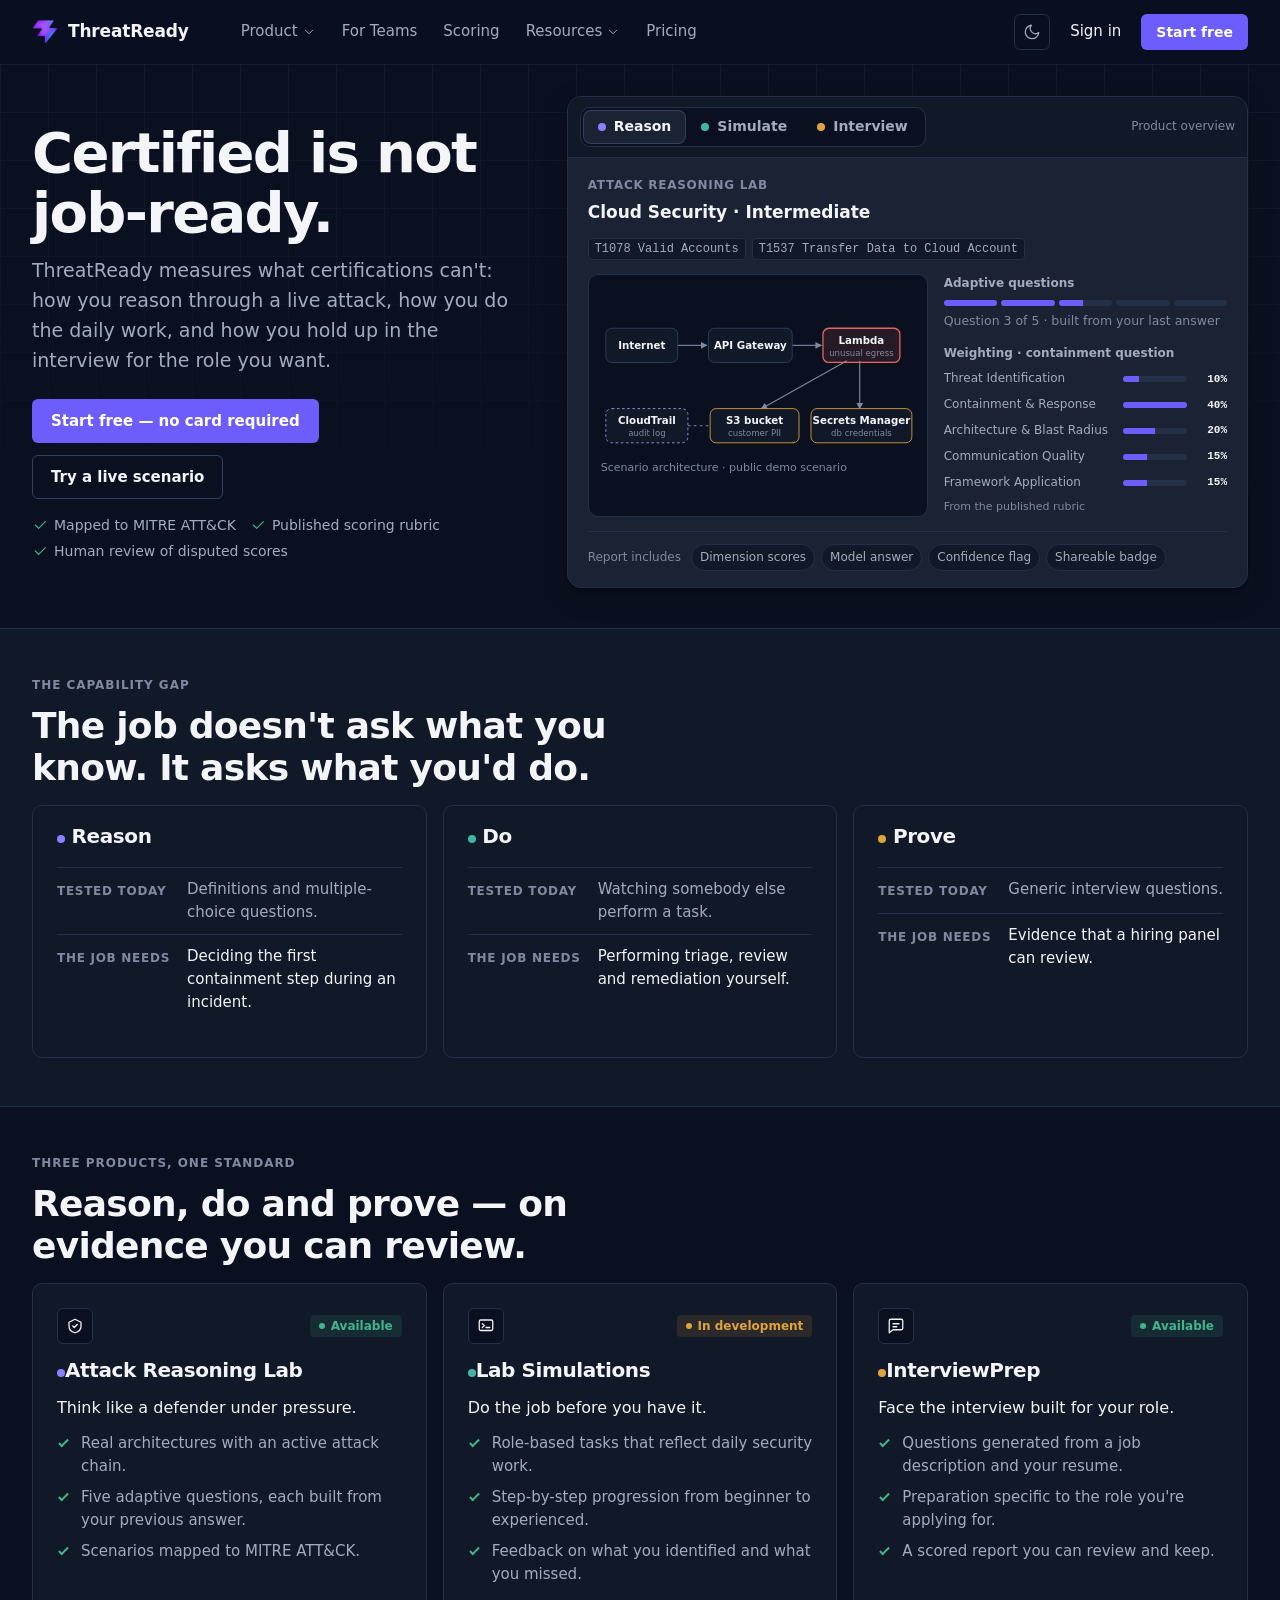
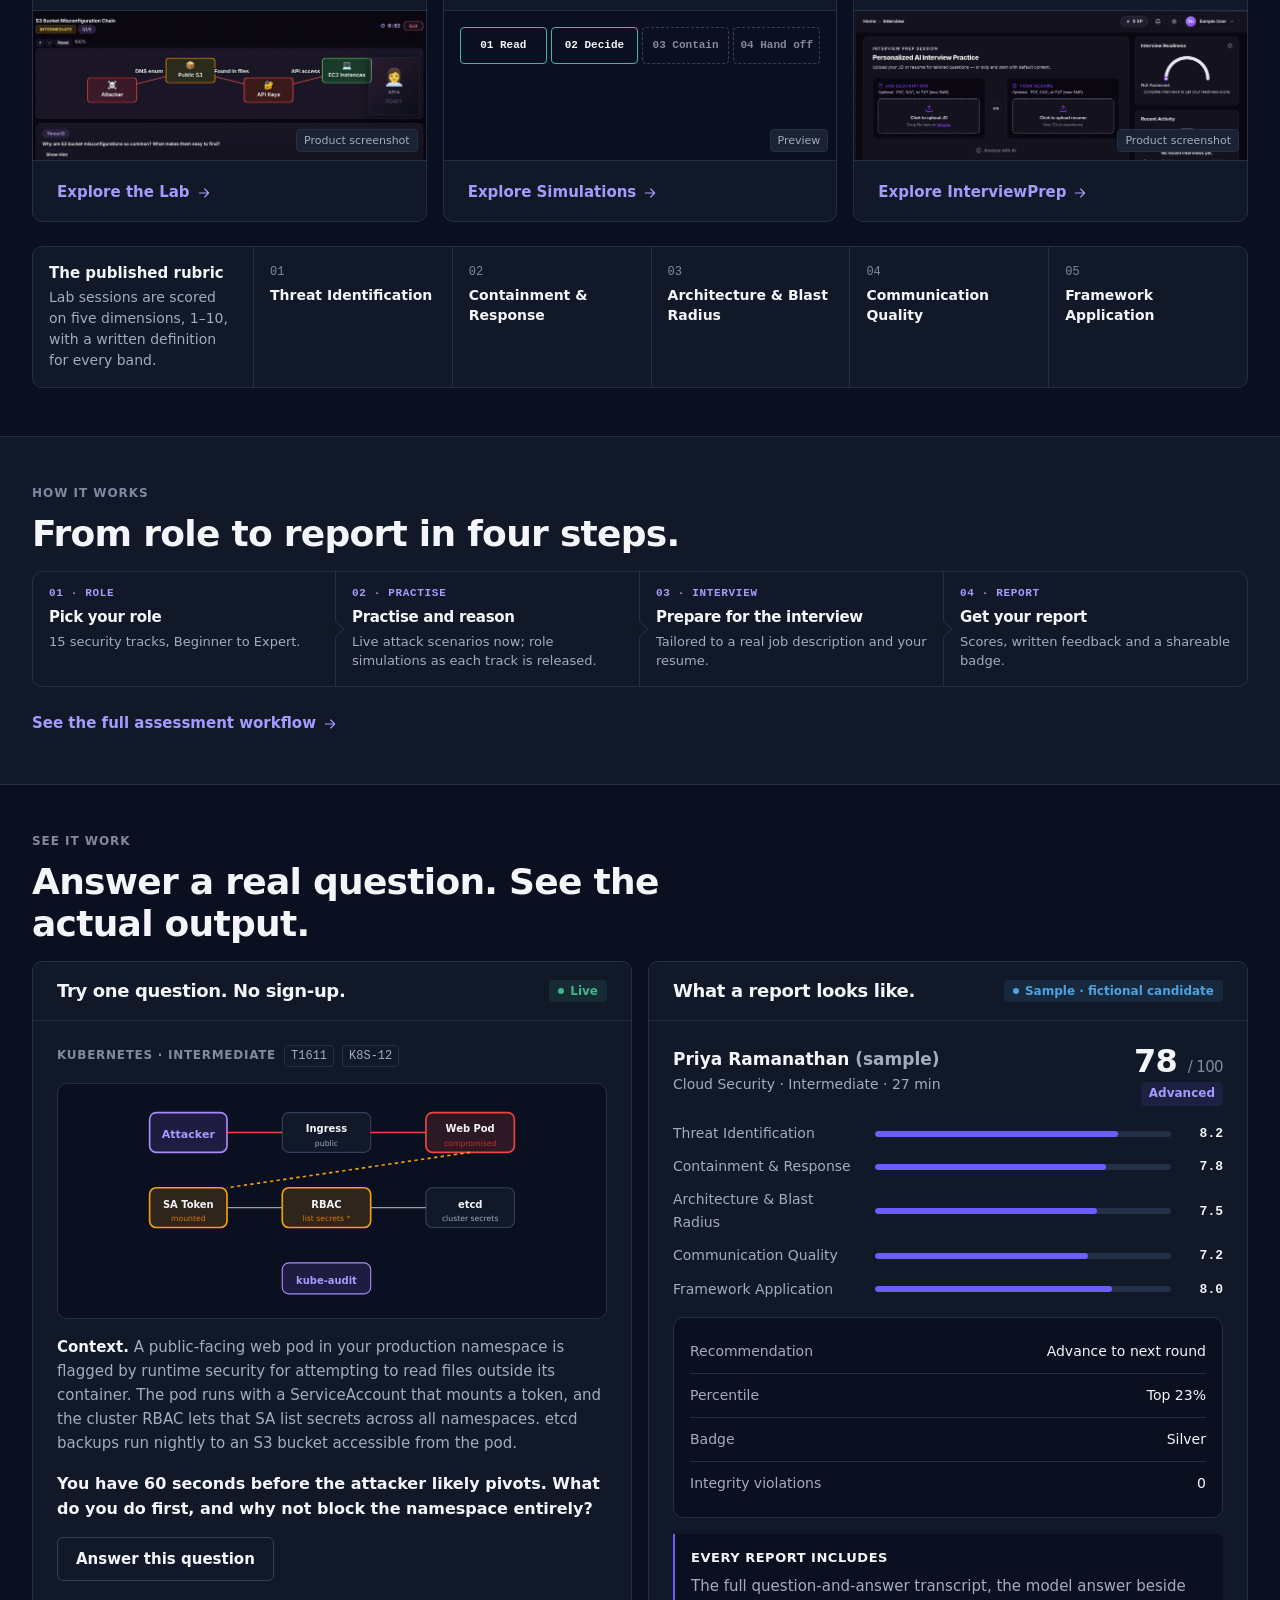
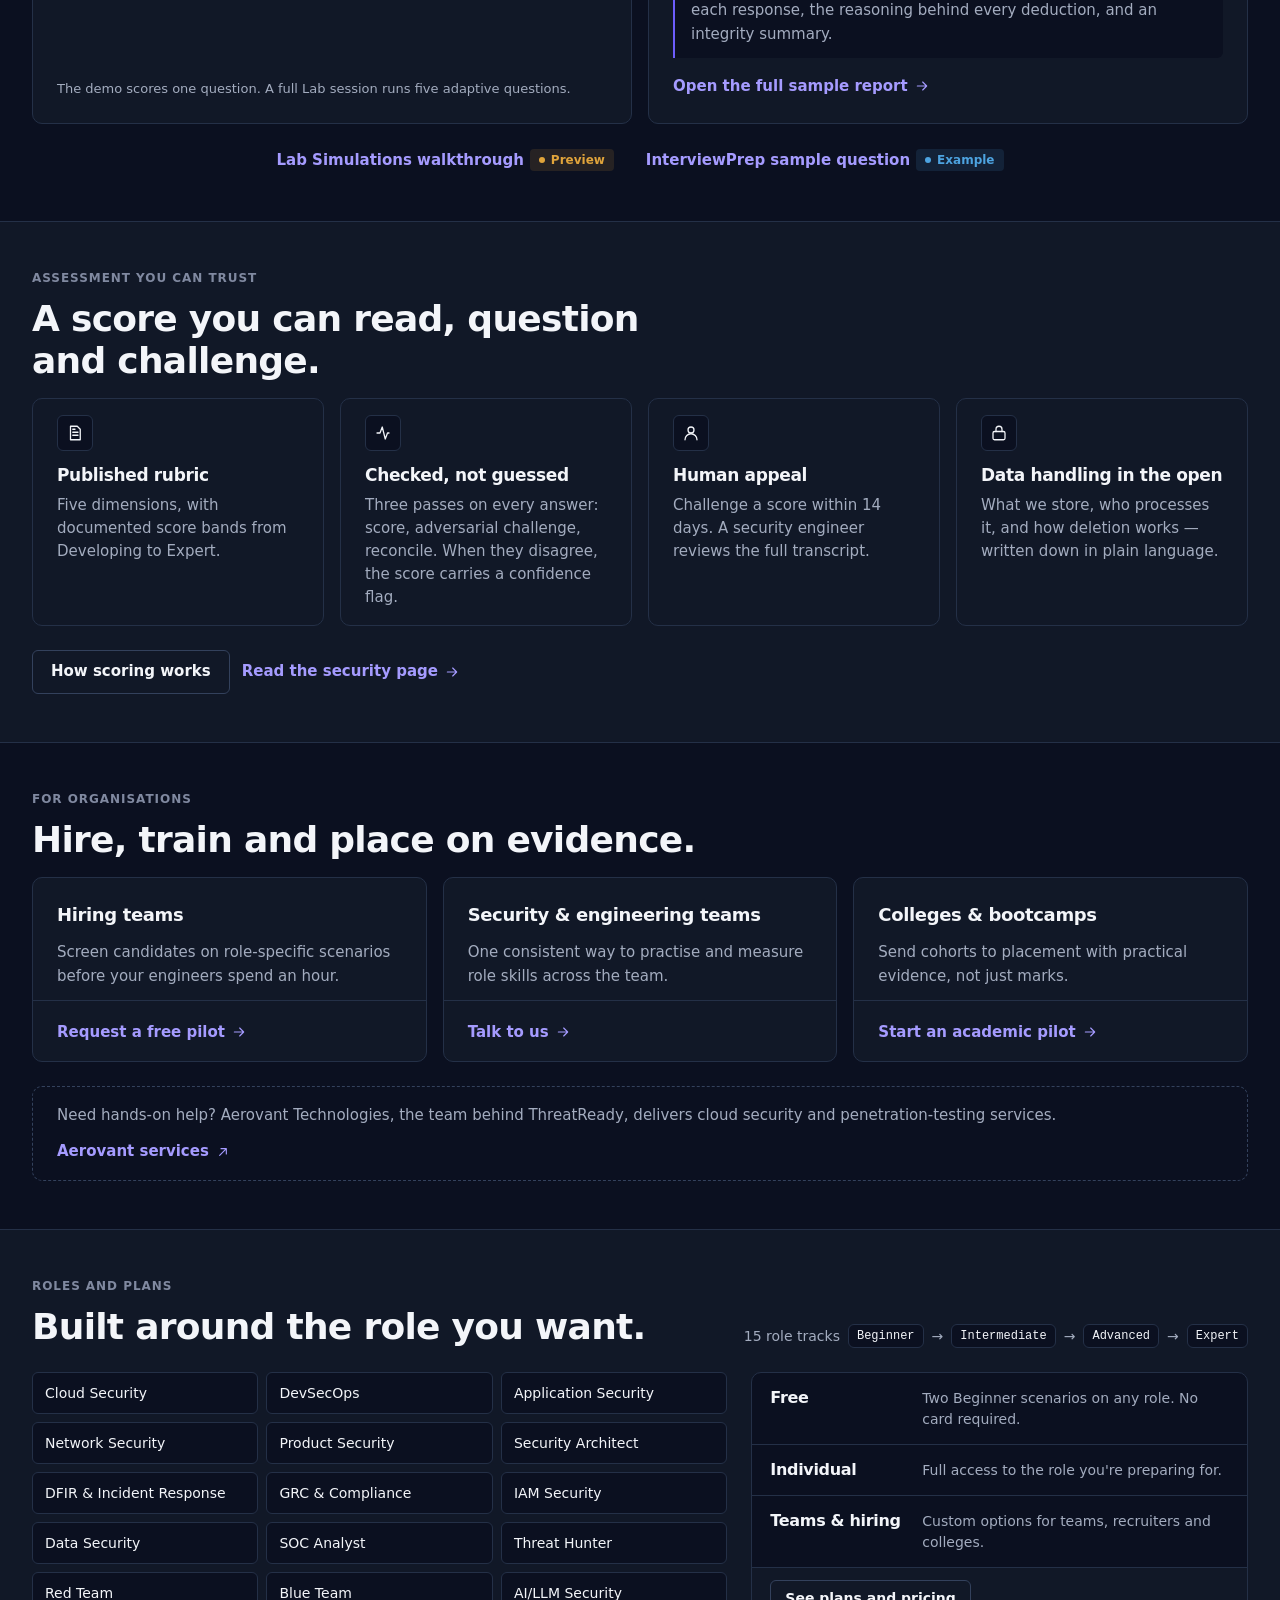
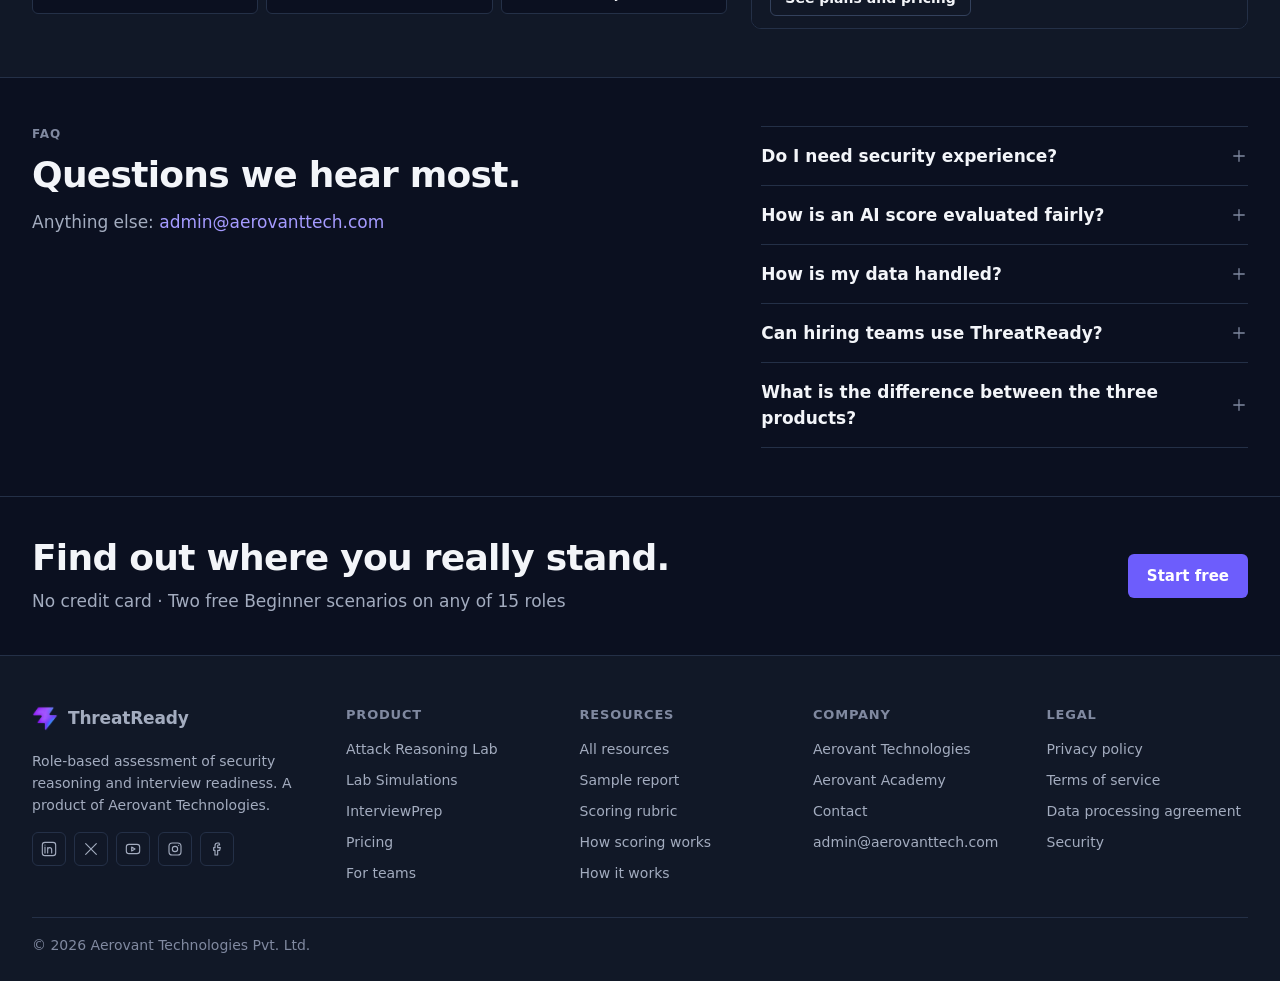
<file: index.html>
<!DOCTYPE html>
<html lang="en">
<head>
<meta charset="UTF-8">
<meta name="viewport" content="width=device-width, initial-scale=1">
<meta http-equiv="Content-Security-Policy" content="default-src 'self'; script-src 'self' 'sha256-pLwWvcjLaaqgbRUxCC7XN9givw+p6XobD6zlNB+9q08='; style-src 'self' 'unsafe-inline' https://fonts.googleapis.com; font-src 'self' https://fonts.gstatic.com; img-src 'self' data:; connect-src 'self' https://threatready-db.onrender.com; base-uri 'self'; form-action 'self'; object-src 'none'">
<meta name="referrer" content="strict-origin-when-cross-origin">
<meta http-equiv="Permissions-Policy" content="geolocation=(), camera=(), microphone=(self), payment=(), usb=(), interest-cohort=()">
<script>try{if(localStorage.getItem('tr-theme')==='light')document.documentElement.setAttribute('data-theme','light')}catch(e){}</script>
<title>ThreatReady — Certified is not job-ready</title>
<meta name="description" content="ThreatReady measures how you reason through a live attack, how you do the daily security work, and how you hold up in the interview for the role you want. Start free.">
<link rel="canonical" href="https://threatready.io/">
<meta name="theme-color" content="#0B1020">
<meta property="og:type" content="website">
<meta property="og:site_name" content="ThreatReady">
<meta property="og:url" content="https://threatready.io/">
<meta property="og:title" content="ThreatReady — Certified is not job-ready">
<meta property="og:description" content="Attack Reasoning Lab, Lab Simulations and InterviewPrep — role-based security assessment scored against a published rubric.">
<meta property="og:image" content="https://threatready.io/threatready-logo.png">
<meta name="twitter:card" content="summary">
<link rel="icon" type="image/x-icon" href="favicon.ico">
<link rel="icon" type="image/png" sizes="32x32" href="favicon-32.png">
<link rel="icon" type="image/png" sizes="16x16" href="favicon-16.png">
<link rel="apple-touch-icon" href="favicon-48.png">
<link rel="preconnect" href="https://fonts.googleapis.com">
<link rel="preconnect" href="https://fonts.gstatic.com" crossorigin>
<link rel="stylesheet" href="https://fonts.googleapis.com/css2?family=Inter:wght@400;500;600;700&family=JetBrains+Mono:wght@400;600&display=swap">
<link rel="stylesheet" href="assets/css/site.css">
<script type="application/ld+json">
{"@context":"https://schema.org","@type":"Organization","name":"ThreatReady","legalName":"Aerovant Technologies Pvt Ltd","url":"https://threatready.io","logo":"https://threatready.io/threatready-logo.png","parentOrganization":{"@type":"Organization","name":"Aerovant Technologies","url":"https://aerovanttech.com/"}}
</script>
<script type="application/ld+json">
{"@context":"https://schema.org","@type":"FAQPage","mainEntity":[
{"@type":"Question","name":"Do I need security experience?","acceptedAnswer":{"@type":"Answer","text":"No. Every role track starts at Beginner, and the free trial includes two Beginner scenarios on any of the 15 tracks, with no card required. Levels then step up through Intermediate, Advanced and Expert."}},
{"@type":"Question","name":"How is an AI score evaluated fairly?","acceptedAnswer":{"@type":"Answer","text":"Every answer goes through three passes — Evaluator, Challenger and Reconciler — against a published rubric with written definitions for every score band. When the passes disagree, the score carries a confidence flag. You can dispute any score within 14 days and a security engineer reviews it."}},
{"@type":"Question","name":"How is my data handled?","acceptedAnswer":{"@type":"Answer","text":"Assessment answers are sent to Anthropic's Claude API for scoring; Anthropic does not train models on API inputs. Deleting your account removes your personal data within 30 days. The Privacy Policy and Security page cover the details."}},
{"@type":"Question","name":"Can hiring teams use ThreatReady?","acceptedAnswer":{"@type":"Answer","text":"Yes. Teams start with a free pilot: we set up role-specific assessments for your candidates and share the scored reports. We respond to pilot requests within one business day."}},
{"@type":"Question","name":"What is the difference between the three products?","acceptedAnswer":{"@type":"Answer","text":"Attack Reasoning Lab tests how you think through an attack. Lab Simulations, in development and releasing one track at a time, will test whether you can do the daily work of a role. InterviewPrep tests how you perform in an interview built from a real job description and your resume."}}
]}
</script>
</head>
<body>
<!-- @nav -->
<a class="skip" href="#main">Skip to content</a>
<header class="nav" id="top">
  <div class="wrap nav-in">
    <a class="brand" href="index.html" aria-label="ThreatReady home"><img src="logo-sm.png" width="26" height="25" alt="">ThreatReady</a>
    <nav aria-label="Primary">
      <ul class="nav-links">
        <li>
          <button class="nav-link" type="button" data-menu aria-expanded="false" aria-controls="menu-product">Product <svg viewBox="0 0 24 24" aria-hidden="true" class="icon"><path d="M6 9l6 6 6-6"/></svg></button>
          <ul class="menu" id="menu-product">
            <li><a href="attack-reasoning-lab.html"><span class="dot dot-lab"></span><span><span class="mi-t">Attack Reasoning Lab</span><span class="mi-d">Reason through a live attack chain</span></span></a></li>
            <li><a href="lab-simulations.html"><span class="dot dot-sim"></span><span><span class="mi-t">Lab Simulations</span><span class="mi-d">Role-based daily work · in development</span></span></a></li>
            <li><a href="interviewprep.html"><span class="dot dot-int"></span><span><span class="mi-t">InterviewPrep</span><span class="mi-d">An interview built from a real job description</span></span></a></li>
          </ul>
        </li>
        <li><a class="nav-link" href="pilot.html">For Teams</a></li>
        <li><a class="nav-link" href="transparent-scoring.html">Scoring</a></li>
        <li>
          <button class="nav-link" type="button" data-menu aria-expanded="false" aria-controls="menu-resources">Resources <svg viewBox="0 0 24 24" aria-hidden="true" class="icon"><path d="M6 9l6 6 6-6"/></svg></button>
          <ul class="menu" id="menu-resources">
            <li><a href="resources.html"><span><span class="mi-t">All resources</span><span class="mi-d">Reports, rubric, workflow and trust documents</span></span></a></li>
            <li><a href="sample-report.html"><span><span class="mi-t">Sample report</span><span class="mi-d">A fictional candidate, the real format</span></span></a></li>
            <li><a href="rubric.html"><span><span class="mi-t">Scoring rubric</span><span class="mi-d">Five dimensions and score bands</span></span></a></li>
            <li><a href="how-it-works.html"><span><span class="mi-t">How it works</span><span class="mi-d">From role selection to report</span></span></a></li>
            <li><a href="security.html"><span><span class="mi-t">Security</span><span class="mi-d">How we protect your data</span></span></a></li>
            <li><a href="contact.html"><span><span class="mi-t">Contact</span><span class="mi-d">Sales, support, privacy and security</span></span></a></li>
          </ul>
        </li>
        <li><a class="nav-link" href="pricing.html">Pricing</a></li>
      </ul>
    </nav>
    <div class="nav-cta">
      <button class="theme-btn" type="button" data-theme-toggle aria-label="Switch to light theme">
        <svg class="icon i-moon" viewBox="0 0 24 24" aria-hidden="true"><path d="M21 12.8A9 9 0 1111.2 3a7 7 0 009.8 9.8z"/></svg>
        <svg class="icon i-sun" viewBox="0 0 24 24" aria-hidden="true"><circle cx="12" cy="12" r="4"/><path d="M12 2v2M12 20v2M4.9 4.9l1.4 1.4M17.7 17.7l1.4 1.4M2 12h2M20 12h2M4.9 19.1l1.4-1.4M17.7 6.3l1.4-1.4"/></svg>
      </button>
      <a class="nav-link nav-signin" href="https://threatready.io/app/">Sign in</a>
      <a class="btn btn-primary btn-sm" href="https://threatready.io/app/auth?mode=signup&plan=free">Start free</a>
      <button class="nav-toggle" type="button" aria-expanded="false" aria-controls="drawer" aria-label="Open menu">
        <svg class="icon i-open" viewBox="0 0 24 24" aria-hidden="true"><path d="M4 7h16M4 12h16M4 17h16"/></svg>
        <svg class="icon i-close" viewBox="0 0 24 24" aria-hidden="true" style="display:none"><path d="M6 6l12 12M18 6L6 18"/></svg>
      </button>
    </div>
  </div>
  <div class="drawer" id="drawer">
    <h3>Product</h3>
    <ul>
      <li><a href="attack-reasoning-lab.html">Attack Reasoning Lab</a></li>
      <li><a href="lab-simulations.html">Lab Simulations <span class="tag tag-soon" style="margin-left:8px">In development</span></a></li>
      <li><a href="interviewprep.html">InterviewPrep</a></li>
    </ul>
    <h3>Company</h3>
    <ul>
      <li><a href="pilot.html">For Teams</a></li>
      <li><a href="transparent-scoring.html">Scoring</a></li>
      <li><a href="pricing.html">Pricing</a></li>
      <li><a href="contact.html">Contact</a></li>
    </ul>
    <h3>Resources</h3>
    <ul>
      <li><a href="resources.html">All resources</a></li>
      <li><a href="sample-report.html">Sample report</a></li>
      <li><a href="rubric.html">Scoring rubric</a></li>
      <li><a href="how-it-works.html">How it works</a></li>
      <li><a href="security.html">Security</a></li>
    </ul>
    <div class="drawer-cta">
      <a class="btn btn-primary" href="https://threatready.io/app/auth?mode=signup&plan=free">Start free</a>
      <a class="btn btn-secondary" href="https://threatready.io/app/">Sign in</a>
    </div>
  </div>
</header>
<!-- /@nav -->

<main id="main">

<!-- 1 · HERO -->
<section class="hero backdrop" aria-labelledby="hero-h">
  <div class="wrap hero-grid">
    <div>
      <h1 class="h1" id="hero-h">Certified is not job-ready.</h1>
      <p class="lead">ThreatReady measures what certifications can't: how you reason through a live attack, how you do the daily work, and how you hold up in the interview for the role you want.</p>
      <div class="hero-ctas">
        <a class="btn btn-primary" href="https://threatready.io/app/auth?mode=signup&amp;plan=free">Start free — no card required</a>
        <a class="btn btn-secondary" href="#demo">Try a live scenario</a>
      </div>
      <p class="trust-line">
        <span><svg class="icon" viewBox="0 0 24 24" aria-hidden="true"><path d="M5 12l5 5L20 7"/></svg>Mapped to MITRE ATT&amp;CK</span>
        <span><svg class="icon" viewBox="0 0 24 24" aria-hidden="true"><path d="M5 12l5 5L20 7"/></svg>Published scoring rubric</span>
        <span><svg class="icon" viewBox="0 0 24 24" aria-hidden="true"><path d="M5 12l5 5L20 7"/></svg>Human review of disputed scores</span>
      </p>
    </div>

    <div class="showcase" aria-label="ThreatReady product overview">
      <div class="sc-bar">
        <div class="sc-tabs" role="tablist" aria-label="Products">
          <button class="sc-tab" role="tab" id="t-reason" aria-controls="p-reason" aria-selected="true"><span class="dot dot-lab" aria-hidden="true"></span>Reason</button>
          <button class="sc-tab" role="tab" id="t-sim" aria-controls="p-sim" aria-selected="false" tabindex="-1"><span class="dot dot-sim" aria-hidden="true"></span>Simulate</button>
          <button class="sc-tab" role="tab" id="t-int" aria-controls="p-int" aria-selected="false" tabindex="-1"><span class="dot dot-int" aria-hidden="true"></span>Interview</button>
        </div>
        <span class="sc-note">Product overview</span>
      </div>

      <div class="sc-panels">
        <!-- REASON -->
        <div class="sc-panel" role="tabpanel" id="p-reason" aria-labelledby="t-reason" tabindex="0">
          <div class="sc-head">
            <div>
              <p class="sc-kicker">Attack Reasoning Lab</p>
              <p class="sc-title">Cloud Security · Intermediate</p>
            </div>
            <div class="sc-tags"><span class="mitre">T1078 Valid Accounts</span><span class="mitre">T1537 Transfer Data to Cloud Account</span></div>
          </div>
          <div class="sc-grid">
            <figure class="sc-arch">
              <svg viewBox="0 0 372 160" role="img" aria-label="Scenario architecture: requests from the internet reach a Lambda function through an API gateway. The Lambda's role can read an S3 bucket with customer data and Secrets Manager. CloudTrail keeps the audit log.">
                <defs><marker id="ah" viewBox="0 0 8 8" refX="7" refY="4" markerWidth="6" markerHeight="6" orient="auto"><path d="M0 0L8 4L0 8z" class="a-arrowhead"/></marker></defs>
                <g class="a-edge"><path d="M92 32H126" marker-end="url(#ah)"/><path d="M226 32H260" marker-end="url(#ah)"/><path d="M290 50L190 106" marker-end="url(#ah)"/><path d="M305 50V106" marker-end="url(#ah)"/></g>
                <g class="a-edge a-edge-dash"><path d="M104 126H128"/></g>
                <g class="a-node"><rect x="8" y="12" width="84" height="40" rx="7"/><text x="50" y="36">Internet</text></g>
                <g class="a-node"><rect x="128" y="12" width="98" height="40" rx="7"/><text x="177" y="36">API Gateway</text></g>
                <g class="a-node a-hot"><rect x="262" y="12" width="90" height="40" rx="7"/><text x="307" y="30">Lambda</text><text x="307" y="44" class="a-sub">unusual egress</text></g>
                <g class="a-node a-mon"><rect x="8" y="106" width="96" height="40" rx="7"/><text x="56" y="124">CloudTrail</text><text x="56" y="138" class="a-sub">audit log</text></g>
                <g class="a-node a-data"><rect x="130" y="106" width="104" height="40" rx="7"/><text x="182" y="124">S3 bucket</text><text x="182" y="138" class="a-sub">customer PII</text></g>
                <g class="a-node a-data"><rect x="248" y="106" width="118" height="40" rx="7"/><text x="307" y="124">Secrets Manager</text><text x="307" y="138" class="a-sub">db credentials</text></g>
              </svg>
              <figcaption>Scenario architecture · public demo scenario</figcaption>
            </figure>
            <div class="sc-side">
              <p class="sc-label">Adaptive questions</p>
              <ol class="sc-progress" aria-label="Question 3 of 5">
                <li class="done"><span class="sr-only">Question 1 answered</span></li><li class="done"><span class="sr-only">Question 2 answered</span></li><li class="cur"><span class="sr-only">Question 3 in progress</span></li><li><span class="sr-only">Question 4</span></li><li><span class="sr-only">Question 5</span></li>
              </ol>
              <p class="sc-meta">Question 3 of 5 · built from your last answer</p>
              <p class="sc-label" style="margin-top:14px">Weighting · containment question</p>
              <ul class="sc-weights">
                <li><span>Threat Identification</span><i style="--v:10"></i><b>10%</b></li>
                <li><span>Containment &amp; Response</span><i style="--v:40"></i><b>40%</b></li>
                <li><span>Architecture &amp; Blast Radius</span><i style="--v:20"></i><b>20%</b></li>
                <li><span>Communication Quality</span><i style="--v:15"></i><b>15%</b></li>
                <li><span>Framework Application</span><i style="--v:15"></i><b>15%</b></li>
              </ul>
              <p class="sc-src">From the published rubric</p>
            </div>
          </div>
          <div class="sc-foot"><span>Report includes</span><span class="sc-pill">Dimension scores</span><span class="sc-pill">Model answer</span><span class="sc-pill">Confidence flag</span><span class="sc-pill">Shareable badge</span></div>
        </div>

        <!-- SIMULATE -->
        <div class="sc-panel" role="tabpanel" id="p-sim" aria-labelledby="t-sim" tabindex="0" hidden>
          <div class="sc-head">
            <div>
              <p class="sc-kicker">Lab Simulations</p>
              <p class="sc-title">SOC Analyst · Beginner</p>
            </div>
            <span class="tag tag-soon">In development</span>
          </div>
          <div class="sc-steps">
            <div class="sc-step done"><b>01</b><span>Read the alert and sign-in logs</span></div>
            <div class="sc-step cur"><b>02</b><span>Decide: true or false positive — and why</span></div>
            <div class="sc-step"><b>03</b><span>Choose a containment action</span></div>
            <div class="sc-step"><b>04</b><span>Write the hand-off note</span></div>
          </div>
          <div class="sc-cols">
            <div class="sc-box"><p class="sc-label">You identified</p><p class="sc-meta">Feedback lists what you caught, with evidence.</p></div>
            <div class="sc-box"><p class="sc-label">You missed</p><p class="sc-meta">…and what you overlooked, and why it mattered.</p></div>
          </div>
          <div class="sc-row"><span class="sc-label" style="margin:0">Progression</span><span class="lv">Beginner</span><span aria-hidden="true">→</span><span class="lv">Intermediate</span><span aria-hidden="true">→</span><span class="lv">Advanced</span><span aria-hidden="true">→</span><span class="lv">Expert</span></div>
          <div class="sc-foot"><span>Preview of the planned format · released one role track at a time</span></div>
        </div>

        <!-- INTERVIEW -->
        <div class="sc-panel" role="tabpanel" id="p-int" aria-labelledby="t-int" tabindex="0" hidden>
          <div class="sc-head">
            <div>
              <p class="sc-kicker">InterviewPrep</p>
              <p class="sc-title">An interview built from a real job</p>
            </div>
            <span class="tag tag-live">Available</span>
          </div>
          <div class="sc-flow">
            <div class="sc-box"><p class="sc-label">Job description</p><p class="sc-meta">PDF · DOC · TXT, up to 5 MB</p></div>
            <span class="sc-plus" aria-hidden="true">+</span>
            <div class="sc-box"><p class="sc-label">Your resume</p><p class="sc-meta">Optional · tailors the questions</p></div>
            <span class="sc-arrow" aria-hidden="true">→</span>
            <div class="sc-box"><p class="sc-label">Session</p><p class="sc-meta">Duration and difficulty you choose</p></div>
          </div>
          <p class="sc-label" style="margin-top:16px">Modules a session can cover</p>
          <ul class="sc-mods">
            <li><b>Architecture &amp; Design</b><span>Architecture design</span></li>
            <li><b>Incident Simulator</b><span>Incident response</span></li>
            <li><b>Threat Brief</b><span>Crisis communication</span></li>
            <li><b>Threat Hunt</b><span>Log analysis</span></li>
            <li><b>Vuln Vault</b><span>Vulnerability prioritisation</span></li>
          </ul>
          <div class="sc-row"><span class="sc-label" style="margin:0">Difficulty</span><span class="lv">Beginner</span><span class="lv">Intermediate</span><span class="lv">Expert</span><span class="lv">Custom</span></div>
          <div class="sc-foot"><span>Ends with a scored report you can review and keep</span></div>
        </div>
      </div>
    </div>
  </div>
</section>

<!-- 2 · CAPABILITY GAP -->
<section class="section section-alt" aria-labelledby="gap-h">
  <div class="wrap">
    <div class="section-head">
      <span class="eyebrow">The capability gap</span>
      <h2 class="h2" id="gap-h">The job doesn't ask what you know. It asks what you'd do.</h2>
    </div>
    <div class="grid g3">
      <div class="gap-col">
        <h3><span class="dot dot-lab" aria-hidden="true"></span> Reason</h3>
        <dl>
          <div class="gap-row"><dt>Tested today</dt><dd>Definitions and multiple-choice questions.</dd></div>
          <div class="gap-row need"><dt>The job needs</dt><dd>Deciding the first containment step during an incident.</dd></div>
        </dl>
      </div>
      <div class="gap-col">
        <h3><span class="dot dot-sim" aria-hidden="true"></span> Do</h3>
        <dl>
          <div class="gap-row"><dt>Tested today</dt><dd>Watching somebody else perform a task.</dd></div>
          <div class="gap-row need"><dt>The job needs</dt><dd>Performing triage, review and remediation yourself.</dd></div>
        </dl>
      </div>
      <div class="gap-col">
        <h3><span class="dot dot-int" aria-hidden="true"></span> Prove</h3>
        <dl>
          <div class="gap-row"><dt>Tested today</dt><dd>Generic interview questions.</dd></div>
          <div class="gap-row need"><dt>The job needs</dt><dd>Evidence that a hiring panel can review.</dd></div>
        </dl>
      </div>
    </div>
  </div>
</section>

<!-- 3 · PRODUCTS -->
<section class="section" id="products" aria-labelledby="prod-h">
  <div class="wrap">
    <div class="section-head">
      <span class="eyebrow">Three products, one standard</span>
      <h2 class="h2" id="prod-h">Reason, do and prove — on evidence you can review.</h2>
    </div>
    <div class="grid g3">
      <article class="pcard">
        <div class="pcard-body">
          <div class="pcard-top">
            <span class="pcard-ic" aria-hidden="true"><svg class="icon" viewBox="0 0 24 24"><path d="M12 3l8 4v5c0 5-3.5 8-8 9-4.5-1-8-4-8-9V7z"/><path d="M9 12l2 2 4-4"/></svg></span>
            <span class="tag tag-live">Available</span>
          </div>
          <h3><a href="attack-reasoning-lab.html"><span class="dot dot-lab" aria-hidden="true"></span>Attack Reasoning Lab</a></h3>
          <p class="promise">Think like a defender under pressure.</p>
          <ul class="ticks">
            <li>Real architectures with an active attack chain.</li>
            <li>Five adaptive questions, each built from your previous answer.</li>
            <li>Scenarios mapped to MITRE ATT&amp;CK.</li>
          </ul>
        </div>
        <a href="attack-reasoning-lab.html" tabindex="-1" aria-hidden="true" class="pcard-thumb"><img class="shot shot-d" src="assets/img/product/lab-session-dark.webp" alt="" loading="lazy" width="1600" height="829"><img class="shot shot-l" src="assets/img/product/lab-session-light.webp" alt="" loading="lazy" width="1600" height="829"><span class="thumb-tag">Product screenshot</span></a>
        <div class="pcard-foot"><a class="link" href="attack-reasoning-lab.html">Explore the Lab <svg class="icon" viewBox="0 0 24 24" aria-hidden="true"><path d="M5 12h14M13 6l6 6-6 6"/></svg></a></div>
      </article>

      <article class="pcard">
        <div class="pcard-body">
          <div class="pcard-top">
            <span class="pcard-ic" aria-hidden="true"><svg class="icon" viewBox="0 0 24 24"><rect x="3" y="4" width="18" height="14" rx="2"/><path d="M7 9l3 2.5L7 14M12 14h5"/></svg></span>
            <span class="tag tag-soon">In development</span>
          </div>
          <h3><a href="lab-simulations.html"><span class="dot dot-sim" aria-hidden="true"></span>Lab Simulations</a></h3>
          <p class="promise">Do the job before you have it.</p>
          <ul class="ticks">
            <li>Role-based tasks that reflect daily security work.</li>
            <li>Step-by-step progression from beginner to experienced.</li>
            <li>Feedback on what you identified and what you missed.</li>
          </ul>
        </div>
        <a href="lab-simulations.html" tabindex="-1" aria-hidden="true" class="pcard-thumb pcard-thumb-plan"><div class="mini-steps"><span class="on">01 Read</span><span class="on">02 Decide</span><span>03 Contain</span><span>04 Hand off</span></div><span class="thumb-tag">Preview</span></a>
        <div class="pcard-foot"><a class="link" href="lab-simulations.html">Explore Simulations <svg class="icon" viewBox="0 0 24 24" aria-hidden="true"><path d="M5 12h14M13 6l6 6-6 6"/></svg></a></div>
      </article>

      <article class="pcard">
        <div class="pcard-body">
          <div class="pcard-top">
            <span class="pcard-ic" aria-hidden="true"><svg class="icon" viewBox="0 0 24 24"><path d="M21 15a2 2 0 01-2 2H8l-5 4V5a2 2 0 012-2h14a2 2 0 012 2z"/><path d="M8 9h8M8 13h5"/></svg></span>
            <span class="tag tag-live">Available</span>
          </div>
          <h3><a href="interviewprep.html"><span class="dot dot-int" aria-hidden="true"></span>InterviewPrep</a></h3>
          <p class="promise">Face the interview built for your role.</p>
          <ul class="ticks">
            <li>Questions generated from a job description and your resume.</li>
            <li>Preparation specific to the role you're applying for.</li>
            <li>A scored report you can review and keep.</li>
          </ul>
        </div>
        <a href="interviewprep.html" tabindex="-1" aria-hidden="true" class="pcard-thumb"><img class="shot shot-d" src="assets/img/product/iprep-dark.webp" alt="" loading="lazy" width="1600" height="1089"><img class="shot shot-l" src="assets/img/product/iprep-light.webp" alt="" loading="lazy" width="1600" height="1089"><span class="thumb-tag">Product screenshot</span></a>
        <div class="pcard-foot"><a class="link" href="interviewprep.html">Explore InterviewPrep <svg class="icon" viewBox="0 0 24 24" aria-hidden="true"><path d="M5 12h14M13 6l6 6-6 6"/></svg></a></div>
      </article>
    </div>

    <div class="rubric" aria-label="Published scoring rubric">
      <div class="rubric-h"><b>The published rubric</b>Lab sessions are scored on five dimensions, 1–10, with a written definition for every band.</div>
      <div><span>01</span><b>Threat Identification</b></div>
      <div><span>02</span><b>Containment &amp; Response</b></div>
      <div><span>03</span><b>Architecture &amp; Blast Radius</b></div>
      <div><span>04</span><b>Communication Quality</b></div>
      <div><span>05</span><b>Framework Application</b></div>
    </div>
  </div>
</section>

<!-- 4 · HOW IT WORKS -->
<section class="section section-alt" aria-labelledby="how-h">
  <div class="wrap">
    <div class="section-head">
      <span class="eyebrow">How it works</span>
      <h2 class="h2" id="how-h">From role to report in four steps.</h2>
    </div>
    <ol class="pipeline p4">
      <li><span class="p-k">01 · Role</span><h3>Pick your role</h3><p>15 security tracks, Beginner to Expert.</p></li>
      <li><span class="p-k">02 · Practise</span><h3>Practise and reason</h3><p>Live attack scenarios now; role simulations as each track is released.</p></li>
      <li><span class="p-k">03 · Interview</span><h3>Prepare for the interview</h3><p>Tailored to a real job description and your resume.</p></li>
      <li><span class="p-k">04 · Report</span><h3>Get your report</h3><p>Scores, written feedback and a shareable badge.</p></li>
    </ol>
    <div class="section-foot"><a class="link" href="how-it-works.html">See the full assessment workflow <svg class="icon" viewBox="0 0 24 24" aria-hidden="true"><path d="M5 12h14M13 6l6 6-6 6"/></svg></a></div>
  </div>
</section>

<!-- 5 · SEE IT WORK -->
<section class="section" id="demo" aria-labelledby="demo-h">
  <div class="wrap">
    <div class="section-head">
      <span class="eyebrow">See it work</span>
      <h2 class="h2" id="demo-h">Answer a real question. See the actual output.</h2>
    </div>
    <div class="grid g2">

      <div class="panel">
        <div class="panel-h"><h3>Try one question. No sign-up.</h3><span class="tag tag-live">Live</span></div>
        <form class="panel-b" id="demoForm" novalidate>
          <div class="ui-meta" style="margin:0"><span class="ui-label" id="dRole">Loading scenario…</span><span class="mitre" id="dMitre"></span><span class="mitre" id="dId"></span></div>
          <div class="diagram" id="dDiagram"></div>
          <p class="ctx"><b>Context.</b> <span id="dCtx"></span></p>
          <p class="ui-q" id="dScenQuestion" style="margin:0"></p>

          <div id="dCompose">
            <button type="button" class="btn btn-secondary" id="dReveal">Answer this question</button>
            <div id="dAnswerArea" hidden>
              <div class="field">
                <label for="dAns">Your reasoning</label>
                <textarea class="textarea" id="dAns" maxlength="5000" placeholder="What would you do first, and why? Type, or use voice dictation." aria-describedby="dCount dErr"></textarea>
                <div class="field-help"><span>Copy and paste are disabled, as in the product.</span><span id="dCount">0 / 5000</span></div>
                <div class="dvoice-status" id="dVoiceStatus" aria-live="polite"></div>
                <p class="field-err" id="dErr" role="alert" hidden></p>
              </div>
              <div class="demo-actions" style="margin-top:12px">
                <button type="button" class="voice" id="dVoiceBtn" aria-pressed="false">
                  <svg class="icon dvoice-ic-off" viewBox="0 0 24 24" aria-hidden="true"><rect x="9" y="2" width="6" height="12" rx="3"/><path d="M5 10a7 7 0 0014 0M12 17v4"/></svg>
                  <svg class="icon dvoice-ic-on" viewBox="0 0 24 24" aria-hidden="true"><rect x="6" y="6" width="12" height="12" rx="2"/></svg>
                  <span class="dvoice-pulse"></span><span id="dVoiceLabel">Voice answer</span>
                </button>
                <button type="submit" class="btn btn-primary" id="dSubmit">Submit for scoring</button>
              </div>
            </div>
          </div>

          <div class="state" id="dLoading" role="status" hidden><span class="spinner" aria-hidden="true"></span>Scoring your answer against the rubric. This can take up to a minute.</div>

          <div id="dFailed" hidden>
            <div class="state state-err" role="alert"><span id="dFailMsg"></span></div>
            <button type="button" class="btn btn-secondary btn-sm" id="dRetry" style="margin-top:12px">Back to my answer</button>
          </div>

          <div id="dResult" tabindex="-1" hidden>
            <div class="score-h"><span class="ui-label">Scored against the published rubric</span><span class="band" id="dBand"></span></div>
            <p class="score-big" style="margin:8px 0 16px"><span id="dScore">—</span> <small>/ 10</small></p>
            <div class="dims" id="dDims"></div>
            <div class="note" id="dFeedback" style="margin-top:16px" hidden><b>Feedback</b><span></span></div>
            <div class="note" id="dModel" style="margin-top:12px" hidden><b>Model answer</b><span></span></div>
            <div class="demo-actions" style="margin-top:16px">
              <button type="button" class="btn btn-secondary btn-sm" id="dAgain">Try another scenario</button>
              <a class="btn btn-primary btn-sm" href="https://threatready.io/app/auth?mode=signup">Get the full 5-question version</a>
            </div>
          </div>
          <p class="xsmall muted" style="margin-top:auto">The demo scores one question. A full Lab session runs five adaptive questions.</p>
        </form>
      </div>

      <div class="panel">
        <div class="panel-h"><h3>What a report looks like.</h3><span class="tag tag-sample">Sample · fictional candidate</span></div>
        <div class="panel-b">
          <div class="report-id">
            <div><div class="who">Priya Ramanathan <span class="muted">(sample)</span></div><div class="meta">Cloud Security · Intermediate · 27 min</div></div>
            <div style="text-align:right"><div class="score-big">78 <small>/ 100</small></div><span class="band">Advanced</span></div>
          </div>
          <div class="dims" aria-label="Sample dimension scores">
            <div class="dim"><span class="dim-l">Threat Identification</span><span class="dim-bar" aria-hidden="true"><i style="width:82%"></i></span><span class="dim-v">8.2</span></div>
            <div class="dim"><span class="dim-l">Containment &amp; Response</span><span class="dim-bar" aria-hidden="true"><i style="width:78%"></i></span><span class="dim-v">7.8</span></div>
            <div class="dim"><span class="dim-l">Architecture &amp; Blast Radius</span><span class="dim-bar" aria-hidden="true"><i style="width:75%"></i></span><span class="dim-v">7.5</span></div>
            <div class="dim"><span class="dim-l">Communication Quality</span><span class="dim-bar" aria-hidden="true"><i style="width:72%"></i></span><span class="dim-v">7.2</span></div>
            <div class="dim"><span class="dim-l">Framework Application</span><span class="dim-bar" aria-hidden="true"><i style="width:80%"></i></span><span class="dim-v">8.0</span></div>
          </div>
          <div class="ui-box">
            <div class="ui-row"><span class="muted">Recommendation</span><span>Advance to next round</span></div>
            <div class="ui-row"><span class="muted">Percentile</span><span>Top 23%</span></div>
            <div class="ui-row"><span class="muted">Badge</span><span>Silver</span></div>
            <div class="ui-row"><span class="muted">Integrity violations</span><span>0</span></div>
          </div>
          <div class="note"><b>Every report includes</b>The full question-and-answer transcript, the model answer beside each response, the reasoning behind every deduction, and an integrity summary.</div>
          <a class="link" href="sample-report.html" style="margin-top:auto">Open the full sample report <svg class="icon" viewBox="0 0 24 24" aria-hidden="true"><path d="M5 12h14M13 6l6 6-6 6"/></svg></a>
        </div>
      </div>
    </div>
    <div class="below-panels">
      <a class="link" href="lab-simulations.html">Lab Simulations walkthrough <span class="tag tag-soon">Preview</span></a>
      <a class="link" href="interviewprep.html">InterviewPrep sample question <span class="tag tag-sample">Example</span></a>
    </div>
  </div>
</section>

<!-- 6 · TRUST -->
<section class="section section-alt" aria-labelledby="trust-h">
  <div class="wrap">
    <div class="section-head">
      <span class="eyebrow">Assessment you can trust</span>
      <h2 class="h2" id="trust-h">A score you can read, question and challenge.</h2>
    </div>
    <div class="grid g4">
      <div class="trust">
        <span class="pcard-ic" aria-hidden="true"><svg class="icon" viewBox="0 0 24 24"><path d="M6 3h9l4 4v14H6z"/><path d="M9 11h7M9 15h7M9 7h3"/></svg></span>
        <h3>Published rubric</h3><p>Five dimensions, with documented score bands from Developing to Expert.</p>
      </div>
      <div class="trust">
        <span class="pcard-ic" aria-hidden="true"><svg class="icon" viewBox="0 0 24 24"><path d="M4 12h4l3-8 4 16 3-8h2"/></svg></span>
        <h3>Checked, not guessed</h3><p>Three passes on every answer: score, adversarial challenge, reconcile. When they disagree, the score carries a confidence flag.</p>
      </div>
      <div class="trust">
        <span class="pcard-ic" aria-hidden="true"><svg class="icon" viewBox="0 0 24 24"><circle cx="12" cy="8" r="4"/><path d="M4 21a8 8 0 0116 0"/></svg></span>
        <h3>Human appeal</h3><p>Challenge a score within 14 days. A security engineer reviews the full transcript.</p>
      </div>
      <div class="trust">
        <span class="pcard-ic" aria-hidden="true"><svg class="icon" viewBox="0 0 24 24"><rect x="4" y="10" width="16" height="11" rx="2"/><path d="M8 10V7a4 4 0 018 0v3"/></svg></span>
        <h3>Data handling in the open</h3><p>What we store, who processes it, and how deletion works — written down in plain language.</p>
      </div>
    </div>
    <div class="section-foot">
      <a class="btn btn-secondary" href="transparent-scoring.html">How scoring works</a>
      <a class="link" href="security.html">Read the security page <svg class="icon" viewBox="0 0 24 24" aria-hidden="true"><path d="M5 12h14M13 6l6 6-6 6"/></svg></a>
    </div>
  </div>
</section>

<!-- 7 · ORGANISATIONS -->
<section class="section" id="teams" aria-labelledby="org-h">
  <div class="wrap">
    <div class="section-head">
      <span class="eyebrow">For organisations</span>
      <h2 class="h2" id="org-h">Hire, train and place on evidence.</h2>
    </div>
    <div class="grid g3">
      <div class="card org">
        <h3>Hiring teams</h3>
        <p>Screen candidates on role-specific scenarios before your engineers spend an hour.</p>
        <div class="pcard-foot"><a class="link" href="pilot.html#request">Request a free pilot <svg class="icon" viewBox="0 0 24 24" aria-hidden="true"><path d="M5 12h14M13 6l6 6-6 6"/></svg></a></div>
      </div>
      <div class="card org">
        <h3>Security &amp; engineering teams</h3>
        <p>One consistent way to practise and measure role skills across the team.</p>
        <div class="pcard-foot"><a class="link" href="mailto:humanresource@aerovanttech.com?subject=ThreatReady%20for%20our%20team">Talk to us <svg class="icon" viewBox="0 0 24 24" aria-hidden="true"><path d="M5 12h14M13 6l6 6-6 6"/></svg></a></div>
      </div>
      <div class="card org">
        <h3>Colleges &amp; bootcamps</h3>
        <p>Send cohorts to placement with practical evidence, not just marks.</p>
        <div class="pcard-foot"><a class="link" href="pilot.html?type=academic#request">Start an academic pilot <svg class="icon" viewBox="0 0 24 24" aria-hidden="true"><path d="M5 12h14M13 6l6 6-6 6"/></svg></a></div>
      </div>
    </div>
    <div class="service-line">
      <span>Need hands-on help? Aerovant Technologies, the team behind ThreatReady, delivers cloud security and penetration-testing services.</span>
      <a class="link" href="https://aerovanttech.com/" target="_blank" rel="noopener noreferrer">Aerovant services <svg class="icon" viewBox="0 0 24 24" aria-hidden="true"><path d="M7 17L17 7M9 7h8v8"/></svg></a>
    </div>
  </div>
</section>

<!-- 8 · ROLES & PLANS -->
<section class="section section-alt" aria-labelledby="roles-h">
  <div class="wrap">
    <div class="rp-head">
      <div><span class="eyebrow">Roles and plans</span><h2 class="h2" id="roles-h">Built around the role you want.</h2></div>
      <p class="levels" aria-label="15 role tracks, four levels: Beginner, Intermediate, Advanced, Expert"><span>15 role tracks</span><span class="lv">Beginner</span><span aria-hidden="true">→</span><span class="lv">Intermediate</span><span aria-hidden="true">→</span><span class="lv">Advanced</span><span aria-hidden="true">→</span><span class="lv">Expert</span></p>
    </div>
    <div class="rp-grid">
      <ul class="role-grid" aria-label="15 role tracks">
        <li>Cloud Security</li><li>DevSecOps</li><li>Application Security</li><li>Network Security</li><li>Product Security</li>
        <li>Security Architect</li><li>DFIR &amp; Incident Response</li><li>GRC &amp; Compliance</li><li>IAM Security</li><li>Data Security</li>
        <li>SOC Analyst</li><li>Threat Hunter</li><li>Red Team</li><li>Blue Team</li><li>AI/LLM Security</li>
      </ul>
      <div class="plan-list">
        <div class="plan-row"><h3>Free</h3><p>Two Beginner scenarios on any role. No card required.</p></div>
        <div class="plan-row"><h3>Individual</h3><p>Full access to the role you're preparing for.</p></div>
        <div class="plan-row"><h3>Teams &amp; hiring</h3><p>Custom options for teams, recruiters and colleges.</p></div>
        <div class="plan-cta"><a class="btn btn-secondary btn-sm" href="pricing.html">See plans and pricing</a></div>
      </div>
    </div>
  </div>
</section>

<!-- 9 · FAQ + CLOSING -->
<section class="section" id="faq" aria-labelledby="faq-h">
  <div class="wrap split">
    <div>
      <span class="eyebrow">FAQ</span>
      <h2 class="h2" id="faq-h">Questions we hear most.</h2>
      <p class="muted" style="margin-top:12px">Anything else: <a href="mailto:admin@aerovanttech.com">admin@aerovanttech.com</a></p>
    </div>
    <div class="faq">
      <details>
        <summary>Do I need security experience?<svg class="icon" viewBox="0 0 24 24" aria-hidden="true"><path d="M12 5v14M5 12h14"/></svg></summary>
        <div class="faq-a"><p>No. Every role track starts at Beginner, and the free trial includes two Beginner scenarios on any of the 15 tracks, with no card required. Levels then step up through Intermediate, Advanced and Expert.</p></div>
      </details>
      <details>
        <summary>How is an AI score evaluated fairly?<svg class="icon" viewBox="0 0 24 24" aria-hidden="true"><path d="M12 5v14M5 12h14"/></svg></summary>
        <div class="faq-a"><p>Every answer goes through three passes — Evaluator, Challenger and Reconciler — against a published rubric with written definitions for every score band. When the passes disagree, the score carries a confidence flag.</p><p>You can dispute any score within 14 days and a security engineer reviews it. <a href="rubric.html">Read the rubric</a>.</p></div>
      </details>
      <details>
        <summary>How is my data handled?<svg class="icon" viewBox="0 0 24 24" aria-hidden="true"><path d="M12 5v14M5 12h14"/></svg></summary>
        <div class="faq-a"><p>Assessment answers are sent to Anthropic's Claude API for scoring; Anthropic does not train models on API inputs. Deleting your account removes your personal data within 30 days.</p><p>See the <a href="privacy.html">Privacy Policy</a> and <a href="security.html">Security page</a>.</p></div>
      </details>
      <details>
        <summary>Can hiring teams use ThreatReady?<svg class="icon" viewBox="0 0 24 24" aria-hidden="true"><path d="M12 5v14M5 12h14"/></svg></summary>
        <div class="faq-a"><p>Yes. Teams start with a free pilot: we set up role-specific assessments for your candidates and share the scored reports. We respond to pilot requests within one business day. <a href="pilot.html">Request a pilot</a>.</p></div>
      </details>
      <details>
        <summary>What is the difference between the three products?<svg class="icon" viewBox="0 0 24 24" aria-hidden="true"><path d="M12 5v14M5 12h14"/></svg></summary>
        <div class="faq-a"><p>Attack Reasoning Lab tests how you think through an attack. Lab Simulations, in development and releasing one track at a time, will test whether you can do the daily work of a role. InterviewPrep tests how you perform in an interview built from a real job description and your resume. <a href="attack-reasoning-lab.html">Compare the products</a>.</p></div>
      </details>
    </div>
  </div>
</section>

<section class="closing" aria-labelledby="close-h">
  <div class="wrap closing-in">
    <div>
      <h2 class="h2" id="close-h">Find out where you really stand.</h2>
      <p>No credit card · Two free Beginner scenarios on any of 15 roles</p>
    </div>
    <a class="btn btn-primary" href="https://threatready.io/app/auth?mode=signup&amp;plan=free">Start free</a>
  </div>
</section>

</main>

<!-- @footer -->
<footer class="footer">
  <div class="wrap">
    <div class="footer-grid">
      <div class="footer-about">
        <a class="brand" href="index.html"><img src="logo-sm.png" width="26" height="25" alt="">ThreatReady</a>
        <p>Role-based assessment of security reasoning and interview readiness. A product of Aerovant Technologies.</p>
        <div class="social"><a href="https://www.linkedin.com/in/aerovant-technologies/" target="_blank" rel="noopener noreferrer" aria-label="Aerovant Technologies on LinkedIn (opens in a new tab)"><svg class="icon" viewBox="0 0 24 24" aria-hidden="true"><path d="M6 9v9M6 6v.01M10 18v-5a3 3 0 016 0v5M10 10v8"/><rect x="2" y="2" width="20" height="20" rx="4"/></svg></a><a href="https://x.com/aerovant_tech" target="_blank" rel="noopener noreferrer" aria-label="Aerovant Technologies on X (opens in a new tab)"><svg class="icon" viewBox="0 0 24 24" aria-hidden="true"><path d="M4 4l16 16M20 4L4 20"/></svg></a><a href="https://www.youtube.com/@aerovanttechnologies" target="_blank" rel="noopener noreferrer" aria-label="Aerovant Technologies on YouTube (opens in a new tab)"><svg class="icon" viewBox="0 0 24 24" aria-hidden="true"><rect x="2" y="5" width="20" height="14" rx="4"/><path d="M10 9l5 3-5 3z"/></svg></a><a href="https://www.instagram.com/aerovant_technologies" target="_blank" rel="noopener noreferrer" aria-label="Aerovant Technologies on Instagram (opens in a new tab)"><svg class="icon" viewBox="0 0 24 24" aria-hidden="true"><rect x="3" y="3" width="18" height="18" rx="5"/><circle cx="12" cy="12" r="4"/><path d="M17.5 6.5v.01"/></svg></a><a href="https://www.facebook.com/people/Aerovant-Technologies/61587139213075/" target="_blank" rel="noopener noreferrer" aria-label="Aerovant Technologies on Facebook (opens in a new tab)"><svg class="icon" viewBox="0 0 24 24" aria-hidden="true"><path d="M15 3h-2a4 4 0 00-4 4v3H7v4h2v7h4v-7h3l1-4h-4V7a1 1 0 011-1h2z"/></svg></a></div>
      </div>
      <nav aria-labelledby="f-product"><h2 id="f-product">Product</h2><ul><li><a href="attack-reasoning-lab.html">Attack Reasoning Lab</a></li><li><a href="lab-simulations.html">Lab Simulations</a></li><li><a href="interviewprep.html">InterviewPrep</a></li><li><a href="pricing.html">Pricing</a></li><li><a href="pilot.html">For teams</a></li></ul></nav>
      <nav aria-labelledby="f-resources"><h2 id="f-resources">Resources</h2><ul><li><a href="resources.html" target="_blank" rel="noopener noreferrer">All resources<span class="sr-only"> (opens in a new tab)</span></a></li><li><a href="sample-report.html" target="_blank" rel="noopener noreferrer">Sample report<span class="sr-only"> (opens in a new tab)</span></a></li><li><a href="rubric.html" target="_blank" rel="noopener noreferrer">Scoring rubric<span class="sr-only"> (opens in a new tab)</span></a></li><li><a href="transparent-scoring.html" target="_blank" rel="noopener noreferrer">How scoring works<span class="sr-only"> (opens in a new tab)</span></a></li><li><a href="how-it-works.html" target="_blank" rel="noopener noreferrer">How it works<span class="sr-only"> (opens in a new tab)</span></a></li></ul></nav>
      <nav aria-labelledby="f-company"><h2 id="f-company">Company</h2><ul><li><a href="https://aerovanttech.com/" target="_blank" rel="noopener noreferrer">Aerovant Technologies<span class="sr-only"> (opens in a new tab)</span></a></li><li><a href="https://aerovantacademy.com/" target="_blank" rel="noopener noreferrer">Aerovant Academy<span class="sr-only"> (opens in a new tab)</span></a></li><li><a href="contact.html" target="_blank" rel="noopener noreferrer">Contact<span class="sr-only"> (opens in a new tab)</span></a></li><li><a href="mailto:admin@aerovanttech.com" target="_blank" rel="noopener noreferrer">admin@aerovanttech.com<span class="sr-only"> (opens in a new tab)</span></a></li></ul></nav>
      <nav aria-labelledby="f-legal"><h2 id="f-legal">Legal</h2><ul><li><a href="privacy.html" target="_blank" rel="noopener noreferrer">Privacy policy<span class="sr-only"> (opens in a new tab)</span></a></li><li><a href="terms.html" target="_blank" rel="noopener noreferrer">Terms of service<span class="sr-only"> (opens in a new tab)</span></a></li><li><a href="dpa.html" target="_blank" rel="noopener noreferrer">Data processing agreement<span class="sr-only"> (opens in a new tab)</span></a></li><li><a href="security.html" target="_blank" rel="noopener noreferrer">Security<span class="sr-only"> (opens in a new tab)</span></a></li></ul></nav>
    </div>
    <div class="footer-bottom">
      <span>&copy; <span data-year>2026</span> Aerovant Technologies Pvt. Ltd.</span>
    </div>
  </div>
</footer>
<!-- /@footer -->

<script src="assets/js/site.js" defer></script>
<script src="assets/js/demo-scenarios.js" defer></script>
<script src="assets/js/demo.js" defer></script>
<script src="assets/js/voice.js" defer></script>
</body>
</html>
</file>
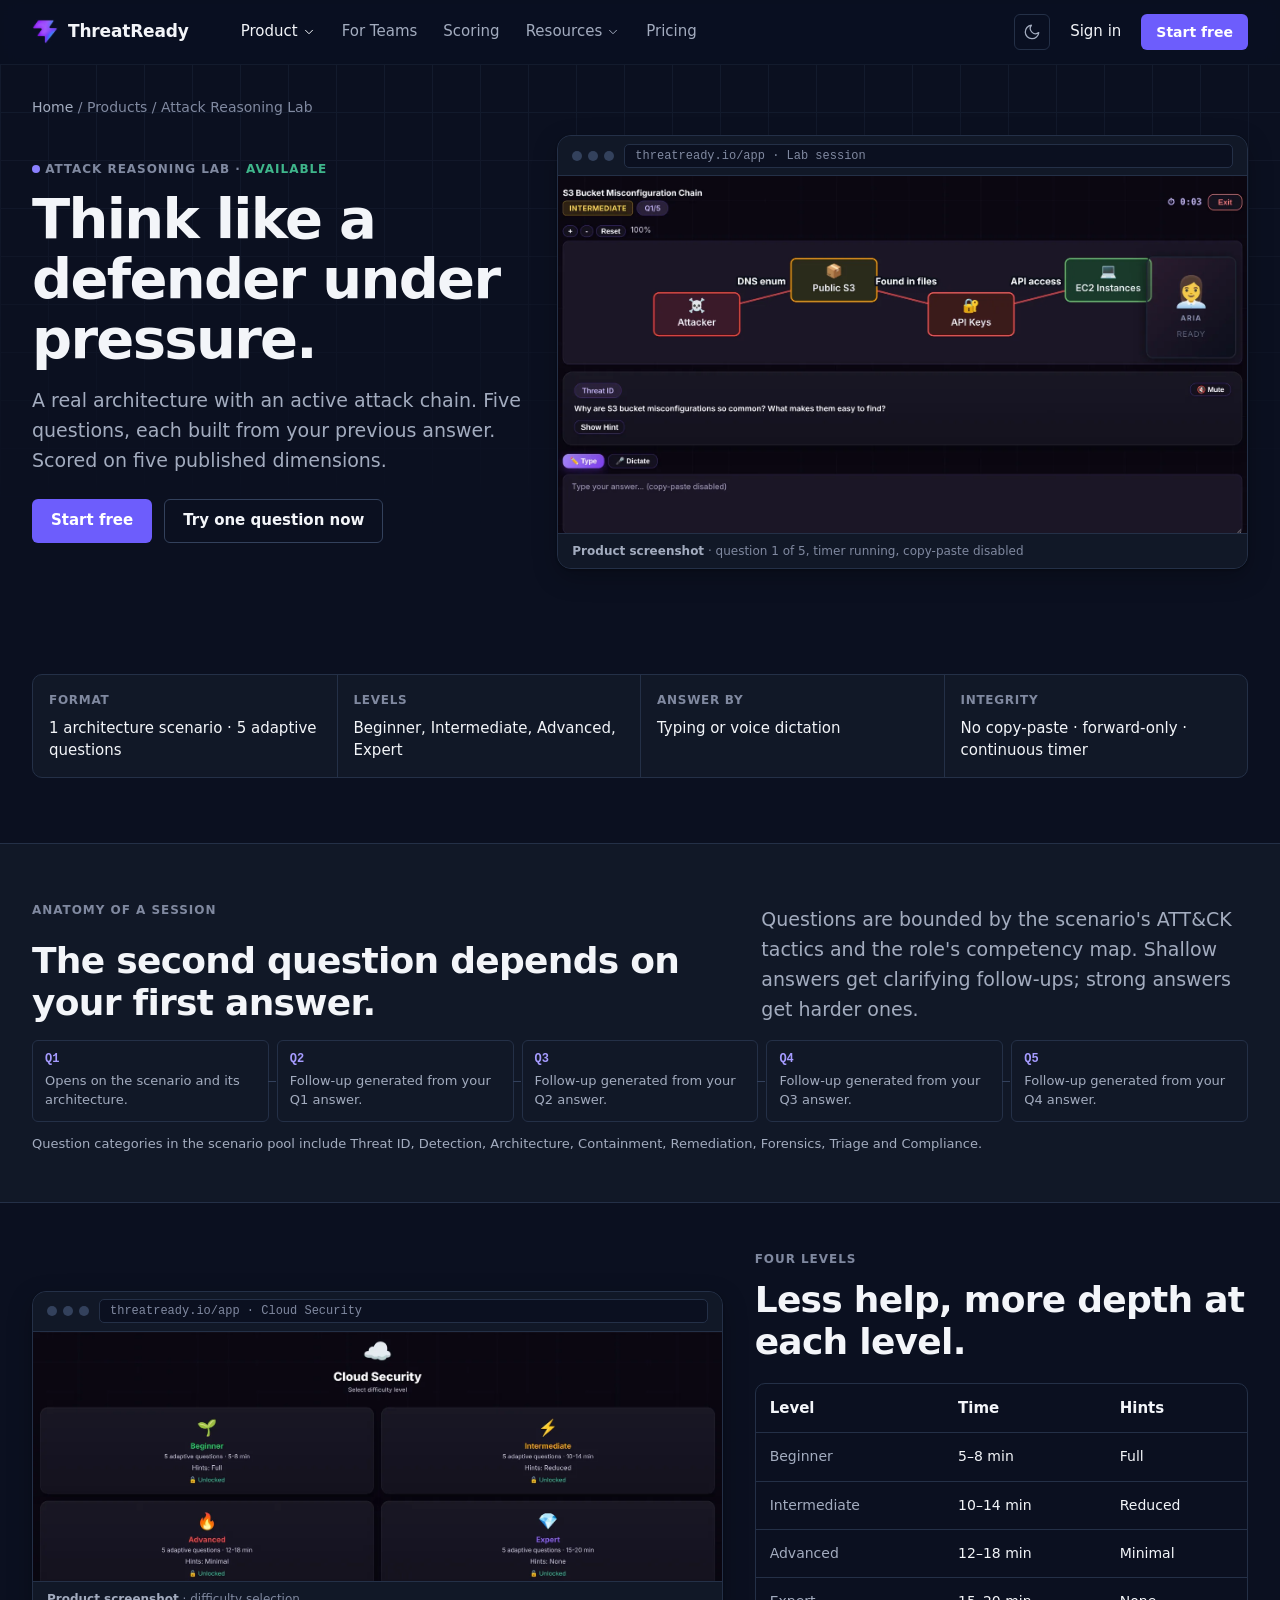
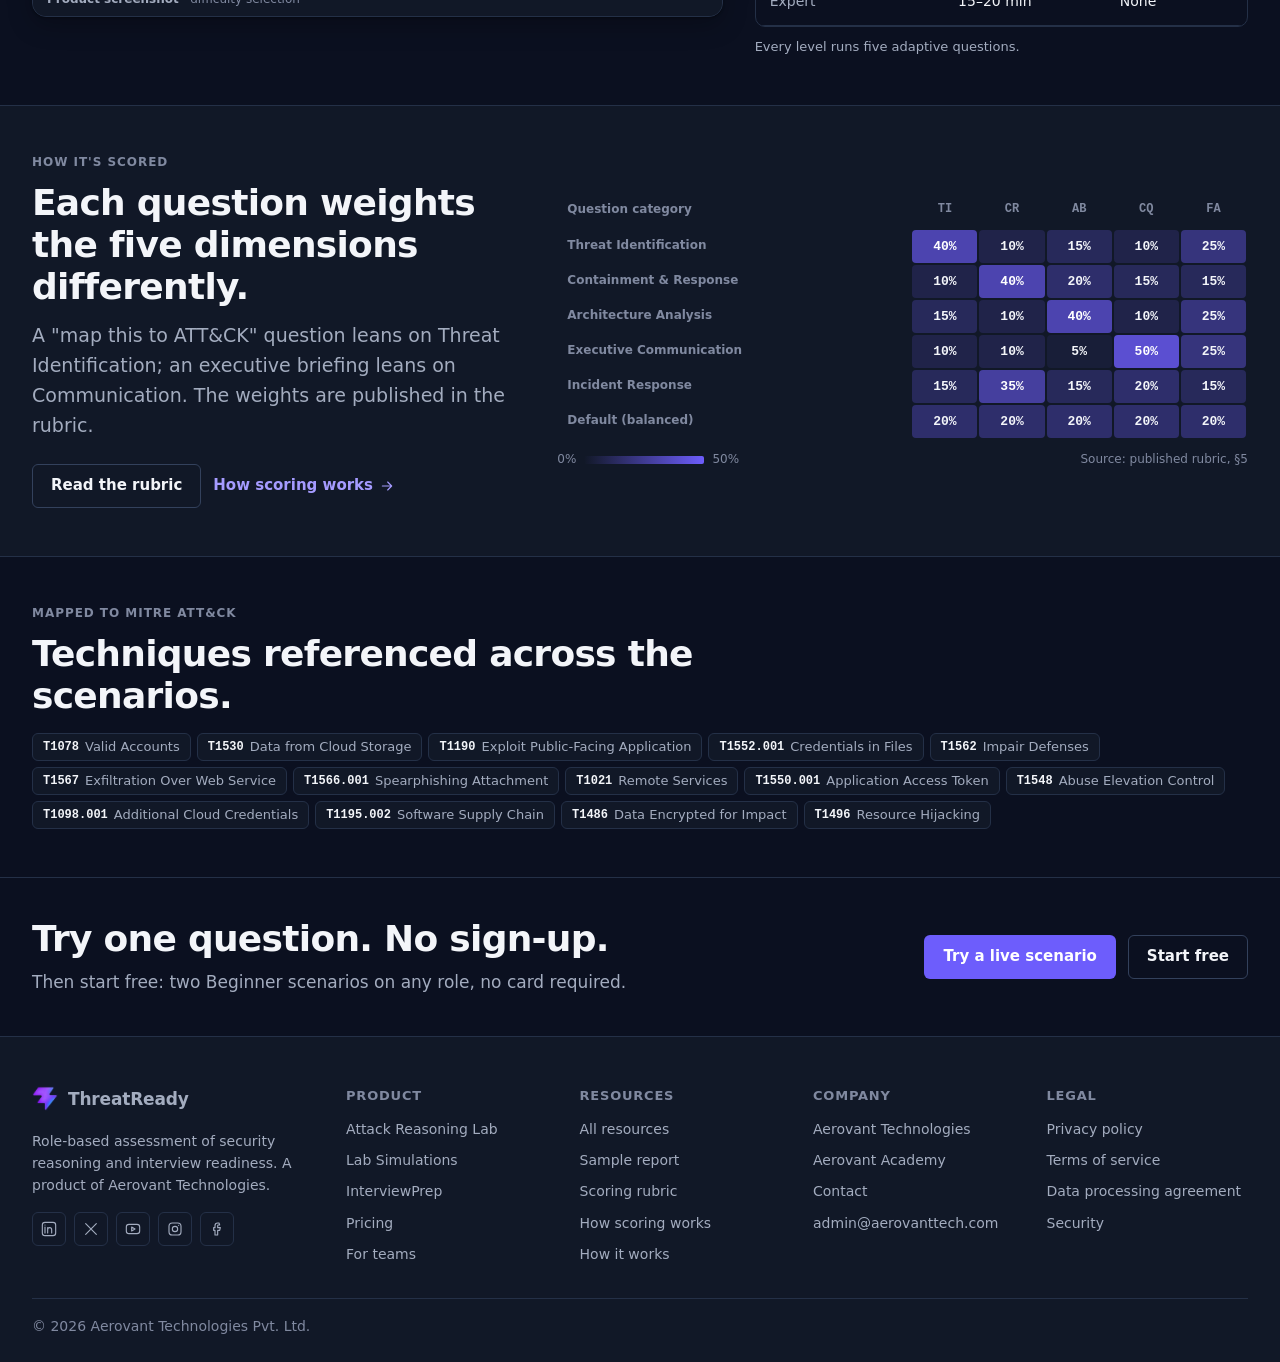
<file: attack-reasoning-lab.html>
<!DOCTYPE html>
<html lang="en">
<head>
<meta charset="UTF-8">
<meta name="viewport" content="width=device-width, initial-scale=1">
<meta http-equiv="Content-Security-Policy" content="default-src 'self'; script-src 'self' 'sha256-pLwWvcjLaaqgbRUxCC7XN9givw+p6XobD6zlNB+9q08='; style-src 'self' 'unsafe-inline' https://fonts.googleapis.com; font-src 'self' https://fonts.gstatic.com; img-src 'self' data:; connect-src 'self'; base-uri 'self'; form-action 'self'; object-src 'none'">
<meta name="referrer" content="strict-origin-when-cross-origin">
<meta http-equiv="Permissions-Policy" content="geolocation=(), camera=(), microphone=(self), payment=(), usb=(), interest-cohort=()">
<script>try{if(localStorage.getItem('tr-theme')==='light')document.documentElement.setAttribute('data-theme','light')}catch(e){}</script>
<title>Attack Reasoning Lab — adaptive attack-reasoning assessment · ThreatReady</title>
<meta name="description" content="Reason through a real architecture with an active attack chain. Five adaptive questions, four levels, scored on five published dimensions and mapped to MITRE ATT&CK.">
<link rel="canonical" href="https://threatready.io/attack-reasoning-lab.html">
<meta name="theme-color" content="#0B1020">
<meta property="og:type" content="website">
<meta property="og:site_name" content="ThreatReady">
<meta property="og:url" content="https://threatready.io/attack-reasoning-lab.html">
<meta property="og:title" content="Attack Reasoning Lab — adaptive attack-reasoning assessment · ThreatReady">
<meta property="og:description" content="Reason through a real architecture with an active attack chain. Five adaptive questions, four levels, scored on five published dimensions and mapped to MITRE ATT&CK.">
<meta property="og:image" content="https://threatready.io/threatready-logo.png">
<meta name="twitter:card" content="summary">
<link rel="icon" type="image/x-icon" href="favicon.ico">
<link rel="icon" type="image/png" sizes="32x32" href="favicon-32.png">
<link rel="apple-touch-icon" href="favicon-48.png">
<link rel="preconnect" href="https://fonts.googleapis.com">
<link rel="preconnect" href="https://fonts.gstatic.com" crossorigin>
<link rel="stylesheet" href="https://fonts.googleapis.com/css2?family=Inter:wght@400;500;600;700&family=JetBrains+Mono:wght@400;600&display=swap">
<link rel="stylesheet" href="assets/css/site.css">

</head>
<body data-nav="product">
<!-- @nav -->
<a class="skip" href="#main">Skip to content</a>
<header class="nav" id="top">
  <div class="wrap nav-in">
    <a class="brand" href="index.html" aria-label="ThreatReady home"><img src="logo-sm.png" width="26" height="25" alt="">ThreatReady</a>
    <nav aria-label="Primary">
      <ul class="nav-links">
        <li>
          <button class="nav-link" type="button" data-menu aria-expanded="false" aria-controls="menu-product" aria-current="page">Product <svg viewBox="0 0 24 24" aria-hidden="true" class="icon"><path d="M6 9l6 6 6-6"/></svg></button>
          <ul class="menu" id="menu-product">
            <li><a href="attack-reasoning-lab.html"><span class="dot dot-lab"></span><span><span class="mi-t">Attack Reasoning Lab</span><span class="mi-d">Reason through a live attack chain</span></span></a></li>
            <li><a href="lab-simulations.html"><span class="dot dot-sim"></span><span><span class="mi-t">Lab Simulations</span><span class="mi-d">Role-based daily work · in development</span></span></a></li>
            <li><a href="interviewprep.html"><span class="dot dot-int"></span><span><span class="mi-t">InterviewPrep</span><span class="mi-d">An interview built from a real job description</span></span></a></li>
          </ul>
        </li>
        <li><a class="nav-link" href="pilot.html">For Teams</a></li>
        <li><a class="nav-link" href="transparent-scoring.html">Scoring</a></li>
        <li>
          <button class="nav-link" type="button" data-menu aria-expanded="false" aria-controls="menu-resources">Resources <svg viewBox="0 0 24 24" aria-hidden="true" class="icon"><path d="M6 9l6 6 6-6"/></svg></button>
          <ul class="menu" id="menu-resources">
            <li><a href="resources.html"><span><span class="mi-t">All resources</span><span class="mi-d">Reports, rubric, workflow and trust documents</span></span></a></li>
            <li><a href="sample-report.html"><span><span class="mi-t">Sample report</span><span class="mi-d">A fictional candidate, the real format</span></span></a></li>
            <li><a href="rubric.html"><span><span class="mi-t">Scoring rubric</span><span class="mi-d">Five dimensions and score bands</span></span></a></li>
            <li><a href="how-it-works.html"><span><span class="mi-t">How it works</span><span class="mi-d">From role selection to report</span></span></a></li>
            <li><a href="security.html"><span><span class="mi-t">Security</span><span class="mi-d">How we protect your data</span></span></a></li>
            <li><a href="contact.html"><span><span class="mi-t">Contact</span><span class="mi-d">Sales, support, privacy and security</span></span></a></li>
          </ul>
        </li>
        <li><a class="nav-link" href="pricing.html">Pricing</a></li>
      </ul>
    </nav>
    <div class="nav-cta">
      <button class="theme-btn" type="button" data-theme-toggle aria-label="Switch to light theme">
        <svg class="icon i-moon" viewBox="0 0 24 24" aria-hidden="true"><path d="M21 12.8A9 9 0 1111.2 3a7 7 0 009.8 9.8z"/></svg>
        <svg class="icon i-sun" viewBox="0 0 24 24" aria-hidden="true"><circle cx="12" cy="12" r="4"/><path d="M12 2v2M12 20v2M4.9 4.9l1.4 1.4M17.7 17.7l1.4 1.4M2 12h2M20 12h2M4.9 19.1l1.4-1.4M17.7 6.3l1.4-1.4"/></svg>
      </button>
      <a class="nav-link nav-signin" href="https://threatready.io/app/">Sign in</a>
      <a class="btn btn-primary btn-sm" href="https://threatready.io/app/auth?mode=signup&plan=free">Start free</a>
      <button class="nav-toggle" type="button" aria-expanded="false" aria-controls="drawer" aria-label="Open menu">
        <svg class="icon i-open" viewBox="0 0 24 24" aria-hidden="true"><path d="M4 7h16M4 12h16M4 17h16"/></svg>
        <svg class="icon i-close" viewBox="0 0 24 24" aria-hidden="true" style="display:none"><path d="M6 6l12 12M18 6L6 18"/></svg>
      </button>
    </div>
  </div>
  <div class="drawer" id="drawer">
    <h3>Product</h3>
    <ul>
      <li><a href="attack-reasoning-lab.html">Attack Reasoning Lab</a></li>
      <li><a href="lab-simulations.html">Lab Simulations <span class="tag tag-soon" style="margin-left:8px">In development</span></a></li>
      <li><a href="interviewprep.html">InterviewPrep</a></li>
    </ul>
    <h3>Company</h3>
    <ul>
      <li><a href="pilot.html">For Teams</a></li>
      <li><a href="transparent-scoring.html">Scoring</a></li>
      <li><a href="pricing.html">Pricing</a></li>
      <li><a href="contact.html">Contact</a></li>
    </ul>
    <h3>Resources</h3>
    <ul>
      <li><a href="resources.html">All resources</a></li>
      <li><a href="sample-report.html">Sample report</a></li>
      <li><a href="rubric.html">Scoring rubric</a></li>
      <li><a href="how-it-works.html">How it works</a></li>
      <li><a href="security.html">Security</a></li>
    </ul>
    <div class="drawer-cta">
      <a class="btn btn-primary" href="https://threatready.io/app/auth?mode=signup&plan=free">Start free</a>
      <a class="btn btn-secondary" href="https://threatready.io/app/">Sign in</a>
    </div>
  </div>
</header>
<!-- /@nav -->

<main id="main">
<section class="hero backdrop" aria-labelledby="h">
  <div class="wrap">
    <p class="crumbs"><a href="index.html">Home</a> / Products / Attack Reasoning Lab</p>
    <div class="duo">
      <div>
        <span class="eyebrow"><span class="dot dot-lab" aria-hidden="true"></span> Attack Reasoning Lab · <span style="color:var(--ok)">Available</span></span>
        <h1 class="h1" id="h">Think like a defender under pressure.</h1>
        <p class="lead" style="margin-top:16px">A real architecture with an active attack chain. Five questions, each built from your previous answer. Scored on five published dimensions.</p>
        <div class="hero-ctas">
          <a class="btn btn-primary" href="https://threatready.io/app/auth?mode=signup&amp;plan=free">Start free</a>
          <a class="btn btn-secondary" href="index.html#demo">Try one question now</a>
        </div>
      </div>
      <figure class="frame" style="margin:0">
        <div class="frame-bar"><span class="frame-dots" aria-hidden="true"><i></i><i></i><i></i></span><span class="frame-url">threatready.io/app · Lab session</span></div>
        <img class="shot shot-d" src="assets/img/product/lab-session-dark.webp" width="1600" height="829" alt="Lab session screen: S3 Bucket Misconfiguration Chain, Intermediate, question 1 of 5. Attack chain diagram from attacker through public S3 and API keys to EC2, a threat identification question, and the answer box with copy-paste disabled">
        <img class="shot shot-l" src="assets/img/product/lab-session-light.webp" width="1600" height="829" alt="Lab session screen in light theme: S3 Bucket Misconfiguration Chain, question 1 of 5" loading="lazy">
        <figcaption class="caption"><span><b>Product screenshot</b> · question 1 of 5, timer running, copy-paste disabled</span></figcaption>
      </figure>
    </div>
  </div>
</section>

<section class="section-tight" aria-label="Session format">
  <div class="wrap">
    <dl class="spec">
      <div><dt>Format</dt><dd>1 architecture scenario · 5 adaptive questions</dd></div>
      <div><dt>Levels</dt><dd>Beginner, Intermediate, Advanced, Expert</dd></div>
      <div><dt>Answer by</dt><dd>Typing or voice dictation</dd></div>
      <div><dt>Integrity</dt><dd>No copy-paste · forward-only · continuous timer</dd></div>
    </dl>
  </div>
</section>

<section class="section section-alt" aria-labelledby="anat-h">
  <div class="wrap">
    <div class="section-head">
      <span class="eyebrow">Anatomy of a session</span>
      <h2 class="h2" id="anat-h">The second question depends on your first answer.</h2>
      <p class="lead">Questions are bounded by the scenario's ATT&amp;CK tactics and the role's competency map. Shallow answers get clarifying follow-ups; strong answers get harder ones.</p>
    </div>
    <ol class="qline">
      <li><b>Q1</b>Opens on the scenario and its architecture.</li>
      <li><b>Q2</b>Follow-up generated from your Q1 answer.</li>
      <li><b>Q3</b>Follow-up generated from your Q2 answer.</li>
      <li><b>Q4</b>Follow-up generated from your Q3 answer.</li>
      <li><b>Q5</b>Follow-up generated from your Q4 answer.</li>
    </ol>
    <p class="xsmall muted" style="margin-top:12px">Question categories in the scenario pool include Threat ID, Detection, Architecture, Containment, Remediation, Forensics, Triage and Compliance.</p>
  </div>
</section>

<section class="section" aria-labelledby="lvl-h">
  <div class="wrap duo rev">
    <figure class="frame" style="margin:0">
      <div class="frame-bar"><span class="frame-dots" aria-hidden="true"><i></i><i></i><i></i></span><span class="frame-url">threatready.io/app · Cloud Security</span></div>
      <img class="shot shot-d" src="assets/img/product/levels-dark.webp" width="1600" height="579" alt="Difficulty selection for Cloud Security: Beginner 5 adaptive questions 5–8 min with full hints, Intermediate 10–14 min reduced hints, Advanced 12–18 min minimal hints, Expert 15–20 min no hints" loading="lazy">
      <img class="shot shot-l" src="assets/img/product/levels-light.webp" width="1600" height="579" alt="Difficulty selection in light theme" loading="lazy">
      <figcaption class="caption"><span><b>Product screenshot</b> · difficulty selection</span></figcaption>
    </figure>
    <div>
      <span class="eyebrow">Four levels</span>
      <h2 class="h2" id="lvl-h">Less help, more depth at each level.</h2>
      <div class="cmp-wrap" style="margin-top:20px">
        <table class="cmp">
          <thead><tr><th scope="col">Level</th><th scope="col">Time</th><th scope="col">Hints</th></tr></thead>
          <tbody>
            <tr><th scope="row">Beginner</th><td>5–8 min</td><td>Full</td></tr>
            <tr><th scope="row">Intermediate</th><td>10–14 min</td><td>Reduced</td></tr>
            <tr><th scope="row">Advanced</th><td>12–18 min</td><td>Minimal</td></tr>
            <tr><th scope="row">Expert</th><td>15–20 min</td><td>None</td></tr>
          </tbody>
        </table>
      </div>
      <p class="xsmall muted" style="margin-top:10px">Every level runs five adaptive questions.</p>
    </div>
  </div>
</section>

<section class="section section-alt" aria-labelledby="w-h">
  <div class="wrap duo">
    <div>
      <span class="eyebrow">How it's scored</span>
      <h2 class="h2" id="w-h">Each question weights the five dimensions differently.</h2>
      <p class="lead" style="margin-top:12px">A "map this to ATT&amp;CK" question leans on Threat Identification; an executive briefing leans on Communication. The weights are published in the rubric.</p>
      <div class="section-foot"><a class="btn btn-secondary" href="rubric.html">Read the rubric</a><a class="link" href="transparent-scoring.html">How scoring works <svg class="icon" viewBox="0 0 24 24" aria-hidden="true"><path d="M5 12h14M13 6l6 6-6 6"/></svg></a></div>
    </div>
    <div>
      <div class="heat-wrap">
        <table class="heat">
          <caption class="sr-only">Dimension weighting by question category, from the published rubric</caption>
          <thead><tr><th scope="col" style="text-align:left;font-family:var(--font)">Question category</th><th scope="col" title="Threat Identification">TI</th><th scope="col" title="Containment &amp; Response">CR</th><th scope="col" title="Architecture &amp; Blast Radius">AB</th><th scope="col" title="Communication Quality">CQ</th><th scope="col" title="Framework Application">FA</th></tr></thead>
          <tbody><tr><th scope="row">Threat Identification</th><td style="--w:40" class="hi">40%</td><td style="--w:10">10%</td><td style="--w:15">15%</td><td style="--w:10">10%</td><td style="--w:25">25%</td></tr><tr><th scope="row">Containment &amp; Response</th><td style="--w:10">10%</td><td style="--w:40" class="hi">40%</td><td style="--w:20">20%</td><td style="--w:15">15%</td><td style="--w:15">15%</td></tr><tr><th scope="row">Architecture Analysis</th><td style="--w:15">15%</td><td style="--w:10">10%</td><td style="--w:40" class="hi">40%</td><td style="--w:10">10%</td><td style="--w:25">25%</td></tr><tr><th scope="row">Executive Communication</th><td style="--w:10">10%</td><td style="--w:10">10%</td><td style="--w:5">5%</td><td style="--w:50" class="hi">50%</td><td style="--w:25">25%</td></tr><tr><th scope="row">Incident Response</th><td style="--w:15">15%</td><td style="--w:35" class="hi">35%</td><td style="--w:15">15%</td><td style="--w:20">20%</td><td style="--w:15">15%</td></tr><tr><th scope="row">Default (balanced)</th><td style="--w:20">20%</td><td style="--w:20">20%</td><td style="--w:20">20%</td><td style="--w:20">20%</td><td style="--w:20">20%</td></tr></tbody>
        </table>
      </div>
      <div class="legend"><span>0%</span><i aria-hidden="true"></i><span>50%</span><span style="margin-left:auto">Source: published rubric, §5</span></div>
    </div>
  </div>
</section>

<section class="section" aria-labelledby="m-h">
  <div class="wrap">
    <div class="section-head">
      <span class="eyebrow">Mapped to MITRE ATT&amp;CK</span>
      <h2 class="h2" id="m-h">Techniques referenced across the scenarios.</h2>
    </div>
    <div class="chips-sm"><span class="tech"><code>T1078</code>Valid Accounts</span><span class="tech"><code>T1530</code>Data from Cloud Storage</span><span class="tech"><code>T1190</code>Exploit Public-Facing Application</span><span class="tech"><code>T1552.001</code>Credentials in Files</span><span class="tech"><code>T1562</code>Impair Defenses</span><span class="tech"><code>T1567</code>Exfiltration Over Web Service</span><span class="tech"><code>T1566.001</code>Spearphishing Attachment</span><span class="tech"><code>T1021</code>Remote Services</span><span class="tech"><code>T1550.001</code>Application Access Token</span><span class="tech"><code>T1548</code>Abuse Elevation Control</span><span class="tech"><code>T1098.001</code>Additional Cloud Credentials</span><span class="tech"><code>T1195.002</code>Software Supply Chain</span><span class="tech"><code>T1486</code>Data Encrypted for Impact</span><span class="tech"><code>T1496</code>Resource Hijacking</span></div>
  </div>
</section>

<section class="closing" aria-labelledby="c-h">
  <div class="wrap closing-in">
    <div><h2 class="h2" id="c-h">Try one question. No sign-up.</h2><p>Then start free: two Beginner scenarios on any role, no card required.</p></div>
    <div class="hero-ctas" style="margin:0"><a class="btn btn-primary" href="index.html#demo">Try a live scenario</a><a class="btn btn-secondary" href="https://threatready.io/app/auth?mode=signup&amp;plan=free">Start free</a></div>
  </div>
</section>
</main>

<!-- @footer -->
<footer class="footer">
  <div class="wrap">
    <div class="footer-grid">
      <div class="footer-about">
        <a class="brand" href="index.html"><img src="logo-sm.png" width="26" height="25" alt="">ThreatReady</a>
        <p>Role-based assessment of security reasoning and interview readiness. A product of Aerovant Technologies.</p>
        <div class="social"><a href="https://www.linkedin.com/in/aerovant-technologies/" target="_blank" rel="noopener noreferrer" aria-label="Aerovant Technologies on LinkedIn (opens in a new tab)"><svg class="icon" viewBox="0 0 24 24" aria-hidden="true"><path d="M6 9v9M6 6v.01M10 18v-5a3 3 0 016 0v5M10 10v8"/><rect x="2" y="2" width="20" height="20" rx="4"/></svg></a><a href="https://x.com/aerovant_tech" target="_blank" rel="noopener noreferrer" aria-label="Aerovant Technologies on X (opens in a new tab)"><svg class="icon" viewBox="0 0 24 24" aria-hidden="true"><path d="M4 4l16 16M20 4L4 20"/></svg></a><a href="https://www.youtube.com/@aerovanttechnologies" target="_blank" rel="noopener noreferrer" aria-label="Aerovant Technologies on YouTube (opens in a new tab)"><svg class="icon" viewBox="0 0 24 24" aria-hidden="true"><rect x="2" y="5" width="20" height="14" rx="4"/><path d="M10 9l5 3-5 3z"/></svg></a><a href="https://www.instagram.com/aerovant_technologies" target="_blank" rel="noopener noreferrer" aria-label="Aerovant Technologies on Instagram (opens in a new tab)"><svg class="icon" viewBox="0 0 24 24" aria-hidden="true"><rect x="3" y="3" width="18" height="18" rx="5"/><circle cx="12" cy="12" r="4"/><path d="M17.5 6.5v.01"/></svg></a><a href="https://www.facebook.com/people/Aerovant-Technologies/61587139213075/" target="_blank" rel="noopener noreferrer" aria-label="Aerovant Technologies on Facebook (opens in a new tab)"><svg class="icon" viewBox="0 0 24 24" aria-hidden="true"><path d="M15 3h-2a4 4 0 00-4 4v3H7v4h2v7h4v-7h3l1-4h-4V7a1 1 0 011-1h2z"/></svg></a></div>
      </div>
      <nav aria-labelledby="f-product"><h2 id="f-product">Product</h2><ul><li><a href="attack-reasoning-lab.html">Attack Reasoning Lab</a></li><li><a href="lab-simulations.html">Lab Simulations</a></li><li><a href="interviewprep.html">InterviewPrep</a></li><li><a href="pricing.html">Pricing</a></li><li><a href="pilot.html">For teams</a></li></ul></nav>
      <nav aria-labelledby="f-resources"><h2 id="f-resources">Resources</h2><ul><li><a href="resources.html" target="_blank" rel="noopener noreferrer">All resources<span class="sr-only"> (opens in a new tab)</span></a></li><li><a href="sample-report.html" target="_blank" rel="noopener noreferrer">Sample report<span class="sr-only"> (opens in a new tab)</span></a></li><li><a href="rubric.html" target="_blank" rel="noopener noreferrer">Scoring rubric<span class="sr-only"> (opens in a new tab)</span></a></li><li><a href="transparent-scoring.html" target="_blank" rel="noopener noreferrer">How scoring works<span class="sr-only"> (opens in a new tab)</span></a></li><li><a href="how-it-works.html" target="_blank" rel="noopener noreferrer">How it works<span class="sr-only"> (opens in a new tab)</span></a></li></ul></nav>
      <nav aria-labelledby="f-company"><h2 id="f-company">Company</h2><ul><li><a href="https://aerovanttech.com/" target="_blank" rel="noopener noreferrer">Aerovant Technologies<span class="sr-only"> (opens in a new tab)</span></a></li><li><a href="https://aerovantacademy.com/" target="_blank" rel="noopener noreferrer">Aerovant Academy<span class="sr-only"> (opens in a new tab)</span></a></li><li><a href="contact.html" target="_blank" rel="noopener noreferrer">Contact<span class="sr-only"> (opens in a new tab)</span></a></li><li><a href="mailto:admin@aerovanttech.com" target="_blank" rel="noopener noreferrer">admin@aerovanttech.com<span class="sr-only"> (opens in a new tab)</span></a></li></ul></nav>
      <nav aria-labelledby="f-legal"><h2 id="f-legal">Legal</h2><ul><li><a href="privacy.html" target="_blank" rel="noopener noreferrer">Privacy policy<span class="sr-only"> (opens in a new tab)</span></a></li><li><a href="terms.html" target="_blank" rel="noopener noreferrer">Terms of service<span class="sr-only"> (opens in a new tab)</span></a></li><li><a href="dpa.html" target="_blank" rel="noopener noreferrer">Data processing agreement<span class="sr-only"> (opens in a new tab)</span></a></li><li><a href="security.html" target="_blank" rel="noopener noreferrer">Security<span class="sr-only"> (opens in a new tab)</span></a></li></ul></nav>
    </div>
    <div class="footer-bottom">
      <span>&copy; <span data-year>2026</span> Aerovant Technologies Pvt. Ltd.</span>
    </div>
  </div>
</footer>
<!-- /@footer -->
<script src="assets/js/site.js" defer></script>
</body>
</html>
</file>
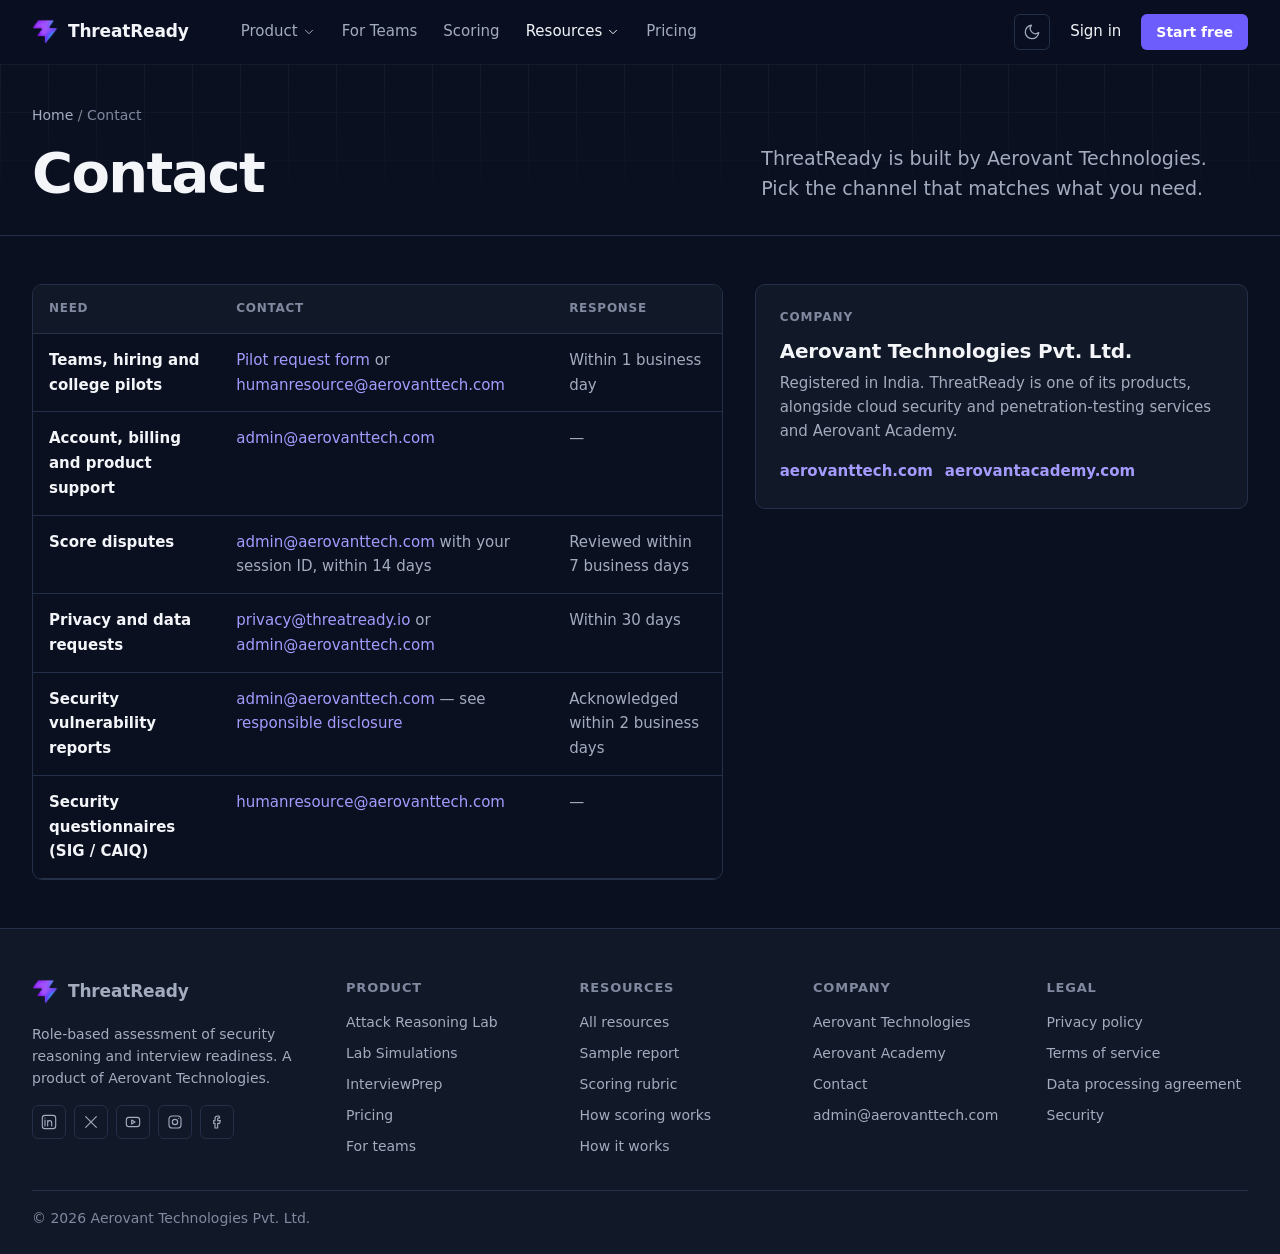
<file: contact.html>
<!DOCTYPE html>
<html lang="en">
<head>
<meta charset="UTF-8">
<meta name="viewport" content="width=device-width, initial-scale=1">
<meta http-equiv="Content-Security-Policy" content="default-src 'self'; script-src 'self' 'sha256-pLwWvcjLaaqgbRUxCC7XN9givw+p6XobD6zlNB+9q08='; style-src 'self' 'unsafe-inline' https://fonts.googleapis.com; font-src 'self' https://fonts.gstatic.com; img-src 'self' data:; connect-src 'self'; base-uri 'self'; form-action 'self'; object-src 'none'">
<meta name="referrer" content="strict-origin-when-cross-origin">
<meta http-equiv="Permissions-Policy" content="geolocation=(), camera=(), microphone=(self), payment=(), usb=(), interest-cohort=()">
<script>try{if(localStorage.getItem('tr-theme')==='light')document.documentElement.setAttribute('data-theme','light')}catch(e){}</script>
<title>Contact · ThreatReady</title>
<meta name="description" content="Contact ThreatReady (Aerovant Technologies) for pilots, support, score disputes, privacy requests and security reports.">
<link rel="canonical" href="https://threatready.io/contact.html">
<meta name="theme-color" content="#0B1020">
<meta property="og:type" content="website">
<meta property="og:site_name" content="ThreatReady">
<meta property="og:url" content="https://threatready.io/contact.html">
<meta property="og:title" content="Contact · ThreatReady">
<meta property="og:description" content="Contact ThreatReady (Aerovant Technologies) for pilots, support, score disputes, privacy requests and security reports.">
<meta property="og:image" content="https://threatready.io/threatready-logo.png">
<meta name="twitter:card" content="summary">
<link rel="icon" type="image/x-icon" href="favicon.ico">
<link rel="icon" type="image/png" sizes="32x32" href="favicon-32.png">
<link rel="apple-touch-icon" href="favicon-48.png">
<link rel="preconnect" href="https://fonts.googleapis.com">
<link rel="preconnect" href="https://fonts.gstatic.com" crossorigin>
<link rel="stylesheet" href="https://fonts.googleapis.com/css2?family=Inter:wght@400;500;600;700&family=JetBrains+Mono:wght@400;600&display=swap">
<link rel="stylesheet" href="assets/css/site.css">

</head>
<body data-nav="resources">
<!-- @nav -->
<a class="skip" href="#main">Skip to content</a>
<header class="nav" id="top">
  <div class="wrap nav-in">
    <a class="brand" href="index.html" aria-label="ThreatReady home"><img src="logo-sm.png" width="26" height="25" alt="">ThreatReady</a>
    <nav aria-label="Primary">
      <ul class="nav-links">
        <li>
          <button class="nav-link" type="button" data-menu aria-expanded="false" aria-controls="menu-product">Product <svg viewBox="0 0 24 24" aria-hidden="true" class="icon"><path d="M6 9l6 6 6-6"/></svg></button>
          <ul class="menu" id="menu-product">
            <li><a href="attack-reasoning-lab.html"><span class="dot dot-lab"></span><span><span class="mi-t">Attack Reasoning Lab</span><span class="mi-d">Reason through a live attack chain</span></span></a></li>
            <li><a href="lab-simulations.html"><span class="dot dot-sim"></span><span><span class="mi-t">Lab Simulations</span><span class="mi-d">Role-based daily work · in development</span></span></a></li>
            <li><a href="interviewprep.html"><span class="dot dot-int"></span><span><span class="mi-t">InterviewPrep</span><span class="mi-d">An interview built from a real job description</span></span></a></li>
          </ul>
        </li>
        <li><a class="nav-link" href="pilot.html">For Teams</a></li>
        <li><a class="nav-link" href="transparent-scoring.html">Scoring</a></li>
        <li>
          <button class="nav-link" type="button" data-menu aria-expanded="false" aria-controls="menu-resources" aria-current="page">Resources <svg viewBox="0 0 24 24" aria-hidden="true" class="icon"><path d="M6 9l6 6 6-6"/></svg></button>
          <ul class="menu" id="menu-resources">
            <li><a href="resources.html"><span><span class="mi-t">All resources</span><span class="mi-d">Reports, rubric, workflow and trust documents</span></span></a></li>
            <li><a href="sample-report.html"><span><span class="mi-t">Sample report</span><span class="mi-d">A fictional candidate, the real format</span></span></a></li>
            <li><a href="rubric.html"><span><span class="mi-t">Scoring rubric</span><span class="mi-d">Five dimensions and score bands</span></span></a></li>
            <li><a href="how-it-works.html"><span><span class="mi-t">How it works</span><span class="mi-d">From role selection to report</span></span></a></li>
            <li><a href="security.html"><span><span class="mi-t">Security</span><span class="mi-d">How we protect your data</span></span></a></li>
            <li><a href="contact.html"><span><span class="mi-t">Contact</span><span class="mi-d">Sales, support, privacy and security</span></span></a></li>
          </ul>
        </li>
        <li><a class="nav-link" href="pricing.html">Pricing</a></li>
      </ul>
    </nav>
    <div class="nav-cta">
      <button class="theme-btn" type="button" data-theme-toggle aria-label="Switch to light theme">
        <svg class="icon i-moon" viewBox="0 0 24 24" aria-hidden="true"><path d="M21 12.8A9 9 0 1111.2 3a7 7 0 009.8 9.8z"/></svg>
        <svg class="icon i-sun" viewBox="0 0 24 24" aria-hidden="true"><circle cx="12" cy="12" r="4"/><path d="M12 2v2M12 20v2M4.9 4.9l1.4 1.4M17.7 17.7l1.4 1.4M2 12h2M20 12h2M4.9 19.1l1.4-1.4M17.7 6.3l1.4-1.4"/></svg>
      </button>
      <a class="nav-link nav-signin" href="https://threatready.io/app/">Sign in</a>
      <a class="btn btn-primary btn-sm" href="https://threatready.io/app/auth?mode=signup&plan=free">Start free</a>
      <button class="nav-toggle" type="button" aria-expanded="false" aria-controls="drawer" aria-label="Open menu">
        <svg class="icon i-open" viewBox="0 0 24 24" aria-hidden="true"><path d="M4 7h16M4 12h16M4 17h16"/></svg>
        <svg class="icon i-close" viewBox="0 0 24 24" aria-hidden="true" style="display:none"><path d="M6 6l12 12M18 6L6 18"/></svg>
      </button>
    </div>
  </div>
  <div class="drawer" id="drawer">
    <h3>Product</h3>
    <ul>
      <li><a href="attack-reasoning-lab.html">Attack Reasoning Lab</a></li>
      <li><a href="lab-simulations.html">Lab Simulations <span class="tag tag-soon" style="margin-left:8px">In development</span></a></li>
      <li><a href="interviewprep.html">InterviewPrep</a></li>
    </ul>
    <h3>Company</h3>
    <ul>
      <li><a href="pilot.html">For Teams</a></li>
      <li><a href="transparent-scoring.html">Scoring</a></li>
      <li><a href="pricing.html">Pricing</a></li>
      <li><a href="contact.html">Contact</a></li>
    </ul>
    <h3>Resources</h3>
    <ul>
      <li><a href="resources.html">All resources</a></li>
      <li><a href="sample-report.html">Sample report</a></li>
      <li><a href="rubric.html">Scoring rubric</a></li>
      <li><a href="how-it-works.html">How it works</a></li>
      <li><a href="security.html">Security</a></li>
    </ul>
    <div class="drawer-cta">
      <a class="btn btn-primary" href="https://threatready.io/app/auth?mode=signup&plan=free">Start free</a>
      <a class="btn btn-secondary" href="https://threatready.io/app/">Sign in</a>
    </div>
  </div>
</header>
<!-- /@nav -->

<main id="main">
<section class="page-head backdrop">
  <div class="wrap">
    <p class="crumbs"><a href="index.html">Home</a> / Contact</p>
    <h1 class="h1">Contact</h1>
    <p class="lead">ThreatReady is built by Aerovant Technologies. Pick the channel that matches what you need.</p>
  </div>
</section>
<section class="section-tight">
  <div class="wrap duo rev" style="align-items:start">
    <div class="cmp-wrap">
      <table class="ctable">
        <thead><tr><th scope="col">Need</th><th scope="col">Contact</th><th scope="col">Response</th></tr></thead>
        <tbody>
          <tr><td>Teams, hiring and college pilots</td><td><a href="pilot.html#request">Pilot request form</a> or <a href="mailto:humanresource@aerovanttech.com">humanresource@aerovanttech.com</a></td><td>Within 1 business day</td></tr>
          <tr><td>Account, billing and product support</td><td><a href="mailto:admin@aerovanttech.com">admin@aerovanttech.com</a></td><td>—</td></tr>
          <tr><td>Score disputes</td><td><a href="mailto:admin@aerovanttech.com?subject=Score%20dispute">admin@aerovanttech.com</a> with your session ID, within 14 days</td><td>Reviewed within 7 business days</td></tr>
          <tr><td>Privacy and data requests</td><td><a href="mailto:privacy@threatready.io">privacy@threatready.io</a> or <a href="mailto:admin@aerovanttech.com">admin@aerovanttech.com</a></td><td>Within 30 days</td></tr>
          <tr><td>Security vulnerability reports</td><td><a href="mailto:admin@aerovanttech.com?subject=Security%20report">admin@aerovanttech.com</a> — see <a href="security.html">responsible disclosure</a></td><td>Acknowledged within 2 business days</td></tr>
          <tr><td>Security questionnaires (SIG / CAIQ)</td><td><a href="mailto:humanresource@aerovanttech.com">humanresource@aerovanttech.com</a></td><td>—</td></tr>
        </tbody>
      </table>
    </div>
    <div class="card">
      <span class="eyebrow">Company</span>
      <h2 class="h3">Aerovant Technologies Pvt. Ltd.</h2>
      <p style="margin-top:6px">Registered in India. ThreatReady is one of its products, alongside cloud security and penetration-testing services and Aerovant Academy.</p>
      <div class="section-foot" style="margin-top:16px">
        <a class="link" href="https://aerovanttech.com/" target="_blank" rel="noopener noreferrer">aerovanttech.com <span class="sr-only">(opens in a new tab)</span></a>
        <a class="link" href="https://aerovantacademy.com/" target="_blank" rel="noopener noreferrer">aerovantacademy.com <span class="sr-only">(opens in a new tab)</span></a>
      </div>
    </div>
  </div>
</section>
</main>

<!-- @footer -->
<footer class="footer">
  <div class="wrap">
    <div class="footer-grid">
      <div class="footer-about">
        <a class="brand" href="index.html"><img src="logo-sm.png" width="26" height="25" alt="">ThreatReady</a>
        <p>Role-based assessment of security reasoning and interview readiness. A product of Aerovant Technologies.</p>
        <div class="social"><a href="https://www.linkedin.com/in/aerovant-technologies/" target="_blank" rel="noopener noreferrer" aria-label="Aerovant Technologies on LinkedIn (opens in a new tab)"><svg class="icon" viewBox="0 0 24 24" aria-hidden="true"><path d="M6 9v9M6 6v.01M10 18v-5a3 3 0 016 0v5M10 10v8"/><rect x="2" y="2" width="20" height="20" rx="4"/></svg></a><a href="https://x.com/aerovant_tech" target="_blank" rel="noopener noreferrer" aria-label="Aerovant Technologies on X (opens in a new tab)"><svg class="icon" viewBox="0 0 24 24" aria-hidden="true"><path d="M4 4l16 16M20 4L4 20"/></svg></a><a href="https://www.youtube.com/@aerovanttechnologies" target="_blank" rel="noopener noreferrer" aria-label="Aerovant Technologies on YouTube (opens in a new tab)"><svg class="icon" viewBox="0 0 24 24" aria-hidden="true"><rect x="2" y="5" width="20" height="14" rx="4"/><path d="M10 9l5 3-5 3z"/></svg></a><a href="https://www.instagram.com/aerovant_technologies" target="_blank" rel="noopener noreferrer" aria-label="Aerovant Technologies on Instagram (opens in a new tab)"><svg class="icon" viewBox="0 0 24 24" aria-hidden="true"><rect x="3" y="3" width="18" height="18" rx="5"/><circle cx="12" cy="12" r="4"/><path d="M17.5 6.5v.01"/></svg></a><a href="https://www.facebook.com/people/Aerovant-Technologies/61587139213075/" target="_blank" rel="noopener noreferrer" aria-label="Aerovant Technologies on Facebook (opens in a new tab)"><svg class="icon" viewBox="0 0 24 24" aria-hidden="true"><path d="M15 3h-2a4 4 0 00-4 4v3H7v4h2v7h4v-7h3l1-4h-4V7a1 1 0 011-1h2z"/></svg></a></div>
      </div>
      <nav aria-labelledby="f-product"><h2 id="f-product">Product</h2><ul><li><a href="attack-reasoning-lab.html">Attack Reasoning Lab</a></li><li><a href="lab-simulations.html">Lab Simulations</a></li><li><a href="interviewprep.html">InterviewPrep</a></li><li><a href="pricing.html">Pricing</a></li><li><a href="pilot.html">For teams</a></li></ul></nav>
      <nav aria-labelledby="f-resources"><h2 id="f-resources">Resources</h2><ul><li><a href="resources.html" target="_blank" rel="noopener noreferrer">All resources<span class="sr-only"> (opens in a new tab)</span></a></li><li><a href="sample-report.html" target="_blank" rel="noopener noreferrer">Sample report<span class="sr-only"> (opens in a new tab)</span></a></li><li><a href="rubric.html" target="_blank" rel="noopener noreferrer">Scoring rubric<span class="sr-only"> (opens in a new tab)</span></a></li><li><a href="transparent-scoring.html" target="_blank" rel="noopener noreferrer">How scoring works<span class="sr-only"> (opens in a new tab)</span></a></li><li><a href="how-it-works.html" target="_blank" rel="noopener noreferrer">How it works<span class="sr-only"> (opens in a new tab)</span></a></li></ul></nav>
      <nav aria-labelledby="f-company"><h2 id="f-company">Company</h2><ul><li><a href="https://aerovanttech.com/" target="_blank" rel="noopener noreferrer">Aerovant Technologies<span class="sr-only"> (opens in a new tab)</span></a></li><li><a href="https://aerovantacademy.com/" target="_blank" rel="noopener noreferrer">Aerovant Academy<span class="sr-only"> (opens in a new tab)</span></a></li><li><a href="contact.html" target="_blank" rel="noopener noreferrer">Contact<span class="sr-only"> (opens in a new tab)</span></a></li><li><a href="mailto:admin@aerovanttech.com" target="_blank" rel="noopener noreferrer">admin@aerovanttech.com<span class="sr-only"> (opens in a new tab)</span></a></li></ul></nav>
      <nav aria-labelledby="f-legal"><h2 id="f-legal">Legal</h2><ul><li><a href="privacy.html" target="_blank" rel="noopener noreferrer">Privacy policy<span class="sr-only"> (opens in a new tab)</span></a></li><li><a href="terms.html" target="_blank" rel="noopener noreferrer">Terms of service<span class="sr-only"> (opens in a new tab)</span></a></li><li><a href="dpa.html" target="_blank" rel="noopener noreferrer">Data processing agreement<span class="sr-only"> (opens in a new tab)</span></a></li><li><a href="security.html" target="_blank" rel="noopener noreferrer">Security<span class="sr-only"> (opens in a new tab)</span></a></li></ul></nav>
    </div>
    <div class="footer-bottom">
      <span>&copy; <span data-year>2026</span> Aerovant Technologies Pvt. Ltd.</span>
    </div>
  </div>
</footer>
<!-- /@footer -->
<script src="assets/js/site.js" defer></script>
</body>
</html>
</file>
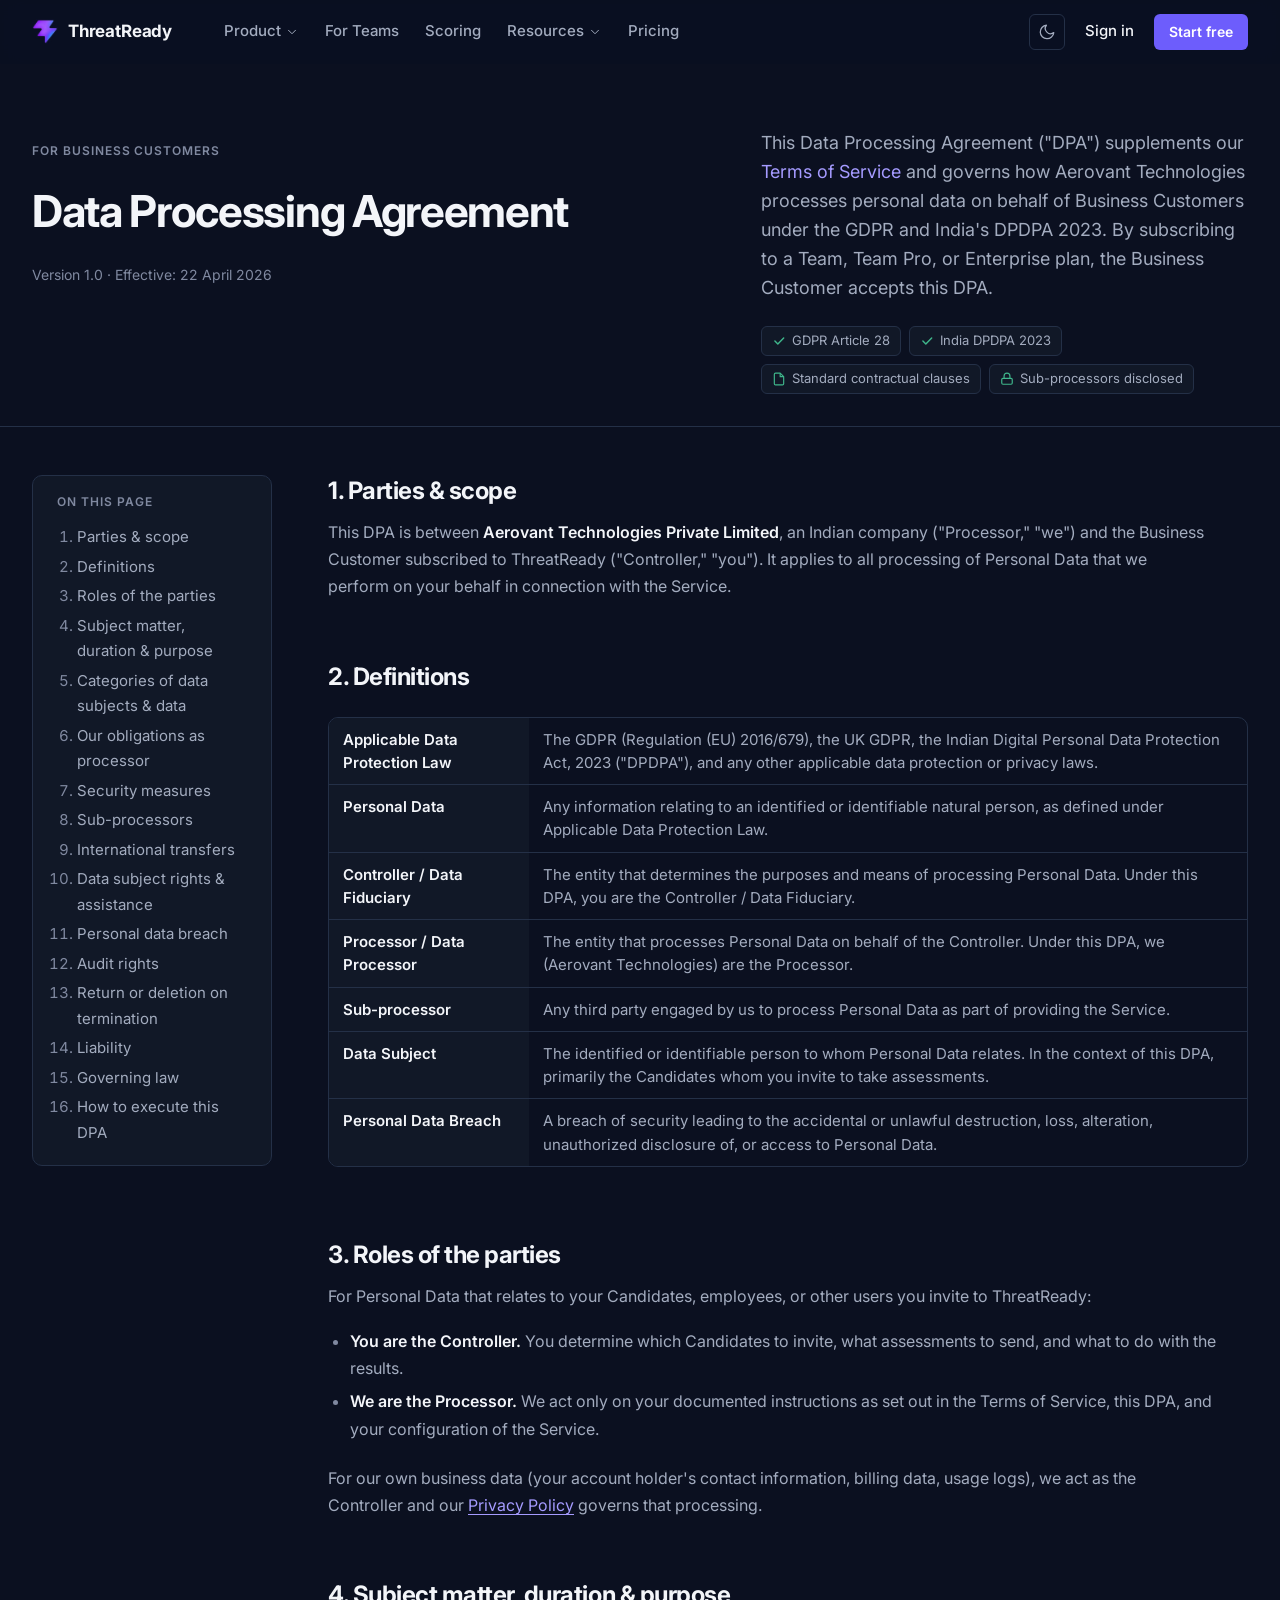
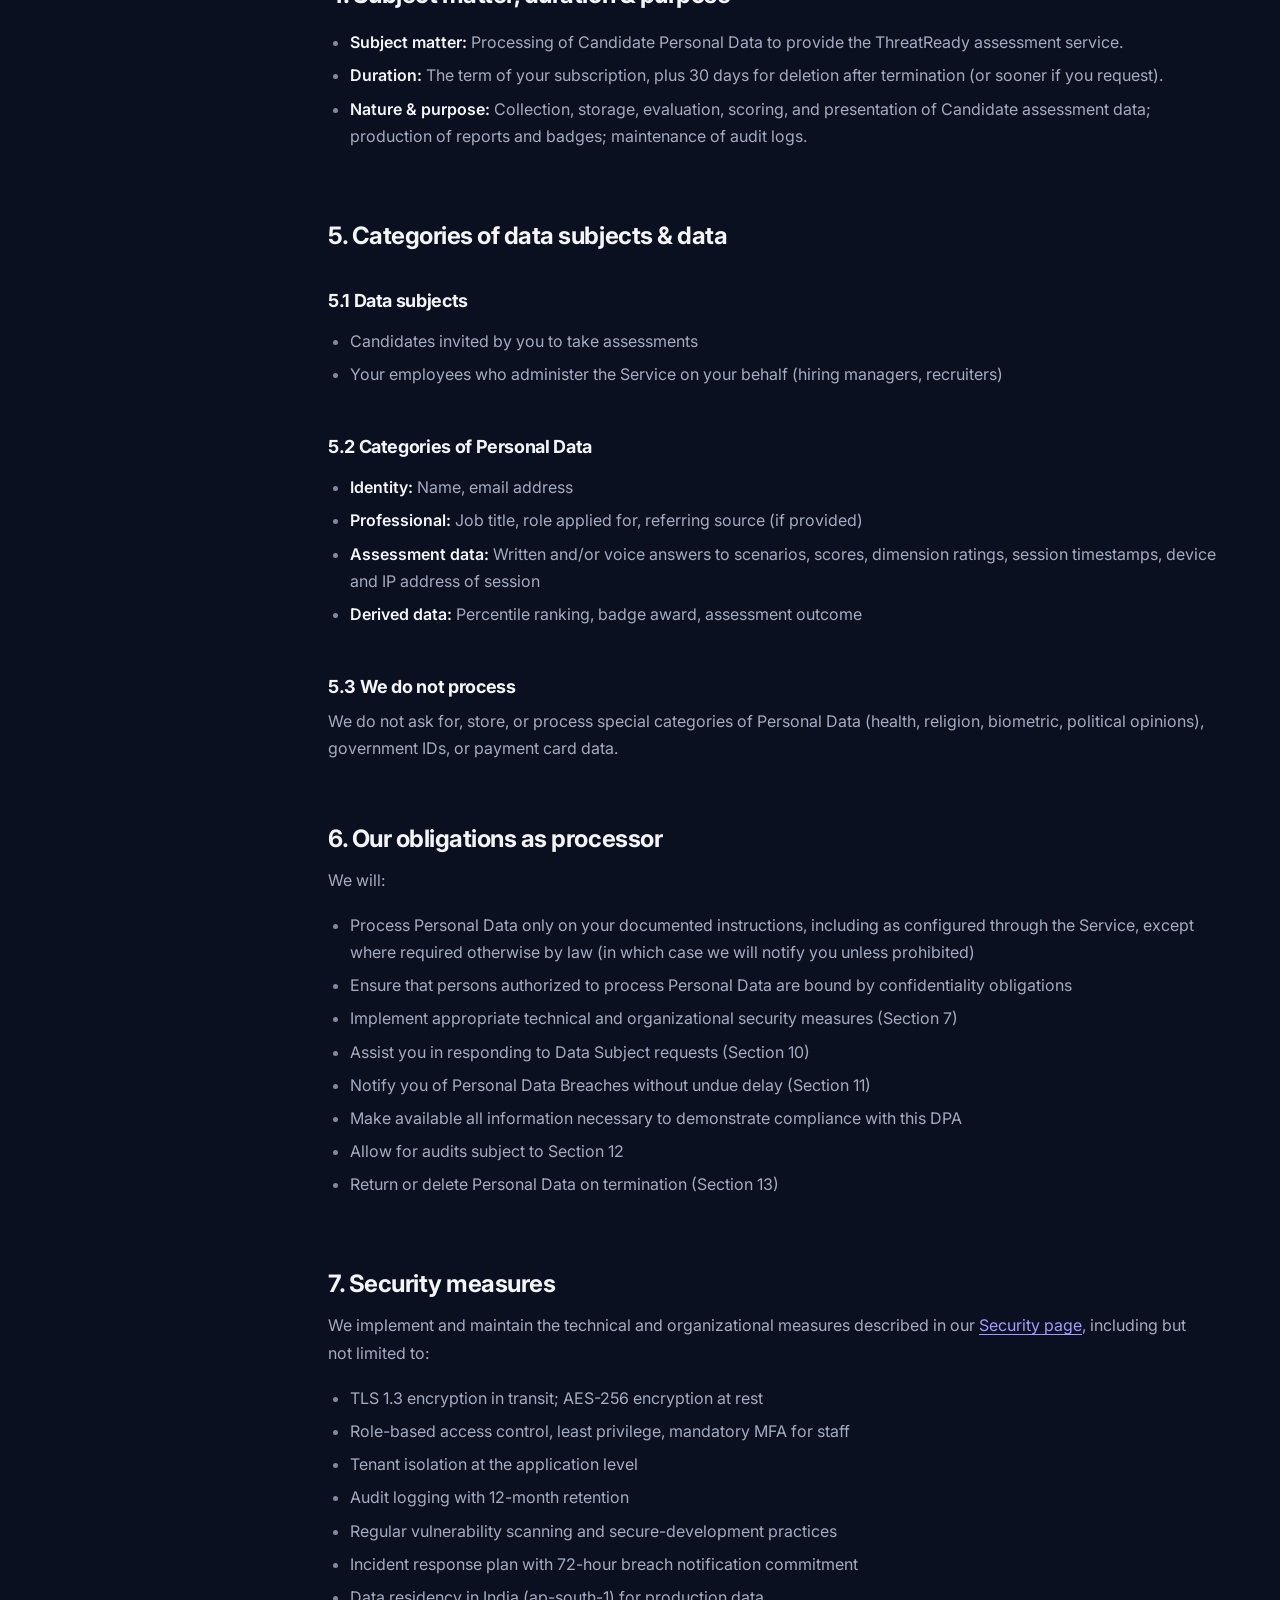
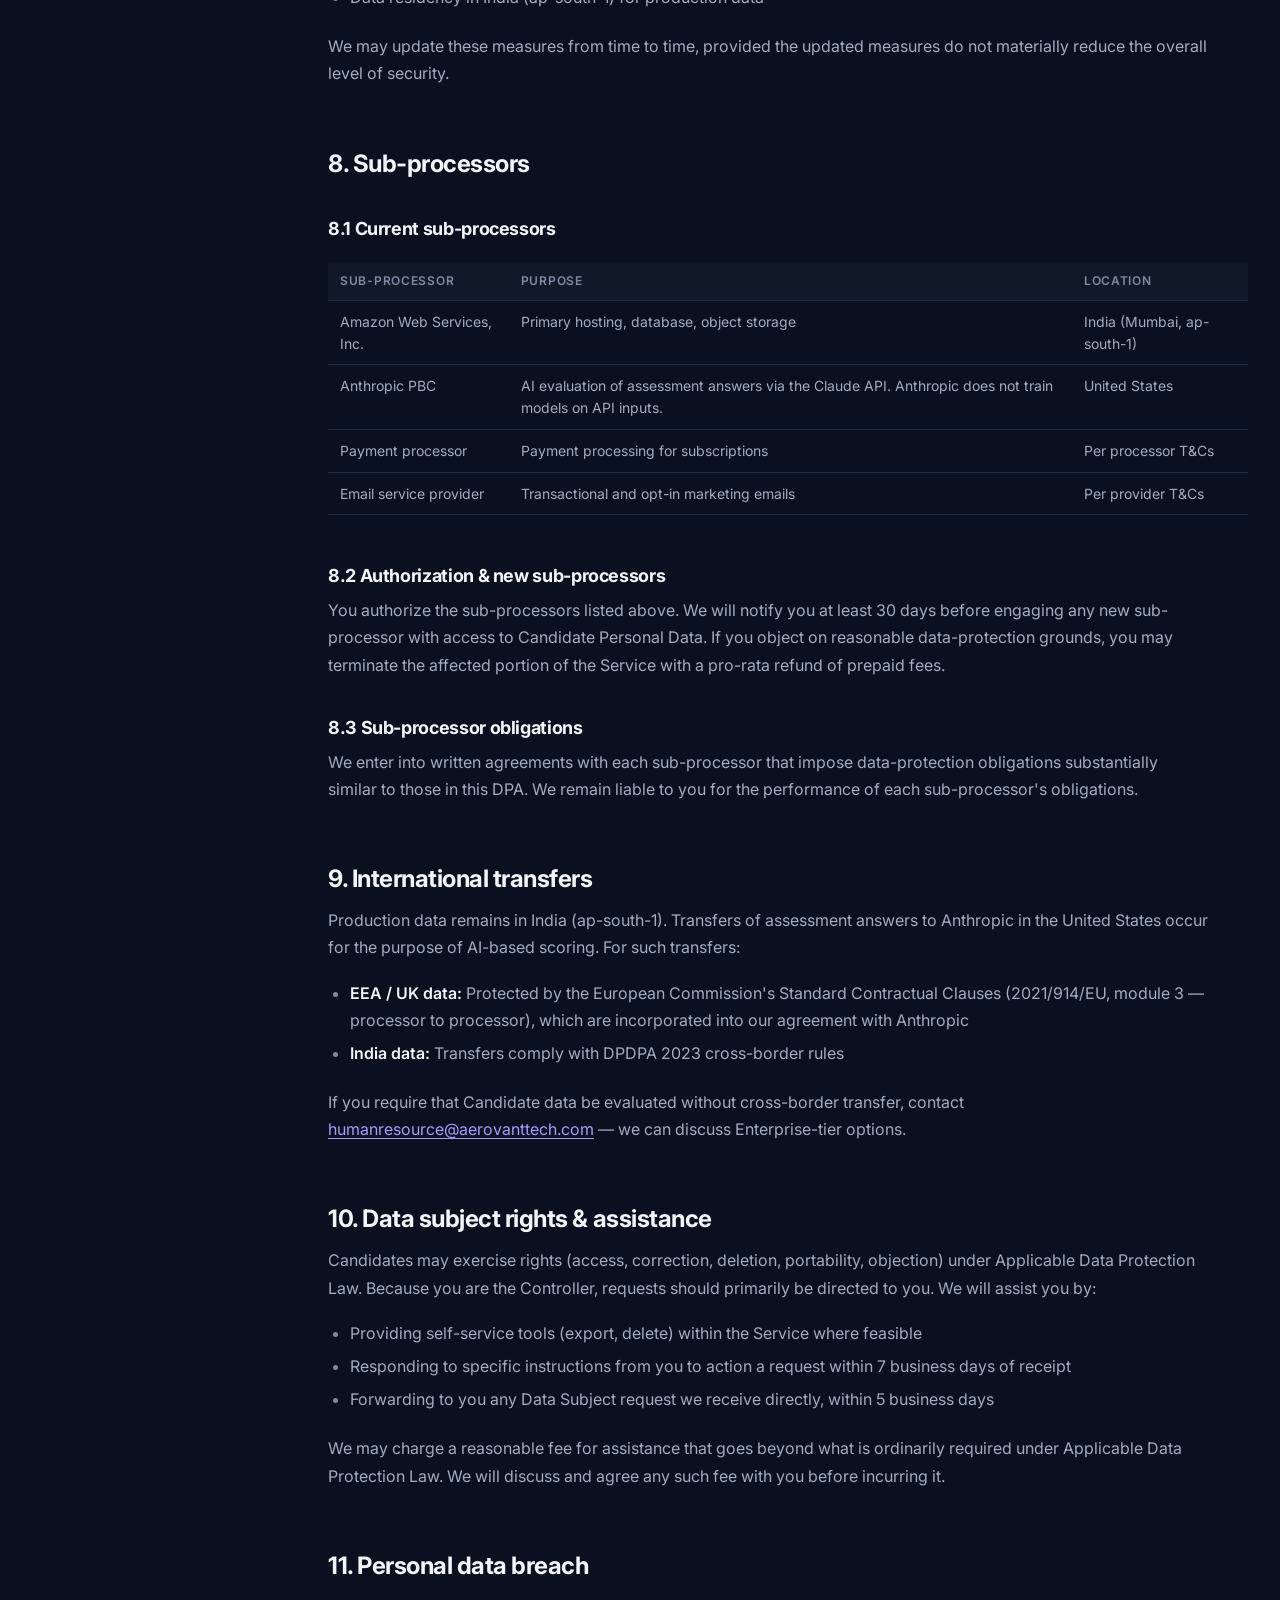
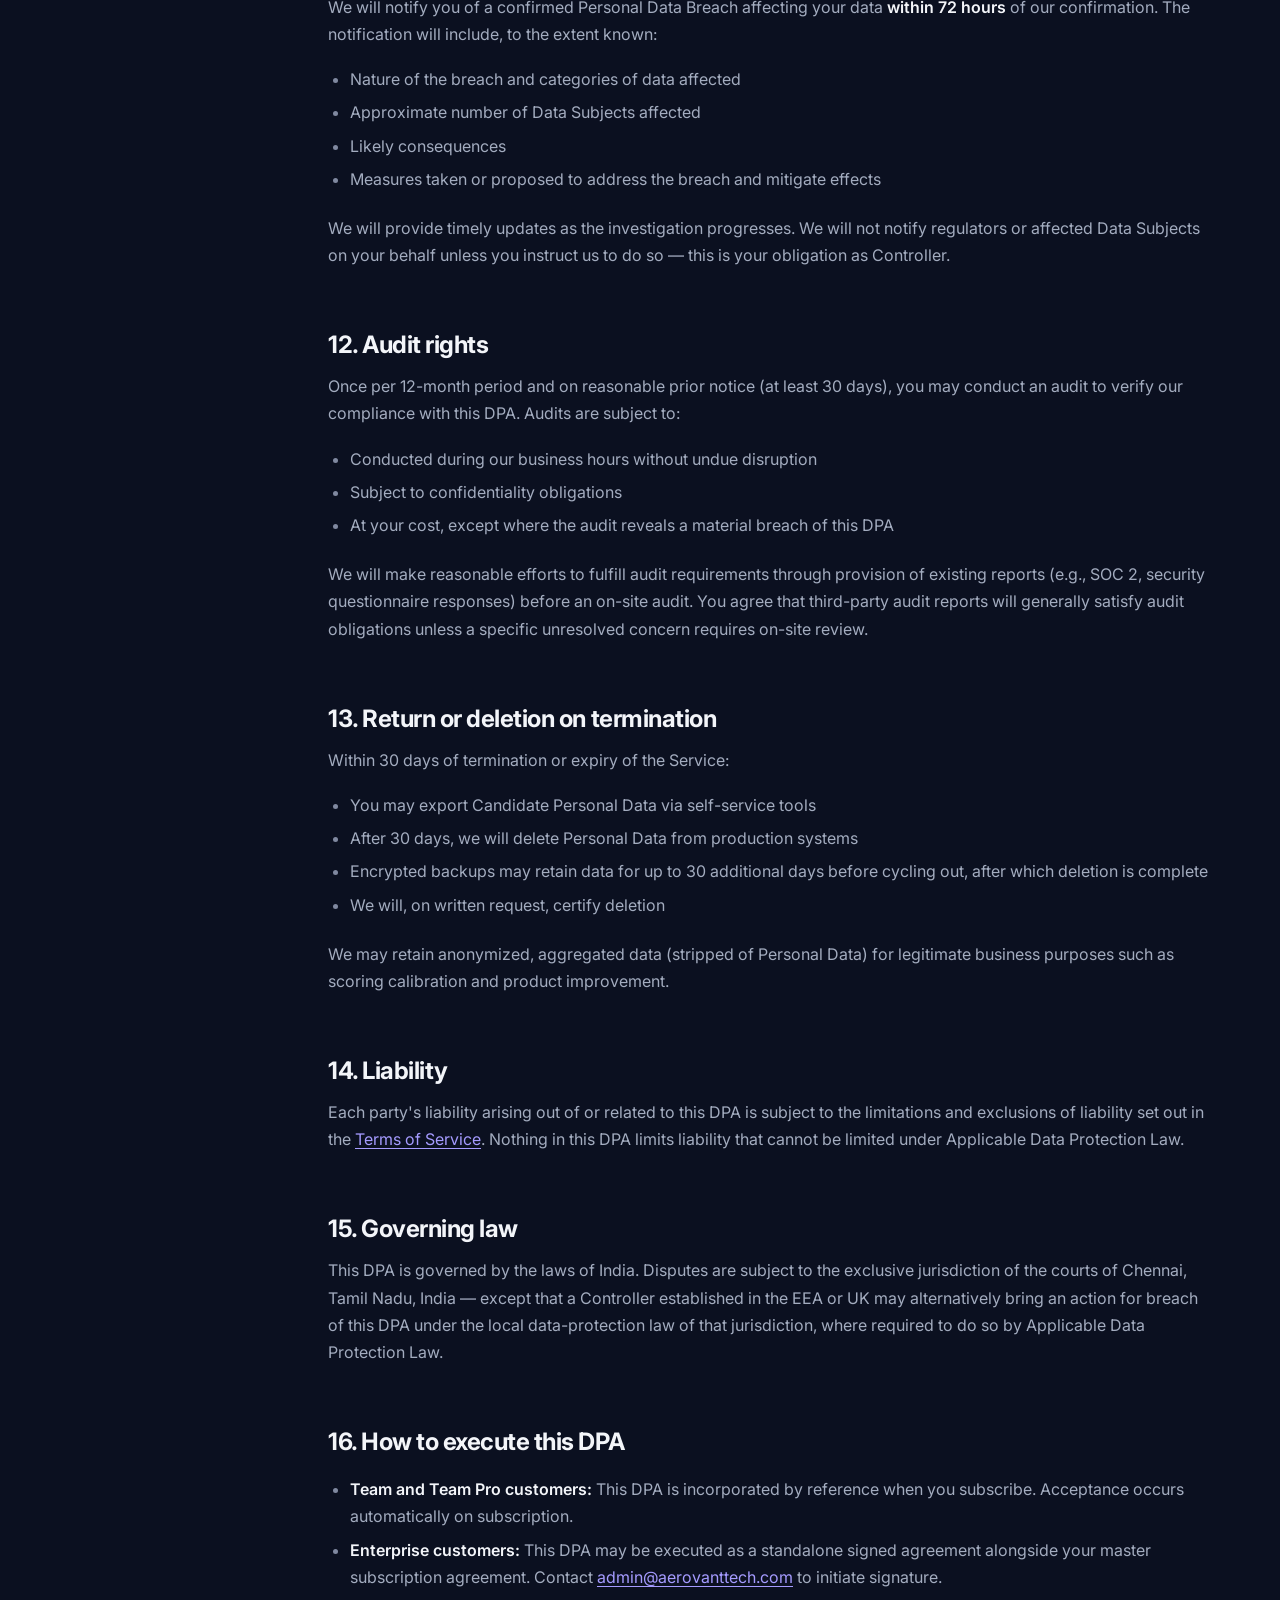
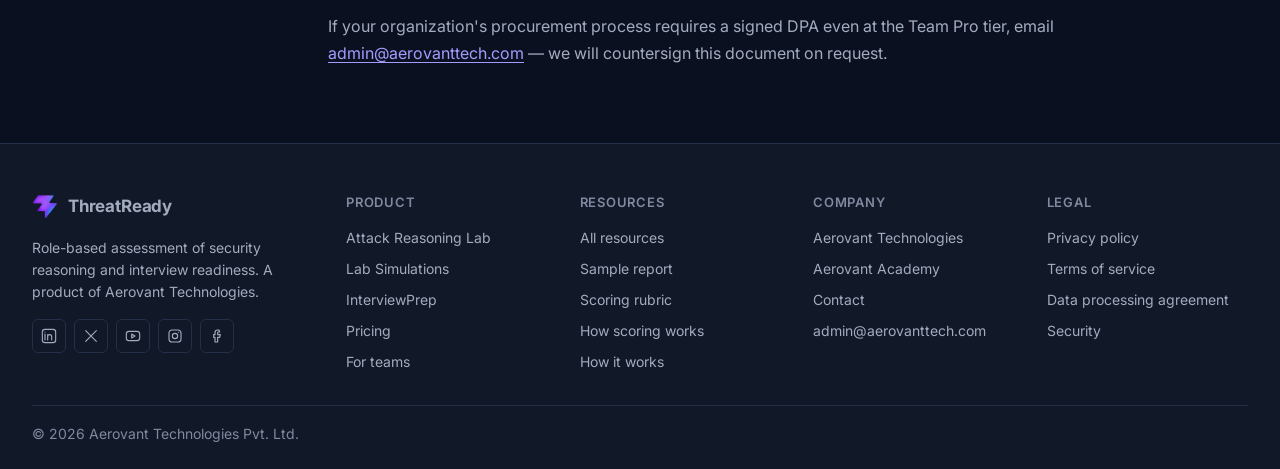
<file: dpa.html>
<!DOCTYPE html>
<html lang="en">
<head>
<meta charset="UTF-8">
<meta name="viewport" content="width=device-width,initial-scale=1.0">
<meta name="description" content="ThreatReady Data Processing Agreement — governs the processing of candidate personal data for B2B customers under GDPR and DPDPA 2023.">
<meta name="robots" content="index, follow">
<title>Data Processing Agreement — ThreatReady</title>
<link rel="icon" type="image/x-icon" href="favicon.ico">
<link rel="icon" type="image/png" sizes="32x32" href="favicon-32.png">
<link rel="icon" type="image/png" sizes="16x16" href="favicon-16.png">
<script>var t='dark';try{if(localStorage.getItem('tr-theme')==='light')t='light'}catch(e){}document.documentElement.setAttribute('data-theme',t)</script>
<link rel="preconnect" href="https://fonts.googleapis.com">
<link rel="preconnect" href="https://fonts.gstatic.com" crossorigin>
<link rel="stylesheet" href="https://fonts.googleapis.com/css2?family=Inter:wght@400;500;600;700&family=JetBrains+Mono:wght@400;600&display=swap">
<link rel="stylesheet" href="assets/css/site.css">
<link rel="stylesheet" href="assets/css/doc.css">
</head>
<body>

<!-- @nav -->
<a class="skip" href="#main">Skip to content</a>
<header class="nav" id="top">
  <div class="wrap nav-in">
    <a class="brand" href="index.html" aria-label="ThreatReady home"><img src="logo-sm.png" width="26" height="25" alt="">ThreatReady</a>
    <nav aria-label="Primary">
      <ul class="nav-links">
        <li>
          <button class="nav-link" type="button" data-menu aria-expanded="false" aria-controls="menu-product">Product <svg viewBox="0 0 24 24" aria-hidden="true" class="icon"><path d="M6 9l6 6 6-6"/></svg></button>
          <ul class="menu" id="menu-product">
            <li><a href="attack-reasoning-lab.html"><span class="dot dot-lab"></span><span><span class="mi-t">Attack Reasoning Lab</span><span class="mi-d">Reason through a live attack chain</span></span></a></li>
            <li><a href="lab-simulations.html"><span class="dot dot-sim"></span><span><span class="mi-t">Lab Simulations</span><span class="mi-d">Role-based daily work · in development</span></span></a></li>
            <li><a href="interviewprep.html"><span class="dot dot-int"></span><span><span class="mi-t">InterviewPrep</span><span class="mi-d">An interview built from a real job description</span></span></a></li>
          </ul>
        </li>
        <li><a class="nav-link" href="pilot.html">For Teams</a></li>
        <li><a class="nav-link" href="transparent-scoring.html">Scoring</a></li>
        <li>
          <button class="nav-link" type="button" data-menu aria-expanded="false" aria-controls="menu-resources">Resources <svg viewBox="0 0 24 24" aria-hidden="true" class="icon"><path d="M6 9l6 6 6-6"/></svg></button>
          <ul class="menu" id="menu-resources">
            <li><a href="resources.html"><span><span class="mi-t">All resources</span><span class="mi-d">Reports, rubric, workflow and trust documents</span></span></a></li>
            <li><a href="sample-report.html"><span><span class="mi-t">Sample report</span><span class="mi-d">A fictional candidate, the real format</span></span></a></li>
            <li><a href="rubric.html"><span><span class="mi-t">Scoring rubric</span><span class="mi-d">Five dimensions and score bands</span></span></a></li>
            <li><a href="how-it-works.html"><span><span class="mi-t">How it works</span><span class="mi-d">From role selection to report</span></span></a></li>
            <li><a href="security.html"><span><span class="mi-t">Security</span><span class="mi-d">How we protect your data</span></span></a></li>
            <li><a href="contact.html"><span><span class="mi-t">Contact</span><span class="mi-d">Sales, support, privacy and security</span></span></a></li>
          </ul>
        </li>
        <li><a class="nav-link" href="pricing.html">Pricing</a></li>
      </ul>
    </nav>
    <div class="nav-cta">
      <button class="theme-btn" type="button" data-theme-toggle aria-label="Switch to light theme">
        <svg class="icon i-moon" viewBox="0 0 24 24" aria-hidden="true"><path d="M21 12.8A9 9 0 1111.2 3a7 7 0 009.8 9.8z"/></svg>
        <svg class="icon i-sun" viewBox="0 0 24 24" aria-hidden="true"><circle cx="12" cy="12" r="4"/><path d="M12 2v2M12 20v2M4.9 4.9l1.4 1.4M17.7 17.7l1.4 1.4M2 12h2M20 12h2M4.9 19.1l1.4-1.4M17.7 6.3l1.4-1.4"/></svg>
      </button>
      <a class="nav-link nav-signin" href="https://threatready.io/app/">Sign in</a>
      <a class="btn btn-primary btn-sm" href="https://threatready.io/app/auth?mode=signup&plan=free">Start free</a>
      <button class="nav-toggle" type="button" aria-expanded="false" aria-controls="drawer" aria-label="Open menu">
        <svg class="icon i-open" viewBox="0 0 24 24" aria-hidden="true"><path d="M4 7h16M4 12h16M4 17h16"/></svg>
        <svg class="icon i-close" viewBox="0 0 24 24" aria-hidden="true" style="display:none"><path d="M6 6l12 12M18 6L6 18"/></svg>
      </button>
    </div>
  </div>
  <div class="drawer" id="drawer">
    <h3>Product</h3>
    <ul>
      <li><a href="attack-reasoning-lab.html">Attack Reasoning Lab</a></li>
      <li><a href="lab-simulations.html">Lab Simulations <span class="tag tag-soon" style="margin-left:8px">In development</span></a></li>
      <li><a href="interviewprep.html">InterviewPrep</a></li>
    </ul>
    <h3>Company</h3>
    <ul>
      <li><a href="pilot.html">For Teams</a></li>
      <li><a href="transparent-scoring.html">Scoring</a></li>
      <li><a href="pricing.html">Pricing</a></li>
      <li><a href="contact.html">Contact</a></li>
    </ul>
    <h3>Resources</h3>
    <ul>
      <li><a href="resources.html">All resources</a></li>
      <li><a href="sample-report.html">Sample report</a></li>
      <li><a href="rubric.html">Scoring rubric</a></li>
      <li><a href="how-it-works.html">How it works</a></li>
      <li><a href="security.html">Security</a></li>
    </ul>
    <div class="drawer-cta">
      <a class="btn btn-primary" href="https://threatready.io/app/auth?mode=signup&plan=free">Start free</a>
      <a class="btn btn-secondary" href="https://threatready.io/app/">Sign in</a>
    </div>
  </div>
</header>
<!-- /@nav -->

<header class="lhero" id="main">
<div class="lhero-c">
<div class="lhero-l">
<span class="lhero-eyebrow">
<svg viewBox="0 0 24 24" fill="none"><path d="M16 21v-2a4 4 0 00-4-4H6a4 4 0 00-4 4v2" stroke="currentColor" stroke-width="2" stroke-linecap="round"/><circle cx="9" cy="7" r="4" stroke="currentColor" stroke-width="2"/><path d="M22 21v-2a4 4 0 00-3-3.87M16 3.13a4 4 0 010 7.75" stroke="currentColor" stroke-width="2" stroke-linecap="round"/></svg>
For business customers
</span>
<h1>Data Processing <span class="accent">Agreement</span></h1>
<p class="meta">Version 1.0 · Effective: 22 April 2026</p>
<p class="intro">This Data Processing Agreement ("DPA") supplements our <a href="terms.html">Terms of Service</a> and governs how Aerovant Technologies processes personal data on behalf of Business Customers under the GDPR and India's DPDPA 2023. By subscribing to a Team, Team Pro, or Enterprise plan, the Business Customer accepts this DPA.</p>
<div class="lhero-badges">
<span class="lhero-badge"><svg viewBox="0 0 24 24" fill="none"><path d="M5 12l5 5L20 7" stroke="currentColor" stroke-width="2.5" stroke-linecap="round" stroke-linejoin="round"/></svg>GDPR Article 28</span>
<span class="lhero-badge"><svg viewBox="0 0 24 24" fill="none"><path d="M5 12l5 5L20 7" stroke="currentColor" stroke-width="2.5" stroke-linecap="round" stroke-linejoin="round"/></svg>India DPDPA 2023</span>
<span class="lhero-badge"><svg viewBox="0 0 24 24" fill="none"><path d="M14 2H6a2 2 0 00-2 2v16a2 2 0 002 2h12a2 2 0 002-2V8z" stroke="currentColor" stroke-width="2" stroke-linejoin="round"/><path d="M14 2v6h6" stroke="currentColor" stroke-width="2" stroke-linejoin="round"/></svg>Standard contractual clauses</span>
<span class="lhero-badge"><svg viewBox="0 0 24 24" fill="none"><rect x="3" y="11" width="18" height="10" rx="2" stroke="currentColor" stroke-width="2"/><path d="M7 11V7a5 5 0 0110 0v4" stroke="currentColor" stroke-width="2"/></svg>Sub-processors disclosed</span>
</div>
</div>

</div>
</header>

<main class="lbody">

<div class="ltoc">
<h4>On this page</h4>
<ol>
<li><a href="#parties">Parties &amp; scope</a></li>
<li><a href="#def">Definitions</a></li>
<li><a href="#roles">Roles of the parties</a></li>
<li><a href="#processing">Subject matter, duration &amp; purpose</a></li>
<li><a href="#categories">Categories of data subjects &amp; data</a></li>
<li><a href="#obligations">Our obligations as processor</a></li>
<li><a href="#security">Security measures</a></li>
<li><a href="#subs">Sub-processors</a></li>
<li><a href="#transfers">International transfers</a></li>
<li><a href="#rights">Data subject rights &amp; assistance</a></li>
<li><a href="#breach">Personal data breach</a></li>
<li><a href="#audit">Audit rights</a></li>
<li><a href="#return">Return or deletion on termination</a></li>
<li><a href="#liability">Liability</a></li>
<li><a href="#governing">Governing law</a></li>
<li><a href="#execute">How to execute this DPA</a></li>
</ol>
</div>

<h2 id="parties">1. Parties &amp; scope</h2>
<p>This DPA is between <strong>Aerovant Technologies Private Limited</strong>, an Indian company ("Processor," "we") and the Business Customer subscribed to ThreatReady ("Controller," "you"). It applies to all processing of Personal Data that we perform on your behalf in connection with the Service.</p>

<h2 id="def">2. Definitions</h2>
<dl class="deflist">
<dt>Applicable Data Protection Law</dt>
<dd>The GDPR (Regulation (EU) 2016/679), the UK GDPR, the Indian Digital Personal Data Protection Act, 2023 ("DPDPA"), and any other applicable data protection or privacy laws.</dd>
<dt>Personal Data</dt>
<dd>Any information relating to an identified or identifiable natural person, as defined under Applicable Data Protection Law.</dd>
<dt>Controller / Data Fiduciary</dt>
<dd>The entity that determines the purposes and means of processing Personal Data. Under this DPA, you are the Controller / Data Fiduciary.</dd>
<dt>Processor / Data Processor</dt>
<dd>The entity that processes Personal Data on behalf of the Controller. Under this DPA, we (Aerovant Technologies) are the Processor.</dd>
<dt>Sub-processor</dt>
<dd>Any third party engaged by us to process Personal Data as part of providing the Service.</dd>
<dt>Data Subject</dt>
<dd>The identified or identifiable person to whom Personal Data relates. In the context of this DPA, primarily the Candidates whom you invite to take assessments.</dd>
<dt>Personal Data Breach</dt>
<dd>A breach of security leading to the accidental or unlawful destruction, loss, alteration, unauthorized disclosure of, or access to Personal Data.</dd>
</dl>

<h2 id="roles">3. Roles of the parties</h2>
<p>For Personal Data that relates to your Candidates, employees, or other users you invite to ThreatReady:</p>
<ul>
<li><strong>You are the Controller.</strong> You determine which Candidates to invite, what assessments to send, and what to do with the results.</li>
<li><strong>We are the Processor.</strong> We act only on your documented instructions as set out in the Terms of Service, this DPA, and your configuration of the Service.</li>
</ul>
<p>For our own business data (your account holder's contact information, billing data, usage logs), we act as the Controller and our <a href="privacy.html">Privacy Policy</a> governs that processing.</p>

<h2 id="processing">4. Subject matter, duration &amp; purpose</h2>
<ul>
<li><strong>Subject matter:</strong> Processing of Candidate Personal Data to provide the ThreatReady assessment service.</li>
<li><strong>Duration:</strong> The term of your subscription, plus 30 days for deletion after termination (or sooner if you request).</li>
<li><strong>Nature &amp; purpose:</strong> Collection, storage, evaluation, scoring, and presentation of Candidate assessment data; production of reports and badges; maintenance of audit logs.</li>
</ul>

<h2 id="categories">5. Categories of data subjects &amp; data</h2>

<h3>5.1 Data subjects</h3>
<ul>
<li>Candidates invited by you to take assessments</li>
<li>Your employees who administer the Service on your behalf (hiring managers, recruiters)</li>
</ul>

<h3>5.2 Categories of Personal Data</h3>
<ul>
<li><strong>Identity:</strong> Name, email address</li>
<li><strong>Professional:</strong> Job title, role applied for, referring source (if provided)</li>
<li><strong>Assessment data:</strong> Written and/or voice answers to scenarios, scores, dimension ratings, session timestamps, device and IP address of session</li>
<li><strong>Derived data:</strong> Percentile ranking, badge award, assessment outcome</li>
</ul>

<h3>5.3 We do not process</h3>
<p>We do not ask for, store, or process special categories of Personal Data (health, religion, biometric, political opinions), government IDs, or payment card data.</p>

<h2 id="obligations">6. Our obligations as processor</h2>
<p>We will:</p>
<ul>
<li>Process Personal Data only on your documented instructions, including as configured through the Service, except where required otherwise by law (in which case we will notify you unless prohibited)</li>
<li>Ensure that persons authorized to process Personal Data are bound by confidentiality obligations</li>
<li>Implement appropriate technical and organizational security measures (Section 7)</li>
<li>Assist you in responding to Data Subject requests (Section 10)</li>
<li>Notify you of Personal Data Breaches without undue delay (Section 11)</li>
<li>Make available all information necessary to demonstrate compliance with this DPA</li>
<li>Allow for audits subject to Section 12</li>
<li>Return or delete Personal Data on termination (Section 13)</li>
</ul>

<h2 id="security">7. Security measures</h2>
<p>We implement and maintain the technical and organizational measures described in our <a href="security.html">Security page</a>, including but not limited to:</p>
<ul>
<li>TLS 1.3 encryption in transit; AES-256 encryption at rest</li>
<li>Role-based access control, least privilege, mandatory MFA for staff</li>
<li>Tenant isolation at the application level</li>
<li>Audit logging with 12-month retention</li>
<li>Regular vulnerability scanning and secure-development practices</li>
<li>Incident response plan with 72-hour breach notification commitment</li>
<li>Data residency in India (ap-south-1) for production data</li>
</ul>
<p>We may update these measures from time to time, provided the updated measures do not materially reduce the overall level of security.</p>

<h2 id="subs">8. Sub-processors</h2>

<h3>8.1 Current sub-processors</h3>
<table>
<thead><tr><th>Sub-processor</th><th>Purpose</th><th>Location</th></tr></thead>
<tbody>
<tr><td>Amazon Web Services, Inc.</td><td>Primary hosting, database, object storage</td><td>India (Mumbai, ap-south-1)</td></tr>
<tr><td>Anthropic PBC</td><td>AI evaluation of assessment answers via the Claude API. Anthropic does not train models on API inputs.</td><td>United States</td></tr>
<tr><td>Payment processor</td><td>Payment processing for subscriptions</td><td>Per processor T&amp;Cs</td></tr>
<tr><td>Email service provider</td><td>Transactional and opt-in marketing emails</td><td>Per provider T&amp;Cs</td></tr>
</tbody>
</table>

<h3>8.2 Authorization &amp; new sub-processors</h3>
<p>You authorize the sub-processors listed above. We will notify you at least 30 days before engaging any new sub-processor with access to Candidate Personal Data. If you object on reasonable data-protection grounds, you may terminate the affected portion of the Service with a pro-rata refund of prepaid fees.</p>

<h3>8.3 Sub-processor obligations</h3>
<p>We enter into written agreements with each sub-processor that impose data-protection obligations substantially similar to those in this DPA. We remain liable to you for the performance of each sub-processor's obligations.</p>

<h2 id="transfers">9. International transfers</h2>
<p>Production data remains in India (ap-south-1). Transfers of assessment answers to Anthropic in the United States occur for the purpose of AI-based scoring. For such transfers:</p>
<ul>
<li><strong>EEA / UK data:</strong> Protected by the European Commission's Standard Contractual Clauses (2021/914/EU, module 3 — processor to processor), which are incorporated into our agreement with Anthropic</li>
<li><strong>India data:</strong> Transfers comply with DPDPA 2023 cross-border rules</li>
</ul>
<p>If you require that Candidate data be evaluated without cross-border transfer, contact <a href="mailto:humanresource@aerovanttech.com">humanresource@aerovanttech.com</a> — we can discuss Enterprise-tier options.</p>

<h2 id="rights">10. Data subject rights &amp; assistance</h2>
<p>Candidates may exercise rights (access, correction, deletion, portability, objection) under Applicable Data Protection Law. Because you are the Controller, requests should primarily be directed to you. We will assist you by:</p>
<ul>
<li>Providing self-service tools (export, delete) within the Service where feasible</li>
<li>Responding to specific instructions from you to action a request within 7 business days of receipt</li>
<li>Forwarding to you any Data Subject request we receive directly, within 5 business days</li>
</ul>
<p>We may charge a reasonable fee for assistance that goes beyond what is ordinarily required under Applicable Data Protection Law. We will discuss and agree any such fee with you before incurring it.</p>

<h2 id="breach">11. Personal data breach</h2>
<p>We will notify you of a confirmed Personal Data Breach affecting your data <strong>within 72 hours</strong> of our confirmation. The notification will include, to the extent known:</p>
<ul>
<li>Nature of the breach and categories of data affected</li>
<li>Approximate number of Data Subjects affected</li>
<li>Likely consequences</li>
<li>Measures taken or proposed to address the breach and mitigate effects</li>
</ul>
<p>We will provide timely updates as the investigation progresses. We will not notify regulators or affected Data Subjects on your behalf unless you instruct us to do so — this is your obligation as Controller.</p>

<h2 id="audit">12. Audit rights</h2>
<p>Once per 12-month period and on reasonable prior notice (at least 30 days), you may conduct an audit to verify our compliance with this DPA. Audits are subject to:</p>
<ul>
<li>Conducted during our business hours without undue disruption</li>
<li>Subject to confidentiality obligations</li>
<li>At your cost, except where the audit reveals a material breach of this DPA</li>
</ul>
<p>We will make reasonable efforts to fulfill audit requirements through provision of existing reports (e.g., SOC 2, security questionnaire responses) before an on-site audit. You agree that third-party audit reports will generally satisfy audit obligations unless a specific unresolved concern requires on-site review.</p>

<h2 id="return">13. Return or deletion on termination</h2>
<p>Within 30 days of termination or expiry of the Service:</p>
<ul>
<li>You may export Candidate Personal Data via self-service tools</li>
<li>After 30 days, we will delete Personal Data from production systems</li>
<li>Encrypted backups may retain data for up to 30 additional days before cycling out, after which deletion is complete</li>
<li>We will, on written request, certify deletion</li>
</ul>
<p>We may retain anonymized, aggregated data (stripped of Personal Data) for legitimate business purposes such as scoring calibration and product improvement.</p>

<h2 id="liability">14. Liability</h2>
<p>Each party's liability arising out of or related to this DPA is subject to the limitations and exclusions of liability set out in the <a href="terms.html">Terms of Service</a>. Nothing in this DPA limits liability that cannot be limited under Applicable Data Protection Law.</p>

<h2 id="governing">15. Governing law</h2>
<p>This DPA is governed by the laws of India. Disputes are subject to the exclusive jurisdiction of the courts of Chennai, Tamil Nadu, India — except that a Controller established in the EEA or UK may alternatively bring an action for breach of this DPA under the local data-protection law of that jurisdiction, where required to do so by Applicable Data Protection Law.</p>

<h2 id="execute">16. How to execute this DPA</h2>
<ul>
<li><strong>Team and Team Pro customers:</strong> This DPA is incorporated by reference when you subscribe. Acceptance occurs automatically on subscription.</li>
<li><strong>Enterprise customers:</strong> This DPA may be executed as a standalone signed agreement alongside your master subscription agreement. Contact <a href="mailto:admin@aerovanttech.com">admin@aerovanttech.com</a> to initiate signature.</li>
</ul>
<p>If your organization's procurement process requires a signed DPA even at the Team Pro tier, email <a href="mailto:admin@aerovanttech.com">admin@aerovanttech.com</a> — we will countersign this document on request.</p>

</main>

<!-- @footer -->
<footer class="footer">
  <div class="wrap">
    <div class="footer-grid">
      <div class="footer-about">
        <a class="brand" href="index.html"><img src="logo-sm.png" width="26" height="25" alt="">ThreatReady</a>
        <p>Role-based assessment of security reasoning and interview readiness. A product of Aerovant Technologies.</p>
        <div class="social"><a href="https://www.linkedin.com/in/aerovant-technologies/" target="_blank" rel="noopener noreferrer" aria-label="Aerovant Technologies on LinkedIn (opens in a new tab)"><svg class="icon" viewBox="0 0 24 24" aria-hidden="true"><path d="M6 9v9M6 6v.01M10 18v-5a3 3 0 016 0v5M10 10v8"/><rect x="2" y="2" width="20" height="20" rx="4"/></svg></a><a href="https://x.com/aerovant_tech" target="_blank" rel="noopener noreferrer" aria-label="Aerovant Technologies on X (opens in a new tab)"><svg class="icon" viewBox="0 0 24 24" aria-hidden="true"><path d="M4 4l16 16M20 4L4 20"/></svg></a><a href="https://www.youtube.com/@aerovanttechnologies" target="_blank" rel="noopener noreferrer" aria-label="Aerovant Technologies on YouTube (opens in a new tab)"><svg class="icon" viewBox="0 0 24 24" aria-hidden="true"><rect x="2" y="5" width="20" height="14" rx="4"/><path d="M10 9l5 3-5 3z"/></svg></a><a href="https://www.instagram.com/aerovant_technologies" target="_blank" rel="noopener noreferrer" aria-label="Aerovant Technologies on Instagram (opens in a new tab)"><svg class="icon" viewBox="0 0 24 24" aria-hidden="true"><rect x="3" y="3" width="18" height="18" rx="5"/><circle cx="12" cy="12" r="4"/><path d="M17.5 6.5v.01"/></svg></a><a href="https://www.facebook.com/people/Aerovant-Technologies/61587139213075/" target="_blank" rel="noopener noreferrer" aria-label="Aerovant Technologies on Facebook (opens in a new tab)"><svg class="icon" viewBox="0 0 24 24" aria-hidden="true"><path d="M15 3h-2a4 4 0 00-4 4v3H7v4h2v7h4v-7h3l1-4h-4V7a1 1 0 011-1h2z"/></svg></a></div>
      </div>
      <nav aria-labelledby="f-product"><h2 id="f-product">Product</h2><ul><li><a href="attack-reasoning-lab.html">Attack Reasoning Lab</a></li><li><a href="lab-simulations.html">Lab Simulations</a></li><li><a href="interviewprep.html">InterviewPrep</a></li><li><a href="pricing.html">Pricing</a></li><li><a href="pilot.html">For teams</a></li></ul></nav>
      <nav aria-labelledby="f-resources"><h2 id="f-resources">Resources</h2><ul><li><a href="resources.html" target="_blank" rel="noopener noreferrer">All resources<span class="sr-only"> (opens in a new tab)</span></a></li><li><a href="sample-report.html" target="_blank" rel="noopener noreferrer">Sample report<span class="sr-only"> (opens in a new tab)</span></a></li><li><a href="rubric.html" target="_blank" rel="noopener noreferrer">Scoring rubric<span class="sr-only"> (opens in a new tab)</span></a></li><li><a href="transparent-scoring.html" target="_blank" rel="noopener noreferrer">How scoring works<span class="sr-only"> (opens in a new tab)</span></a></li><li><a href="how-it-works.html" target="_blank" rel="noopener noreferrer">How it works<span class="sr-only"> (opens in a new tab)</span></a></li></ul></nav>
      <nav aria-labelledby="f-company"><h2 id="f-company">Company</h2><ul><li><a href="https://aerovanttech.com/" target="_blank" rel="noopener noreferrer">Aerovant Technologies<span class="sr-only"> (opens in a new tab)</span></a></li><li><a href="https://aerovantacademy.com/" target="_blank" rel="noopener noreferrer">Aerovant Academy<span class="sr-only"> (opens in a new tab)</span></a></li><li><a href="contact.html" target="_blank" rel="noopener noreferrer">Contact<span class="sr-only"> (opens in a new tab)</span></a></li><li><a href="mailto:admin@aerovanttech.com" target="_blank" rel="noopener noreferrer">admin@aerovanttech.com<span class="sr-only"> (opens in a new tab)</span></a></li></ul></nav>
      <nav aria-labelledby="f-legal"><h2 id="f-legal">Legal</h2><ul><li><a href="privacy.html" target="_blank" rel="noopener noreferrer">Privacy policy<span class="sr-only"> (opens in a new tab)</span></a></li><li><a href="terms.html" target="_blank" rel="noopener noreferrer">Terms of service<span class="sr-only"> (opens in a new tab)</span></a></li><li><a href="dpa.html" target="_blank" rel="noopener noreferrer">Data processing agreement<span class="sr-only"> (opens in a new tab)</span></a></li><li><a href="security.html" target="_blank" rel="noopener noreferrer">Security<span class="sr-only"> (opens in a new tab)</span></a></li></ul></nav>
    </div>
    <div class="footer-bottom">
      <span>&copy; <span data-year>2026</span> Aerovant Technologies Pvt. Ltd.</span>
    </div>
  </div>
</footer>
<!-- /@footer -->


<script src="assets/js/site.js" defer></script>
<script src="back-to-top.js" defer></script>
</body>
</html>
</file>
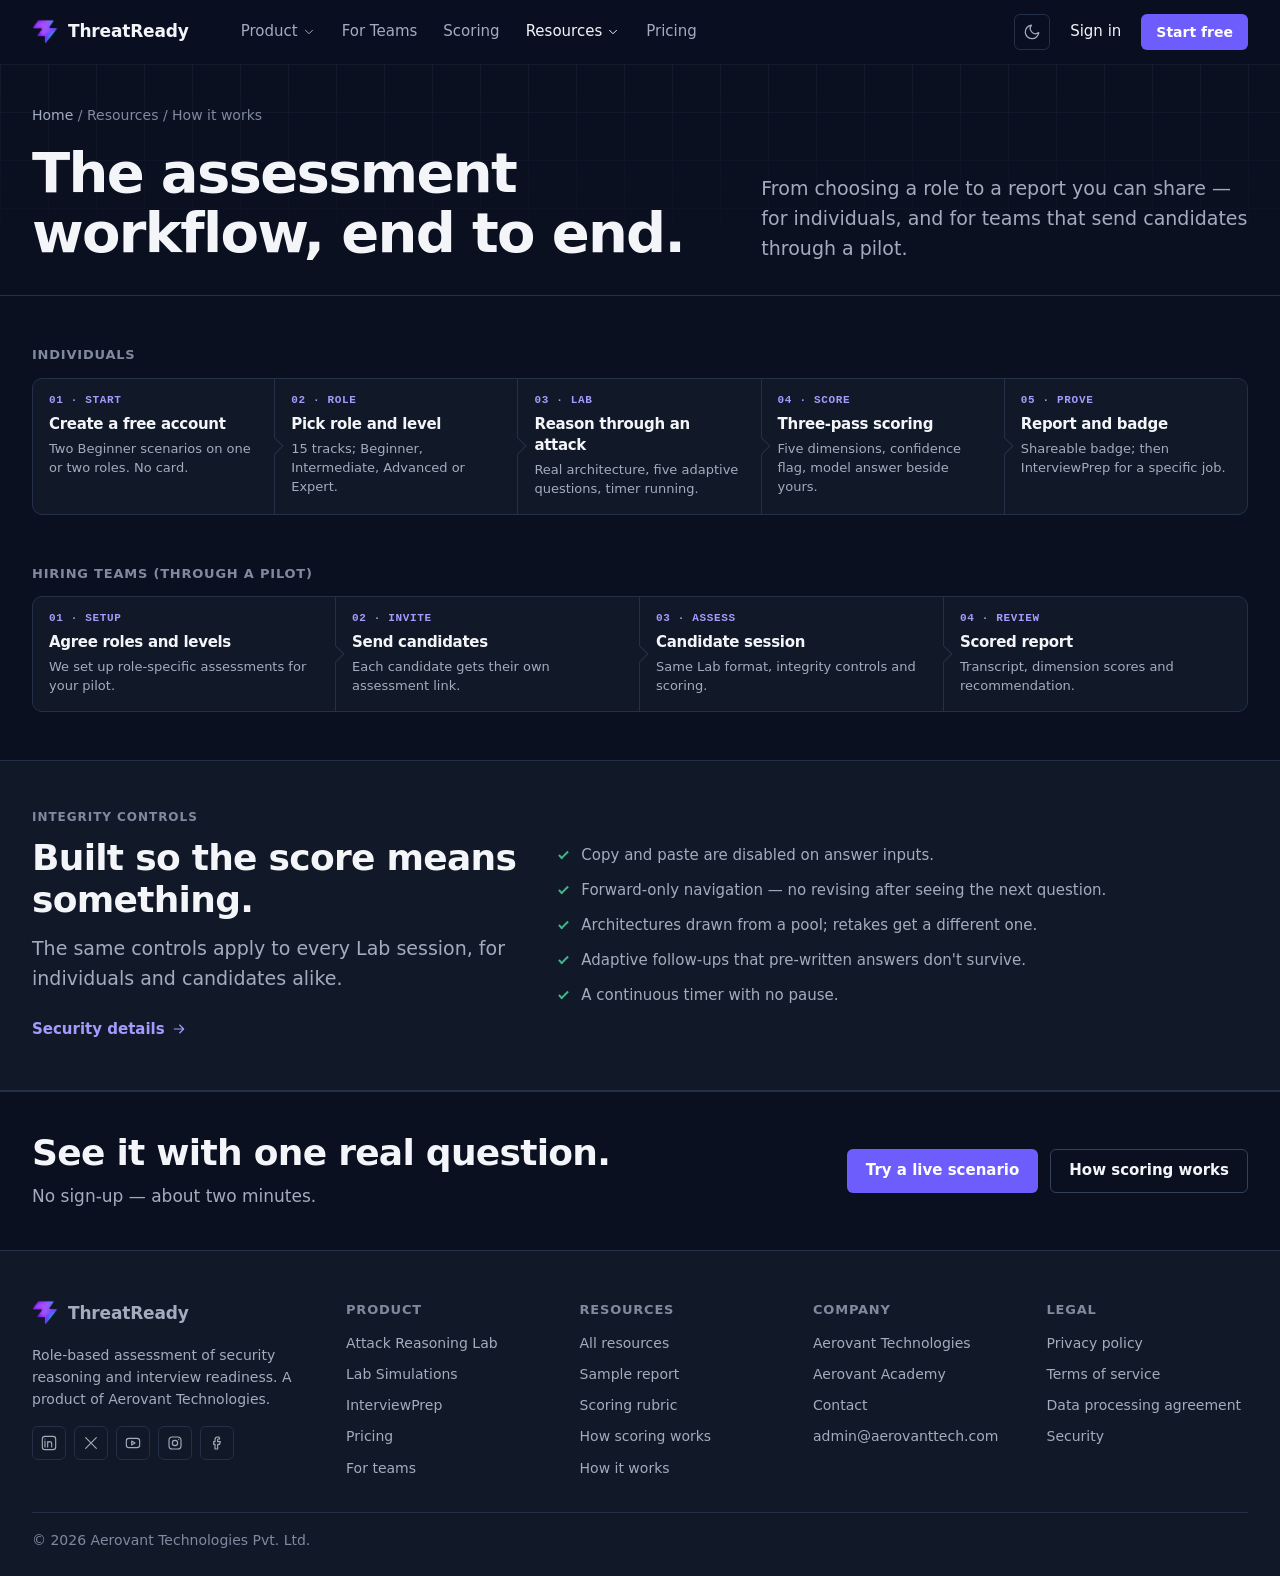
<file: how-it-works.html>
<!DOCTYPE html>
<html lang="en">
<head>
<meta charset="UTF-8">
<meta name="viewport" content="width=device-width, initial-scale=1">
<meta http-equiv="Content-Security-Policy" content="default-src 'self'; script-src 'self' 'sha256-pLwWvcjLaaqgbRUxCC7XN9givw+p6XobD6zlNB+9q08='; style-src 'self' 'unsafe-inline' https://fonts.googleapis.com; font-src 'self' https://fonts.gstatic.com; img-src 'self' data:; connect-src 'self'; base-uri 'self'; form-action 'self'; object-src 'none'">
<meta name="referrer" content="strict-origin-when-cross-origin">
<meta http-equiv="Permissions-Policy" content="geolocation=(), camera=(), microphone=(self), payment=(), usb=(), interest-cohort=()">
<script>try{if(localStorage.getItem('tr-theme')==='light')document.documentElement.setAttribute('data-theme','light')}catch(e){}</script>
<title>How it works — the ThreatReady assessment workflow</title>
<meta name="description" content="The ThreatReady workflow from free account to report: pick a role and level, reason through a real attack, three-pass scoring, and a shareable report.">
<link rel="canonical" href="https://threatready.io/how-it-works.html">
<meta name="theme-color" content="#0B1020">
<meta property="og:type" content="website">
<meta property="og:site_name" content="ThreatReady">
<meta property="og:url" content="https://threatready.io/how-it-works.html">
<meta property="og:title" content="How it works — the ThreatReady assessment workflow">
<meta property="og:description" content="The ThreatReady workflow from free account to report: pick a role and level, reason through a real attack, three-pass scoring, and a shareable report.">
<meta property="og:image" content="https://threatready.io/threatready-logo.png">
<meta name="twitter:card" content="summary">
<link rel="icon" type="image/x-icon" href="favicon.ico">
<link rel="icon" type="image/png" sizes="32x32" href="favicon-32.png">
<link rel="apple-touch-icon" href="favicon-48.png">
<link rel="preconnect" href="https://fonts.googleapis.com">
<link rel="preconnect" href="https://fonts.gstatic.com" crossorigin>
<link rel="stylesheet" href="https://fonts.googleapis.com/css2?family=Inter:wght@400;500;600;700&family=JetBrains+Mono:wght@400;600&display=swap">
<link rel="stylesheet" href="assets/css/site.css">

</head>
<body data-nav="resources">
<!-- @nav -->
<a class="skip" href="#main">Skip to content</a>
<header class="nav" id="top">
  <div class="wrap nav-in">
    <a class="brand" href="index.html" aria-label="ThreatReady home"><img src="logo-sm.png" width="26" height="25" alt="">ThreatReady</a>
    <nav aria-label="Primary">
      <ul class="nav-links">
        <li>
          <button class="nav-link" type="button" data-menu aria-expanded="false" aria-controls="menu-product">Product <svg viewBox="0 0 24 24" aria-hidden="true" class="icon"><path d="M6 9l6 6 6-6"/></svg></button>
          <ul class="menu" id="menu-product">
            <li><a href="attack-reasoning-lab.html"><span class="dot dot-lab"></span><span><span class="mi-t">Attack Reasoning Lab</span><span class="mi-d">Reason through a live attack chain</span></span></a></li>
            <li><a href="lab-simulations.html"><span class="dot dot-sim"></span><span><span class="mi-t">Lab Simulations</span><span class="mi-d">Role-based daily work · in development</span></span></a></li>
            <li><a href="interviewprep.html"><span class="dot dot-int"></span><span><span class="mi-t">InterviewPrep</span><span class="mi-d">An interview built from a real job description</span></span></a></li>
          </ul>
        </li>
        <li><a class="nav-link" href="pilot.html">For Teams</a></li>
        <li><a class="nav-link" href="transparent-scoring.html">Scoring</a></li>
        <li>
          <button class="nav-link" type="button" data-menu aria-expanded="false" aria-controls="menu-resources" aria-current="page">Resources <svg viewBox="0 0 24 24" aria-hidden="true" class="icon"><path d="M6 9l6 6 6-6"/></svg></button>
          <ul class="menu" id="menu-resources">
            <li><a href="resources.html"><span><span class="mi-t">All resources</span><span class="mi-d">Reports, rubric, workflow and trust documents</span></span></a></li>
            <li><a href="sample-report.html"><span><span class="mi-t">Sample report</span><span class="mi-d">A fictional candidate, the real format</span></span></a></li>
            <li><a href="rubric.html"><span><span class="mi-t">Scoring rubric</span><span class="mi-d">Five dimensions and score bands</span></span></a></li>
            <li><a href="how-it-works.html"><span><span class="mi-t">How it works</span><span class="mi-d">From role selection to report</span></span></a></li>
            <li><a href="security.html"><span><span class="mi-t">Security</span><span class="mi-d">How we protect your data</span></span></a></li>
            <li><a href="contact.html"><span><span class="mi-t">Contact</span><span class="mi-d">Sales, support, privacy and security</span></span></a></li>
          </ul>
        </li>
        <li><a class="nav-link" href="pricing.html">Pricing</a></li>
      </ul>
    </nav>
    <div class="nav-cta">
      <button class="theme-btn" type="button" data-theme-toggle aria-label="Switch to light theme">
        <svg class="icon i-moon" viewBox="0 0 24 24" aria-hidden="true"><path d="M21 12.8A9 9 0 1111.2 3a7 7 0 009.8 9.8z"/></svg>
        <svg class="icon i-sun" viewBox="0 0 24 24" aria-hidden="true"><circle cx="12" cy="12" r="4"/><path d="M12 2v2M12 20v2M4.9 4.9l1.4 1.4M17.7 17.7l1.4 1.4M2 12h2M20 12h2M4.9 19.1l1.4-1.4M17.7 6.3l1.4-1.4"/></svg>
      </button>
      <a class="nav-link nav-signin" href="https://threatready.io/app/">Sign in</a>
      <a class="btn btn-primary btn-sm" href="https://threatready.io/app/auth?mode=signup&plan=free">Start free</a>
      <button class="nav-toggle" type="button" aria-expanded="false" aria-controls="drawer" aria-label="Open menu">
        <svg class="icon i-open" viewBox="0 0 24 24" aria-hidden="true"><path d="M4 7h16M4 12h16M4 17h16"/></svg>
        <svg class="icon i-close" viewBox="0 0 24 24" aria-hidden="true" style="display:none"><path d="M6 6l12 12M18 6L6 18"/></svg>
      </button>
    </div>
  </div>
  <div class="drawer" id="drawer">
    <h3>Product</h3>
    <ul>
      <li><a href="attack-reasoning-lab.html">Attack Reasoning Lab</a></li>
      <li><a href="lab-simulations.html">Lab Simulations <span class="tag tag-soon" style="margin-left:8px">In development</span></a></li>
      <li><a href="interviewprep.html">InterviewPrep</a></li>
    </ul>
    <h3>Company</h3>
    <ul>
      <li><a href="pilot.html">For Teams</a></li>
      <li><a href="transparent-scoring.html">Scoring</a></li>
      <li><a href="pricing.html">Pricing</a></li>
      <li><a href="contact.html">Contact</a></li>
    </ul>
    <h3>Resources</h3>
    <ul>
      <li><a href="resources.html">All resources</a></li>
      <li><a href="sample-report.html">Sample report</a></li>
      <li><a href="rubric.html">Scoring rubric</a></li>
      <li><a href="how-it-works.html">How it works</a></li>
      <li><a href="security.html">Security</a></li>
    </ul>
    <div class="drawer-cta">
      <a class="btn btn-primary" href="https://threatready.io/app/auth?mode=signup&plan=free">Start free</a>
      <a class="btn btn-secondary" href="https://threatready.io/app/">Sign in</a>
    </div>
  </div>
</header>
<!-- /@nav -->

<main id="main">
<section class="page-head backdrop">
  <div class="wrap">
    <p class="crumbs"><a href="index.html">Home</a> / Resources / How it works</p>
    <h1 class="h1">The assessment workflow, end to end.</h1>
    <p class="lead">From choosing a role to a report you can share — for individuals, and for teams that send candidates through a pilot.</p>
  </div>
</section>

<section class="section-tight" aria-labelledby="ind-h">
  <div class="wrap">
    <h2 class="h-sub" id="ind-h">Individuals</h2>
    <ol class="pipeline">
      <li><span class="p-k">01 · Start</span><h3>Create a free account</h3><p>Two Beginner scenarios on one or two roles. No card.</p></li>
      <li><span class="p-k">02 · Role</span><h3>Pick role and level</h3><p>15 tracks; Beginner, Intermediate, Advanced or Expert.</p></li>
      <li><span class="p-k">03 · Lab</span><h3>Reason through an attack</h3><p>Real architecture, five adaptive questions, timer running.</p></li>
      <li><span class="p-k">04 · Score</span><h3>Three-pass scoring</h3><p>Five dimensions, confidence flag, model answer beside yours.</p></li>
      <li><span class="p-k">05 · Prove</span><h3>Report and badge</h3><p>Shareable badge; then InterviewPrep for a specific job.</p></li>
    </ol>
  </div>
</section>

<section class="section-tight" aria-labelledby="team-h" style="padding-top:0">
  <div class="wrap">
    <h2 class="h-sub" id="team-h">Hiring teams (through a pilot)</h2>
    <ol class="pipeline p4">
      <li><span class="p-k">01 · Setup</span><h3>Agree roles and levels</h3><p>We set up role-specific assessments for your pilot.</p></li>
      <li><span class="p-k">02 · Invite</span><h3>Send candidates</h3><p>Each candidate gets their own assessment link.</p></li>
      <li><span class="p-k">03 · Assess</span><h3>Candidate session</h3><p>Same Lab format, integrity controls and scoring.</p></li>
      <li><span class="p-k">04 · Review</span><h3>Scored report</h3><p>Transcript, dimension scores and recommendation.</p></li>
    </ol>
  </div>
</section>

<section class="section section-alt" aria-labelledby="int-h">
  <div class="wrap duo">
    <div>
      <span class="eyebrow">Integrity controls</span>
      <h2 class="h2" id="int-h">Built so the score means something.</h2>
      <p class="lead" style="margin-top:12px">The same controls apply to every Lab session, for individuals and candidates alike.</p>
      <div class="section-foot"><a class="link" href="security.html">Security details <svg class="icon" viewBox="0 0 24 24" aria-hidden="true"><path d="M5 12h14M13 6l6 6-6 6"/></svg></a></div>
    </div>
    <ul class="ticks" style="gap:12px">
      <li>Copy and paste are disabled on answer inputs.</li>
      <li>Forward-only navigation — no revising after seeing the next question.</li>
      <li>Architectures drawn from a pool; retakes get a different one.</li>
      <li>Adaptive follow-ups that pre-written answers don't survive.</li>
      <li>A continuous timer with no pause.</li>
    </ul>
  </div>
</section>

<section class="closing" aria-labelledby="c-h">
  <div class="wrap closing-in">
    <div><h2 class="h2" id="c-h">See it with one real question.</h2><p>No sign-up — about two minutes.</p></div>
    <div class="hero-ctas" style="margin:0"><a class="btn btn-primary" href="index.html#demo">Try a live scenario</a><a class="btn btn-secondary" href="transparent-scoring.html">How scoring works</a></div>
  </div>
</section>
</main>

<!-- @footer -->
<footer class="footer">
  <div class="wrap">
    <div class="footer-grid">
      <div class="footer-about">
        <a class="brand" href="index.html"><img src="logo-sm.png" width="26" height="25" alt="">ThreatReady</a>
        <p>Role-based assessment of security reasoning and interview readiness. A product of Aerovant Technologies.</p>
        <div class="social"><a href="https://www.linkedin.com/in/aerovant-technologies/" target="_blank" rel="noopener noreferrer" aria-label="Aerovant Technologies on LinkedIn (opens in a new tab)"><svg class="icon" viewBox="0 0 24 24" aria-hidden="true"><path d="M6 9v9M6 6v.01M10 18v-5a3 3 0 016 0v5M10 10v8"/><rect x="2" y="2" width="20" height="20" rx="4"/></svg></a><a href="https://x.com/aerovant_tech" target="_blank" rel="noopener noreferrer" aria-label="Aerovant Technologies on X (opens in a new tab)"><svg class="icon" viewBox="0 0 24 24" aria-hidden="true"><path d="M4 4l16 16M20 4L4 20"/></svg></a><a href="https://www.youtube.com/@aerovanttechnologies" target="_blank" rel="noopener noreferrer" aria-label="Aerovant Technologies on YouTube (opens in a new tab)"><svg class="icon" viewBox="0 0 24 24" aria-hidden="true"><rect x="2" y="5" width="20" height="14" rx="4"/><path d="M10 9l5 3-5 3z"/></svg></a><a href="https://www.instagram.com/aerovant_technologies" target="_blank" rel="noopener noreferrer" aria-label="Aerovant Technologies on Instagram (opens in a new tab)"><svg class="icon" viewBox="0 0 24 24" aria-hidden="true"><rect x="3" y="3" width="18" height="18" rx="5"/><circle cx="12" cy="12" r="4"/><path d="M17.5 6.5v.01"/></svg></a><a href="https://www.facebook.com/people/Aerovant-Technologies/61587139213075/" target="_blank" rel="noopener noreferrer" aria-label="Aerovant Technologies on Facebook (opens in a new tab)"><svg class="icon" viewBox="0 0 24 24" aria-hidden="true"><path d="M15 3h-2a4 4 0 00-4 4v3H7v4h2v7h4v-7h3l1-4h-4V7a1 1 0 011-1h2z"/></svg></a></div>
      </div>
      <nav aria-labelledby="f-product"><h2 id="f-product">Product</h2><ul><li><a href="attack-reasoning-lab.html">Attack Reasoning Lab</a></li><li><a href="lab-simulations.html">Lab Simulations</a></li><li><a href="interviewprep.html">InterviewPrep</a></li><li><a href="pricing.html">Pricing</a></li><li><a href="pilot.html">For teams</a></li></ul></nav>
      <nav aria-labelledby="f-resources"><h2 id="f-resources">Resources</h2><ul><li><a href="resources.html" target="_blank" rel="noopener noreferrer">All resources<span class="sr-only"> (opens in a new tab)</span></a></li><li><a href="sample-report.html" target="_blank" rel="noopener noreferrer">Sample report<span class="sr-only"> (opens in a new tab)</span></a></li><li><a href="rubric.html" target="_blank" rel="noopener noreferrer">Scoring rubric<span class="sr-only"> (opens in a new tab)</span></a></li><li><a href="transparent-scoring.html" target="_blank" rel="noopener noreferrer">How scoring works<span class="sr-only"> (opens in a new tab)</span></a></li><li><a href="how-it-works.html" target="_blank" rel="noopener noreferrer">How it works<span class="sr-only"> (opens in a new tab)</span></a></li></ul></nav>
      <nav aria-labelledby="f-company"><h2 id="f-company">Company</h2><ul><li><a href="https://aerovanttech.com/" target="_blank" rel="noopener noreferrer">Aerovant Technologies<span class="sr-only"> (opens in a new tab)</span></a></li><li><a href="https://aerovantacademy.com/" target="_blank" rel="noopener noreferrer">Aerovant Academy<span class="sr-only"> (opens in a new tab)</span></a></li><li><a href="contact.html" target="_blank" rel="noopener noreferrer">Contact<span class="sr-only"> (opens in a new tab)</span></a></li><li><a href="mailto:admin@aerovanttech.com" target="_blank" rel="noopener noreferrer">admin@aerovanttech.com<span class="sr-only"> (opens in a new tab)</span></a></li></ul></nav>
      <nav aria-labelledby="f-legal"><h2 id="f-legal">Legal</h2><ul><li><a href="privacy.html" target="_blank" rel="noopener noreferrer">Privacy policy<span class="sr-only"> (opens in a new tab)</span></a></li><li><a href="terms.html" target="_blank" rel="noopener noreferrer">Terms of service<span class="sr-only"> (opens in a new tab)</span></a></li><li><a href="dpa.html" target="_blank" rel="noopener noreferrer">Data processing agreement<span class="sr-only"> (opens in a new tab)</span></a></li><li><a href="security.html" target="_blank" rel="noopener noreferrer">Security<span class="sr-only"> (opens in a new tab)</span></a></li></ul></nav>
    </div>
    <div class="footer-bottom">
      <span>&copy; <span data-year>2026</span> Aerovant Technologies Pvt. Ltd.</span>
    </div>
  </div>
</footer>
<!-- /@footer -->
<script src="assets/js/site.js" defer></script>
</body>
</html>
</file>
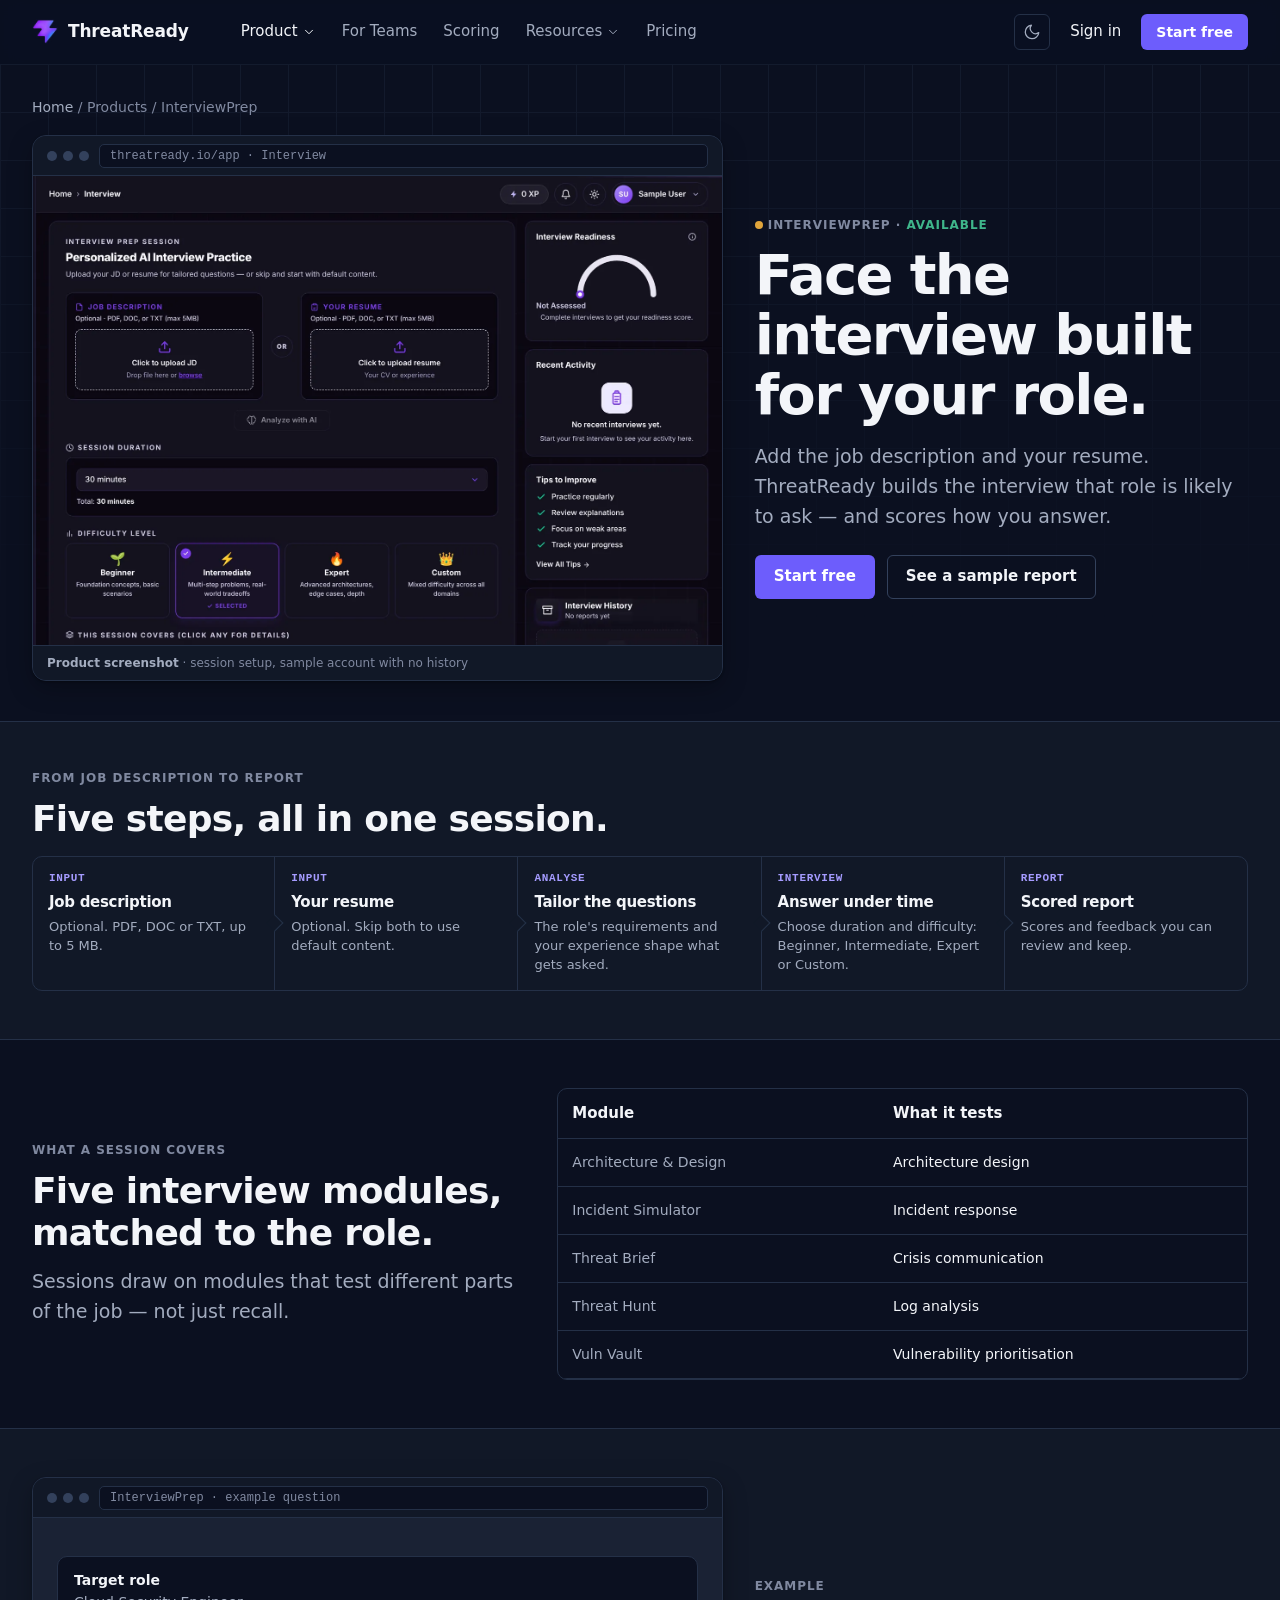
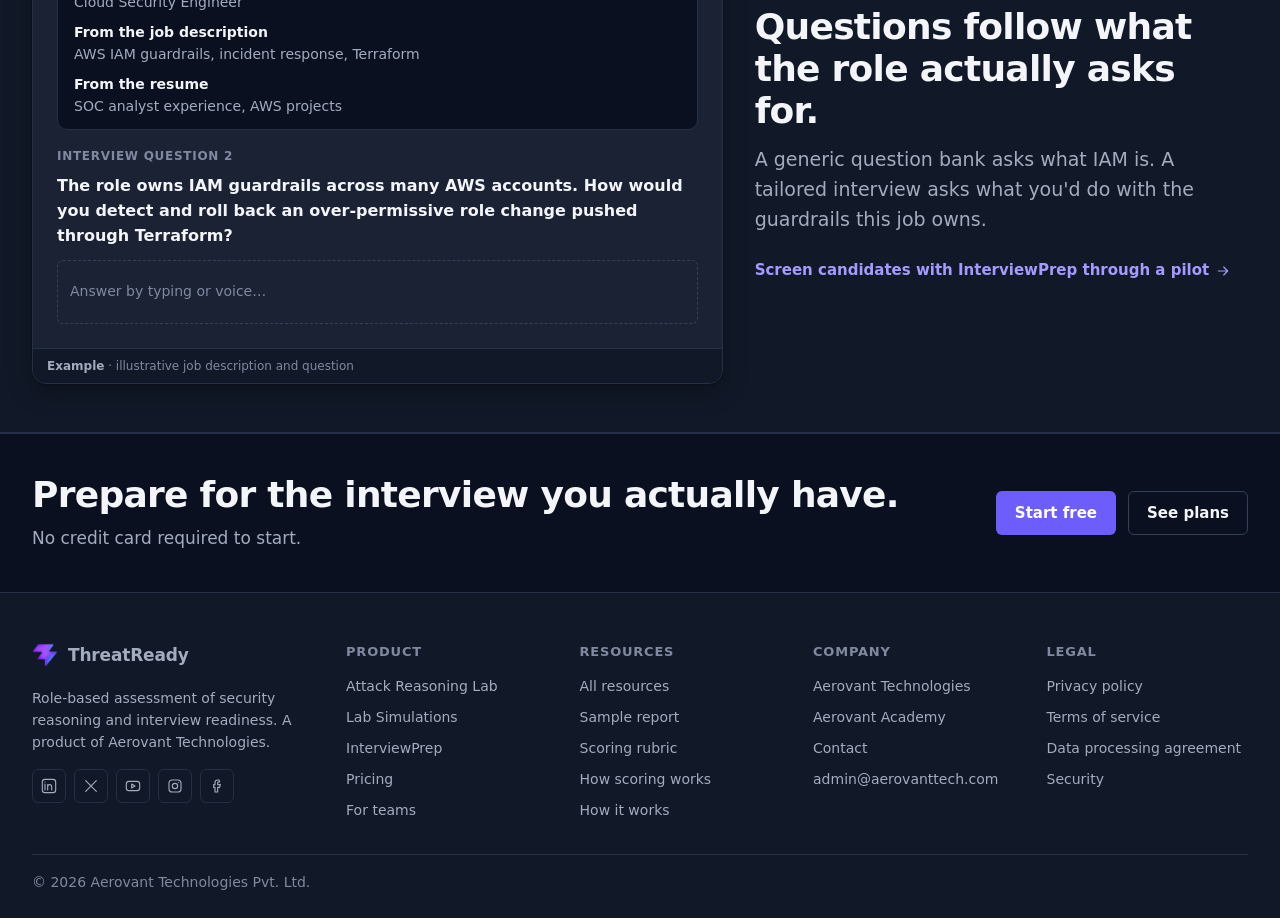
<file: interviewprep.html>
<!DOCTYPE html>
<html lang="en">
<head>
<meta charset="UTF-8">
<meta name="viewport" content="width=device-width, initial-scale=1">
<meta http-equiv="Content-Security-Policy" content="default-src 'self'; script-src 'self' 'sha256-pLwWvcjLaaqgbRUxCC7XN9givw+p6XobD6zlNB+9q08='; style-src 'self' 'unsafe-inline' https://fonts.googleapis.com; font-src 'self' https://fonts.gstatic.com; img-src 'self' data:; connect-src 'self'; base-uri 'self'; form-action 'self'; object-src 'none'">
<meta name="referrer" content="strict-origin-when-cross-origin">
<meta http-equiv="Permissions-Policy" content="geolocation=(), camera=(), microphone=(self), payment=(), usb=(), interest-cohort=()">
<script>try{if(localStorage.getItem('tr-theme')==='light')document.documentElement.setAttribute('data-theme','light')}catch(e){}</script>
<title>InterviewPrep — role-specific security interview practice · ThreatReady</title>
<meta name="description" content="Upload a job description and your resume; ThreatReady builds a role-specific security interview and a scored report you can review.">
<link rel="canonical" href="https://threatready.io/interviewprep.html">
<meta name="theme-color" content="#0B1020">
<meta property="og:type" content="website">
<meta property="og:site_name" content="ThreatReady">
<meta property="og:url" content="https://threatready.io/interviewprep.html">
<meta property="og:title" content="InterviewPrep — role-specific security interview practice · ThreatReady">
<meta property="og:description" content="Upload a job description and your resume; ThreatReady builds a role-specific security interview and a scored report you can review.">
<meta property="og:image" content="https://threatready.io/threatready-logo.png">
<meta name="twitter:card" content="summary">
<link rel="icon" type="image/x-icon" href="favicon.ico">
<link rel="icon" type="image/png" sizes="32x32" href="favicon-32.png">
<link rel="apple-touch-icon" href="favicon-48.png">
<link rel="preconnect" href="https://fonts.googleapis.com">
<link rel="preconnect" href="https://fonts.gstatic.com" crossorigin>
<link rel="stylesheet" href="https://fonts.googleapis.com/css2?family=Inter:wght@400;500;600;700&family=JetBrains+Mono:wght@400;600&display=swap">
<link rel="stylesheet" href="assets/css/site.css">

</head>
<body data-nav="product">
<!-- @nav -->
<a class="skip" href="#main">Skip to content</a>
<header class="nav" id="top">
  <div class="wrap nav-in">
    <a class="brand" href="index.html" aria-label="ThreatReady home"><img src="logo-sm.png" width="26" height="25" alt="">ThreatReady</a>
    <nav aria-label="Primary">
      <ul class="nav-links">
        <li>
          <button class="nav-link" type="button" data-menu aria-expanded="false" aria-controls="menu-product" aria-current="page">Product <svg viewBox="0 0 24 24" aria-hidden="true" class="icon"><path d="M6 9l6 6 6-6"/></svg></button>
          <ul class="menu" id="menu-product">
            <li><a href="attack-reasoning-lab.html"><span class="dot dot-lab"></span><span><span class="mi-t">Attack Reasoning Lab</span><span class="mi-d">Reason through a live attack chain</span></span></a></li>
            <li><a href="lab-simulations.html"><span class="dot dot-sim"></span><span><span class="mi-t">Lab Simulations</span><span class="mi-d">Role-based daily work · in development</span></span></a></li>
            <li><a href="interviewprep.html"><span class="dot dot-int"></span><span><span class="mi-t">InterviewPrep</span><span class="mi-d">An interview built from a real job description</span></span></a></li>
          </ul>
        </li>
        <li><a class="nav-link" href="pilot.html">For Teams</a></li>
        <li><a class="nav-link" href="transparent-scoring.html">Scoring</a></li>
        <li>
          <button class="nav-link" type="button" data-menu aria-expanded="false" aria-controls="menu-resources">Resources <svg viewBox="0 0 24 24" aria-hidden="true" class="icon"><path d="M6 9l6 6 6-6"/></svg></button>
          <ul class="menu" id="menu-resources">
            <li><a href="resources.html"><span><span class="mi-t">All resources</span><span class="mi-d">Reports, rubric, workflow and trust documents</span></span></a></li>
            <li><a href="sample-report.html"><span><span class="mi-t">Sample report</span><span class="mi-d">A fictional candidate, the real format</span></span></a></li>
            <li><a href="rubric.html"><span><span class="mi-t">Scoring rubric</span><span class="mi-d">Five dimensions and score bands</span></span></a></li>
            <li><a href="how-it-works.html"><span><span class="mi-t">How it works</span><span class="mi-d">From role selection to report</span></span></a></li>
            <li><a href="security.html"><span><span class="mi-t">Security</span><span class="mi-d">How we protect your data</span></span></a></li>
            <li><a href="contact.html"><span><span class="mi-t">Contact</span><span class="mi-d">Sales, support, privacy and security</span></span></a></li>
          </ul>
        </li>
        <li><a class="nav-link" href="pricing.html">Pricing</a></li>
      </ul>
    </nav>
    <div class="nav-cta">
      <button class="theme-btn" type="button" data-theme-toggle aria-label="Switch to light theme">
        <svg class="icon i-moon" viewBox="0 0 24 24" aria-hidden="true"><path d="M21 12.8A9 9 0 1111.2 3a7 7 0 009.8 9.8z"/></svg>
        <svg class="icon i-sun" viewBox="0 0 24 24" aria-hidden="true"><circle cx="12" cy="12" r="4"/><path d="M12 2v2M12 20v2M4.9 4.9l1.4 1.4M17.7 17.7l1.4 1.4M2 12h2M20 12h2M4.9 19.1l1.4-1.4M17.7 6.3l1.4-1.4"/></svg>
      </button>
      <a class="nav-link nav-signin" href="https://threatready.io/app/">Sign in</a>
      <a class="btn btn-primary btn-sm" href="https://threatready.io/app/auth?mode=signup&plan=free">Start free</a>
      <button class="nav-toggle" type="button" aria-expanded="false" aria-controls="drawer" aria-label="Open menu">
        <svg class="icon i-open" viewBox="0 0 24 24" aria-hidden="true"><path d="M4 7h16M4 12h16M4 17h16"/></svg>
        <svg class="icon i-close" viewBox="0 0 24 24" aria-hidden="true" style="display:none"><path d="M6 6l12 12M18 6L6 18"/></svg>
      </button>
    </div>
  </div>
  <div class="drawer" id="drawer">
    <h3>Product</h3>
    <ul>
      <li><a href="attack-reasoning-lab.html">Attack Reasoning Lab</a></li>
      <li><a href="lab-simulations.html">Lab Simulations <span class="tag tag-soon" style="margin-left:8px">In development</span></a></li>
      <li><a href="interviewprep.html">InterviewPrep</a></li>
    </ul>
    <h3>Company</h3>
    <ul>
      <li><a href="pilot.html">For Teams</a></li>
      <li><a href="transparent-scoring.html">Scoring</a></li>
      <li><a href="pricing.html">Pricing</a></li>
      <li><a href="contact.html">Contact</a></li>
    </ul>
    <h3>Resources</h3>
    <ul>
      <li><a href="resources.html">All resources</a></li>
      <li><a href="sample-report.html">Sample report</a></li>
      <li><a href="rubric.html">Scoring rubric</a></li>
      <li><a href="how-it-works.html">How it works</a></li>
      <li><a href="security.html">Security</a></li>
    </ul>
    <div class="drawer-cta">
      <a class="btn btn-primary" href="https://threatready.io/app/auth?mode=signup&plan=free">Start free</a>
      <a class="btn btn-secondary" href="https://threatready.io/app/">Sign in</a>
    </div>
  </div>
</header>
<!-- /@nav -->

<main id="main">
<section class="hero backdrop" aria-labelledby="h">
  <div class="wrap">
    <p class="crumbs"><a href="index.html">Home</a> / Products / InterviewPrep</p>
    <div class="duo rev">
      <figure class="frame" style="margin:0">
        <div class="frame-bar"><span class="frame-dots" aria-hidden="true"><i></i><i></i><i></i></span><span class="frame-url">threatready.io/app · Interview</span></div>
        <img class="shot shot-d" src="assets/img/product/iprep-dark.webp" width="1600" height="1089" alt="InterviewPrep session setup: upload a job description and a resume (PDF, DOC or TXT, up to 5 MB), analyse with AI, choose a 30-minute session and a difficulty level">
        <img class="shot shot-l" src="assets/img/product/iprep-light.webp" width="1600" height="1089" alt="InterviewPrep session setup in light theme" loading="lazy">
        <figcaption class="caption"><span><b>Product screenshot</b> · session setup, sample account with no history</span></figcaption>
      </figure>
      <div>
        <span class="eyebrow"><span class="dot dot-int" aria-hidden="true"></span> InterviewPrep · <span style="color:var(--ok)">Available</span></span>
        <h1 class="h1" id="h">Face the interview built for your role.</h1>
        <p class="lead" style="margin-top:16px">Add the job description and your resume. ThreatReady builds the interview that role is likely to ask — and scores how you answer.</p>
        <div class="hero-ctas">
          <a class="btn btn-primary" href="https://threatready.io/app/auth?mode=signup&amp;plan=free">Start free</a>
          <a class="btn btn-secondary" href="sample-report.html">See a sample report</a>
        </div>
      </div>
    </div>
  </div>
</section>

<section class="section section-alt" aria-labelledby="flow-h">
  <div class="wrap">
    <div class="section-head">
      <span class="eyebrow">From job description to report</span>
      <h2 class="h2" id="flow-h">Five steps, all in one session.</h2>
    </div>
    <ol class="pipeline">
      <li><span class="p-k">Input</span><h3>Job description</h3><p>Optional. PDF, DOC or TXT, up to 5 MB.</p></li>
      <li><span class="p-k">Input</span><h3>Your resume</h3><p>Optional. Skip both to use default content.</p></li>
      <li><span class="p-k">Analyse</span><h3>Tailor the questions</h3><p>The role's requirements and your experience shape what gets asked.</p></li>
      <li><span class="p-k">Interview</span><h3>Answer under time</h3><p>Choose duration and difficulty: Beginner, Intermediate, Expert or Custom.</p></li>
      <li><span class="p-k">Report</span><h3>Scored report</h3><p>Scores and feedback you can review and keep.</p></li>
    </ol>
  </div>
</section>

<section class="section" aria-labelledby="mods-h">
  <div class="wrap duo">
    <div>
      <span class="eyebrow">What a session covers</span>
      <h2 class="h2" id="mods-h">Five interview modules, matched to the role.</h2>
      <p class="lead" style="margin-top:12px">Sessions draw on modules that test different parts of the job — not just recall.</p>
    </div>
    <div class="cmp-wrap">
      <table class="cmp">
        <thead><tr><th scope="col">Module</th><th scope="col">What it tests</th></tr></thead>
        <tbody>
          <tr><th scope="row">Architecture &amp; Design</th><td>Architecture design</td></tr>
          <tr><th scope="row">Incident Simulator</th><td>Incident response</td></tr>
          <tr><th scope="row">Threat Brief</th><td>Crisis communication</td></tr>
          <tr><th scope="row">Threat Hunt</th><td>Log analysis</td></tr>
          <tr><th scope="row">Vuln Vault</th><td>Vulnerability prioritisation</td></tr>
        </tbody>
      </table>
    </div>
  </div>
</section>

<section class="section section-alt" aria-labelledby="ex-h">
  <div class="wrap duo rev">
    <figure class="frame" style="margin:0">
      <div class="frame-bar"><span class="frame-dots" aria-hidden="true"><i></i><i></i><i></i></span><span class="frame-url">InterviewPrep · example question</span></div>
      <div class="tabpanel">
        <dl class="ui-box ui-jd">
          <dt>Target role</dt><dd>Cloud Security Engineer</dd>
          <dt>From the job description</dt><dd>AWS IAM guardrails, incident response, Terraform</dd>
          <dt>From the resume</dt><dd>SOC analyst experience, AWS projects</dd>
        </dl>
        <p class="ui-q"><span class="ui-label" style="display:block;margin-bottom:4px">Interview question 2</span>The role owns IAM guardrails across many AWS accounts. How would you detect and roll back an over-permissive role change pushed through Terraform?</p>
        <div class="ui-input">Answer by typing or voice…</div>
      </div>
      <figcaption class="caption"><span><b>Example</b> · illustrative job description and question</span></figcaption>
    </figure>
    <div>
      <span class="eyebrow">Example</span>
      <h2 class="h2" id="ex-h">Questions follow what the role actually asks for.</h2>
      <p class="lead" style="margin-top:12px">A generic question bank asks what IAM is. A tailored interview asks what you'd do with the guardrails this job owns.</p>
      <div class="section-foot"><a class="link" href="pilot.html">Screen candidates with InterviewPrep through a pilot <svg class="icon" viewBox="0 0 24 24" aria-hidden="true"><path d="M5 12h14M13 6l6 6-6 6"/></svg></a></div>
    </div>
  </div>
</section>

<section class="closing" aria-labelledby="c-h">
  <div class="wrap closing-in">
    <div><h2 class="h2" id="c-h">Prepare for the interview you actually have.</h2><p>No credit card required to start.</p></div>
    <div class="hero-ctas" style="margin:0"><a class="btn btn-primary" href="https://threatready.io/app/auth?mode=signup&amp;plan=free">Start free</a><a class="btn btn-secondary" href="pricing.html">See plans</a></div>
  </div>
</section>
</main>

<!-- @footer -->
<footer class="footer">
  <div class="wrap">
    <div class="footer-grid">
      <div class="footer-about">
        <a class="brand" href="index.html"><img src="logo-sm.png" width="26" height="25" alt="">ThreatReady</a>
        <p>Role-based assessment of security reasoning and interview readiness. A product of Aerovant Technologies.</p>
        <div class="social"><a href="https://www.linkedin.com/in/aerovant-technologies/" target="_blank" rel="noopener noreferrer" aria-label="Aerovant Technologies on LinkedIn (opens in a new tab)"><svg class="icon" viewBox="0 0 24 24" aria-hidden="true"><path d="M6 9v9M6 6v.01M10 18v-5a3 3 0 016 0v5M10 10v8"/><rect x="2" y="2" width="20" height="20" rx="4"/></svg></a><a href="https://x.com/aerovant_tech" target="_blank" rel="noopener noreferrer" aria-label="Aerovant Technologies on X (opens in a new tab)"><svg class="icon" viewBox="0 0 24 24" aria-hidden="true"><path d="M4 4l16 16M20 4L4 20"/></svg></a><a href="https://www.youtube.com/@aerovanttechnologies" target="_blank" rel="noopener noreferrer" aria-label="Aerovant Technologies on YouTube (opens in a new tab)"><svg class="icon" viewBox="0 0 24 24" aria-hidden="true"><rect x="2" y="5" width="20" height="14" rx="4"/><path d="M10 9l5 3-5 3z"/></svg></a><a href="https://www.instagram.com/aerovant_technologies" target="_blank" rel="noopener noreferrer" aria-label="Aerovant Technologies on Instagram (opens in a new tab)"><svg class="icon" viewBox="0 0 24 24" aria-hidden="true"><rect x="3" y="3" width="18" height="18" rx="5"/><circle cx="12" cy="12" r="4"/><path d="M17.5 6.5v.01"/></svg></a><a href="https://www.facebook.com/people/Aerovant-Technologies/61587139213075/" target="_blank" rel="noopener noreferrer" aria-label="Aerovant Technologies on Facebook (opens in a new tab)"><svg class="icon" viewBox="0 0 24 24" aria-hidden="true"><path d="M15 3h-2a4 4 0 00-4 4v3H7v4h2v7h4v-7h3l1-4h-4V7a1 1 0 011-1h2z"/></svg></a></div>
      </div>
      <nav aria-labelledby="f-product"><h2 id="f-product">Product</h2><ul><li><a href="attack-reasoning-lab.html">Attack Reasoning Lab</a></li><li><a href="lab-simulations.html">Lab Simulations</a></li><li><a href="interviewprep.html">InterviewPrep</a></li><li><a href="pricing.html">Pricing</a></li><li><a href="pilot.html">For teams</a></li></ul></nav>
      <nav aria-labelledby="f-resources"><h2 id="f-resources">Resources</h2><ul><li><a href="resources.html" target="_blank" rel="noopener noreferrer">All resources<span class="sr-only"> (opens in a new tab)</span></a></li><li><a href="sample-report.html" target="_blank" rel="noopener noreferrer">Sample report<span class="sr-only"> (opens in a new tab)</span></a></li><li><a href="rubric.html" target="_blank" rel="noopener noreferrer">Scoring rubric<span class="sr-only"> (opens in a new tab)</span></a></li><li><a href="transparent-scoring.html" target="_blank" rel="noopener noreferrer">How scoring works<span class="sr-only"> (opens in a new tab)</span></a></li><li><a href="how-it-works.html" target="_blank" rel="noopener noreferrer">How it works<span class="sr-only"> (opens in a new tab)</span></a></li></ul></nav>
      <nav aria-labelledby="f-company"><h2 id="f-company">Company</h2><ul><li><a href="https://aerovanttech.com/" target="_blank" rel="noopener noreferrer">Aerovant Technologies<span class="sr-only"> (opens in a new tab)</span></a></li><li><a href="https://aerovantacademy.com/" target="_blank" rel="noopener noreferrer">Aerovant Academy<span class="sr-only"> (opens in a new tab)</span></a></li><li><a href="contact.html" target="_blank" rel="noopener noreferrer">Contact<span class="sr-only"> (opens in a new tab)</span></a></li><li><a href="mailto:admin@aerovanttech.com" target="_blank" rel="noopener noreferrer">admin@aerovanttech.com<span class="sr-only"> (opens in a new tab)</span></a></li></ul></nav>
      <nav aria-labelledby="f-legal"><h2 id="f-legal">Legal</h2><ul><li><a href="privacy.html" target="_blank" rel="noopener noreferrer">Privacy policy<span class="sr-only"> (opens in a new tab)</span></a></li><li><a href="terms.html" target="_blank" rel="noopener noreferrer">Terms of service<span class="sr-only"> (opens in a new tab)</span></a></li><li><a href="dpa.html" target="_blank" rel="noopener noreferrer">Data processing agreement<span class="sr-only"> (opens in a new tab)</span></a></li><li><a href="security.html" target="_blank" rel="noopener noreferrer">Security<span class="sr-only"> (opens in a new tab)</span></a></li></ul></nav>
    </div>
    <div class="footer-bottom">
      <span>&copy; <span data-year>2026</span> Aerovant Technologies Pvt. Ltd.</span>
    </div>
  </div>
</footer>
<!-- /@footer -->
<script src="assets/js/site.js" defer></script>
</body>
</html>
</file>
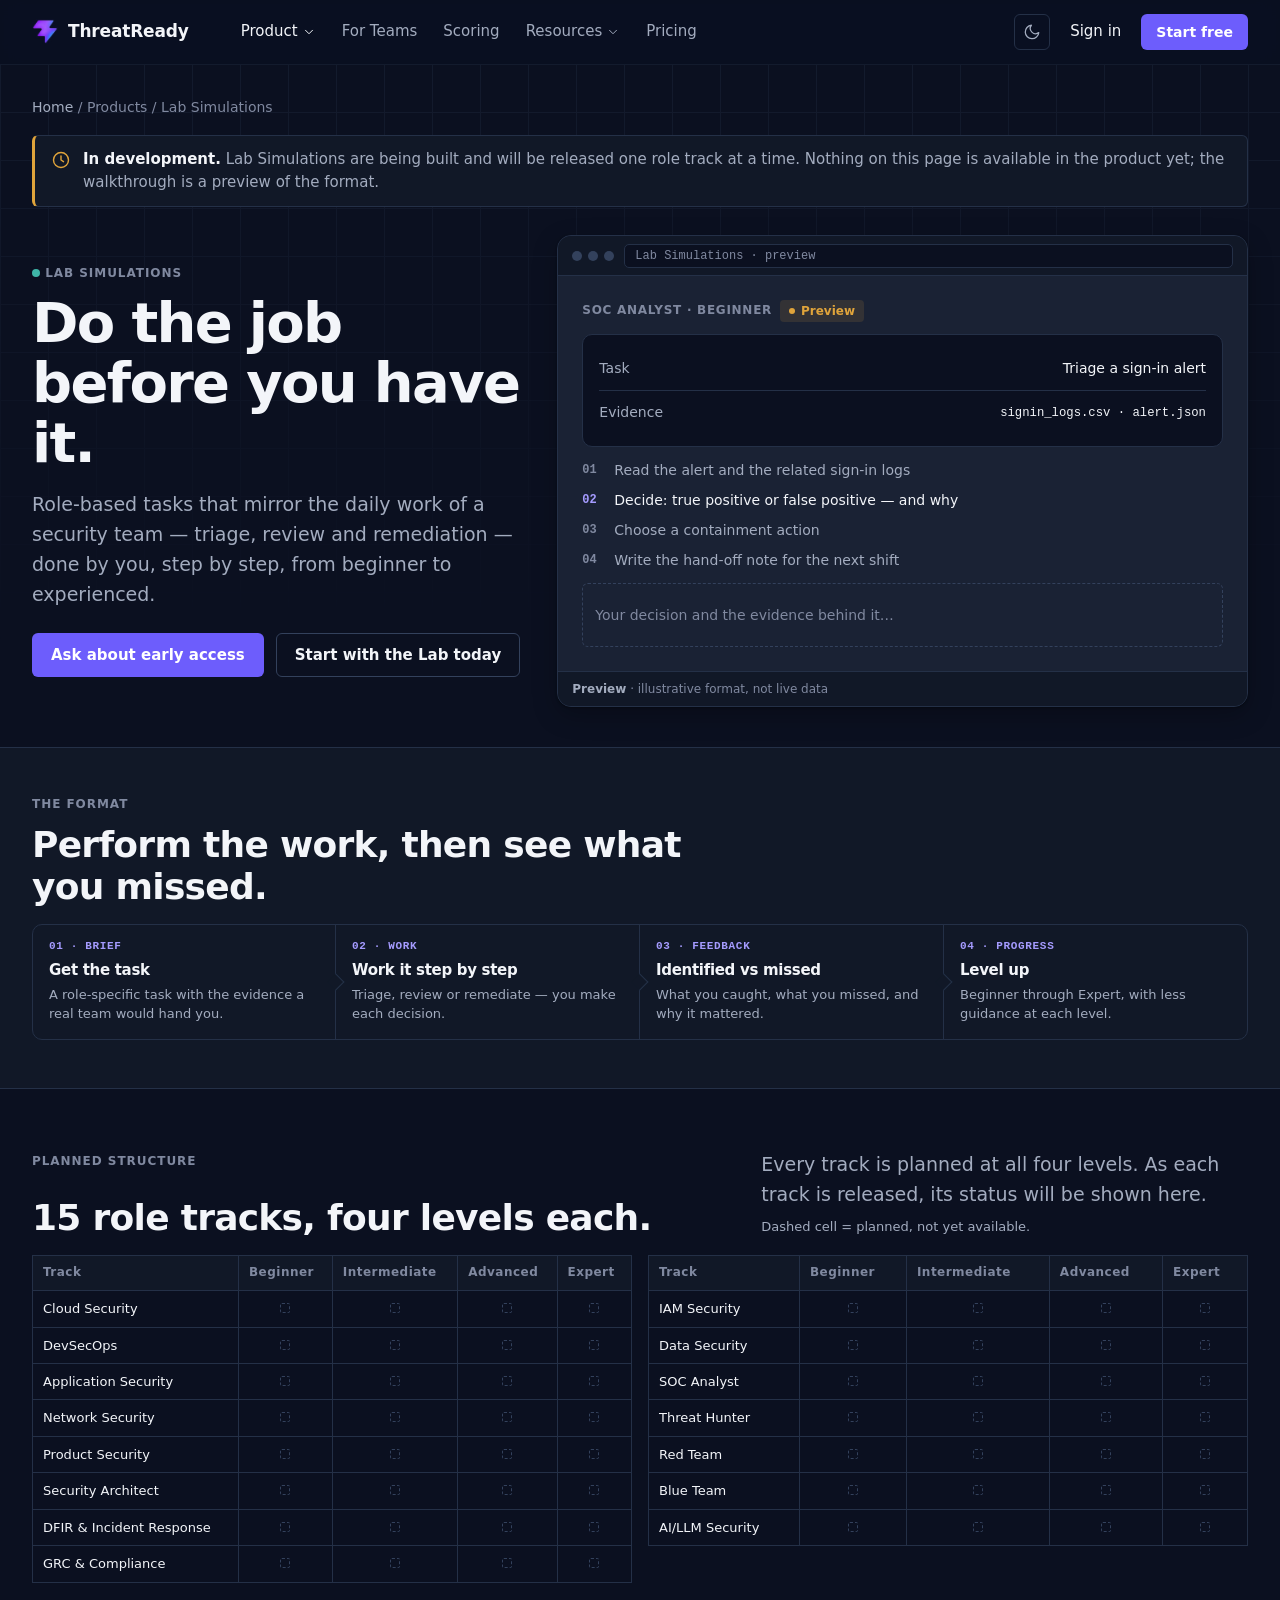
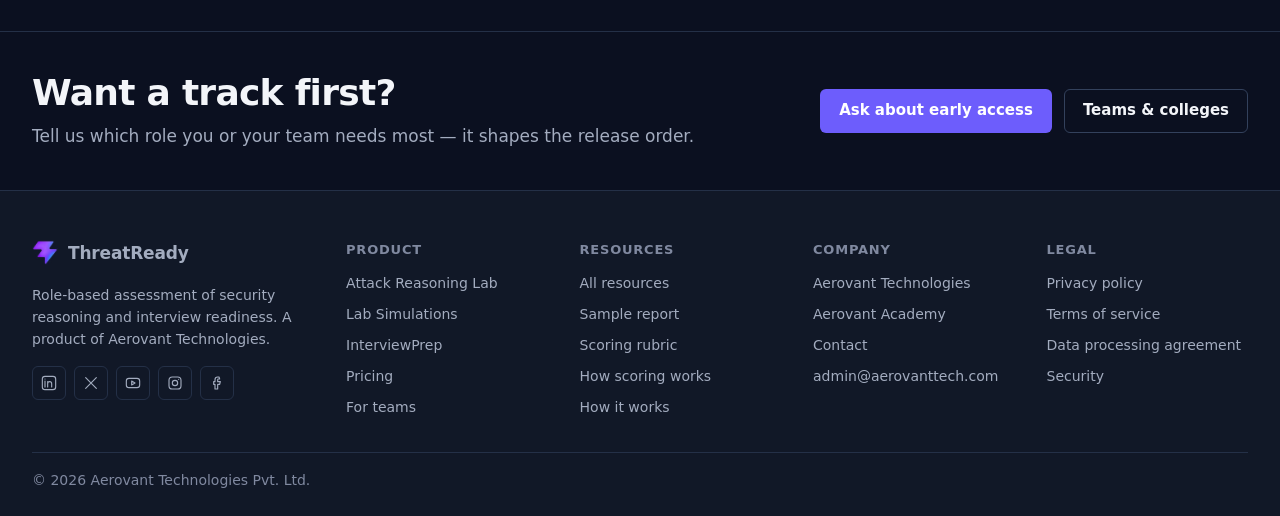
<file: lab-simulations.html>
<!DOCTYPE html>
<html lang="en">
<head>
<meta charset="UTF-8">
<meta name="viewport" content="width=device-width, initial-scale=1">
<meta http-equiv="Content-Security-Policy" content="default-src 'self'; script-src 'self' 'sha256-pLwWvcjLaaqgbRUxCC7XN9givw+p6XobD6zlNB+9q08='; style-src 'self' 'unsafe-inline' https://fonts.googleapis.com; font-src 'self' https://fonts.gstatic.com; img-src 'self' data:; connect-src 'self'; base-uri 'self'; form-action 'self'; object-src 'none'">
<meta name="referrer" content="strict-origin-when-cross-origin">
<meta http-equiv="Permissions-Policy" content="geolocation=(), camera=(), microphone=(self), payment=(), usb=(), interest-cohort=()">
<script>try{if(localStorage.getItem('tr-theme')==='light')document.documentElement.setAttribute('data-theme','light')}catch(e){}</script>
<title>Lab Simulations — role-based security tasks (in development) · ThreatReady</title>
<meta name="description" content="Lab Simulations are in development: role-based tasks that mirror daily security work — triage, review and remediation — released one role track at a time.">
<link rel="canonical" href="https://threatready.io/lab-simulations.html">
<meta name="theme-color" content="#0B1020">
<meta property="og:type" content="website">
<meta property="og:site_name" content="ThreatReady">
<meta property="og:url" content="https://threatready.io/lab-simulations.html">
<meta property="og:title" content="Lab Simulations — role-based security tasks (in development) · ThreatReady">
<meta property="og:description" content="Lab Simulations are in development: role-based tasks that mirror daily security work — triage, review and remediation — released one role track at a time.">
<meta property="og:image" content="https://threatready.io/threatready-logo.png">
<meta name="twitter:card" content="summary">
<link rel="icon" type="image/x-icon" href="favicon.ico">
<link rel="icon" type="image/png" sizes="32x32" href="favicon-32.png">
<link rel="apple-touch-icon" href="favicon-48.png">
<link rel="preconnect" href="https://fonts.googleapis.com">
<link rel="preconnect" href="https://fonts.gstatic.com" crossorigin>
<link rel="stylesheet" href="https://fonts.googleapis.com/css2?family=Inter:wght@400;500;600;700&family=JetBrains+Mono:wght@400;600&display=swap">
<link rel="stylesheet" href="assets/css/site.css">

</head>
<body data-nav="product">
<!-- @nav -->
<a class="skip" href="#main">Skip to content</a>
<header class="nav" id="top">
  <div class="wrap nav-in">
    <a class="brand" href="index.html" aria-label="ThreatReady home"><img src="logo-sm.png" width="26" height="25" alt="">ThreatReady</a>
    <nav aria-label="Primary">
      <ul class="nav-links">
        <li>
          <button class="nav-link" type="button" data-menu aria-expanded="false" aria-controls="menu-product" aria-current="page">Product <svg viewBox="0 0 24 24" aria-hidden="true" class="icon"><path d="M6 9l6 6 6-6"/></svg></button>
          <ul class="menu" id="menu-product">
            <li><a href="attack-reasoning-lab.html"><span class="dot dot-lab"></span><span><span class="mi-t">Attack Reasoning Lab</span><span class="mi-d">Reason through a live attack chain</span></span></a></li>
            <li><a href="lab-simulations.html"><span class="dot dot-sim"></span><span><span class="mi-t">Lab Simulations</span><span class="mi-d">Role-based daily work · in development</span></span></a></li>
            <li><a href="interviewprep.html"><span class="dot dot-int"></span><span><span class="mi-t">InterviewPrep</span><span class="mi-d">An interview built from a real job description</span></span></a></li>
          </ul>
        </li>
        <li><a class="nav-link" href="pilot.html">For Teams</a></li>
        <li><a class="nav-link" href="transparent-scoring.html">Scoring</a></li>
        <li>
          <button class="nav-link" type="button" data-menu aria-expanded="false" aria-controls="menu-resources">Resources <svg viewBox="0 0 24 24" aria-hidden="true" class="icon"><path d="M6 9l6 6 6-6"/></svg></button>
          <ul class="menu" id="menu-resources">
            <li><a href="resources.html"><span><span class="mi-t">All resources</span><span class="mi-d">Reports, rubric, workflow and trust documents</span></span></a></li>
            <li><a href="sample-report.html"><span><span class="mi-t">Sample report</span><span class="mi-d">A fictional candidate, the real format</span></span></a></li>
            <li><a href="rubric.html"><span><span class="mi-t">Scoring rubric</span><span class="mi-d">Five dimensions and score bands</span></span></a></li>
            <li><a href="how-it-works.html"><span><span class="mi-t">How it works</span><span class="mi-d">From role selection to report</span></span></a></li>
            <li><a href="security.html"><span><span class="mi-t">Security</span><span class="mi-d">How we protect your data</span></span></a></li>
            <li><a href="contact.html"><span><span class="mi-t">Contact</span><span class="mi-d">Sales, support, privacy and security</span></span></a></li>
          </ul>
        </li>
        <li><a class="nav-link" href="pricing.html">Pricing</a></li>
      </ul>
    </nav>
    <div class="nav-cta">
      <button class="theme-btn" type="button" data-theme-toggle aria-label="Switch to light theme">
        <svg class="icon i-moon" viewBox="0 0 24 24" aria-hidden="true"><path d="M21 12.8A9 9 0 1111.2 3a7 7 0 009.8 9.8z"/></svg>
        <svg class="icon i-sun" viewBox="0 0 24 24" aria-hidden="true"><circle cx="12" cy="12" r="4"/><path d="M12 2v2M12 20v2M4.9 4.9l1.4 1.4M17.7 17.7l1.4 1.4M2 12h2M20 12h2M4.9 19.1l1.4-1.4M17.7 6.3l1.4-1.4"/></svg>
      </button>
      <a class="nav-link nav-signin" href="https://threatready.io/app/">Sign in</a>
      <a class="btn btn-primary btn-sm" href="https://threatready.io/app/auth?mode=signup&plan=free">Start free</a>
      <button class="nav-toggle" type="button" aria-expanded="false" aria-controls="drawer" aria-label="Open menu">
        <svg class="icon i-open" viewBox="0 0 24 24" aria-hidden="true"><path d="M4 7h16M4 12h16M4 17h16"/></svg>
        <svg class="icon i-close" viewBox="0 0 24 24" aria-hidden="true" style="display:none"><path d="M6 6l12 12M18 6L6 18"/></svg>
      </button>
    </div>
  </div>
  <div class="drawer" id="drawer">
    <h3>Product</h3>
    <ul>
      <li><a href="attack-reasoning-lab.html">Attack Reasoning Lab</a></li>
      <li><a href="lab-simulations.html">Lab Simulations <span class="tag tag-soon" style="margin-left:8px">In development</span></a></li>
      <li><a href="interviewprep.html">InterviewPrep</a></li>
    </ul>
    <h3>Company</h3>
    <ul>
      <li><a href="pilot.html">For Teams</a></li>
      <li><a href="transparent-scoring.html">Scoring</a></li>
      <li><a href="pricing.html">Pricing</a></li>
      <li><a href="contact.html">Contact</a></li>
    </ul>
    <h3>Resources</h3>
    <ul>
      <li><a href="resources.html">All resources</a></li>
      <li><a href="sample-report.html">Sample report</a></li>
      <li><a href="rubric.html">Scoring rubric</a></li>
      <li><a href="how-it-works.html">How it works</a></li>
      <li><a href="security.html">Security</a></li>
    </ul>
    <div class="drawer-cta">
      <a class="btn btn-primary" href="https://threatready.io/app/auth?mode=signup&plan=free">Start free</a>
      <a class="btn btn-secondary" href="https://threatready.io/app/">Sign in</a>
    </div>
  </div>
</header>
<!-- /@nav -->

<main id="main">
<section class="hero backdrop" aria-labelledby="h">
  <div class="wrap">
    <p class="crumbs"><a href="index.html">Home</a> / Products / Lab Simulations</p>
    <p class="status-bar" style="margin-bottom:28px"><svg class="icon" viewBox="0 0 24 24" aria-hidden="true" style="color:var(--warn);flex-shrink:0;margin-top:2px"><circle cx="12" cy="12" r="9"/><path d="M12 7v5l3 2"/></svg><span><b>In development.</b> Lab Simulations are being built and will be released one role track at a time. Nothing on this page is available in the product yet; the walkthrough is a preview of the format.</span></p>
    <div class="duo">
      <div>
        <span class="eyebrow"><span class="dot dot-sim" aria-hidden="true"></span> Lab Simulations</span>
        <h1 class="h1" id="h">Do the job before you have it.</h1>
        <p class="lead" style="margin-top:16px">Role-based tasks that mirror the daily work of a security team — triage, review and remediation — done by you, step by step, from beginner to experienced.</p>
        <div class="hero-ctas">
          <a class="btn btn-primary" href="mailto:admin@aerovanttech.com?subject=Lab%20Simulations%20early%20access">Ask about early access</a>
          <a class="btn btn-secondary" href="attack-reasoning-lab.html">Start with the Lab today</a>
        </div>
      </div>
      <figure class="frame" style="margin:0">
        <div class="frame-bar"><span class="frame-dots" aria-hidden="true"><i></i><i></i><i></i></span><span class="frame-url">Lab Simulations · preview</span></div>
        <div class="tabpanel">
          <div class="ui-meta"><span class="ui-label">SOC Analyst · Beginner</span><span class="tag tag-soon">Preview</span></div>
          <div class="ui-box">
            <div class="ui-row"><span class="muted">Task</span><span>Triage a sign-in alert</span></div>
            <div class="ui-row"><span class="muted">Evidence</span><span class="mono">signin_logs.csv · alert.json</span></div>
          </div>
          <ol class="ui-steps">
            <li><b>01</b>Read the alert and the related sign-in logs</li>
            <li class="cur"><b>02</b>Decide: true positive or false positive — and why</li>
            <li><b>03</b>Choose a containment action</li>
            <li><b>04</b>Write the hand-off note for the next shift</li>
          </ol>
          <div class="ui-input">Your decision and the evidence behind it…</div>
        </div>
        <figcaption class="caption"><span><b>Preview</b> · illustrative format, not live data</span></figcaption>
      </figure>
    </div>
  </div>
</section>

<section class="section section-alt" aria-labelledby="do-h">
  <div class="wrap">
    <div class="section-head">
      <span class="eyebrow">The format</span>
      <h2 class="h2" id="do-h">Perform the work, then see what you missed.</h2>
    </div>
    <ol class="pipeline p4">
      <li><span class="p-k">01 · Brief</span><h3>Get the task</h3><p>A role-specific task with the evidence a real team would hand you.</p></li>
      <li><span class="p-k">02 · Work</span><h3>Work it step by step</h3><p>Triage, review or remediate — you make each decision.</p></li>
      <li><span class="p-k">03 · Feedback</span><h3>Identified vs missed</h3><p>What you caught, what you missed, and why it mattered.</p></li>
      <li><span class="p-k">04 · Progress</span><h3>Level up</h3><p>Beginner through Expert, with less guidance at each level.</p></li>
    </ol>
  </div>
</section>

<section class="section" aria-labelledby="plan-h">
  <div class="wrap">
    <div class="section-head">
      <span class="eyebrow">Planned structure</span>
      <h2 class="h2" id="plan-h">15 role tracks, four levels each.</h2>
      <p class="lead">Every track is planned at all four levels. As each track is released, its status will be shown here. <span class="xsmall">Dashed cell = planned, not yet available.</span></p>
    </div>
    <div class="grid g2" style="align-items:start"><div class="matrix-wrap"><table class="matrix"><thead><tr><th scope="col">Track</th><th scope="col"><span class="lv-full">Beginner</span><span class="lv-short" aria-hidden="true">Beg</span></th><th scope="col"><span class="lv-full">Intermediate</span><span class="lv-short" aria-hidden="true">Int</span></th><th scope="col"><span class="lv-full">Advanced</span><span class="lv-short" aria-hidden="true">Adv</span></th><th scope="col"><span class="lv-full">Expert</span><span class="lv-short" aria-hidden="true">Exp</span></th></tr></thead><tbody><tr><th scope="row">Cloud Security</th><td class="cell"><span class="sr-only">Planned</span></td><td class="cell"><span class="sr-only">Planned</span></td><td class="cell"><span class="sr-only">Planned</span></td><td class="cell"><span class="sr-only">Planned</span></td></tr><tr><th scope="row">DevSecOps</th><td class="cell"><span class="sr-only">Planned</span></td><td class="cell"><span class="sr-only">Planned</span></td><td class="cell"><span class="sr-only">Planned</span></td><td class="cell"><span class="sr-only">Planned</span></td></tr><tr><th scope="row">Application Security</th><td class="cell"><span class="sr-only">Planned</span></td><td class="cell"><span class="sr-only">Planned</span></td><td class="cell"><span class="sr-only">Planned</span></td><td class="cell"><span class="sr-only">Planned</span></td></tr><tr><th scope="row">Network Security</th><td class="cell"><span class="sr-only">Planned</span></td><td class="cell"><span class="sr-only">Planned</span></td><td class="cell"><span class="sr-only">Planned</span></td><td class="cell"><span class="sr-only">Planned</span></td></tr><tr><th scope="row">Product Security</th><td class="cell"><span class="sr-only">Planned</span></td><td class="cell"><span class="sr-only">Planned</span></td><td class="cell"><span class="sr-only">Planned</span></td><td class="cell"><span class="sr-only">Planned</span></td></tr><tr><th scope="row">Security Architect</th><td class="cell"><span class="sr-only">Planned</span></td><td class="cell"><span class="sr-only">Planned</span></td><td class="cell"><span class="sr-only">Planned</span></td><td class="cell"><span class="sr-only">Planned</span></td></tr><tr><th scope="row">DFIR &amp; Incident Response</th><td class="cell"><span class="sr-only">Planned</span></td><td class="cell"><span class="sr-only">Planned</span></td><td class="cell"><span class="sr-only">Planned</span></td><td class="cell"><span class="sr-only">Planned</span></td></tr><tr><th scope="row">GRC &amp; Compliance</th><td class="cell"><span class="sr-only">Planned</span></td><td class="cell"><span class="sr-only">Planned</span></td><td class="cell"><span class="sr-only">Planned</span></td><td class="cell"><span class="sr-only">Planned</span></td></tr></tbody></table></div><div class="matrix-wrap"><table class="matrix"><thead><tr><th scope="col">Track</th><th scope="col"><span class="lv-full">Beginner</span><span class="lv-short" aria-hidden="true">Beg</span></th><th scope="col"><span class="lv-full">Intermediate</span><span class="lv-short" aria-hidden="true">Int</span></th><th scope="col"><span class="lv-full">Advanced</span><span class="lv-short" aria-hidden="true">Adv</span></th><th scope="col"><span class="lv-full">Expert</span><span class="lv-short" aria-hidden="true">Exp</span></th></tr></thead><tbody><tr><th scope="row">IAM Security</th><td class="cell"><span class="sr-only">Planned</span></td><td class="cell"><span class="sr-only">Planned</span></td><td class="cell"><span class="sr-only">Planned</span></td><td class="cell"><span class="sr-only">Planned</span></td></tr><tr><th scope="row">Data Security</th><td class="cell"><span class="sr-only">Planned</span></td><td class="cell"><span class="sr-only">Planned</span></td><td class="cell"><span class="sr-only">Planned</span></td><td class="cell"><span class="sr-only">Planned</span></td></tr><tr><th scope="row">SOC Analyst</th><td class="cell"><span class="sr-only">Planned</span></td><td class="cell"><span class="sr-only">Planned</span></td><td class="cell"><span class="sr-only">Planned</span></td><td class="cell"><span class="sr-only">Planned</span></td></tr><tr><th scope="row">Threat Hunter</th><td class="cell"><span class="sr-only">Planned</span></td><td class="cell"><span class="sr-only">Planned</span></td><td class="cell"><span class="sr-only">Planned</span></td><td class="cell"><span class="sr-only">Planned</span></td></tr><tr><th scope="row">Red Team</th><td class="cell"><span class="sr-only">Planned</span></td><td class="cell"><span class="sr-only">Planned</span></td><td class="cell"><span class="sr-only">Planned</span></td><td class="cell"><span class="sr-only">Planned</span></td></tr><tr><th scope="row">Blue Team</th><td class="cell"><span class="sr-only">Planned</span></td><td class="cell"><span class="sr-only">Planned</span></td><td class="cell"><span class="sr-only">Planned</span></td><td class="cell"><span class="sr-only">Planned</span></td></tr><tr><th scope="row">AI/LLM Security</th><td class="cell"><span class="sr-only">Planned</span></td><td class="cell"><span class="sr-only">Planned</span></td><td class="cell"><span class="sr-only">Planned</span></td><td class="cell"><span class="sr-only">Planned</span></td></tr></tbody></table></div></div>
  </div>
</section>

<section class="closing" aria-labelledby="c-h">
  <div class="wrap closing-in">
    <div><h2 class="h2" id="c-h">Want a track first?</h2><p>Tell us which role you or your team needs most — it shapes the release order.</p></div>
    <div class="hero-ctas" style="margin:0"><a class="btn btn-primary" href="mailto:admin@aerovanttech.com?subject=Lab%20Simulations%20early%20access">Ask about early access</a><a class="btn btn-secondary" href="pilot.html">Teams &amp; colleges</a></div>
  </div>
</section>
</main>

<!-- @footer -->
<footer class="footer">
  <div class="wrap">
    <div class="footer-grid">
      <div class="footer-about">
        <a class="brand" href="index.html"><img src="logo-sm.png" width="26" height="25" alt="">ThreatReady</a>
        <p>Role-based assessment of security reasoning and interview readiness. A product of Aerovant Technologies.</p>
        <div class="social"><a href="https://www.linkedin.com/in/aerovant-technologies/" target="_blank" rel="noopener noreferrer" aria-label="Aerovant Technologies on LinkedIn (opens in a new tab)"><svg class="icon" viewBox="0 0 24 24" aria-hidden="true"><path d="M6 9v9M6 6v.01M10 18v-5a3 3 0 016 0v5M10 10v8"/><rect x="2" y="2" width="20" height="20" rx="4"/></svg></a><a href="https://x.com/aerovant_tech" target="_blank" rel="noopener noreferrer" aria-label="Aerovant Technologies on X (opens in a new tab)"><svg class="icon" viewBox="0 0 24 24" aria-hidden="true"><path d="M4 4l16 16M20 4L4 20"/></svg></a><a href="https://www.youtube.com/@aerovanttechnologies" target="_blank" rel="noopener noreferrer" aria-label="Aerovant Technologies on YouTube (opens in a new tab)"><svg class="icon" viewBox="0 0 24 24" aria-hidden="true"><rect x="2" y="5" width="20" height="14" rx="4"/><path d="M10 9l5 3-5 3z"/></svg></a><a href="https://www.instagram.com/aerovant_technologies" target="_blank" rel="noopener noreferrer" aria-label="Aerovant Technologies on Instagram (opens in a new tab)"><svg class="icon" viewBox="0 0 24 24" aria-hidden="true"><rect x="3" y="3" width="18" height="18" rx="5"/><circle cx="12" cy="12" r="4"/><path d="M17.5 6.5v.01"/></svg></a><a href="https://www.facebook.com/people/Aerovant-Technologies/61587139213075/" target="_blank" rel="noopener noreferrer" aria-label="Aerovant Technologies on Facebook (opens in a new tab)"><svg class="icon" viewBox="0 0 24 24" aria-hidden="true"><path d="M15 3h-2a4 4 0 00-4 4v3H7v4h2v7h4v-7h3l1-4h-4V7a1 1 0 011-1h2z"/></svg></a></div>
      </div>
      <nav aria-labelledby="f-product"><h2 id="f-product">Product</h2><ul><li><a href="attack-reasoning-lab.html">Attack Reasoning Lab</a></li><li><a href="lab-simulations.html">Lab Simulations</a></li><li><a href="interviewprep.html">InterviewPrep</a></li><li><a href="pricing.html">Pricing</a></li><li><a href="pilot.html">For teams</a></li></ul></nav>
      <nav aria-labelledby="f-resources"><h2 id="f-resources">Resources</h2><ul><li><a href="resources.html" target="_blank" rel="noopener noreferrer">All resources<span class="sr-only"> (opens in a new tab)</span></a></li><li><a href="sample-report.html" target="_blank" rel="noopener noreferrer">Sample report<span class="sr-only"> (opens in a new tab)</span></a></li><li><a href="rubric.html" target="_blank" rel="noopener noreferrer">Scoring rubric<span class="sr-only"> (opens in a new tab)</span></a></li><li><a href="transparent-scoring.html" target="_blank" rel="noopener noreferrer">How scoring works<span class="sr-only"> (opens in a new tab)</span></a></li><li><a href="how-it-works.html" target="_blank" rel="noopener noreferrer">How it works<span class="sr-only"> (opens in a new tab)</span></a></li></ul></nav>
      <nav aria-labelledby="f-company"><h2 id="f-company">Company</h2><ul><li><a href="https://aerovanttech.com/" target="_blank" rel="noopener noreferrer">Aerovant Technologies<span class="sr-only"> (opens in a new tab)</span></a></li><li><a href="https://aerovantacademy.com/" target="_blank" rel="noopener noreferrer">Aerovant Academy<span class="sr-only"> (opens in a new tab)</span></a></li><li><a href="contact.html" target="_blank" rel="noopener noreferrer">Contact<span class="sr-only"> (opens in a new tab)</span></a></li><li><a href="mailto:admin@aerovanttech.com" target="_blank" rel="noopener noreferrer">admin@aerovanttech.com<span class="sr-only"> (opens in a new tab)</span></a></li></ul></nav>
      <nav aria-labelledby="f-legal"><h2 id="f-legal">Legal</h2><ul><li><a href="privacy.html" target="_blank" rel="noopener noreferrer">Privacy policy<span class="sr-only"> (opens in a new tab)</span></a></li><li><a href="terms.html" target="_blank" rel="noopener noreferrer">Terms of service<span class="sr-only"> (opens in a new tab)</span></a></li><li><a href="dpa.html" target="_blank" rel="noopener noreferrer">Data processing agreement<span class="sr-only"> (opens in a new tab)</span></a></li><li><a href="security.html" target="_blank" rel="noopener noreferrer">Security<span class="sr-only"> (opens in a new tab)</span></a></li></ul></nav>
    </div>
    <div class="footer-bottom">
      <span>&copy; <span data-year>2026</span> Aerovant Technologies Pvt. Ltd.</span>
    </div>
  </div>
</footer>
<!-- /@footer -->
<script src="assets/js/site.js" defer></script>
</body>
</html>
</file>
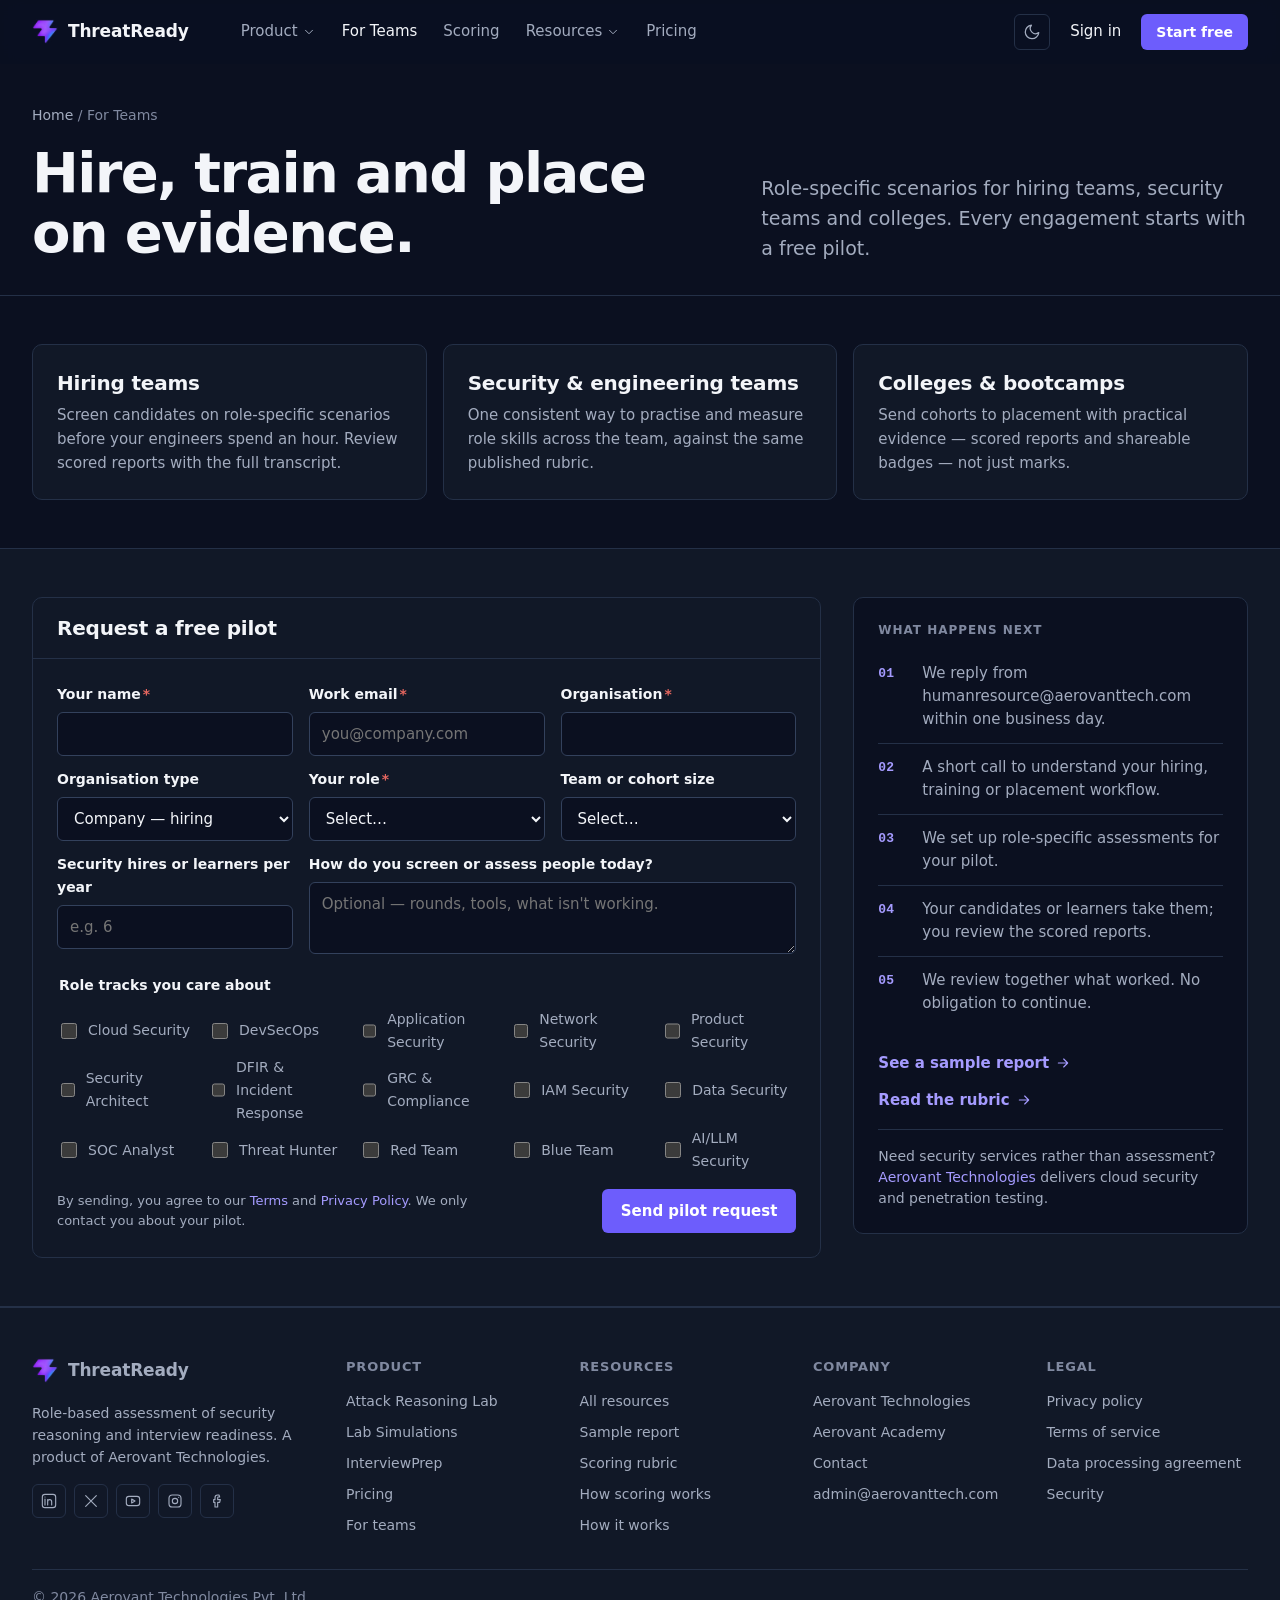
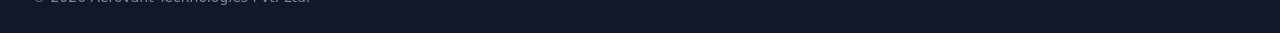
<file: pilot.html>
<!DOCTYPE html>
<html lang="en">
<head>
<meta charset="UTF-8">
<meta name="viewport" content="width=device-width, initial-scale=1">
<meta http-equiv="Content-Security-Policy" content="default-src 'self'; script-src 'self' 'sha256-pLwWvcjLaaqgbRUxCC7XN9givw+p6XobD6zlNB+9q08='; style-src 'self' 'unsafe-inline' https://fonts.googleapis.com; font-src 'self' https://fonts.gstatic.com; img-src 'self' data:; connect-src 'self'; base-uri 'self'; form-action 'self' mailto:; object-src 'none'">
<meta name="referrer" content="strict-origin-when-cross-origin">
<script>try{if(localStorage.getItem('tr-theme')==='light')document.documentElement.setAttribute('data-theme','light')}catch(e){}</script>
<title>For teams, recruiters and colleges — request a free pilot · ThreatReady</title>
<meta name="description" content="Screen candidates, measure team skills, or prepare student cohorts with role-specific ThreatReady assessments. Request a free pilot.">
<link rel="canonical" href="https://threatready.io/pilot.html">
<meta name="theme-color" content="#0B1020">
<meta property="og:type" content="website">
<meta property="og:site_name" content="ThreatReady">
<meta property="og:url" content="https://threatready.io/pilot.html">
<meta property="og:title" content="ThreatReady for teams — free pilot">
<link rel="icon" type="image/x-icon" href="favicon.ico">
<link rel="icon" type="image/png" sizes="32x32" href="favicon-32.png">
<link rel="apple-touch-icon" href="favicon-48.png">
<link rel="preconnect" href="https://fonts.googleapis.com">
<link rel="preconnect" href="https://fonts.gstatic.com" crossorigin>
<link rel="stylesheet" href="https://fonts.googleapis.com/css2?family=Inter:wght@400;500;600;700&family=JetBrains+Mono:wght@400;600&display=swap">
<link rel="stylesheet" href="assets/css/site.css">
<style>
.pilot-layout{display:grid;grid-template-columns:minmax(0,8fr) minmax(0,4fr);gap:var(--s6);align-items:start}
.pilot-aside{position:sticky;top:calc(var(--nav-h) + 24px);padding:var(--s5);border:1px solid var(--border);border-radius:var(--r2);background:var(--bg)}
.pilot-note{margin-top:var(--s4);padding-top:var(--s4);border-top:1px solid var(--border);font-size:14px;line-height:21px;color:var(--text-2)}
.pform{display:grid;grid-template-columns:repeat(3,minmax(0,1fr));gap:var(--s3) var(--s4)}
.pform .textarea{min-height:72px;height:72px;resize:vertical}
.pform .span2{grid-column:span 2}
.pform .full{grid-column:1/-1}
@media (max-width:1100px){.pform{grid-template-columns:repeat(2,minmax(0,1fr))}}
@media (max-width:1000px){.pilot-layout{grid-template-columns:minmax(0,1fr)}.pilot-aside{position:static}}
.pform .full{grid-column:1/-1}
.req{color:var(--bad);margin-left:2px}
.checks{display:grid;grid-template-columns:repeat(5,minmax(0,1fr));gap:2px 16px;margin-top:4px}
@media (max-width:1100px){.checks{grid-template-columns:repeat(3,minmax(0,1fr))}}
.checks label{display:flex;align-items:center;gap:8px;font-size:14px;font-weight:400;color:var(--text-2);margin:0;min-height:32px}
.checks input{width:16px;height:16px;accent-color:var(--accent)}
.hp{position:absolute;left:-9999px;width:1px;height:1px;opacity:0}
.nexts{list-style:none;display:grid;gap:0;counter-reset:n}
.nexts li{display:grid;grid-template-columns:32px 1fr;gap:var(--s3);padding:var(--s3) 0;border-top:1px solid var(--border);font-size:15px;line-height:23px;color:var(--text-2)}
.nexts li:first-child{border-top:0}
.nexts li::before{counter-increment:n;content:counter(n,decimal-leading-zero);font:600 13px/23px var(--mono);color:var(--accent-text)}
.copybox{white-space:pre-wrap;font:13px/1.6 var(--mono);color:var(--text-2);background:var(--bg);border:1px solid var(--border);border-radius:var(--r1);padding:var(--s3);margin-top:var(--s3);max-height:260px;overflow:auto}
@media (max-width:700px){.pform{grid-template-columns:minmax(0,1fr)}.checks{grid-template-columns:repeat(2,minmax(0,1fr))}}
</style>
</head>
<body data-nav="teams">
<!-- @nav -->
<a class="skip" href="#main">Skip to content</a>
<header class="nav" id="top">
  <div class="wrap nav-in">
    <a class="brand" href="index.html" aria-label="ThreatReady home"><img src="logo-sm.png" width="26" height="25" alt="">ThreatReady</a>
    <nav aria-label="Primary">
      <ul class="nav-links">
        <li>
          <button class="nav-link" type="button" data-menu aria-expanded="false" aria-controls="menu-product">Product <svg viewBox="0 0 24 24" aria-hidden="true" class="icon"><path d="M6 9l6 6 6-6"/></svg></button>
          <ul class="menu" id="menu-product">
            <li><a href="attack-reasoning-lab.html"><span class="dot dot-lab"></span><span><span class="mi-t">Attack Reasoning Lab</span><span class="mi-d">Reason through a live attack chain</span></span></a></li>
            <li><a href="lab-simulations.html"><span class="dot dot-sim"></span><span><span class="mi-t">Lab Simulations</span><span class="mi-d">Role-based daily work · in development</span></span></a></li>
            <li><a href="interviewprep.html"><span class="dot dot-int"></span><span><span class="mi-t">InterviewPrep</span><span class="mi-d">An interview built from a real job description</span></span></a></li>
          </ul>
        </li>
        <li><a class="nav-link" href="pilot.html" aria-current="page">For Teams</a></li>
        <li><a class="nav-link" href="transparent-scoring.html">Scoring</a></li>
        <li>
          <button class="nav-link" type="button" data-menu aria-expanded="false" aria-controls="menu-resources">Resources <svg viewBox="0 0 24 24" aria-hidden="true" class="icon"><path d="M6 9l6 6 6-6"/></svg></button>
          <ul class="menu" id="menu-resources">
            <li><a href="resources.html"><span><span class="mi-t">All resources</span><span class="mi-d">Reports, rubric, workflow and trust documents</span></span></a></li>
            <li><a href="sample-report.html"><span><span class="mi-t">Sample report</span><span class="mi-d">A fictional candidate, the real format</span></span></a></li>
            <li><a href="rubric.html"><span><span class="mi-t">Scoring rubric</span><span class="mi-d">Five dimensions and score bands</span></span></a></li>
            <li><a href="how-it-works.html"><span><span class="mi-t">How it works</span><span class="mi-d">From role selection to report</span></span></a></li>
            <li><a href="security.html"><span><span class="mi-t">Security</span><span class="mi-d">How we protect your data</span></span></a></li>
            <li><a href="contact.html"><span><span class="mi-t">Contact</span><span class="mi-d">Sales, support, privacy and security</span></span></a></li>
          </ul>
        </li>
        <li><a class="nav-link" href="pricing.html">Pricing</a></li>
      </ul>
    </nav>
    <div class="nav-cta">
      <button class="theme-btn" type="button" data-theme-toggle aria-label="Switch to light theme">
        <svg class="icon i-moon" viewBox="0 0 24 24" aria-hidden="true"><path d="M21 12.8A9 9 0 1111.2 3a7 7 0 009.8 9.8z"/></svg>
        <svg class="icon i-sun" viewBox="0 0 24 24" aria-hidden="true"><circle cx="12" cy="12" r="4"/><path d="M12 2v2M12 20v2M4.9 4.9l1.4 1.4M17.7 17.7l1.4 1.4M2 12h2M20 12h2M4.9 19.1l1.4-1.4M17.7 6.3l1.4-1.4"/></svg>
      </button>
      <a class="nav-link nav-signin" href="https://threatready.io/app/">Sign in</a>
      <a class="btn btn-primary btn-sm" href="https://threatready.io/app/auth?mode=signup&plan=free">Start free</a>
      <button class="nav-toggle" type="button" aria-expanded="false" aria-controls="drawer" aria-label="Open menu">
        <svg class="icon i-open" viewBox="0 0 24 24" aria-hidden="true"><path d="M4 7h16M4 12h16M4 17h16"/></svg>
        <svg class="icon i-close" viewBox="0 0 24 24" aria-hidden="true" style="display:none"><path d="M6 6l12 12M18 6L6 18"/></svg>
      </button>
    </div>
  </div>
  <div class="drawer" id="drawer">
    <h3>Product</h3>
    <ul>
      <li><a href="attack-reasoning-lab.html">Attack Reasoning Lab</a></li>
      <li><a href="lab-simulations.html">Lab Simulations <span class="tag tag-soon" style="margin-left:8px">In development</span></a></li>
      <li><a href="interviewprep.html">InterviewPrep</a></li>
    </ul>
    <h3>Company</h3>
    <ul>
      <li><a href="pilot.html">For Teams</a></li>
      <li><a href="transparent-scoring.html">Scoring</a></li>
      <li><a href="pricing.html">Pricing</a></li>
      <li><a href="contact.html">Contact</a></li>
    </ul>
    <h3>Resources</h3>
    <ul>
      <li><a href="resources.html">All resources</a></li>
      <li><a href="sample-report.html">Sample report</a></li>
      <li><a href="rubric.html">Scoring rubric</a></li>
      <li><a href="how-it-works.html">How it works</a></li>
      <li><a href="security.html">Security</a></li>
    </ul>
    <div class="drawer-cta">
      <a class="btn btn-primary" href="https://threatready.io/app/auth?mode=signup&plan=free">Start free</a>
      <a class="btn btn-secondary" href="https://threatready.io/app/">Sign in</a>
    </div>
  </div>
</header>
<!-- /@nav -->

<main id="main">
<section class="page-head">
  <div class="wrap">
    <p class="crumbs"><a href="index.html">Home</a> / For Teams</p>
    <h1 class="h1">Hire, train and place on evidence.</h1>
    <p class="lead">Role-specific scenarios for hiring teams, security teams and colleges. Every engagement starts with a free pilot.</p>
  </div>
</section>

<section class="section-tight">
  <div class="wrap">
    <div class="grid g3">
      <div class="card"><h2 class="h3">Hiring teams</h2><p style="margin-top:6px">Screen candidates on role-specific scenarios before your engineers spend an hour. Review scored reports with the full transcript.</p></div>
      <div class="card"><h2 class="h3">Security &amp; engineering teams</h2><p style="margin-top:6px">One consistent way to practise and measure role skills across the team, against the same published rubric.</p></div>
      <div class="card"><h2 class="h3">Colleges &amp; bootcamps</h2><p style="margin-top:6px">Send cohorts to placement with practical evidence — scored reports and shareable badges — not just marks.</p></div>
    </div>
  </div>
</section>

<section class="section section-alt" id="request" aria-labelledby="req-h">
  <div class="wrap pilot-layout">
    <div class="panel">
      <div class="panel-h"><h2 class="h3" id="req-h">Request a free pilot</h2></div>
      <form class="panel-b" id="pilotForm" novalidate>
        <input type="text" name="_gotcha" class="hp" tabindex="-1" autocomplete="off" aria-hidden="true">
        <div id="pilotFields">
          <div class="pform">
            <div class="field"><label for="f-name">Your name<span class="req" aria-hidden="true">*</span></label><input class="input" type="text" id="f-name" name="name" required autocomplete="name"></div>
            <div class="field"><label for="f-email">Work email<span class="req" aria-hidden="true">*</span></label><input class="input" type="email" id="f-email" name="email" required autocomplete="email" placeholder="you@company.com"></div>
            <div class="field"><label for="f-company">Organisation<span class="req" aria-hidden="true">*</span></label><input class="input" type="text" id="f-company" name="company" required autocomplete="organization"></div>
            <div class="field"><label for="f-type">Organisation type</label>
              <select class="select" id="f-type" name="org_type"><option>Company — hiring</option><option>Company — team training</option><option>College or bootcamp</option><option>Recruitment agency</option></select></div>
            <div class="field"><label for="f-role">Your role<span class="req" aria-hidden="true">*</span></label>
              <select class="select" id="f-role" name="role" required>
                <option value="">Select…</option><option>CISO / Head of Security</option><option>Security Engineering Manager</option><option>Hiring Manager</option><option>Technical Recruiter</option><option>CTO / VP Engineering</option><option>Placement / Training Head</option><option>Founder</option><option>Other</option>
              </select></div>
            <div class="field"><label for="f-size">Team or cohort size</label>
              <select class="select" id="f-size" name="team_size"><option value="">Select…</option><option>1–5</option><option>6–20</option><option>21–50</option><option>51–200</option><option>200+</option></select></div>
            <div class="field"><label for="f-hires">Security hires or learners per year</label><input class="input" type="number" id="f-hires" name="hires_per_year" min="0" max="5000" placeholder="e.g. 6"></div>
            <div class="field span2"><label for="f-msg">How do you screen or assess people today?</label><textarea class="textarea" id="f-msg" name="message" placeholder="Optional — rounds, tools, what isn't working."></textarea></div>
            <fieldset class="field full" style="border:0;padding:0;margin:0">
              <legend style="font-size:14px;font-weight:600;margin-bottom:6px">Role tracks you care about</legend>
              <div class="checks">
                <label><input type="checkbox" name="roles" value="Cloud Security">Cloud Security</label>
                <label><input type="checkbox" name="roles" value="DevSecOps">DevSecOps</label>
                <label><input type="checkbox" name="roles" value="Application Security">Application Security</label>
                <label><input type="checkbox" name="roles" value="Network Security">Network Security</label>
                <label><input type="checkbox" name="roles" value="Product Security">Product Security</label>
                <label><input type="checkbox" name="roles" value="Security Architect">Security Architect</label>
                <label><input type="checkbox" name="roles" value="DFIR & IR">DFIR &amp; Incident Response</label>
                <label><input type="checkbox" name="roles" value="GRC & Compliance">GRC &amp; Compliance</label>
                <label><input type="checkbox" name="roles" value="IAM Security">IAM Security</label>
                <label><input type="checkbox" name="roles" value="Data Security">Data Security</label>
                <label><input type="checkbox" name="roles" value="SOC Analyst">SOC Analyst</label>
                <label><input type="checkbox" name="roles" value="Threat Hunter">Threat Hunter</label>
                <label><input type="checkbox" name="roles" value="Red Team">Red Team</label>
                <label><input type="checkbox" name="roles" value="Blue Team">Blue Team</label>
                <label><input type="checkbox" name="roles" value="AI/LLM Security">AI/LLM Security</label>
              </div>
            </fieldset>
          </div>
          <p class="field-err" id="pilotError" role="alert" tabindex="-1" hidden></p>
          <div class="demo-actions" style="margin-top:16px">
            <p class="xsmall muted" style="max-width:420px">By sending, you agree to our <a href="terms.html">Terms</a> and <a href="privacy.html">Privacy Policy</a>. We only contact you about your pilot.</p>
            <button type="submit" class="btn btn-primary" id="pilotBtn">Send pilot request</button>
          </div>
        </div>
        <div id="pilotSuccess" tabindex="-1" hidden>
          <div class="state" role="status"><svg class="icon" viewBox="0 0 24 24" aria-hidden="true" style="color:var(--ok)"><path d="M5 12l5 5L20 7"/></svg><span id="pilotSuccessMsg"></span></div>
          <div id="pilotCopyWrap" hidden><pre class="copybox" id="pilotCopy"></pre></div>
        </div>
      </form>
    </div>

    <aside class="pilot-aside" aria-label="What happens next">
      <span class="eyebrow">What happens next</span>
      <ol class="nexts">
        <li>We reply from humanresource@aerovanttech.com within one business day.</li>
        <li>A short call to understand your hiring, training or placement workflow.</li>
        <li>We set up role-specific assessments for your pilot.</li>
        <li>Your candidates or learners take them; you review the scored reports.</li>
        <li>We review together what worked. No obligation to continue.</li>
      </ol>
      <div class="section-foot">
        <a class="link" href="sample-report.html">See a sample report <svg class="icon" viewBox="0 0 24 24" aria-hidden="true"><path d="M5 12h14M13 6l6 6-6 6"/></svg></a>
        <a class="link" href="rubric.html">Read the rubric <svg class="icon" viewBox="0 0 24 24" aria-hidden="true"><path d="M5 12h14M13 6l6 6-6 6"/></svg></a>
      </div>
      <p class="pilot-note">Need security services rather than assessment? <a href="https://aerovanttech.com/" target="_blank" rel="noopener noreferrer">Aerovant Technologies</a> delivers cloud security and penetration testing.</p>
    </aside>
  </div>
</section>
</main>

<!-- @footer -->
<footer class="footer">
  <div class="wrap">
    <div class="footer-grid">
      <div class="footer-about">
        <a class="brand" href="index.html"><img src="logo-sm.png" width="26" height="25" alt="">ThreatReady</a>
        <p>Role-based assessment of security reasoning and interview readiness. A product of Aerovant Technologies.</p>
        <div class="social"><a href="https://www.linkedin.com/in/aerovant-technologies/" target="_blank" rel="noopener noreferrer" aria-label="Aerovant Technologies on LinkedIn (opens in a new tab)"><svg class="icon" viewBox="0 0 24 24" aria-hidden="true"><path d="M6 9v9M6 6v.01M10 18v-5a3 3 0 016 0v5M10 10v8"/><rect x="2" y="2" width="20" height="20" rx="4"/></svg></a><a href="https://x.com/aerovant_tech" target="_blank" rel="noopener noreferrer" aria-label="Aerovant Technologies on X (opens in a new tab)"><svg class="icon" viewBox="0 0 24 24" aria-hidden="true"><path d="M4 4l16 16M20 4L4 20"/></svg></a><a href="https://www.youtube.com/@aerovanttechnologies" target="_blank" rel="noopener noreferrer" aria-label="Aerovant Technologies on YouTube (opens in a new tab)"><svg class="icon" viewBox="0 0 24 24" aria-hidden="true"><rect x="2" y="5" width="20" height="14" rx="4"/><path d="M10 9l5 3-5 3z"/></svg></a><a href="https://www.instagram.com/aerovant_technologies" target="_blank" rel="noopener noreferrer" aria-label="Aerovant Technologies on Instagram (opens in a new tab)"><svg class="icon" viewBox="0 0 24 24" aria-hidden="true"><rect x="3" y="3" width="18" height="18" rx="5"/><circle cx="12" cy="12" r="4"/><path d="M17.5 6.5v.01"/></svg></a><a href="https://www.facebook.com/people/Aerovant-Technologies/61587139213075/" target="_blank" rel="noopener noreferrer" aria-label="Aerovant Technologies on Facebook (opens in a new tab)"><svg class="icon" viewBox="0 0 24 24" aria-hidden="true"><path d="M15 3h-2a4 4 0 00-4 4v3H7v4h2v7h4v-7h3l1-4h-4V7a1 1 0 011-1h2z"/></svg></a></div>
      </div>
      <nav aria-labelledby="f-product"><h2 id="f-product">Product</h2><ul><li><a href="attack-reasoning-lab.html">Attack Reasoning Lab</a></li><li><a href="lab-simulations.html">Lab Simulations</a></li><li><a href="interviewprep.html">InterviewPrep</a></li><li><a href="pricing.html">Pricing</a></li><li><a href="pilot.html">For teams</a></li></ul></nav>
      <nav aria-labelledby="f-resources"><h2 id="f-resources">Resources</h2><ul><li><a href="resources.html" target="_blank" rel="noopener noreferrer">All resources<span class="sr-only"> (opens in a new tab)</span></a></li><li><a href="sample-report.html" target="_blank" rel="noopener noreferrer">Sample report<span class="sr-only"> (opens in a new tab)</span></a></li><li><a href="rubric.html" target="_blank" rel="noopener noreferrer">Scoring rubric<span class="sr-only"> (opens in a new tab)</span></a></li><li><a href="transparent-scoring.html" target="_blank" rel="noopener noreferrer">How scoring works<span class="sr-only"> (opens in a new tab)</span></a></li><li><a href="how-it-works.html" target="_blank" rel="noopener noreferrer">How it works<span class="sr-only"> (opens in a new tab)</span></a></li></ul></nav>
      <nav aria-labelledby="f-company"><h2 id="f-company">Company</h2><ul><li><a href="https://aerovanttech.com/" target="_blank" rel="noopener noreferrer">Aerovant Technologies<span class="sr-only"> (opens in a new tab)</span></a></li><li><a href="https://aerovantacademy.com/" target="_blank" rel="noopener noreferrer">Aerovant Academy<span class="sr-only"> (opens in a new tab)</span></a></li><li><a href="contact.html" target="_blank" rel="noopener noreferrer">Contact<span class="sr-only"> (opens in a new tab)</span></a></li><li><a href="mailto:admin@aerovanttech.com" target="_blank" rel="noopener noreferrer">admin@aerovanttech.com<span class="sr-only"> (opens in a new tab)</span></a></li></ul></nav>
      <nav aria-labelledby="f-legal"><h2 id="f-legal">Legal</h2><ul><li><a href="privacy.html" target="_blank" rel="noopener noreferrer">Privacy policy<span class="sr-only"> (opens in a new tab)</span></a></li><li><a href="terms.html" target="_blank" rel="noopener noreferrer">Terms of service<span class="sr-only"> (opens in a new tab)</span></a></li><li><a href="dpa.html" target="_blank" rel="noopener noreferrer">Data processing agreement<span class="sr-only"> (opens in a new tab)</span></a></li><li><a href="security.html" target="_blank" rel="noopener noreferrer">Security<span class="sr-only"> (opens in a new tab)</span></a></li></ul></nav>
    </div>
    <div class="footer-bottom">
      <span>&copy; <span data-year>2026</span> Aerovant Technologies Pvt. Ltd.</span>
    </div>
  </div>
</footer>
<!-- /@footer -->
<script src="assets/js/site.js" defer></script>
<script src="assets/js/pilot.js" defer></script>
</body>
</html>
</file>
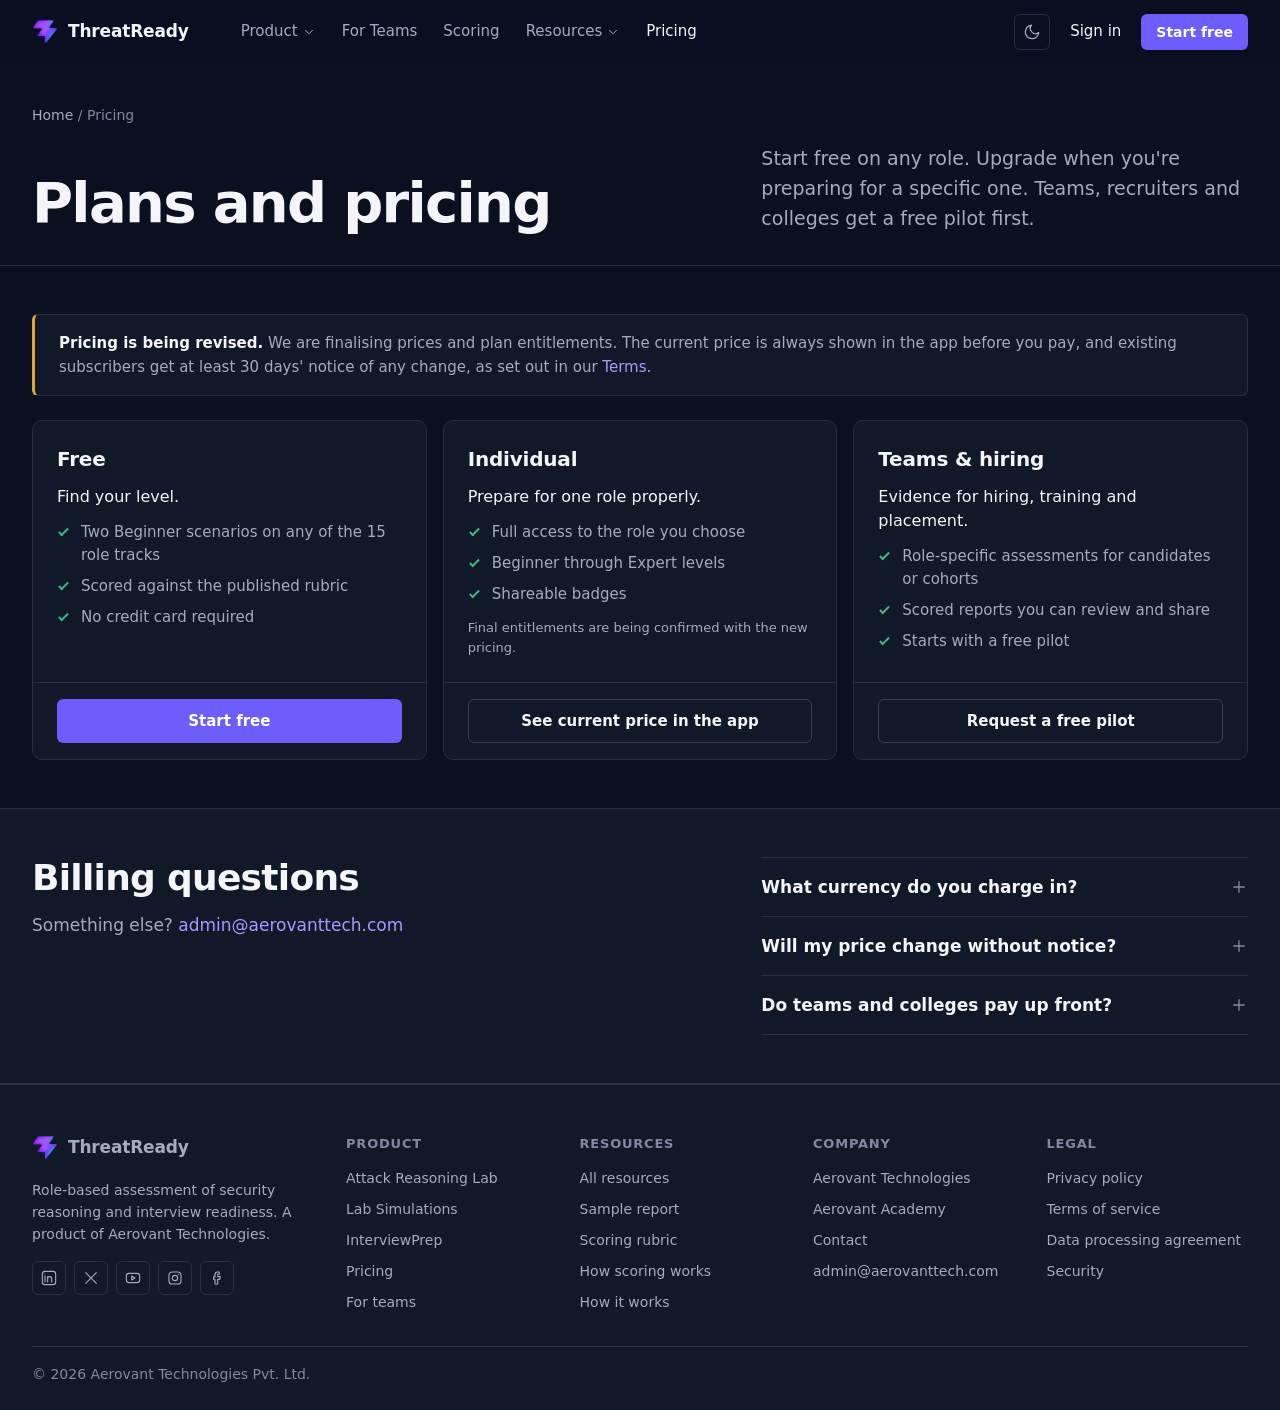
<file: pricing.html>
<!DOCTYPE html>
<html lang="en">
<head>
<meta charset="UTF-8">
<meta name="viewport" content="width=device-width, initial-scale=1">
<meta http-equiv="Content-Security-Policy" content="default-src 'self'; script-src 'self' 'sha256-pLwWvcjLaaqgbRUxCC7XN9givw+p6XobD6zlNB+9q08='; style-src 'self' 'unsafe-inline' https://fonts.googleapis.com; font-src 'self' https://fonts.gstatic.com; img-src 'self' data:; connect-src 'self'; base-uri 'self'; form-action 'self'; object-src 'none'">
<meta name="referrer" content="strict-origin-when-cross-origin">
<script>try{if(localStorage.getItem('tr-theme')==='light')document.documentElement.setAttribute('data-theme','light')}catch(e){}</script>
<title>Plans and pricing · ThreatReady</title>
<meta name="description" content="ThreatReady plans: Free (two Beginner scenarios, no card), Individual, and Teams &amp; hiring. Pricing is being revised; current prices are shown in the app before you pay.">
<link rel="canonical" href="https://threatready.io/pricing.html">
<meta name="theme-color" content="#0B1020">
<meta property="og:type" content="website">
<meta property="og:site_name" content="ThreatReady">
<meta property="og:url" content="https://threatready.io/pricing.html">
<meta property="og:title" content="ThreatReady plans and pricing">
<link rel="icon" type="image/x-icon" href="favicon.ico">
<link rel="icon" type="image/png" sizes="32x32" href="favicon-32.png">
<link rel="apple-touch-icon" href="favicon-48.png">
<link rel="preconnect" href="https://fonts.googleapis.com">
<link rel="preconnect" href="https://fonts.gstatic.com" crossorigin>
<link rel="stylesheet" href="https://fonts.googleapis.com/css2?family=Inter:wght@400;500;600;700&family=JetBrains+Mono:wght@400;600&display=swap">
<link rel="stylesheet" href="assets/css/site.css">
</head>
<body data-nav="pricing">
<!-- @nav -->
<a class="skip" href="#main">Skip to content</a>
<header class="nav" id="top">
  <div class="wrap nav-in">
    <a class="brand" href="index.html" aria-label="ThreatReady home"><img src="logo-sm.png" width="26" height="25" alt="">ThreatReady</a>
    <nav aria-label="Primary">
      <ul class="nav-links">
        <li>
          <button class="nav-link" type="button" data-menu aria-expanded="false" aria-controls="menu-product">Product <svg viewBox="0 0 24 24" aria-hidden="true" class="icon"><path d="M6 9l6 6 6-6"/></svg></button>
          <ul class="menu" id="menu-product">
            <li><a href="attack-reasoning-lab.html"><span class="dot dot-lab"></span><span><span class="mi-t">Attack Reasoning Lab</span><span class="mi-d">Reason through a live attack chain</span></span></a></li>
            <li><a href="lab-simulations.html"><span class="dot dot-sim"></span><span><span class="mi-t">Lab Simulations</span><span class="mi-d">Role-based daily work · in development</span></span></a></li>
            <li><a href="interviewprep.html"><span class="dot dot-int"></span><span><span class="mi-t">InterviewPrep</span><span class="mi-d">An interview built from a real job description</span></span></a></li>
          </ul>
        </li>
        <li><a class="nav-link" href="pilot.html">For Teams</a></li>
        <li><a class="nav-link" href="transparent-scoring.html">Scoring</a></li>
        <li>
          <button class="nav-link" type="button" data-menu aria-expanded="false" aria-controls="menu-resources">Resources <svg viewBox="0 0 24 24" aria-hidden="true" class="icon"><path d="M6 9l6 6 6-6"/></svg></button>
          <ul class="menu" id="menu-resources">
            <li><a href="resources.html"><span><span class="mi-t">All resources</span><span class="mi-d">Reports, rubric, workflow and trust documents</span></span></a></li>
            <li><a href="sample-report.html"><span><span class="mi-t">Sample report</span><span class="mi-d">A fictional candidate, the real format</span></span></a></li>
            <li><a href="rubric.html"><span><span class="mi-t">Scoring rubric</span><span class="mi-d">Five dimensions and score bands</span></span></a></li>
            <li><a href="how-it-works.html"><span><span class="mi-t">How it works</span><span class="mi-d">From role selection to report</span></span></a></li>
            <li><a href="security.html"><span><span class="mi-t">Security</span><span class="mi-d">How we protect your data</span></span></a></li>
            <li><a href="contact.html"><span><span class="mi-t">Contact</span><span class="mi-d">Sales, support, privacy and security</span></span></a></li>
          </ul>
        </li>
        <li><a class="nav-link" href="pricing.html" aria-current="page">Pricing</a></li>
      </ul>
    </nav>
    <div class="nav-cta">
      <button class="theme-btn" type="button" data-theme-toggle aria-label="Switch to light theme">
        <svg class="icon i-moon" viewBox="0 0 24 24" aria-hidden="true"><path d="M21 12.8A9 9 0 1111.2 3a7 7 0 009.8 9.8z"/></svg>
        <svg class="icon i-sun" viewBox="0 0 24 24" aria-hidden="true"><circle cx="12" cy="12" r="4"/><path d="M12 2v2M12 20v2M4.9 4.9l1.4 1.4M17.7 17.7l1.4 1.4M2 12h2M20 12h2M4.9 19.1l1.4-1.4M17.7 6.3l1.4-1.4"/></svg>
      </button>
      <a class="nav-link nav-signin" href="https://threatready.io/app/">Sign in</a>
      <a class="btn btn-primary btn-sm" href="https://threatready.io/app/auth?mode=signup&plan=free">Start free</a>
      <button class="nav-toggle" type="button" aria-expanded="false" aria-controls="drawer" aria-label="Open menu">
        <svg class="icon i-open" viewBox="0 0 24 24" aria-hidden="true"><path d="M4 7h16M4 12h16M4 17h16"/></svg>
        <svg class="icon i-close" viewBox="0 0 24 24" aria-hidden="true" style="display:none"><path d="M6 6l12 12M18 6L6 18"/></svg>
      </button>
    </div>
  </div>
  <div class="drawer" id="drawer">
    <h3>Product</h3>
    <ul>
      <li><a href="attack-reasoning-lab.html">Attack Reasoning Lab</a></li>
      <li><a href="lab-simulations.html">Lab Simulations <span class="tag tag-soon" style="margin-left:8px">In development</span></a></li>
      <li><a href="interviewprep.html">InterviewPrep</a></li>
    </ul>
    <h3>Company</h3>
    <ul>
      <li><a href="pilot.html">For Teams</a></li>
      <li><a href="transparent-scoring.html">Scoring</a></li>
      <li><a href="pricing.html">Pricing</a></li>
      <li><a href="contact.html">Contact</a></li>
    </ul>
    <h3>Resources</h3>
    <ul>
      <li><a href="resources.html">All resources</a></li>
      <li><a href="sample-report.html">Sample report</a></li>
      <li><a href="rubric.html">Scoring rubric</a></li>
      <li><a href="how-it-works.html">How it works</a></li>
      <li><a href="security.html">Security</a></li>
    </ul>
    <div class="drawer-cta">
      <a class="btn btn-primary" href="https://threatready.io/app/auth?mode=signup&plan=free">Start free</a>
      <a class="btn btn-secondary" href="https://threatready.io/app/">Sign in</a>
    </div>
  </div>
</header>
<!-- /@nav -->

<main id="main">
<section class="page-head">
  <div class="wrap">
    <p class="crumbs"><a href="index.html">Home</a> / Pricing</p>
    <h1 class="h1">Plans and pricing</h1>
    <p class="lead">Start free on any role. Upgrade when you're preparing for a specific one. Teams, recruiters and colleges get a free pilot first.</p>
  </div>
</section>

<section class="section-tight">
  <div class="wrap">
    <p class="callout" style="margin-bottom:24px"><b>Pricing is being revised.</b> We are finalising prices and plan entitlements. The current price is always shown in the app before you pay, and existing subscribers get at least 30 days' notice of any change, as set out in our <a href="terms.html">Terms</a>.</p>
    <div class="grid g3">
      <article class="pcard">
        <div class="pcard-body">
          <h2 class="h3">Free</h2>
          <p class="promise">Find your level.</p>
          <ul class="ticks">
            <li>Two Beginner scenarios on any of the 15 role tracks</li>
            <li>Scored against the published rubric</li>
            <li>No credit card required</li>
          </ul>
        </div>
        <div class="pcard-foot"><a class="btn btn-primary" style="width:100%" href="https://threatready.io/app/auth?mode=signup&amp;plan=free">Start free</a></div>
      </article>
      <article class="pcard">
        <div class="pcard-body">
          <h2 class="h3">Individual</h2>
          <p class="promise">Prepare for one role properly.</p>
          <ul class="ticks">
            <li>Full access to the role you choose</li>
            <li>Beginner through Expert levels</li>
            <li>Shareable badges</li>
          </ul>
          <p class="xsmall muted">Final entitlements are being confirmed with the new pricing.</p>
        </div>
        <div class="pcard-foot"><a class="btn btn-secondary" style="width:100%" href="https://threatready.io/app/auth?plan=single">See current price in the app</a></div>
      </article>
      <article class="pcard">
        <div class="pcard-body">
          <h2 class="h3">Teams &amp; hiring</h2>
          <p class="promise">Evidence for hiring, training and placement.</p>
          <ul class="ticks">
            <li>Role-specific assessments for candidates or cohorts</li>
            <li>Scored reports you can review and share</li>
            <li>Starts with a free pilot</li>
          </ul>
        </div>
        <div class="pcard-foot"><a class="btn btn-secondary" style="width:100%" href="pilot.html">Request a free pilot</a></div>
      </article>
    </div>
  </div>
</section>

<section class="section section-alt" aria-labelledby="pq-h">
  <div class="wrap split">
    <div>
      <h2 class="h2" id="pq-h">Billing questions</h2>
      <p class="muted" style="margin-top:12px">Something else? <a href="mailto:admin@aerovanttech.com">admin@aerovanttech.com</a></p>
    </div>
    <div class="faq">
      <details>
        <summary>What currency do you charge in?<svg class="icon" viewBox="0 0 24 24" aria-hidden="true"><path d="M12 5v14M5 12h14"/></svg></summary>
        <div class="faq-a"><p>Indian Rupees (INR) unless stated otherwise. GST is applied where required.</p></div>
      </details>
      <details>
        <summary>Will my price change without notice?<svg class="icon" viewBox="0 0 24 24" aria-hidden="true"><path d="M12 5v14M5 12h14"/></svg></summary>
        <div class="faq-a"><p>No. We give at least 30 days' notice by email before a price change applies to your account. See the <a href="terms.html">Terms of Service</a>.</p></div>
      </details>
      <details>
        <summary>Do teams and colleges pay up front?<svg class="icon" viewBox="0 0 24 24" aria-hidden="true"><path d="M12 5v14M5 12h14"/></svg></summary>
        <div class="faq-a"><p>No. Organisations start with a free pilot; pricing is agreed before any paid use. <a href="pilot.html">Request a pilot</a>.</p></div>
      </details>
    </div>
  </div>
</section>
</main>

<!-- @footer -->
<footer class="footer">
  <div class="wrap">
    <div class="footer-grid">
      <div class="footer-about">
        <a class="brand" href="index.html"><img src="logo-sm.png" width="26" height="25" alt="">ThreatReady</a>
        <p>Role-based assessment of security reasoning and interview readiness. A product of Aerovant Technologies.</p>
        <div class="social"><a href="https://www.linkedin.com/in/aerovant-technologies/" target="_blank" rel="noopener noreferrer" aria-label="Aerovant Technologies on LinkedIn (opens in a new tab)"><svg class="icon" viewBox="0 0 24 24" aria-hidden="true"><path d="M6 9v9M6 6v.01M10 18v-5a3 3 0 016 0v5M10 10v8"/><rect x="2" y="2" width="20" height="20" rx="4"/></svg></a><a href="https://x.com/aerovant_tech" target="_blank" rel="noopener noreferrer" aria-label="Aerovant Technologies on X (opens in a new tab)"><svg class="icon" viewBox="0 0 24 24" aria-hidden="true"><path d="M4 4l16 16M20 4L4 20"/></svg></a><a href="https://www.youtube.com/@aerovanttechnologies" target="_blank" rel="noopener noreferrer" aria-label="Aerovant Technologies on YouTube (opens in a new tab)"><svg class="icon" viewBox="0 0 24 24" aria-hidden="true"><rect x="2" y="5" width="20" height="14" rx="4"/><path d="M10 9l5 3-5 3z"/></svg></a><a href="https://www.instagram.com/aerovant_technologies" target="_blank" rel="noopener noreferrer" aria-label="Aerovant Technologies on Instagram (opens in a new tab)"><svg class="icon" viewBox="0 0 24 24" aria-hidden="true"><rect x="3" y="3" width="18" height="18" rx="5"/><circle cx="12" cy="12" r="4"/><path d="M17.5 6.5v.01"/></svg></a><a href="https://www.facebook.com/people/Aerovant-Technologies/61587139213075/" target="_blank" rel="noopener noreferrer" aria-label="Aerovant Technologies on Facebook (opens in a new tab)"><svg class="icon" viewBox="0 0 24 24" aria-hidden="true"><path d="M15 3h-2a4 4 0 00-4 4v3H7v4h2v7h4v-7h3l1-4h-4V7a1 1 0 011-1h2z"/></svg></a></div>
      </div>
      <nav aria-labelledby="f-product"><h2 id="f-product">Product</h2><ul><li><a href="attack-reasoning-lab.html">Attack Reasoning Lab</a></li><li><a href="lab-simulations.html">Lab Simulations</a></li><li><a href="interviewprep.html">InterviewPrep</a></li><li><a href="pricing.html">Pricing</a></li><li><a href="pilot.html">For teams</a></li></ul></nav>
      <nav aria-labelledby="f-resources"><h2 id="f-resources">Resources</h2><ul><li><a href="resources.html" target="_blank" rel="noopener noreferrer">All resources<span class="sr-only"> (opens in a new tab)</span></a></li><li><a href="sample-report.html" target="_blank" rel="noopener noreferrer">Sample report<span class="sr-only"> (opens in a new tab)</span></a></li><li><a href="rubric.html" target="_blank" rel="noopener noreferrer">Scoring rubric<span class="sr-only"> (opens in a new tab)</span></a></li><li><a href="transparent-scoring.html" target="_blank" rel="noopener noreferrer">How scoring works<span class="sr-only"> (opens in a new tab)</span></a></li><li><a href="how-it-works.html" target="_blank" rel="noopener noreferrer">How it works<span class="sr-only"> (opens in a new tab)</span></a></li></ul></nav>
      <nav aria-labelledby="f-company"><h2 id="f-company">Company</h2><ul><li><a href="https://aerovanttech.com/" target="_blank" rel="noopener noreferrer">Aerovant Technologies<span class="sr-only"> (opens in a new tab)</span></a></li><li><a href="https://aerovantacademy.com/" target="_blank" rel="noopener noreferrer">Aerovant Academy<span class="sr-only"> (opens in a new tab)</span></a></li><li><a href="contact.html" target="_blank" rel="noopener noreferrer">Contact<span class="sr-only"> (opens in a new tab)</span></a></li><li><a href="mailto:admin@aerovanttech.com" target="_blank" rel="noopener noreferrer">admin@aerovanttech.com<span class="sr-only"> (opens in a new tab)</span></a></li></ul></nav>
      <nav aria-labelledby="f-legal"><h2 id="f-legal">Legal</h2><ul><li><a href="privacy.html" target="_blank" rel="noopener noreferrer">Privacy policy<span class="sr-only"> (opens in a new tab)</span></a></li><li><a href="terms.html" target="_blank" rel="noopener noreferrer">Terms of service<span class="sr-only"> (opens in a new tab)</span></a></li><li><a href="dpa.html" target="_blank" rel="noopener noreferrer">Data processing agreement<span class="sr-only"> (opens in a new tab)</span></a></li><li><a href="security.html" target="_blank" rel="noopener noreferrer">Security<span class="sr-only"> (opens in a new tab)</span></a></li></ul></nav>
    </div>
    <div class="footer-bottom">
      <span>&copy; <span data-year>2026</span> Aerovant Technologies Pvt. Ltd.</span>
    </div>
  </div>
</footer>
<!-- /@footer -->
<script src="assets/js/site.js" defer></script>
</body>
</html>
</file>
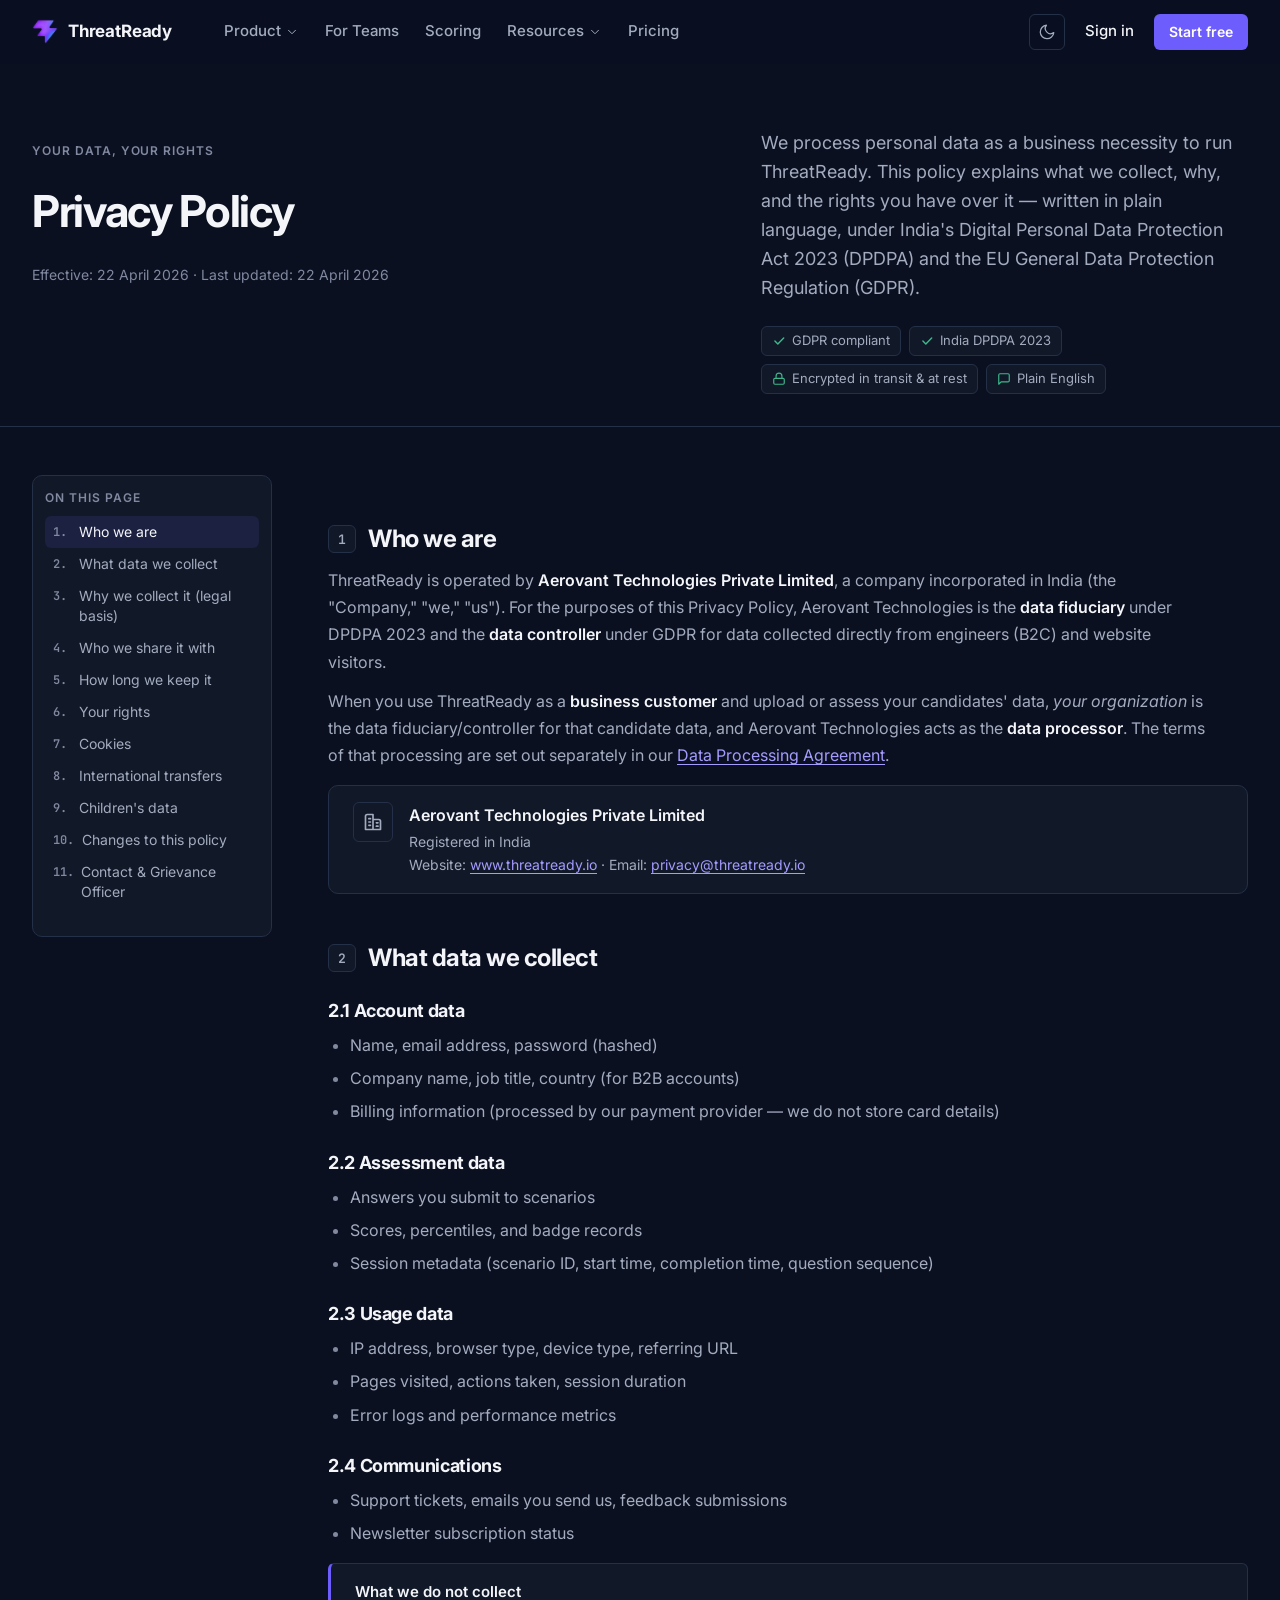
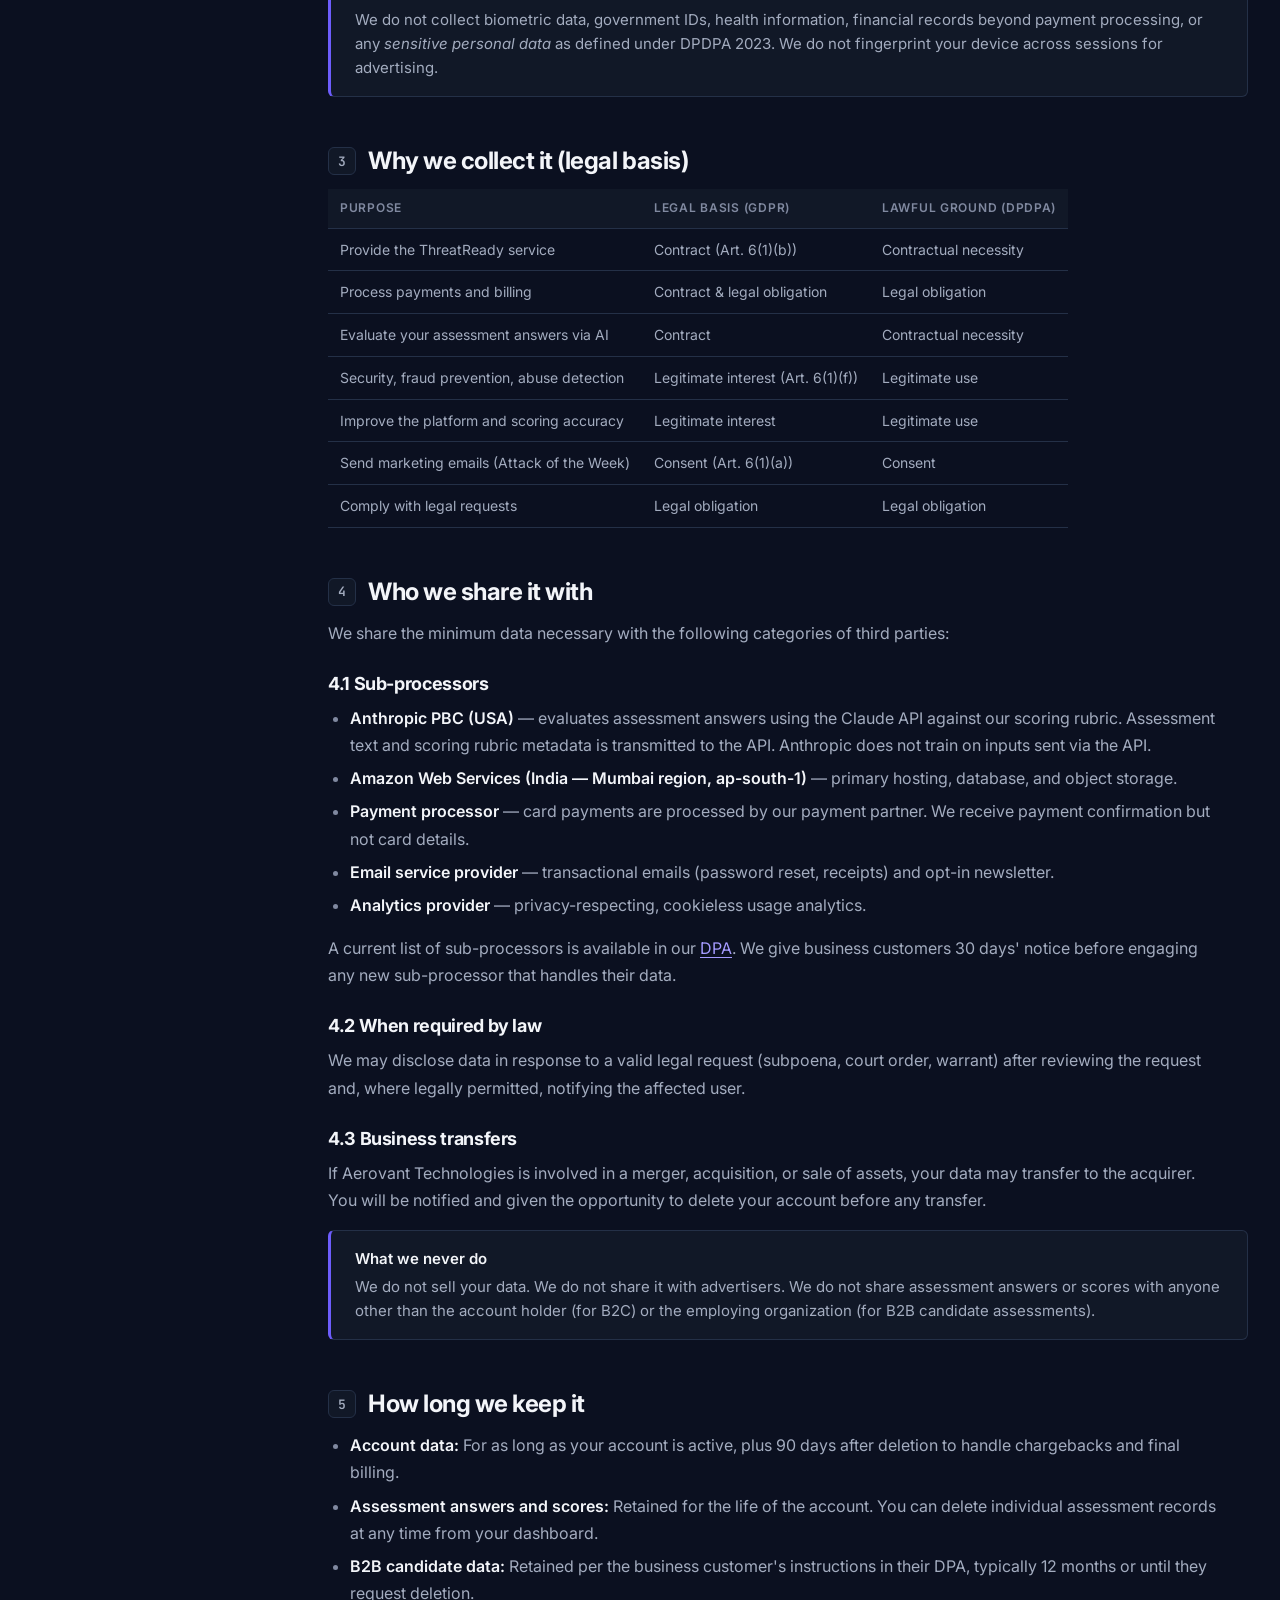
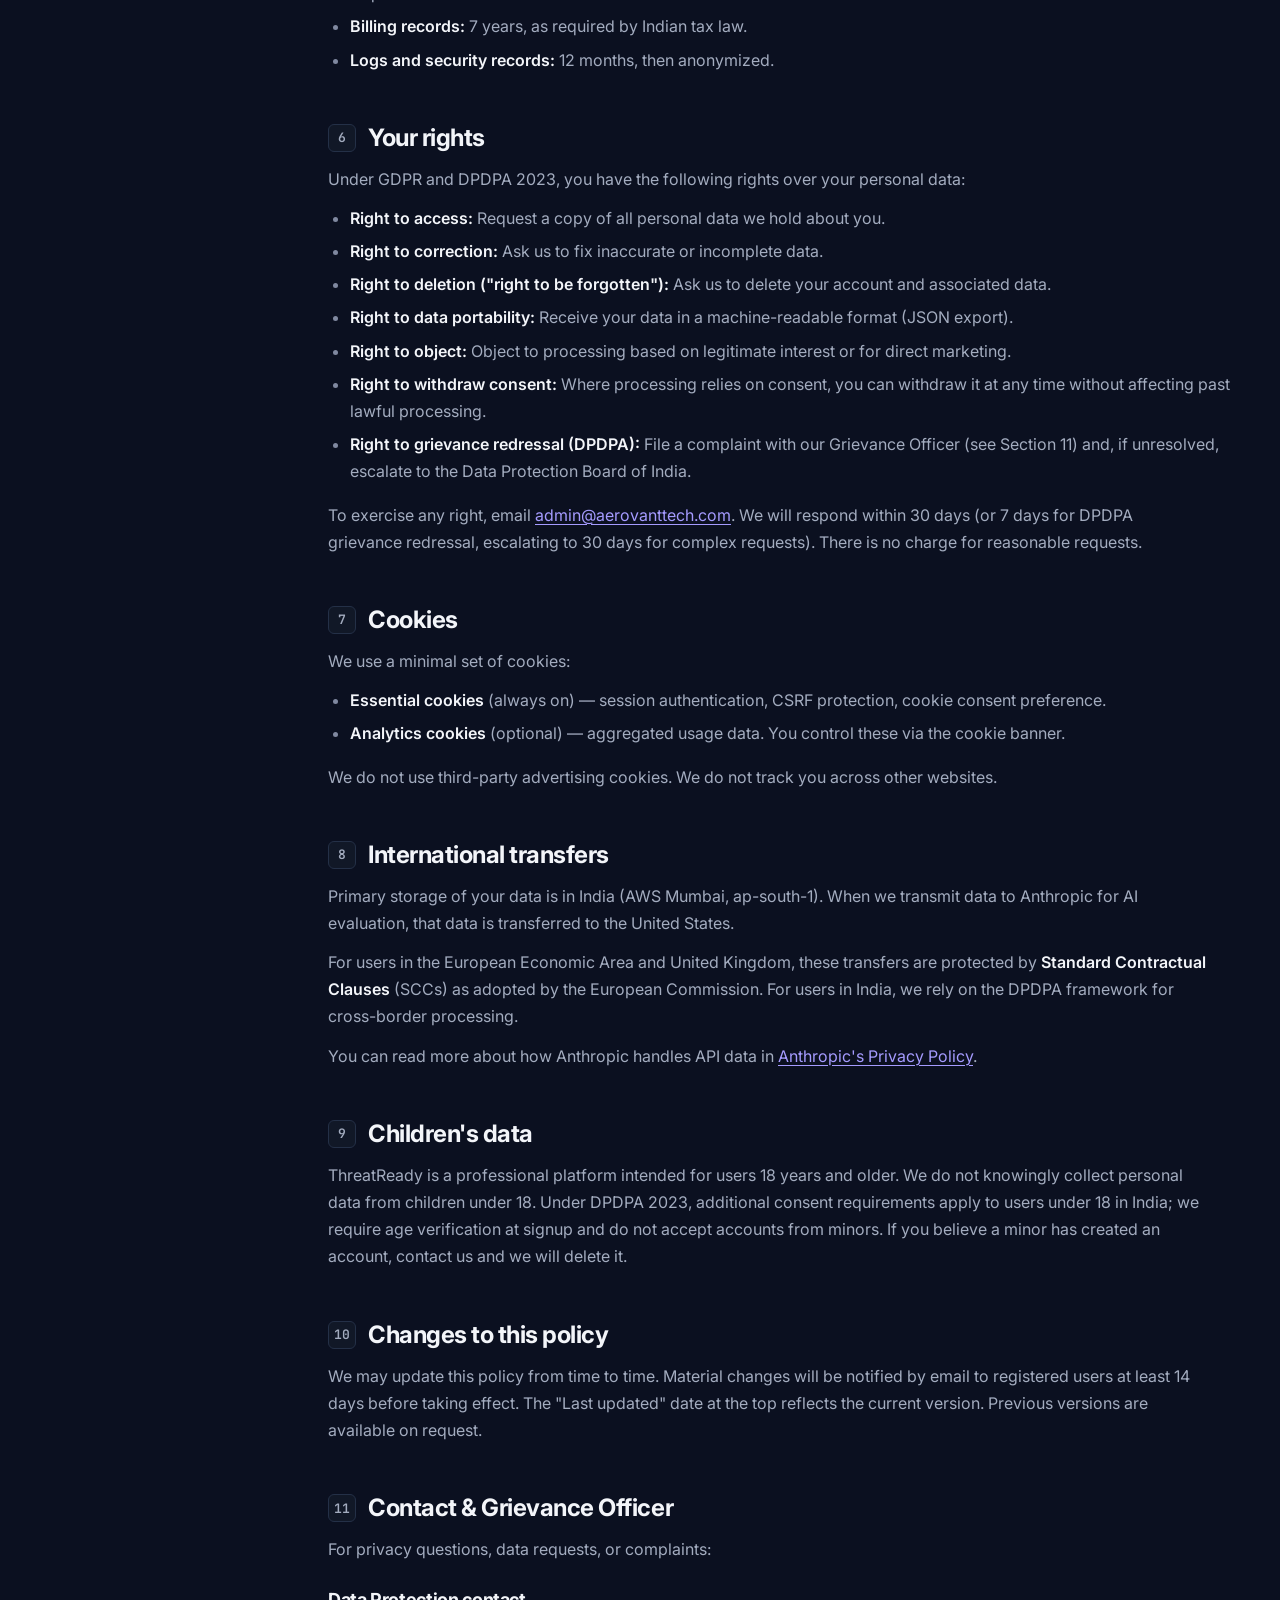
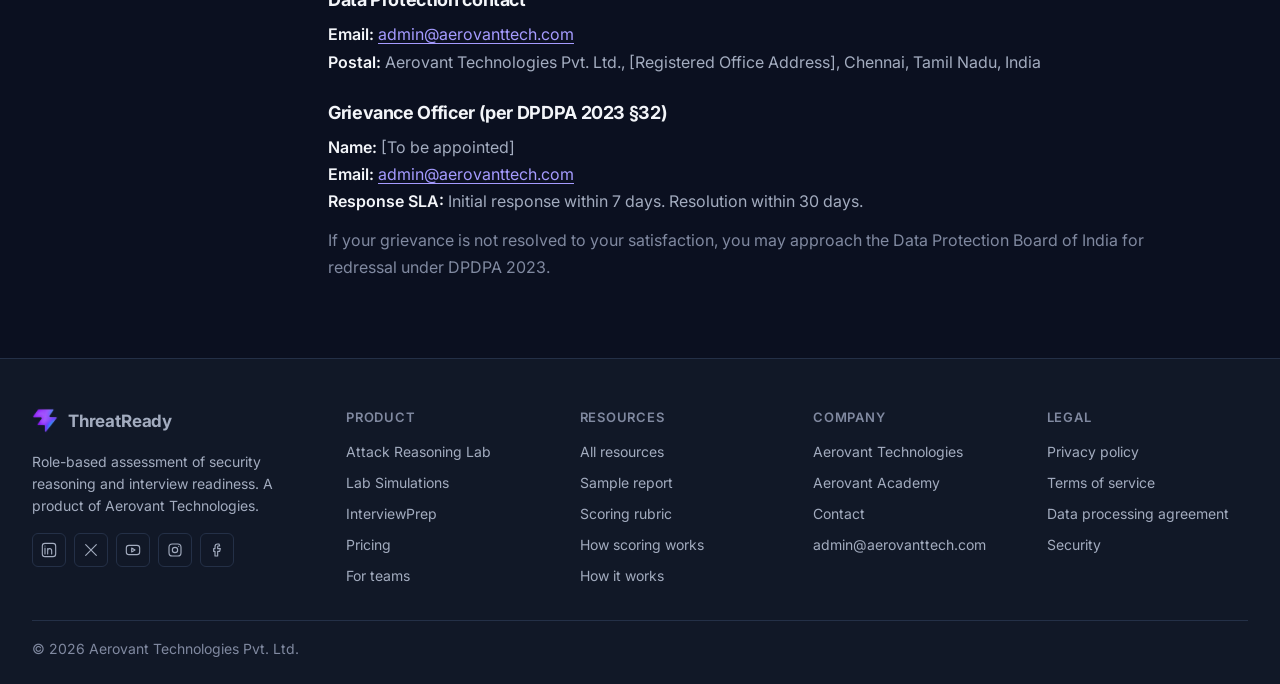
<file: privacy.html>
<!DOCTYPE html>
<html lang="en">
<head>
<meta charset="UTF-8">
<meta name="viewport" content="width=device-width,initial-scale=1.0">
<meta name="description" content="ThreatReady Privacy Policy — how Aerovant Technologies collects, uses, and protects your data. GDPR and India DPDPA 2023 aligned.">
<meta name="robots" content="index, follow">
<title>Privacy Policy — ThreatReady</title>
<link rel="icon" type="image/x-icon" href="favicon.ico">
<link rel="icon" type="image/png" sizes="32x32" href="favicon-32.png">
<link rel="icon" type="image/png" sizes="16x16" href="favicon-16.png">
<script>var t='dark';try{if(localStorage.getItem('tr-theme')==='light')t='light'}catch(e){}document.documentElement.setAttribute('data-theme',t)</script>
<link rel="preconnect" href="https://fonts.googleapis.com">
<link rel="preconnect" href="https://fonts.gstatic.com" crossorigin>
<link rel="stylesheet" href="https://fonts.googleapis.com/css2?family=Inter:wght@400;500;600;700&family=JetBrains+Mono:wght@400;600&display=swap">
<link rel="stylesheet" href="assets/css/site.css">
<link rel="stylesheet" href="assets/css/doc.css">
</head>
<body>

<!-- @nav -->
<a class="skip" href="#main">Skip to content</a>
<header class="nav" id="top">
  <div class="wrap nav-in">
    <a class="brand" href="index.html" aria-label="ThreatReady home"><img src="logo-sm.png" width="26" height="25" alt="">ThreatReady</a>
    <nav aria-label="Primary">
      <ul class="nav-links">
        <li>
          <button class="nav-link" type="button" data-menu aria-expanded="false" aria-controls="menu-product">Product <svg viewBox="0 0 24 24" aria-hidden="true" class="icon"><path d="M6 9l6 6 6-6"/></svg></button>
          <ul class="menu" id="menu-product">
            <li><a href="attack-reasoning-lab.html"><span class="dot dot-lab"></span><span><span class="mi-t">Attack Reasoning Lab</span><span class="mi-d">Reason through a live attack chain</span></span></a></li>
            <li><a href="lab-simulations.html"><span class="dot dot-sim"></span><span><span class="mi-t">Lab Simulations</span><span class="mi-d">Role-based daily work · in development</span></span></a></li>
            <li><a href="interviewprep.html"><span class="dot dot-int"></span><span><span class="mi-t">InterviewPrep</span><span class="mi-d">An interview built from a real job description</span></span></a></li>
          </ul>
        </li>
        <li><a class="nav-link" href="pilot.html">For Teams</a></li>
        <li><a class="nav-link" href="transparent-scoring.html">Scoring</a></li>
        <li>
          <button class="nav-link" type="button" data-menu aria-expanded="false" aria-controls="menu-resources">Resources <svg viewBox="0 0 24 24" aria-hidden="true" class="icon"><path d="M6 9l6 6 6-6"/></svg></button>
          <ul class="menu" id="menu-resources">
            <li><a href="resources.html"><span><span class="mi-t">All resources</span><span class="mi-d">Reports, rubric, workflow and trust documents</span></span></a></li>
            <li><a href="sample-report.html"><span><span class="mi-t">Sample report</span><span class="mi-d">A fictional candidate, the real format</span></span></a></li>
            <li><a href="rubric.html"><span><span class="mi-t">Scoring rubric</span><span class="mi-d">Five dimensions and score bands</span></span></a></li>
            <li><a href="how-it-works.html"><span><span class="mi-t">How it works</span><span class="mi-d">From role selection to report</span></span></a></li>
            <li><a href="security.html"><span><span class="mi-t">Security</span><span class="mi-d">How we protect your data</span></span></a></li>
            <li><a href="contact.html"><span><span class="mi-t">Contact</span><span class="mi-d">Sales, support, privacy and security</span></span></a></li>
          </ul>
        </li>
        <li><a class="nav-link" href="pricing.html">Pricing</a></li>
      </ul>
    </nav>
    <div class="nav-cta">
      <button class="theme-btn" type="button" data-theme-toggle aria-label="Switch to light theme">
        <svg class="icon i-moon" viewBox="0 0 24 24" aria-hidden="true"><path d="M21 12.8A9 9 0 1111.2 3a7 7 0 009.8 9.8z"/></svg>
        <svg class="icon i-sun" viewBox="0 0 24 24" aria-hidden="true"><circle cx="12" cy="12" r="4"/><path d="M12 2v2M12 20v2M4.9 4.9l1.4 1.4M17.7 17.7l1.4 1.4M2 12h2M20 12h2M4.9 19.1l1.4-1.4M17.7 6.3l1.4-1.4"/></svg>
      </button>
      <a class="nav-link nav-signin" href="https://threatready.io/app/">Sign in</a>
      <a class="btn btn-primary btn-sm" href="https://threatready.io/app/auth?mode=signup&plan=free">Start free</a>
      <button class="nav-toggle" type="button" aria-expanded="false" aria-controls="drawer" aria-label="Open menu">
        <svg class="icon i-open" viewBox="0 0 24 24" aria-hidden="true"><path d="M4 7h16M4 12h16M4 17h16"/></svg>
        <svg class="icon i-close" viewBox="0 0 24 24" aria-hidden="true" style="display:none"><path d="M6 6l12 12M18 6L6 18"/></svg>
      </button>
    </div>
  </div>
  <div class="drawer" id="drawer">
    <h3>Product</h3>
    <ul>
      <li><a href="attack-reasoning-lab.html">Attack Reasoning Lab</a></li>
      <li><a href="lab-simulations.html">Lab Simulations <span class="tag tag-soon" style="margin-left:8px">In development</span></a></li>
      <li><a href="interviewprep.html">InterviewPrep</a></li>
    </ul>
    <h3>Company</h3>
    <ul>
      <li><a href="pilot.html">For Teams</a></li>
      <li><a href="transparent-scoring.html">Scoring</a></li>
      <li><a href="pricing.html">Pricing</a></li>
      <li><a href="contact.html">Contact</a></li>
    </ul>
    <h3>Resources</h3>
    <ul>
      <li><a href="resources.html">All resources</a></li>
      <li><a href="sample-report.html">Sample report</a></li>
      <li><a href="rubric.html">Scoring rubric</a></li>
      <li><a href="how-it-works.html">How it works</a></li>
      <li><a href="security.html">Security</a></li>
    </ul>
    <div class="drawer-cta">
      <a class="btn btn-primary" href="https://threatready.io/app/auth?mode=signup&plan=free">Start free</a>
      <a class="btn btn-secondary" href="https://threatready.io/app/">Sign in</a>
    </div>
  </div>
</header>
<!-- /@nav -->

<header class="lhero" id="main">
<div class="lhero-c">
<div class="lhero-l">
<span class="lhero-eyebrow">
<svg viewBox="0 0 24 24" fill="none"><path d="M12 2L4 7v6c0 5 3.5 8.5 8 10 4.5-1.5 8-5 8-10V7l-8-5z" stroke="currentColor" stroke-width="2" stroke-linejoin="round"/></svg>
Your data, your rights
</span>
<h1>Privacy <span class="accent">Policy</span></h1>
<p class="meta">Effective: 22 April 2026 · Last updated: 22 April 2026</p>
<p class="intro">We process personal data as a business necessity to run ThreatReady. This policy explains what we collect, why, and the rights you have over it — written in plain language, under India's Digital Personal Data Protection Act 2023 (DPDPA) and the EU General Data Protection Regulation (GDPR).</p>
<div class="lhero-badges">
<span class="lhero-badge"><svg viewBox="0 0 24 24" fill="none"><path d="M5 12l5 5L20 7" stroke="currentColor" stroke-width="2.5" stroke-linecap="round" stroke-linejoin="round"/></svg>GDPR compliant</span>
<span class="lhero-badge"><svg viewBox="0 0 24 24" fill="none"><path d="M5 12l5 5L20 7" stroke="currentColor" stroke-width="2.5" stroke-linecap="round" stroke-linejoin="round"/></svg>India DPDPA 2023</span>
<span class="lhero-badge"><svg viewBox="0 0 24 24" fill="none"><rect x="3" y="11" width="18" height="10" rx="2" stroke="currentColor" stroke-width="2"/><path d="M7 11V7a5 5 0 0110 0v4" stroke="currentColor" stroke-width="2"/></svg>Encrypted in transit &amp; at rest</span>
<span class="lhero-badge"><svg viewBox="0 0 24 24" fill="none"><path d="M21 15a2 2 0 01-2 2H7l-4 4V5a2 2 0 012-2h14a2 2 0 012 2z" stroke="currentColor" stroke-width="2" stroke-linejoin="round"/></svg>Plain English</span>
</div>
</div>

</div>
</header>

<main class="lbody lbody-grid">
<aside class="lbody-side">
<div class="ltoc-sticky">
<h4>On this page</h4>
<ol class="toc-list">
<li><a href="#who" data-toc="who"><span class="toc-num">1.</span> Who we are</a></li>
<li><a href="#what" data-toc="what"><span class="toc-num">2.</span> What data we collect</a></li>
<li><a href="#why" data-toc="why"><span class="toc-num">3.</span> Why we collect it (legal basis)</a></li>
<li><a href="#share" data-toc="share"><span class="toc-num">4.</span> Who we share it with</a></li>
<li><a href="#retain" data-toc="retain"><span class="toc-num">5.</span> How long we keep it</a></li>
<li><a href="#rights" data-toc="rights"><span class="toc-num">6.</span> Your rights</a></li>
<li><a href="#cookies" data-toc="cookies"><span class="toc-num">7.</span> Cookies</a></li>
<li><a href="#transfers" data-toc="transfers"><span class="toc-num">8.</span> International transfers</a></li>
<li><a href="#children" data-toc="children"><span class="toc-num">9.</span> Children's data</a></li>
<li><a href="#changes" data-toc="changes"><span class="toc-num">10.</span> Changes to this policy</a></li>
<li><a href="#contact" data-toc="contact"><span class="toc-num">11.</span> Contact &amp; Grievance Officer</a></li>
</ol>
</div>
</aside>
<div class="lbody-content">
<h2 id="who" class="num-h2"><span class="num-badge">1</span><span class="num-title">Who we are</span></h2>
<p>ThreatReady is operated by <strong>Aerovant Technologies Private Limited</strong>, a company incorporated in India (the "Company," "we," "us"). For the purposes of this Privacy Policy, Aerovant Technologies is the <strong>data fiduciary</strong> under DPDPA 2023 and the <strong>data controller</strong> under GDPR for data collected directly from engineers (B2C) and website visitors.</p>
<p>When you use ThreatReady as a <strong>business customer</strong> and upload or assess your candidates' data, <em>your organization</em> is the data fiduciary/controller for that candidate data, and Aerovant Technologies acts as the <strong>data processor</strong>. The terms of that processing are set out separately in our <a href="dpa.html">Data Processing Agreement</a>.</p>


<div class="company-card">
<div class="company-avatar">
<svg viewBox="0 0 24 24" fill="none" xmlns="http://www.w3.org/2000/svg"><path d="M3 21V5a2 2 0 012-2h7v18M3 21h18M12 21V9h7a2 2 0 012 2v10M7 8h2M7 12h2M7 16h2M16 13h2M16 17h2" stroke="currentColor" stroke-width="2" stroke-linecap="round" stroke-linejoin="round"/></svg>
</div>
<div class="company-info">
<div class="company-name">Aerovant Technologies Private Limited</div>
<div class="company-meta">Registered in India</div>
<div class="company-contact"><span>Website: <a href="https://www.threatready.io">www.threatready.io</a></span> · <span>Email: <a href="mailto:privacy@threatready.io">privacy@threatready.io</a></span></div>
</div>
</div>

<h2 id="what" class="num-h2"><span class="num-badge">2</span><span class="num-title">What data we collect</span></h2>

<h3>2.1 Account data</h3>
<ul>
<li>Name, email address, password (hashed)</li>
<li>Company name, job title, country (for B2B accounts)</li>
<li>Billing information (processed by our payment provider — we do not store card details)</li>
</ul>

<h3>2.2 Assessment data</h3>
<ul>
<li>Answers you submit to scenarios</li>
<li>Scores, percentiles, and badge records</li>
<li>Session metadata (scenario ID, start time, completion time, question sequence)</li>
</ul>

<h3>2.3 Usage data</h3>
<ul>
<li>IP address, browser type, device type, referring URL</li>
<li>Pages visited, actions taken, session duration</li>
<li>Error logs and performance metrics</li>
</ul>

<h3>2.4 Communications</h3>
<ul>
<li>Support tickets, emails you send us, feedback submissions</li>
<li>Newsletter subscription status</li>
</ul>

<div class="callout">
<strong>What we do not collect</strong>
We do not collect biometric data, government IDs, health information, financial records beyond payment processing, or any <em>sensitive personal data</em> as defined under DPDPA 2023. We do not fingerprint your device across sessions for advertising.
</div>

<h2 id="why" class="num-h2"><span class="num-badge">3</span><span class="num-title">Why we collect it (legal basis)</span></h2>

<table>
<thead><tr><th>Purpose</th><th>Legal basis (GDPR)</th><th>Lawful ground (DPDPA)</th></tr></thead>
<tbody>
<tr><td>Provide the ThreatReady service</td><td>Contract (Art. 6(1)(b))</td><td>Contractual necessity</td></tr>
<tr><td>Process payments and billing</td><td>Contract &amp; legal obligation</td><td>Legal obligation</td></tr>
<tr><td>Evaluate your assessment answers via AI</td><td>Contract</td><td>Contractual necessity</td></tr>
<tr><td>Security, fraud prevention, abuse detection</td><td>Legitimate interest (Art. 6(1)(f))</td><td>Legitimate use</td></tr>
<tr><td>Improve the platform and scoring accuracy</td><td>Legitimate interest</td><td>Legitimate use</td></tr>
<tr><td>Send marketing emails (Attack of the Week)</td><td>Consent (Art. 6(1)(a))</td><td>Consent</td></tr>
<tr><td>Comply with legal requests</td><td>Legal obligation</td><td>Legal obligation</td></tr>
</tbody>
</table>

<h2 id="share" class="num-h2"><span class="num-badge">4</span><span class="num-title">Who we share it with</span></h2>
<p>We share the minimum data necessary with the following categories of third parties:</p>

<h3>4.1 Sub-processors</h3>
<ul>
<li><strong>Anthropic PBC (USA)</strong> — evaluates assessment answers using the Claude API against our scoring rubric. Assessment text and scoring rubric metadata is transmitted to the API. Anthropic does not train on inputs sent via the API.</li>
<li><strong>Amazon Web Services (India — Mumbai region, ap-south-1)</strong> — primary hosting, database, and object storage.</li>
<li><strong>Payment processor</strong> — card payments are processed by our payment partner. We receive payment confirmation but not card details.</li>
<li><strong>Email service provider</strong> — transactional emails (password reset, receipts) and opt-in newsletter.</li>
<li><strong>Analytics provider</strong> — privacy-respecting, cookieless usage analytics.</li>
</ul>
<p>A current list of sub-processors is available in our <a href="dpa.html">DPA</a>. We give business customers 30 days' notice before engaging any new sub-processor that handles their data.</p>

<h3>4.2 When required by law</h3>
<p>We may disclose data in response to a valid legal request (subpoena, court order, warrant) after reviewing the request and, where legally permitted, notifying the affected user.</p>

<h3>4.3 Business transfers</h3>
<p>If Aerovant Technologies is involved in a merger, acquisition, or sale of assets, your data may transfer to the acquirer. You will be notified and given the opportunity to delete your account before any transfer.</p>

<div class="callout">
<strong>What we never do</strong>
We do not sell your data. We do not share it with advertisers. We do not share assessment answers or scores with anyone other than the account holder (for B2C) or the employing organization (for B2B candidate assessments).
</div>

<h2 id="retain" class="num-h2"><span class="num-badge">5</span><span class="num-title">How long we keep it</span></h2>
<ul>
<li><strong>Account data:</strong> For as long as your account is active, plus 90 days after deletion to handle chargebacks and final billing.</li>
<li><strong>Assessment answers and scores:</strong> Retained for the life of the account. You can delete individual assessment records at any time from your dashboard.</li>
<li><strong>B2B candidate data:</strong> Retained per the business customer's instructions in their DPA, typically 12 months or until they request deletion.</li>
<li><strong>Billing records:</strong> 7 years, as required by Indian tax law.</li>
<li><strong>Logs and security records:</strong> 12 months, then anonymized.</li>
</ul>

<h2 id="rights" class="num-h2"><span class="num-badge">6</span><span class="num-title">Your rights</span></h2>
<p>Under GDPR and DPDPA 2023, you have the following rights over your personal data:</p>
<ul>
<li><strong>Right to access:</strong> Request a copy of all personal data we hold about you.</li>
<li><strong>Right to correction:</strong> Ask us to fix inaccurate or incomplete data.</li>
<li><strong>Right to deletion ("right to be forgotten"):</strong> Ask us to delete your account and associated data.</li>
<li><strong>Right to data portability:</strong> Receive your data in a machine-readable format (JSON export).</li>
<li><strong>Right to object:</strong> Object to processing based on legitimate interest or for direct marketing.</li>
<li><strong>Right to withdraw consent:</strong> Where processing relies on consent, you can withdraw it at any time without affecting past lawful processing.</li>
<li><strong>Right to grievance redressal (DPDPA):</strong> File a complaint with our Grievance Officer (see Section 11) and, if unresolved, escalate to the Data Protection Board of India.</li>
</ul>
<p>To exercise any right, email <a href="mailto:admin@aerovanttech.com">admin@aerovanttech.com</a>. We will respond within 30 days (or 7 days for DPDPA grievance redressal, escalating to 30 days for complex requests). There is no charge for reasonable requests.</p>

<h2 id="cookies" class="num-h2"><span class="num-badge">7</span><span class="num-title">Cookies</span></h2>
<p>We use a minimal set of cookies:</p>
<ul>
<li><strong>Essential cookies</strong> (always on) — session authentication, CSRF protection, cookie consent preference.</li>
<li><strong>Analytics cookies</strong> (optional) — aggregated usage data. You control these via the cookie banner.</li>
</ul>
<p>We do not use third-party advertising cookies. We do not track you across other websites.</p>

<h2 id="transfers" class="num-h2"><span class="num-badge">8</span><span class="num-title">International transfers</span></h2>
<p>Primary storage of your data is in India (AWS Mumbai, ap-south-1). When we transmit data to Anthropic for AI evaluation, that data is transferred to the United States.</p>
<p>For users in the European Economic Area and United Kingdom, these transfers are protected by <strong>Standard Contractual Clauses</strong> (SCCs) as adopted by the European Commission. For users in India, we rely on the DPDPA framework for cross-border processing.</p>
<p>You can read more about how Anthropic handles API data in <a href="https://www.anthropic.com/legal/privacy" target="_blank" rel="noopener noreferrer" target="_blank" rel="noopener">Anthropic's Privacy Policy</a>.</p>

<h2 id="children" class="num-h2"><span class="num-badge">9</span><span class="num-title">Children's data</span></h2>
<p>ThreatReady is a professional platform intended for users 18 years and older. We do not knowingly collect personal data from children under 18. Under DPDPA 2023, additional consent requirements apply to users under 18 in India; we require age verification at signup and do not accept accounts from minors. If you believe a minor has created an account, contact us and we will delete it.</p>

<h2 id="changes" class="num-h2"><span class="num-badge">10</span><span class="num-title">Changes to this policy</span></h2>
<p>We may update this policy from time to time. Material changes will be notified by email to registered users at least 14 days before taking effect. The "Last updated" date at the top reflects the current version. Previous versions are available on request.</p>

<h2 id="contact" class="num-h2"><span class="num-badge">11</span><span class="num-title">Contact &amp; Grievance Officer</span></h2>
<p>For privacy questions, data requests, or complaints:</p>

<h3>Data Protection contact</h3>
<p><strong>Email:</strong> <a href="mailto:admin@aerovanttech.com">admin@aerovanttech.com</a><br>
<strong>Postal:</strong> Aerovant Technologies Pvt. Ltd., [Registered Office Address], Chennai, Tamil Nadu, India</p>

<h3>Grievance Officer (per DPDPA 2023 §32)</h3>
<p><strong>Name:</strong> [To be appointed]<br>
<strong>Email:</strong> <a href="mailto:admin@aerovanttech.com">admin@aerovanttech.com</a><br>
<strong>Response SLA:</strong> Initial response within 7 days. Resolution within 30 days.</p>

<p class="muted">If your grievance is not resolved to your satisfaction, you may approach the Data Protection Board of India for redressal under DPDPA 2023.</p>
</div>
</main>

<!-- @footer -->
<footer class="footer">
  <div class="wrap">
    <div class="footer-grid">
      <div class="footer-about">
        <a class="brand" href="index.html"><img src="logo-sm.png" width="26" height="25" alt="">ThreatReady</a>
        <p>Role-based assessment of security reasoning and interview readiness. A product of Aerovant Technologies.</p>
        <div class="social"><a href="https://www.linkedin.com/in/aerovant-technologies/" target="_blank" rel="noopener noreferrer" aria-label="Aerovant Technologies on LinkedIn (opens in a new tab)"><svg class="icon" viewBox="0 0 24 24" aria-hidden="true"><path d="M6 9v9M6 6v.01M10 18v-5a3 3 0 016 0v5M10 10v8"/><rect x="2" y="2" width="20" height="20" rx="4"/></svg></a><a href="https://x.com/aerovant_tech" target="_blank" rel="noopener noreferrer" aria-label="Aerovant Technologies on X (opens in a new tab)"><svg class="icon" viewBox="0 0 24 24" aria-hidden="true"><path d="M4 4l16 16M20 4L4 20"/></svg></a><a href="https://www.youtube.com/@aerovanttechnologies" target="_blank" rel="noopener noreferrer" aria-label="Aerovant Technologies on YouTube (opens in a new tab)"><svg class="icon" viewBox="0 0 24 24" aria-hidden="true"><rect x="2" y="5" width="20" height="14" rx="4"/><path d="M10 9l5 3-5 3z"/></svg></a><a href="https://www.instagram.com/aerovant_technologies" target="_blank" rel="noopener noreferrer" aria-label="Aerovant Technologies on Instagram (opens in a new tab)"><svg class="icon" viewBox="0 0 24 24" aria-hidden="true"><rect x="3" y="3" width="18" height="18" rx="5"/><circle cx="12" cy="12" r="4"/><path d="M17.5 6.5v.01"/></svg></a><a href="https://www.facebook.com/people/Aerovant-Technologies/61587139213075/" target="_blank" rel="noopener noreferrer" aria-label="Aerovant Technologies on Facebook (opens in a new tab)"><svg class="icon" viewBox="0 0 24 24" aria-hidden="true"><path d="M15 3h-2a4 4 0 00-4 4v3H7v4h2v7h4v-7h3l1-4h-4V7a1 1 0 011-1h2z"/></svg></a></div>
      </div>
      <nav aria-labelledby="f-product"><h2 id="f-product">Product</h2><ul><li><a href="attack-reasoning-lab.html">Attack Reasoning Lab</a></li><li><a href="lab-simulations.html">Lab Simulations</a></li><li><a href="interviewprep.html">InterviewPrep</a></li><li><a href="pricing.html">Pricing</a></li><li><a href="pilot.html">For teams</a></li></ul></nav>
      <nav aria-labelledby="f-resources"><h2 id="f-resources">Resources</h2><ul><li><a href="resources.html" target="_blank" rel="noopener noreferrer">All resources<span class="sr-only"> (opens in a new tab)</span></a></li><li><a href="sample-report.html" target="_blank" rel="noopener noreferrer">Sample report<span class="sr-only"> (opens in a new tab)</span></a></li><li><a href="rubric.html" target="_blank" rel="noopener noreferrer">Scoring rubric<span class="sr-only"> (opens in a new tab)</span></a></li><li><a href="transparent-scoring.html" target="_blank" rel="noopener noreferrer">How scoring works<span class="sr-only"> (opens in a new tab)</span></a></li><li><a href="how-it-works.html" target="_blank" rel="noopener noreferrer">How it works<span class="sr-only"> (opens in a new tab)</span></a></li></ul></nav>
      <nav aria-labelledby="f-company"><h2 id="f-company">Company</h2><ul><li><a href="https://aerovanttech.com/" target="_blank" rel="noopener noreferrer">Aerovant Technologies<span class="sr-only"> (opens in a new tab)</span></a></li><li><a href="https://aerovantacademy.com/" target="_blank" rel="noopener noreferrer">Aerovant Academy<span class="sr-only"> (opens in a new tab)</span></a></li><li><a href="contact.html" target="_blank" rel="noopener noreferrer">Contact<span class="sr-only"> (opens in a new tab)</span></a></li><li><a href="mailto:admin@aerovanttech.com" target="_blank" rel="noopener noreferrer">admin@aerovanttech.com<span class="sr-only"> (opens in a new tab)</span></a></li></ul></nav>
      <nav aria-labelledby="f-legal"><h2 id="f-legal">Legal</h2><ul><li><a href="privacy.html" target="_blank" rel="noopener noreferrer">Privacy policy<span class="sr-only"> (opens in a new tab)</span></a></li><li><a href="terms.html" target="_blank" rel="noopener noreferrer">Terms of service<span class="sr-only"> (opens in a new tab)</span></a></li><li><a href="dpa.html" target="_blank" rel="noopener noreferrer">Data processing agreement<span class="sr-only"> (opens in a new tab)</span></a></li><li><a href="security.html" target="_blank" rel="noopener noreferrer">Security<span class="sr-only"> (opens in a new tab)</span></a></li></ul></nav>
    </div>
    <div class="footer-bottom">
      <span>&copy; <span data-year>2026</span> Aerovant Technologies Pvt. Ltd.</span>
    </div>
  </div>
</footer>
<!-- /@footer -->


<script>
/* Active TOC item on scroll */
(function(){
  const tocLinks = document.querySelectorAll('.ltoc-sticky a[data-toc]');
  if (!tocLinks.length) return;
  
  const sectionIds = Array.from(tocLinks).map(a => a.getAttribute('data-toc'));
  const sections = sectionIds.map(id => document.getElementById(id)).filter(Boolean);
  
  function setActive(){
    const scrollPos = window.scrollY + 140;
    let activeIdx = 0;
    for (let i = 0; i < sections.length; i++){
      if (sections[i].offsetTop <= scrollPos) activeIdx = i;
    }
    tocLinks.forEach(a => a.classList.remove('is-active'));
    if (tocLinks[activeIdx]) tocLinks[activeIdx].classList.add('is-active');
  }
  
  setActive();
  window.addEventListener('scroll', setActive, { passive: true });
  window.addEventListener('resize', setActive);
})();
</script>

<script src="assets/js/site.js" defer></script>
<script src="back-to-top.js" defer></script>
</body>
</html>
</file>
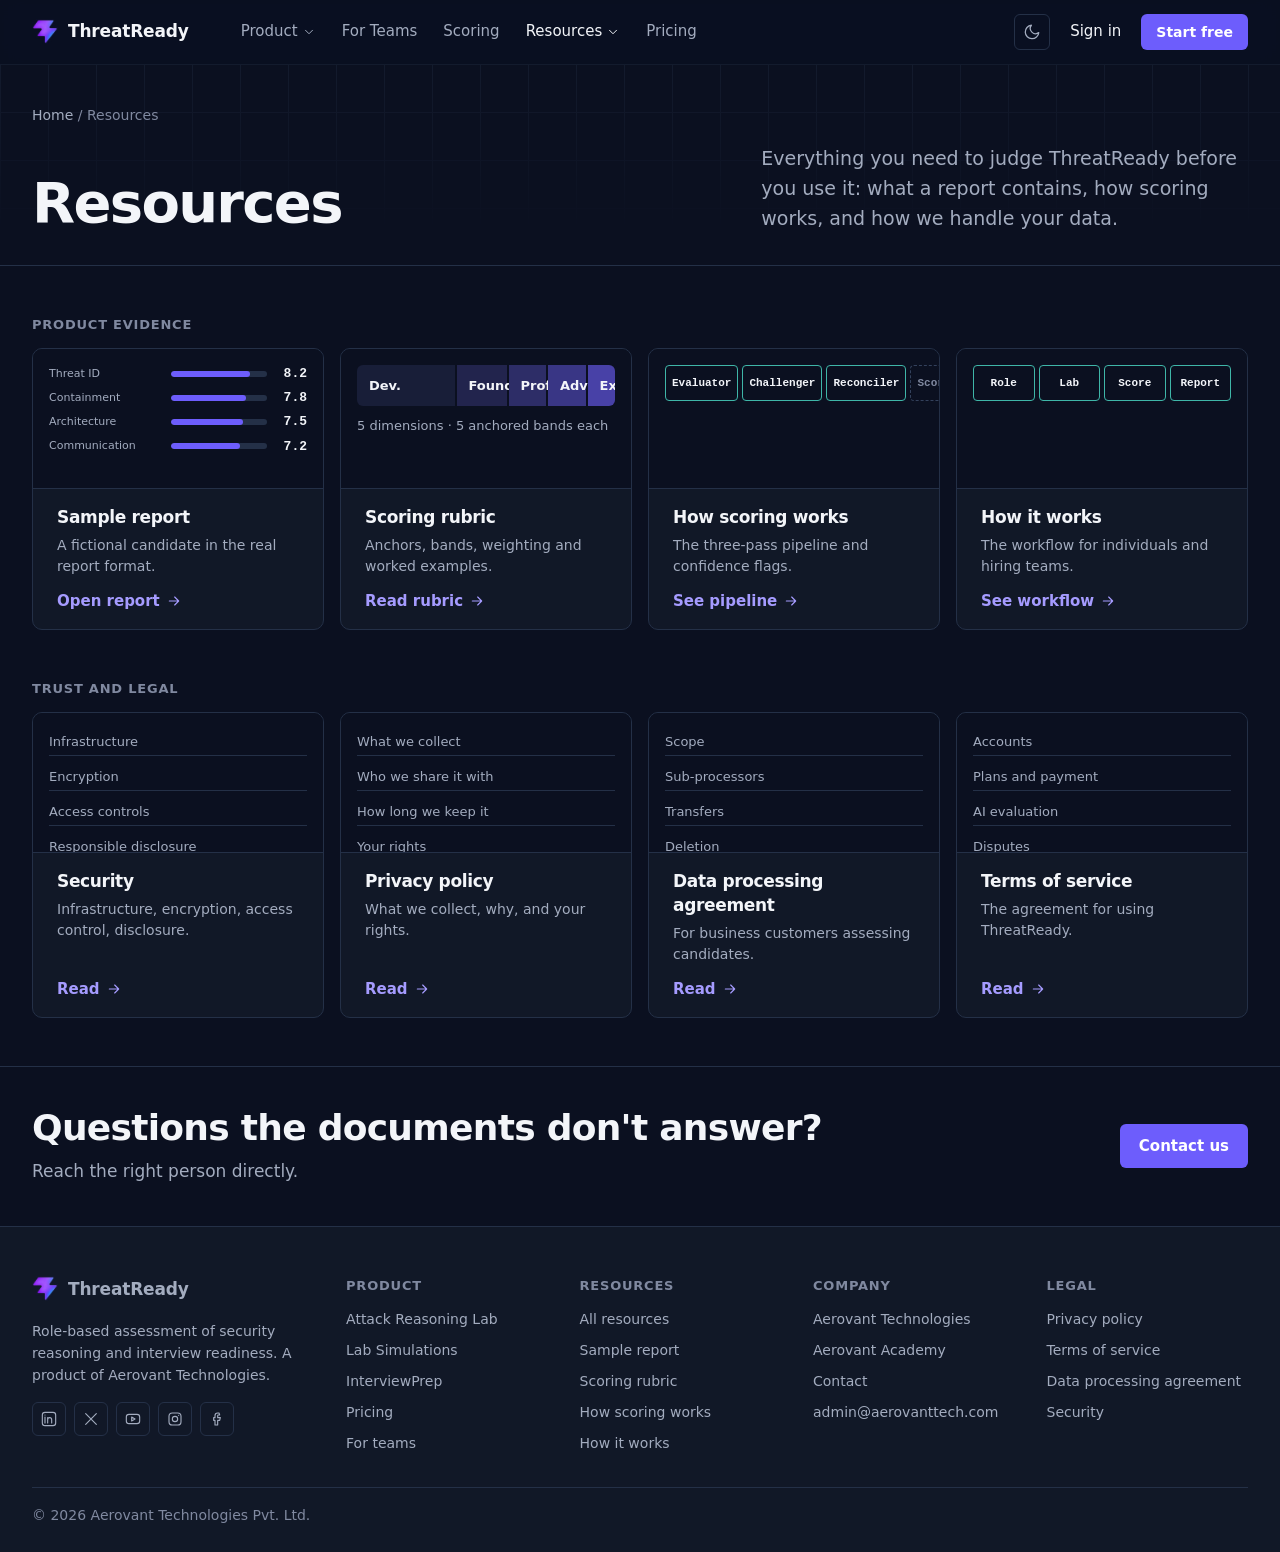
<file: resources.html>
<!DOCTYPE html>
<html lang="en">
<head>
<meta charset="UTF-8">
<meta name="viewport" content="width=device-width, initial-scale=1">
<meta http-equiv="Content-Security-Policy" content="default-src 'self'; script-src 'self' 'sha256-pLwWvcjLaaqgbRUxCC7XN9givw+p6XobD6zlNB+9q08='; style-src 'self' 'unsafe-inline' https://fonts.googleapis.com; font-src 'self' https://fonts.gstatic.com; img-src 'self' data:; connect-src 'self'; base-uri 'self'; form-action 'self'; object-src 'none'">
<meta name="referrer" content="strict-origin-when-cross-origin">
<meta http-equiv="Permissions-Policy" content="geolocation=(), camera=(), microphone=(self), payment=(), usb=(), interest-cohort=()">
<script>try{if(localStorage.getItem('tr-theme')==='light')document.documentElement.setAttribute('data-theme','light')}catch(e){}</script>
<title>Resources — sample report, rubric and trust documents · ThreatReady</title>
<meta name="description" content="ThreatReady resources: sample report, scoring rubric, how scoring works, the assessment workflow, and security, privacy, DPA and terms.">
<link rel="canonical" href="https://threatready.io/resources.html">
<meta name="theme-color" content="#0B1020">
<meta property="og:type" content="website">
<meta property="og:site_name" content="ThreatReady">
<meta property="og:url" content="https://threatready.io/resources.html">
<meta property="og:title" content="Resources — sample report, rubric and trust documents · ThreatReady">
<meta property="og:description" content="ThreatReady resources: sample report, scoring rubric, how scoring works, the assessment workflow, and security, privacy, DPA and terms.">
<meta property="og:image" content="https://threatready.io/threatready-logo.png">
<meta name="twitter:card" content="summary">
<link rel="icon" type="image/x-icon" href="favicon.ico">
<link rel="icon" type="image/png" sizes="32x32" href="favicon-32.png">
<link rel="apple-touch-icon" href="favicon-48.png">
<link rel="preconnect" href="https://fonts.googleapis.com">
<link rel="preconnect" href="https://fonts.gstatic.com" crossorigin>
<link rel="stylesheet" href="https://fonts.googleapis.com/css2?family=Inter:wght@400;500;600;700&family=JetBrains+Mono:wght@400;600&display=swap">
<link rel="stylesheet" href="assets/css/site.css">

</head>
<body data-nav="resources">
<!-- @nav -->
<a class="skip" href="#main">Skip to content</a>
<header class="nav" id="top">
  <div class="wrap nav-in">
    <a class="brand" href="index.html" aria-label="ThreatReady home"><img src="logo-sm.png" width="26" height="25" alt="">ThreatReady</a>
    <nav aria-label="Primary">
      <ul class="nav-links">
        <li>
          <button class="nav-link" type="button" data-menu aria-expanded="false" aria-controls="menu-product">Product <svg viewBox="0 0 24 24" aria-hidden="true" class="icon"><path d="M6 9l6 6 6-6"/></svg></button>
          <ul class="menu" id="menu-product">
            <li><a href="attack-reasoning-lab.html"><span class="dot dot-lab"></span><span><span class="mi-t">Attack Reasoning Lab</span><span class="mi-d">Reason through a live attack chain</span></span></a></li>
            <li><a href="lab-simulations.html"><span class="dot dot-sim"></span><span><span class="mi-t">Lab Simulations</span><span class="mi-d">Role-based daily work · in development</span></span></a></li>
            <li><a href="interviewprep.html"><span class="dot dot-int"></span><span><span class="mi-t">InterviewPrep</span><span class="mi-d">An interview built from a real job description</span></span></a></li>
          </ul>
        </li>
        <li><a class="nav-link" href="pilot.html">For Teams</a></li>
        <li><a class="nav-link" href="transparent-scoring.html">Scoring</a></li>
        <li>
          <button class="nav-link" type="button" data-menu aria-expanded="false" aria-controls="menu-resources" aria-current="page">Resources <svg viewBox="0 0 24 24" aria-hidden="true" class="icon"><path d="M6 9l6 6 6-6"/></svg></button>
          <ul class="menu" id="menu-resources">
            <li><a href="resources.html"><span><span class="mi-t">All resources</span><span class="mi-d">Reports, rubric, workflow and trust documents</span></span></a></li>
            <li><a href="sample-report.html"><span><span class="mi-t">Sample report</span><span class="mi-d">A fictional candidate, the real format</span></span></a></li>
            <li><a href="rubric.html"><span><span class="mi-t">Scoring rubric</span><span class="mi-d">Five dimensions and score bands</span></span></a></li>
            <li><a href="how-it-works.html"><span><span class="mi-t">How it works</span><span class="mi-d">From role selection to report</span></span></a></li>
            <li><a href="security.html"><span><span class="mi-t">Security</span><span class="mi-d">How we protect your data</span></span></a></li>
            <li><a href="contact.html"><span><span class="mi-t">Contact</span><span class="mi-d">Sales, support, privacy and security</span></span></a></li>
          </ul>
        </li>
        <li><a class="nav-link" href="pricing.html">Pricing</a></li>
      </ul>
    </nav>
    <div class="nav-cta">
      <button class="theme-btn" type="button" data-theme-toggle aria-label="Switch to light theme">
        <svg class="icon i-moon" viewBox="0 0 24 24" aria-hidden="true"><path d="M21 12.8A9 9 0 1111.2 3a7 7 0 009.8 9.8z"/></svg>
        <svg class="icon i-sun" viewBox="0 0 24 24" aria-hidden="true"><circle cx="12" cy="12" r="4"/><path d="M12 2v2M12 20v2M4.9 4.9l1.4 1.4M17.7 17.7l1.4 1.4M2 12h2M20 12h2M4.9 19.1l1.4-1.4M17.7 6.3l1.4-1.4"/></svg>
      </button>
      <a class="nav-link nav-signin" href="https://threatready.io/app/">Sign in</a>
      <a class="btn btn-primary btn-sm" href="https://threatready.io/app/auth?mode=signup&plan=free">Start free</a>
      <button class="nav-toggle" type="button" aria-expanded="false" aria-controls="drawer" aria-label="Open menu">
        <svg class="icon i-open" viewBox="0 0 24 24" aria-hidden="true"><path d="M4 7h16M4 12h16M4 17h16"/></svg>
        <svg class="icon i-close" viewBox="0 0 24 24" aria-hidden="true" style="display:none"><path d="M6 6l12 12M18 6L6 18"/></svg>
      </button>
    </div>
  </div>
  <div class="drawer" id="drawer">
    <h3>Product</h3>
    <ul>
      <li><a href="attack-reasoning-lab.html">Attack Reasoning Lab</a></li>
      <li><a href="lab-simulations.html">Lab Simulations <span class="tag tag-soon" style="margin-left:8px">In development</span></a></li>
      <li><a href="interviewprep.html">InterviewPrep</a></li>
    </ul>
    <h3>Company</h3>
    <ul>
      <li><a href="pilot.html">For Teams</a></li>
      <li><a href="transparent-scoring.html">Scoring</a></li>
      <li><a href="pricing.html">Pricing</a></li>
      <li><a href="contact.html">Contact</a></li>
    </ul>
    <h3>Resources</h3>
    <ul>
      <li><a href="resources.html">All resources</a></li>
      <li><a href="sample-report.html">Sample report</a></li>
      <li><a href="rubric.html">Scoring rubric</a></li>
      <li><a href="how-it-works.html">How it works</a></li>
      <li><a href="security.html">Security</a></li>
    </ul>
    <div class="drawer-cta">
      <a class="btn btn-primary" href="https://threatready.io/app/auth?mode=signup&plan=free">Start free</a>
      <a class="btn btn-secondary" href="https://threatready.io/app/">Sign in</a>
    </div>
  </div>
</header>
<!-- /@nav -->

<main id="main">
<section class="page-head backdrop">
  <div class="wrap">
    <p class="crumbs"><a href="index.html">Home</a> / Resources</p>
    <h1 class="h1">Resources</h1>
    <p class="lead">Everything you need to judge ThreatReady before you use it: what a report contains, how scoring works, and how we handle your data.</p>
  </div>
</section>
<section class="section-tight" aria-labelledby="r1">
  <div class="wrap">
    <h2 class="h-sub" id="r1">Product evidence</h2>
    <div class="grid g4">
      <a class="res" href="sample-report.html"><div class="res-thumb" aria-hidden="true"><div class="dims" style="gap:6px"><div class="dim" style="grid-template-columns:110px 1fr 28px;font-size:11px"><span class="dim-l">Threat ID</span><span class="dim-bar"><i style="width:82.0%"></i></span><span class="dim-v">8.2</span></div><div class="dim" style="grid-template-columns:110px 1fr 28px;font-size:11px"><span class="dim-l">Containment</span><span class="dim-bar"><i style="width:78.0%"></i></span><span class="dim-v">7.8</span></div><div class="dim" style="grid-template-columns:110px 1fr 28px;font-size:11px"><span class="dim-l">Architecture</span><span class="dim-bar"><i style="width:75.0%"></i></span><span class="dim-v">7.5</span></div><div class="dim" style="grid-template-columns:110px 1fr 28px;font-size:11px"><span class="dim-l">Communication</span><span class="dim-bar"><i style="width:72.0%"></i></span><span class="dim-v">7.2</span></div></div></div><div class="res-body"><h2>Sample report</h2><p>A fictional candidate in the real report format.</p><span class="link">Open report <svg class="icon" viewBox="0 0 24 24" aria-hidden="true"><path d="M5 12h14M13 6l6 6-6 6"/></svg></span></div></a>
      <a class="res" href="rubric.html"><div class="res-thumb" aria-hidden="true"><div class="bands" style="grid-template-columns:39fr 20fr 15fr 15fr 11fr"><div style="--a:8%"><b>Dev.</b></div><div style="--a:18%"><b>Found.</b></div><div style="--a:30%"><b>Prof.</b></div><div style="--a:44%"><b>Adv.</b></div><div style="--a:60%"><b>Exp.</b></div></div><p class="xsmall muted" style="margin-top:10px">5 dimensions · 5 anchored bands each</p></div><div class="res-body"><h2>Scoring rubric</h2><p>Anchors, bands, weighting and worked examples.</p><span class="link">Read rubric <svg class="icon" viewBox="0 0 24 24" aria-hidden="true"><path d="M5 12h14M13 6l6 6-6 6"/></svg></span></div></a>
      <a class="res" href="transparent-scoring.html"><div class="res-thumb" aria-hidden="true"><div class="mini-steps"><span class="on">Evaluator</span><span class="on">Challenger</span><span class="on">Reconciler</span><span>Score</span></div></div><div class="res-body"><h2>How scoring works</h2><p>The three-pass pipeline and confidence flags.</p><span class="link">See pipeline <svg class="icon" viewBox="0 0 24 24" aria-hidden="true"><path d="M5 12h14M13 6l6 6-6 6"/></svg></span></div></a>
      <a class="res" href="how-it-works.html"><div class="res-thumb" aria-hidden="true"><div class="mini-steps"><span class="on">Role</span><span class="on">Lab</span><span class="on">Score</span><span class="on">Report</span></div></div><div class="res-body"><h2>How it works</h2><p>The workflow for individuals and hiring teams.</p><span class="link">See workflow <svg class="icon" viewBox="0 0 24 24" aria-hidden="true"><path d="M5 12h14M13 6l6 6-6 6"/></svg></span></div></a>
    </div>
  </div>
</section>
<section class="section-tight" aria-labelledby="r2" style="padding-top:0">
  <div class="wrap">
    <h2 class="h-sub" id="r2">Trust and legal</h2>
    <div class="grid g4">
      <a class="res" href="security.html"><div class="res-thumb" aria-hidden="true"><div class="ui-steps" style="margin:0"><div class="xsmall muted" style="padding:3px 0;border-bottom:1px solid var(--border)">Infrastructure</div><div class="xsmall muted" style="padding:3px 0;border-bottom:1px solid var(--border)">Encryption</div><div class="xsmall muted" style="padding:3px 0;border-bottom:1px solid var(--border)">Access controls</div><div class="xsmall muted" style="padding:3px 0;border-bottom:1px solid var(--border)">Responsible disclosure</div></div></div><div class="res-body"><h2>Security</h2><p>Infrastructure, encryption, access control, disclosure.</p><span class="link">Read <svg class="icon" viewBox="0 0 24 24" aria-hidden="true"><path d="M5 12h14M13 6l6 6-6 6"/></svg></span></div></a>
      <a class="res" href="privacy.html"><div class="res-thumb" aria-hidden="true"><div class="ui-steps" style="margin:0"><div class="xsmall muted" style="padding:3px 0;border-bottom:1px solid var(--border)">What we collect</div><div class="xsmall muted" style="padding:3px 0;border-bottom:1px solid var(--border)">Who we share it with</div><div class="xsmall muted" style="padding:3px 0;border-bottom:1px solid var(--border)">How long we keep it</div><div class="xsmall muted" style="padding:3px 0;border-bottom:1px solid var(--border)">Your rights</div></div></div><div class="res-body"><h2>Privacy policy</h2><p>What we collect, why, and your rights.</p><span class="link">Read <svg class="icon" viewBox="0 0 24 24" aria-hidden="true"><path d="M5 12h14M13 6l6 6-6 6"/></svg></span></div></a>
      <a class="res" href="dpa.html"><div class="res-thumb" aria-hidden="true"><div class="ui-steps" style="margin:0"><div class="xsmall muted" style="padding:3px 0;border-bottom:1px solid var(--border)">Scope</div><div class="xsmall muted" style="padding:3px 0;border-bottom:1px solid var(--border)">Sub-processors</div><div class="xsmall muted" style="padding:3px 0;border-bottom:1px solid var(--border)">Transfers</div><div class="xsmall muted" style="padding:3px 0;border-bottom:1px solid var(--border)">Deletion</div></div></div><div class="res-body"><h2>Data processing agreement</h2><p>For business customers assessing candidates.</p><span class="link">Read <svg class="icon" viewBox="0 0 24 24" aria-hidden="true"><path d="M5 12h14M13 6l6 6-6 6"/></svg></span></div></a>
      <a class="res" href="terms.html"><div class="res-thumb" aria-hidden="true"><div class="ui-steps" style="margin:0"><div class="xsmall muted" style="padding:3px 0;border-bottom:1px solid var(--border)">Accounts</div><div class="xsmall muted" style="padding:3px 0;border-bottom:1px solid var(--border)">Plans and payment</div><div class="xsmall muted" style="padding:3px 0;border-bottom:1px solid var(--border)">AI evaluation</div><div class="xsmall muted" style="padding:3px 0;border-bottom:1px solid var(--border)">Disputes</div></div></div><div class="res-body"><h2>Terms of service</h2><p>The agreement for using ThreatReady.</p><span class="link">Read <svg class="icon" viewBox="0 0 24 24" aria-hidden="true"><path d="M5 12h14M13 6l6 6-6 6"/></svg></span></div></a>
    </div>
  </div>
</section>
<section class="closing" aria-labelledby="c-h">
  <div class="wrap closing-in">
    <div><h2 class="h2" id="c-h">Questions the documents don't answer?</h2><p>Reach the right person directly.</p></div>
    <div class="hero-ctas" style="margin:0"><a class="btn btn-primary" href="contact.html">Contact us</a></div>
  </div>
</section>
</main>

<!-- @footer -->
<footer class="footer">
  <div class="wrap">
    <div class="footer-grid">
      <div class="footer-about">
        <a class="brand" href="index.html"><img src="logo-sm.png" width="26" height="25" alt="">ThreatReady</a>
        <p>Role-based assessment of security reasoning and interview readiness. A product of Aerovant Technologies.</p>
        <div class="social"><a href="https://www.linkedin.com/in/aerovant-technologies/" target="_blank" rel="noopener noreferrer" aria-label="Aerovant Technologies on LinkedIn (opens in a new tab)"><svg class="icon" viewBox="0 0 24 24" aria-hidden="true"><path d="M6 9v9M6 6v.01M10 18v-5a3 3 0 016 0v5M10 10v8"/><rect x="2" y="2" width="20" height="20" rx="4"/></svg></a><a href="https://x.com/aerovant_tech" target="_blank" rel="noopener noreferrer" aria-label="Aerovant Technologies on X (opens in a new tab)"><svg class="icon" viewBox="0 0 24 24" aria-hidden="true"><path d="M4 4l16 16M20 4L4 20"/></svg></a><a href="https://www.youtube.com/@aerovanttechnologies" target="_blank" rel="noopener noreferrer" aria-label="Aerovant Technologies on YouTube (opens in a new tab)"><svg class="icon" viewBox="0 0 24 24" aria-hidden="true"><rect x="2" y="5" width="20" height="14" rx="4"/><path d="M10 9l5 3-5 3z"/></svg></a><a href="https://www.instagram.com/aerovant_technologies" target="_blank" rel="noopener noreferrer" aria-label="Aerovant Technologies on Instagram (opens in a new tab)"><svg class="icon" viewBox="0 0 24 24" aria-hidden="true"><rect x="3" y="3" width="18" height="18" rx="5"/><circle cx="12" cy="12" r="4"/><path d="M17.5 6.5v.01"/></svg></a><a href="https://www.facebook.com/people/Aerovant-Technologies/61587139213075/" target="_blank" rel="noopener noreferrer" aria-label="Aerovant Technologies on Facebook (opens in a new tab)"><svg class="icon" viewBox="0 0 24 24" aria-hidden="true"><path d="M15 3h-2a4 4 0 00-4 4v3H7v4h2v7h4v-7h3l1-4h-4V7a1 1 0 011-1h2z"/></svg></a></div>
      </div>
      <nav aria-labelledby="f-product"><h2 id="f-product">Product</h2><ul><li><a href="attack-reasoning-lab.html">Attack Reasoning Lab</a></li><li><a href="lab-simulations.html">Lab Simulations</a></li><li><a href="interviewprep.html">InterviewPrep</a></li><li><a href="pricing.html">Pricing</a></li><li><a href="pilot.html">For teams</a></li></ul></nav>
      <nav aria-labelledby="f-resources"><h2 id="f-resources">Resources</h2><ul><li><a href="resources.html" target="_blank" rel="noopener noreferrer">All resources<span class="sr-only"> (opens in a new tab)</span></a></li><li><a href="sample-report.html" target="_blank" rel="noopener noreferrer">Sample report<span class="sr-only"> (opens in a new tab)</span></a></li><li><a href="rubric.html" target="_blank" rel="noopener noreferrer">Scoring rubric<span class="sr-only"> (opens in a new tab)</span></a></li><li><a href="transparent-scoring.html" target="_blank" rel="noopener noreferrer">How scoring works<span class="sr-only"> (opens in a new tab)</span></a></li><li><a href="how-it-works.html" target="_blank" rel="noopener noreferrer">How it works<span class="sr-only"> (opens in a new tab)</span></a></li></ul></nav>
      <nav aria-labelledby="f-company"><h2 id="f-company">Company</h2><ul><li><a href="https://aerovanttech.com/" target="_blank" rel="noopener noreferrer">Aerovant Technologies<span class="sr-only"> (opens in a new tab)</span></a></li><li><a href="https://aerovantacademy.com/" target="_blank" rel="noopener noreferrer">Aerovant Academy<span class="sr-only"> (opens in a new tab)</span></a></li><li><a href="contact.html" target="_blank" rel="noopener noreferrer">Contact<span class="sr-only"> (opens in a new tab)</span></a></li><li><a href="mailto:admin@aerovanttech.com" target="_blank" rel="noopener noreferrer">admin@aerovanttech.com<span class="sr-only"> (opens in a new tab)</span></a></li></ul></nav>
      <nav aria-labelledby="f-legal"><h2 id="f-legal">Legal</h2><ul><li><a href="privacy.html" target="_blank" rel="noopener noreferrer">Privacy policy<span class="sr-only"> (opens in a new tab)</span></a></li><li><a href="terms.html" target="_blank" rel="noopener noreferrer">Terms of service<span class="sr-only"> (opens in a new tab)</span></a></li><li><a href="dpa.html" target="_blank" rel="noopener noreferrer">Data processing agreement<span class="sr-only"> (opens in a new tab)</span></a></li><li><a href="security.html" target="_blank" rel="noopener noreferrer">Security<span class="sr-only"> (opens in a new tab)</span></a></li></ul></nav>
    </div>
    <div class="footer-bottom">
      <span>&copy; <span data-year>2026</span> Aerovant Technologies Pvt. Ltd.</span>
    </div>
  </div>
</footer>
<!-- /@footer -->
<script src="assets/js/site.js" defer></script>
</body>
</html>
</file>
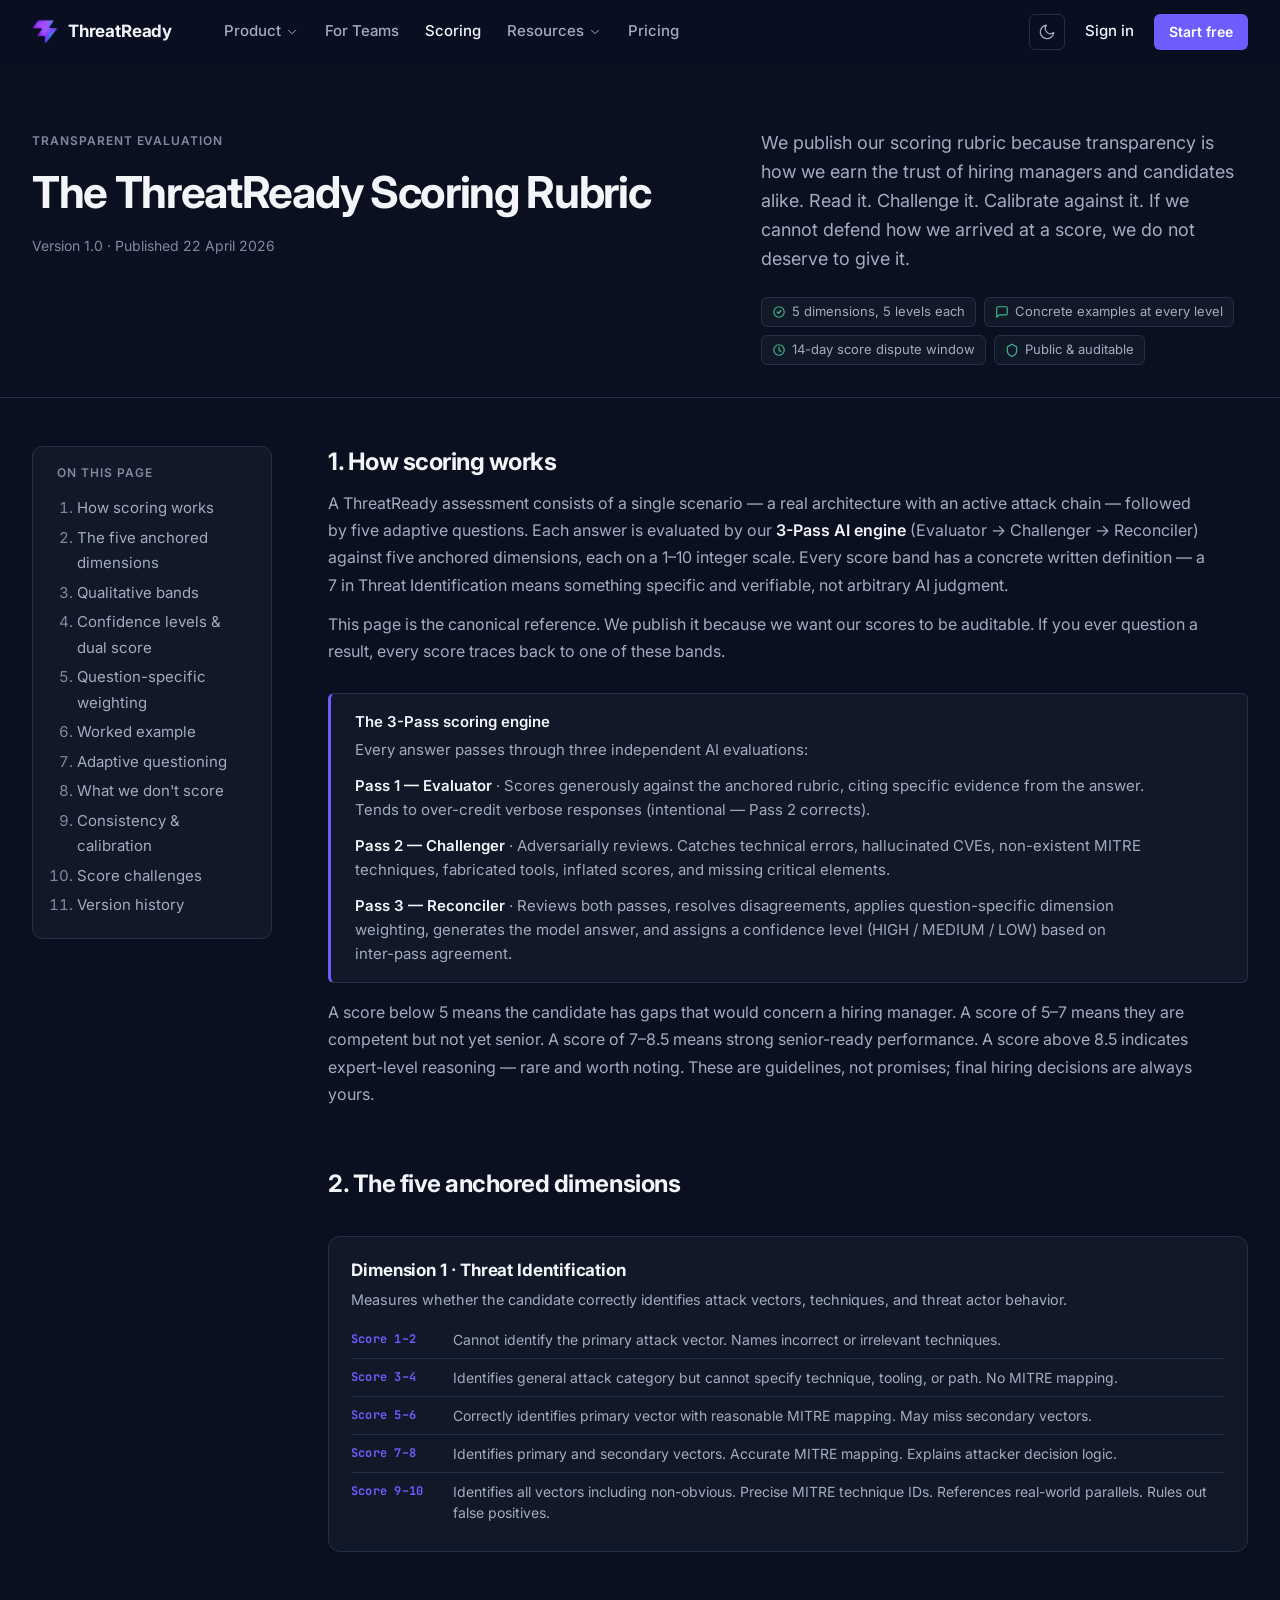
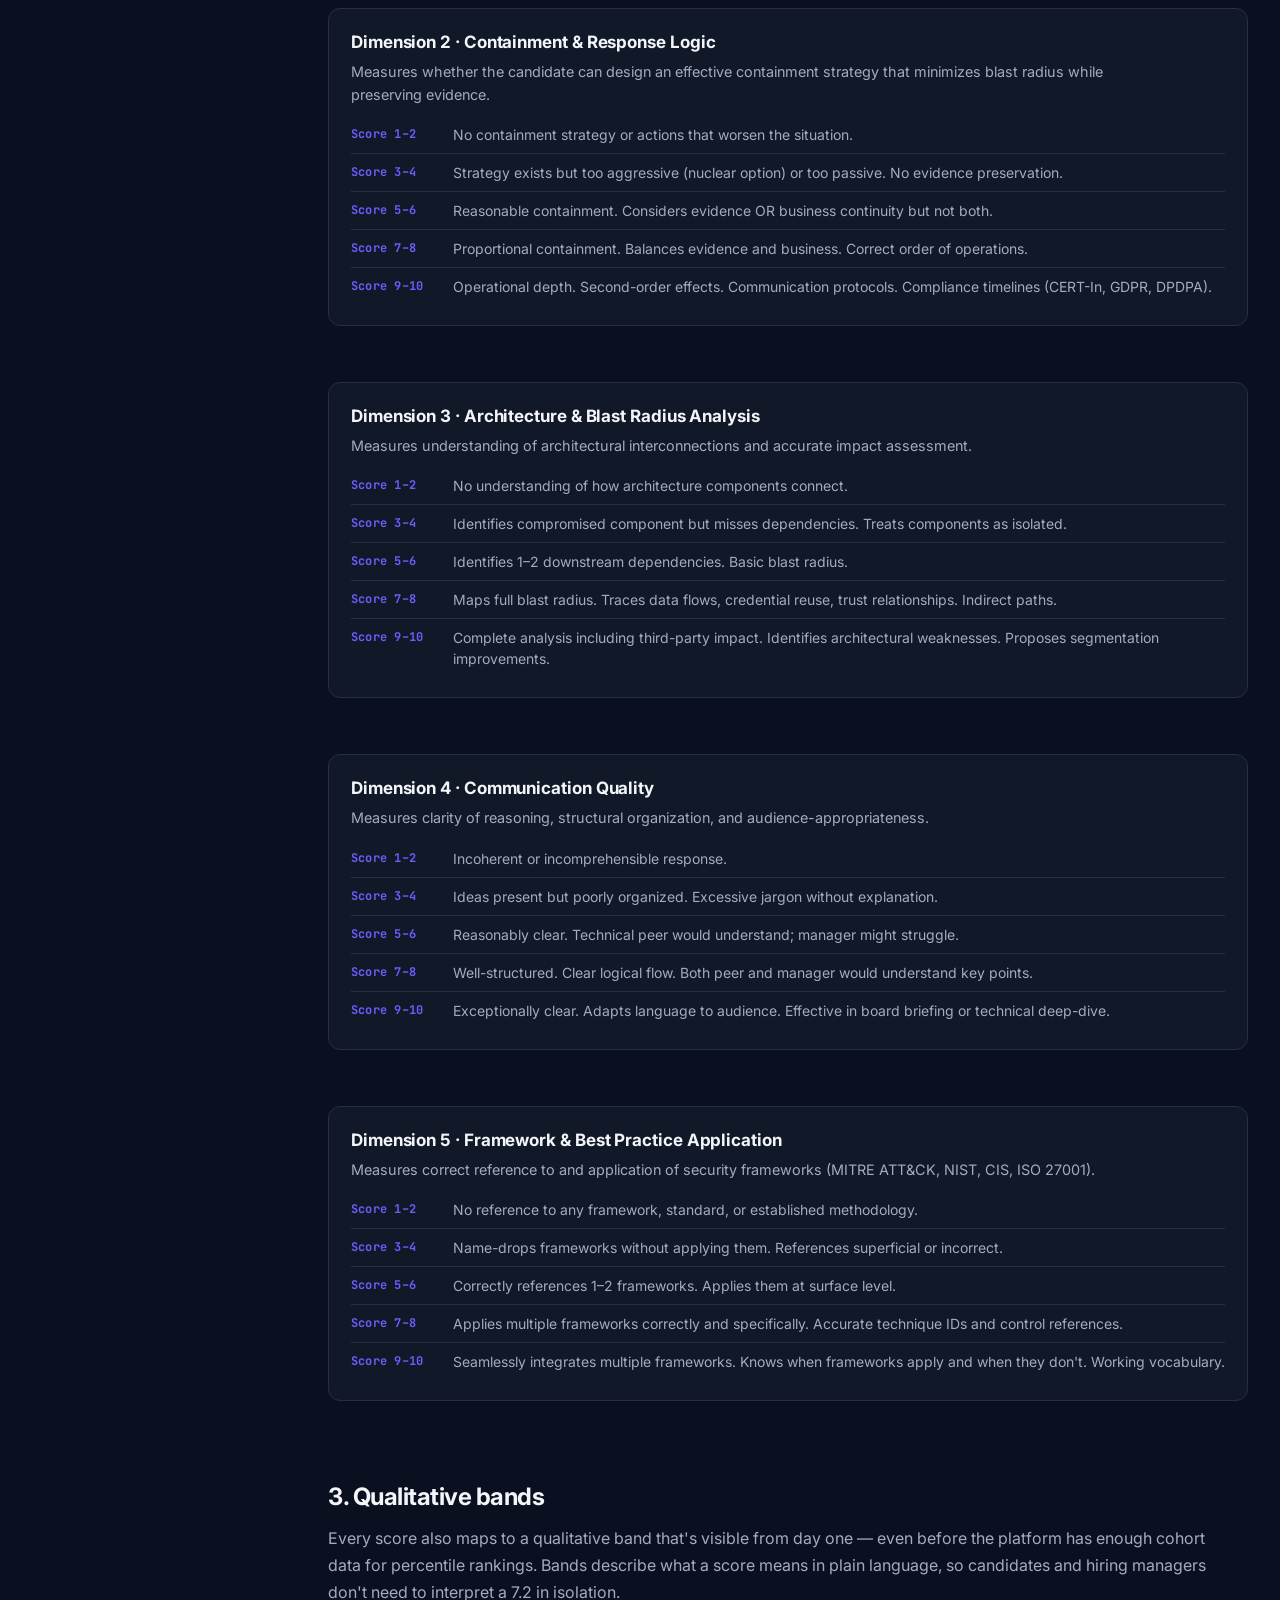
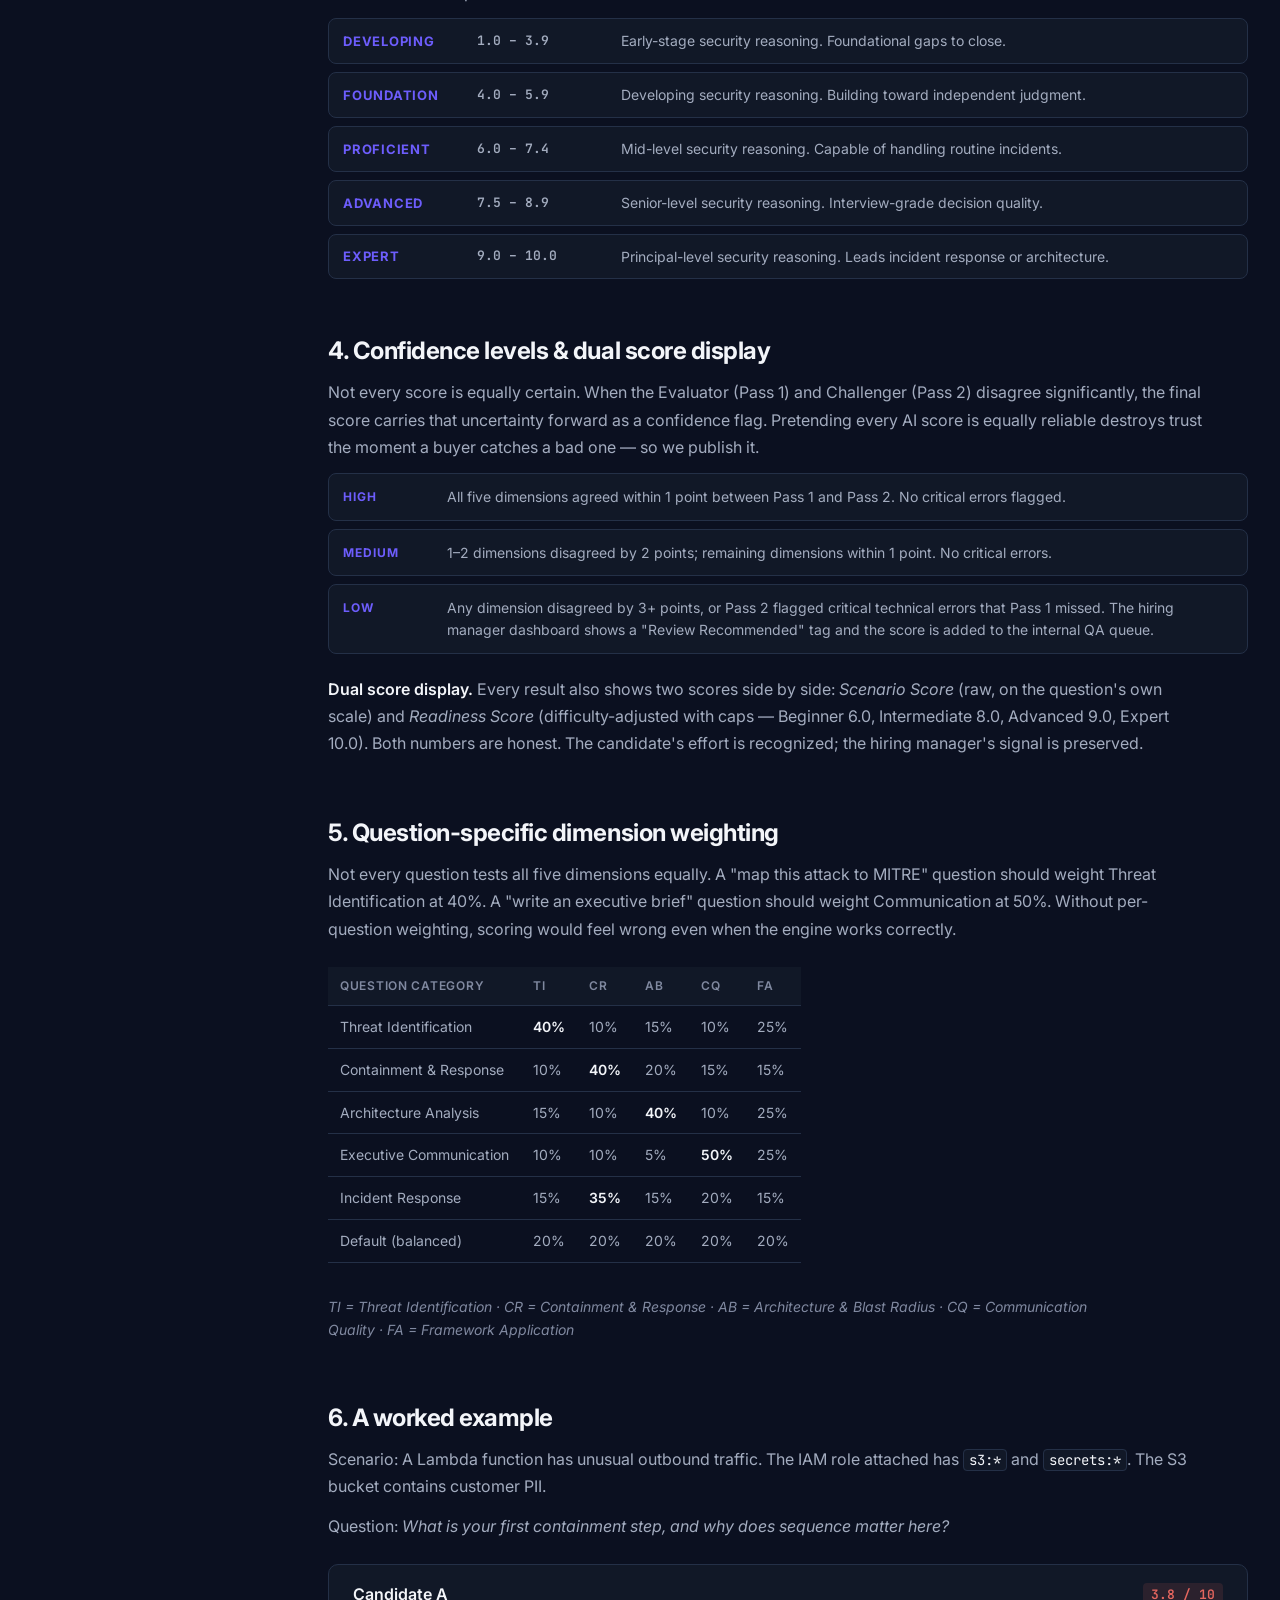
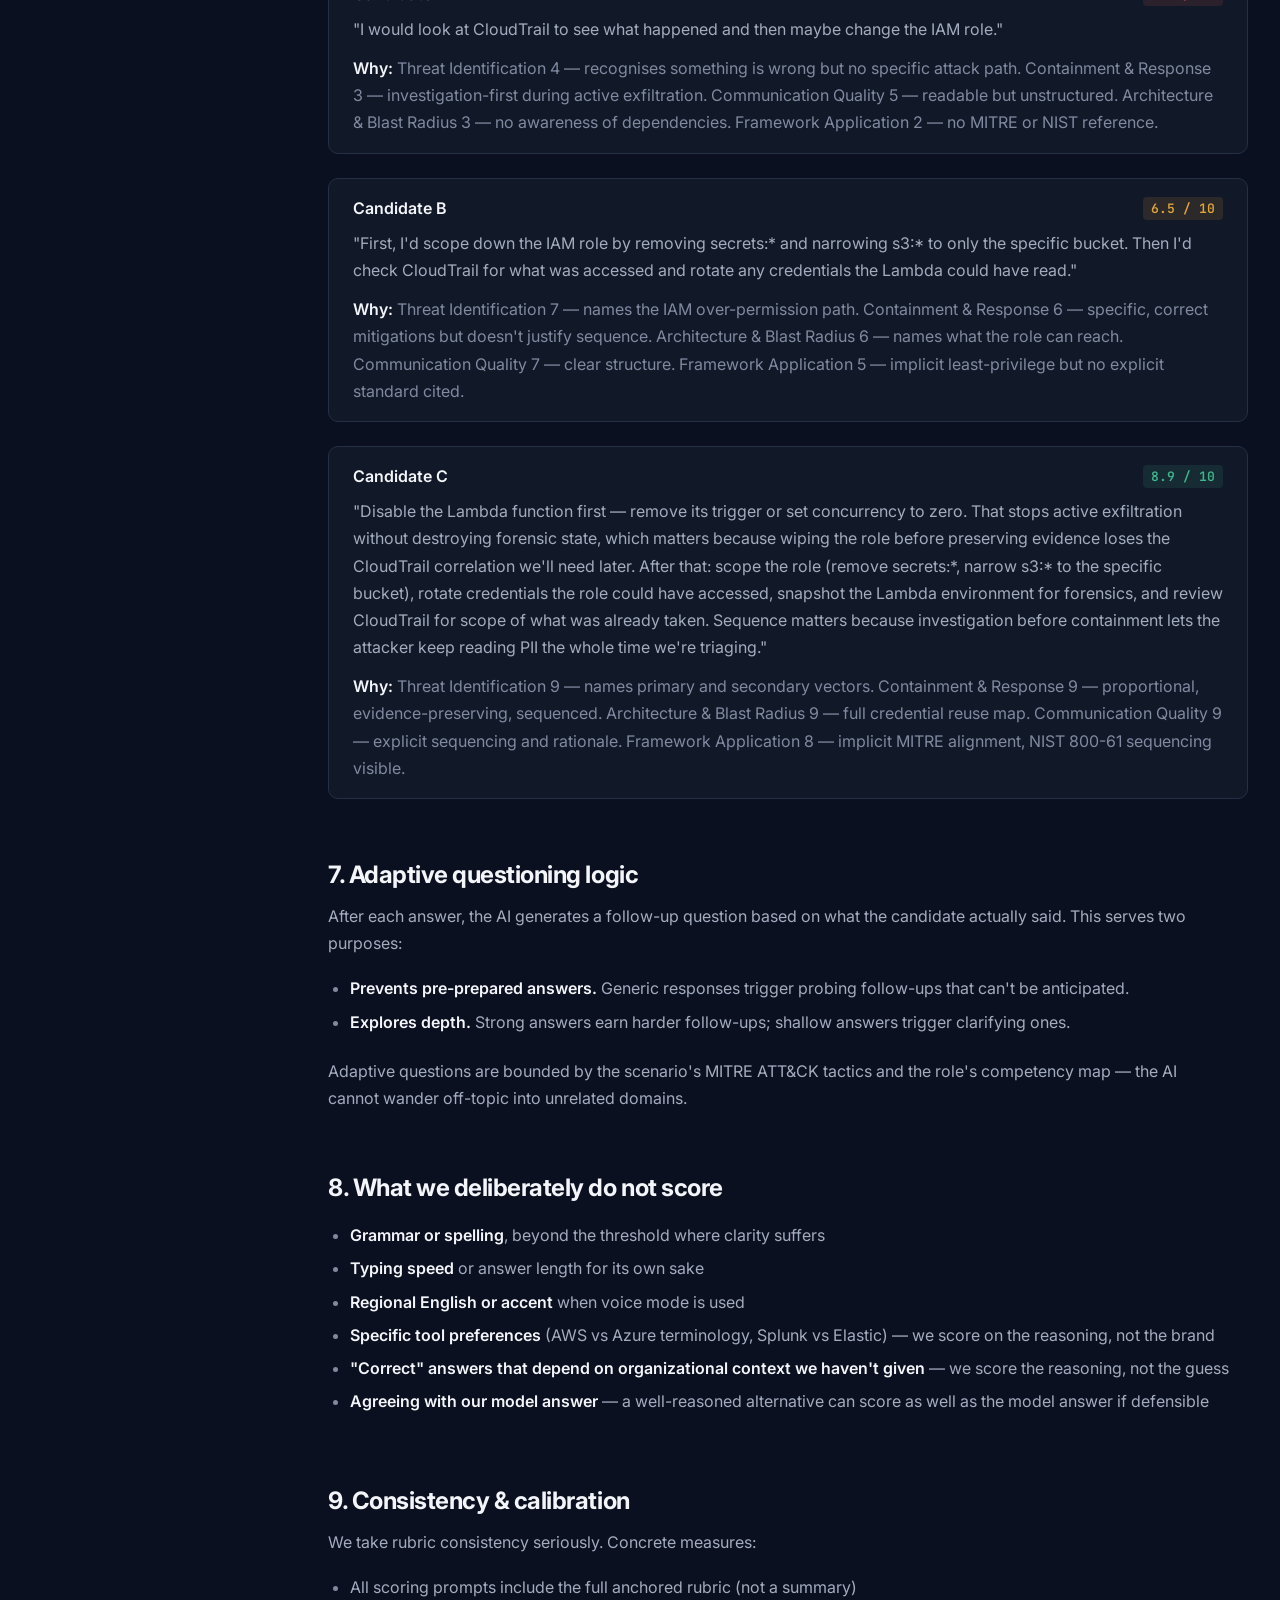
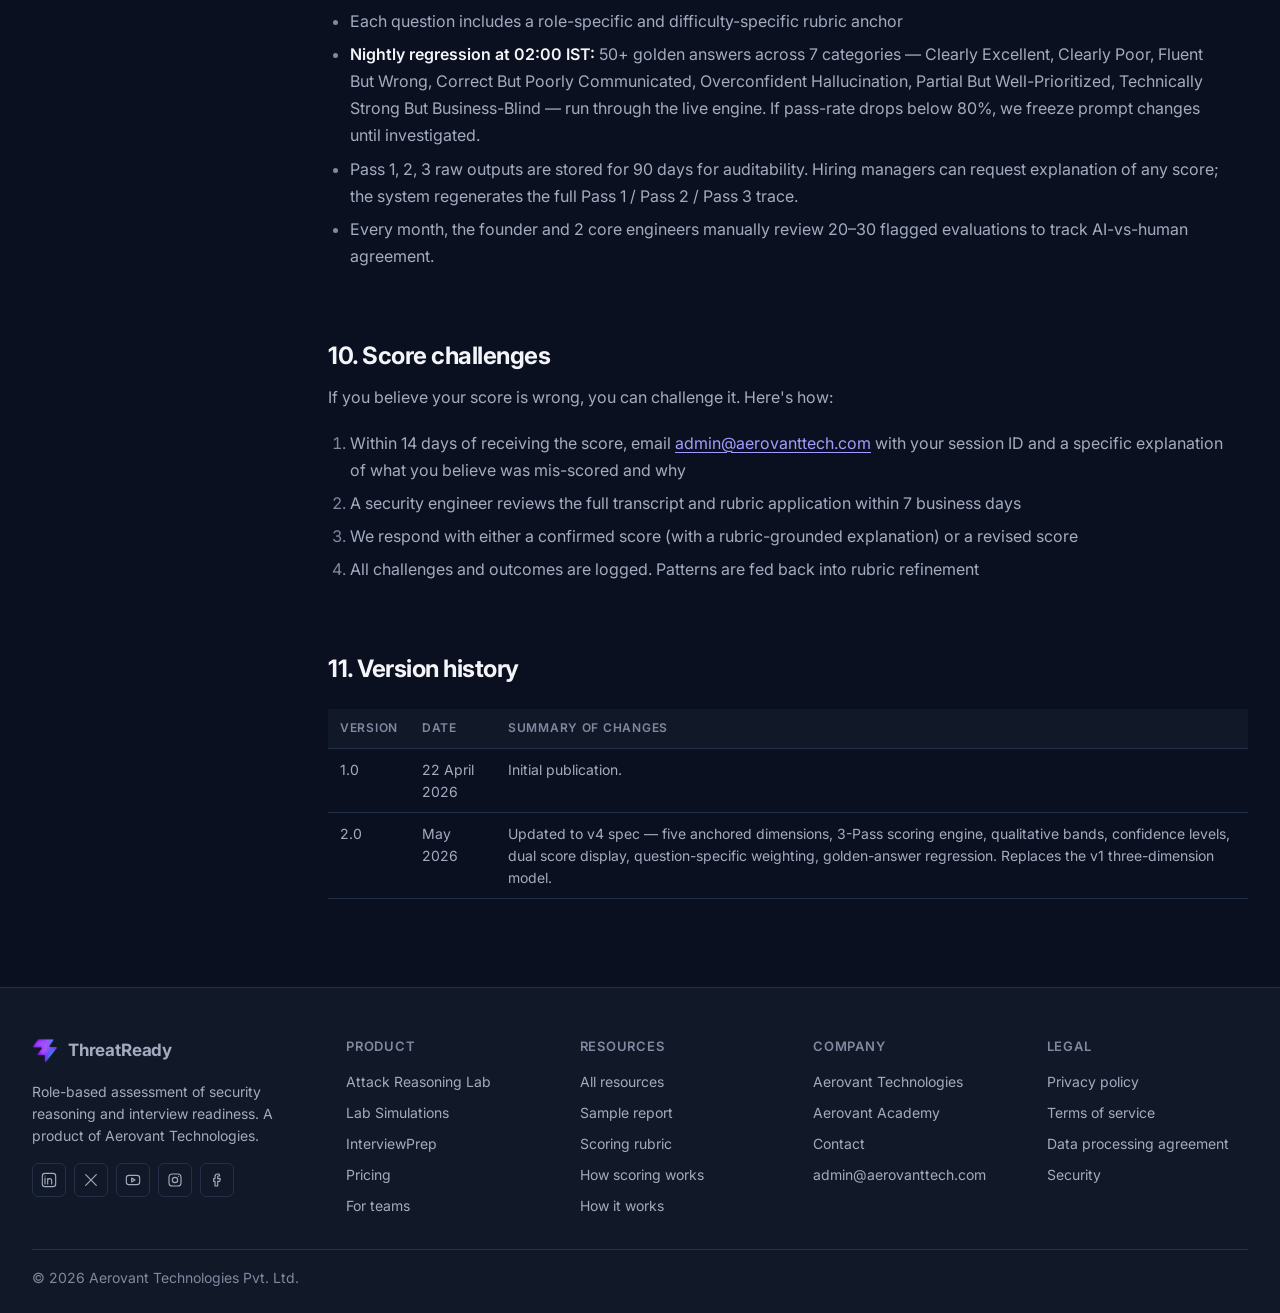
<file: rubric.html>
<!DOCTYPE html>
<html lang="en">
<head>
<meta charset="UTF-8">
<meta name="viewport" content="width=device-width,initial-scale=1.0">
<meta name="description" content="ThreatReady's public scoring rubric. The five anchored dimensions used by our 3-Pass AI engine — Threat Identification, Containment & Response, Architecture & Blast Radius, Communication Quality, Framework Application — with concrete score-band definitions for each.">
<meta name="robots" content="index, follow">
<title>Scoring Rubric — ThreatReady</title>
<link rel="icon" type="image/x-icon" href="favicon.ico">
<link rel="icon" type="image/png" sizes="32x32" href="favicon-32.png">
<link rel="icon" type="image/png" sizes="16x16" href="favicon-16.png">
<script>var t='dark';try{if(localStorage.getItem('tr-theme')==='light')t='light'}catch(e){}document.documentElement.setAttribute('data-theme',t)</script>
<link rel="preconnect" href="https://fonts.googleapis.com">
<link rel="preconnect" href="https://fonts.gstatic.com" crossorigin>
<link rel="stylesheet" href="https://fonts.googleapis.com/css2?family=Inter:wght@400;500;600;700&family=JetBrains+Mono:wght@400;600&display=swap">
<link rel="stylesheet" href="assets/css/site.css">
<link rel="stylesheet" href="assets/css/doc.css">
<style>
.rdim{margin:24px 0 32px;padding:20px 22px;background:var(--surface);border:1px solid var(--border);border-radius:12px}
.rdim h3{margin:0 0 6px;font-size:1.0625rem;letter-spacing:-.005em}
.rdim-desc{margin:0 0 12px;color:var(--text-2);font-size:.9rem;line-height:1.55}
.rband{display:grid;grid-template-columns:90px 1fr;gap:12px;padding:8px 0;border-top:1px solid var(--border-2);font-size:.875rem;line-height:1.5}
.rband:first-of-type{border-top:none;padding-top:6px}
.rband-l{font-family:var(--mono);font-weight:700;font-size:.75rem;color:var(--primary);letter-spacing:.02em;padding-top:1px}
.rband-t{color:var(--text-2)}
@media (max-width:520px){.rband{grid-template-columns:1fr;gap:2px}.rband-l{font-size:.7rem}}
.qband{display:grid;grid-template-columns:120px 130px 1fr;gap:14px;padding:10px 14px;background:var(--surface);border:1px solid var(--border);border-radius:8px;margin-bottom:8px;align-items:center}
.qband-r{font-family:var(--mono);font-weight:600;font-size:.8125rem;color:var(--text-2)}
.qband-l{font-weight:700;font-size:.8125rem;letter-spacing:.06em;color:var(--primary);text-transform:uppercase}
.qband-d{font-size:.875rem;color:var(--text-2)}
@media (max-width:600px){.qband{grid-template-columns:1fr;gap:4px}.qband-l{order:1}.qband-r{order:2;color:var(--text-3)}.qband-d{order:3}}
.cflag{display:grid;grid-template-columns:90px 1fr;gap:14px;padding:12px 14px;background:var(--surface);border:1px solid var(--border);border-radius:8px;margin-bottom:8px;font-size:.875rem;line-height:1.55}
.cflag-h{font-weight:700;font-size:.75rem;letter-spacing:.08em;color:var(--primary);text-transform:uppercase;padding-top:2px}
.cflag-d{color:var(--text-2)}
</style>
</head>
<body data-nav="scoring">

<!-- @nav -->
<a class="skip" href="#main">Skip to content</a>
<header class="nav" id="top">
  <div class="wrap nav-in">
    <a class="brand" href="index.html" aria-label="ThreatReady home"><img src="logo-sm.png" width="26" height="25" alt="">ThreatReady</a>
    <nav aria-label="Primary">
      <ul class="nav-links">
        <li>
          <button class="nav-link" type="button" data-menu aria-expanded="false" aria-controls="menu-product">Product <svg viewBox="0 0 24 24" aria-hidden="true" class="icon"><path d="M6 9l6 6 6-6"/></svg></button>
          <ul class="menu" id="menu-product">
            <li><a href="attack-reasoning-lab.html"><span class="dot dot-lab"></span><span><span class="mi-t">Attack Reasoning Lab</span><span class="mi-d">Reason through a live attack chain</span></span></a></li>
            <li><a href="lab-simulations.html"><span class="dot dot-sim"></span><span><span class="mi-t">Lab Simulations</span><span class="mi-d">Role-based daily work · in development</span></span></a></li>
            <li><a href="interviewprep.html"><span class="dot dot-int"></span><span><span class="mi-t">InterviewPrep</span><span class="mi-d">An interview built from a real job description</span></span></a></li>
          </ul>
        </li>
        <li><a class="nav-link" href="pilot.html">For Teams</a></li>
        <li><a class="nav-link" href="transparent-scoring.html" aria-current="page">Scoring</a></li>
        <li>
          <button class="nav-link" type="button" data-menu aria-expanded="false" aria-controls="menu-resources">Resources <svg viewBox="0 0 24 24" aria-hidden="true" class="icon"><path d="M6 9l6 6 6-6"/></svg></button>
          <ul class="menu" id="menu-resources">
            <li><a href="resources.html"><span><span class="mi-t">All resources</span><span class="mi-d">Reports, rubric, workflow and trust documents</span></span></a></li>
            <li><a href="sample-report.html"><span><span class="mi-t">Sample report</span><span class="mi-d">A fictional candidate, the real format</span></span></a></li>
            <li><a href="rubric.html"><span><span class="mi-t">Scoring rubric</span><span class="mi-d">Five dimensions and score bands</span></span></a></li>
            <li><a href="how-it-works.html"><span><span class="mi-t">How it works</span><span class="mi-d">From role selection to report</span></span></a></li>
            <li><a href="security.html"><span><span class="mi-t">Security</span><span class="mi-d">How we protect your data</span></span></a></li>
            <li><a href="contact.html"><span><span class="mi-t">Contact</span><span class="mi-d">Sales, support, privacy and security</span></span></a></li>
          </ul>
        </li>
        <li><a class="nav-link" href="pricing.html">Pricing</a></li>
      </ul>
    </nav>
    <div class="nav-cta">
      <button class="theme-btn" type="button" data-theme-toggle aria-label="Switch to light theme">
        <svg class="icon i-moon" viewBox="0 0 24 24" aria-hidden="true"><path d="M21 12.8A9 9 0 1111.2 3a7 7 0 009.8 9.8z"/></svg>
        <svg class="icon i-sun" viewBox="0 0 24 24" aria-hidden="true"><circle cx="12" cy="12" r="4"/><path d="M12 2v2M12 20v2M4.9 4.9l1.4 1.4M17.7 17.7l1.4 1.4M2 12h2M20 12h2M4.9 19.1l1.4-1.4M17.7 6.3l1.4-1.4"/></svg>
      </button>
      <a class="nav-link nav-signin" href="https://threatready.io/app/">Sign in</a>
      <a class="btn btn-primary btn-sm" href="https://threatready.io/app/auth?mode=signup&plan=free">Start free</a>
      <button class="nav-toggle" type="button" aria-expanded="false" aria-controls="drawer" aria-label="Open menu">
        <svg class="icon i-open" viewBox="0 0 24 24" aria-hidden="true"><path d="M4 7h16M4 12h16M4 17h16"/></svg>
        <svg class="icon i-close" viewBox="0 0 24 24" aria-hidden="true" style="display:none"><path d="M6 6l12 12M18 6L6 18"/></svg>
      </button>
    </div>
  </div>
  <div class="drawer" id="drawer">
    <h3>Product</h3>
    <ul>
      <li><a href="attack-reasoning-lab.html">Attack Reasoning Lab</a></li>
      <li><a href="lab-simulations.html">Lab Simulations <span class="tag tag-soon" style="margin-left:8px">In development</span></a></li>
      <li><a href="interviewprep.html">InterviewPrep</a></li>
    </ul>
    <h3>Company</h3>
    <ul>
      <li><a href="pilot.html">For Teams</a></li>
      <li><a href="transparent-scoring.html">Scoring</a></li>
      <li><a href="pricing.html">Pricing</a></li>
      <li><a href="contact.html">Contact</a></li>
    </ul>
    <h3>Resources</h3>
    <ul>
      <li><a href="resources.html">All resources</a></li>
      <li><a href="sample-report.html">Sample report</a></li>
      <li><a href="rubric.html">Scoring rubric</a></li>
      <li><a href="how-it-works.html">How it works</a></li>
      <li><a href="security.html">Security</a></li>
    </ul>
    <div class="drawer-cta">
      <a class="btn btn-primary" href="https://threatready.io/app/auth?mode=signup&plan=free">Start free</a>
      <a class="btn btn-secondary" href="https://threatready.io/app/">Sign in</a>
    </div>
  </div>
</header>
<!-- /@nav -->

<header class="lhero" id="main">
<div class="lhero-c">
<div class="lhero-l">
<span class="lhero-eyebrow">
<svg viewBox="0 0 24 24" fill="none"><path d="M3 17l6-6 4 4 8-8M14 7h7v7" stroke="currentColor" stroke-width="2" stroke-linecap="round" stroke-linejoin="round"/></svg>
Transparent evaluation
</span>
<h1>The ThreatReady <span class="accent">Scoring Rubric</span></h1>
<p class="meta">Version 1.0 · Published 22 April 2026</p>
<p class="intro">We publish our scoring rubric because transparency is how we earn the trust of hiring managers and candidates alike. Read it. Challenge it. Calibrate against it. If we cannot defend how we arrived at a score, we do not deserve to give it.</p>
<div class="lhero-badges">
<span class="lhero-badge"><svg viewBox="0 0 24 24" fill="none"><path d="M9 12l2 2 4-4" stroke="currentColor" stroke-width="2.5" stroke-linecap="round" stroke-linejoin="round"/><circle cx="12" cy="12" r="9" stroke="currentColor" stroke-width="2"/></svg>5 dimensions, 5 levels each</span>
<span class="lhero-badge"><svg viewBox="0 0 24 24" fill="none"><path d="M21 15a2 2 0 01-2 2H7l-4 4V5a2 2 0 012-2h14a2 2 0 012 2z" stroke="currentColor" stroke-width="2" stroke-linejoin="round"/></svg>Concrete examples at every level</span>
<span class="lhero-badge"><svg viewBox="0 0 24 24" fill="none"><circle cx="12" cy="12" r="9" stroke="currentColor" stroke-width="2"/><path d="M12 7v5l3 3" stroke="currentColor" stroke-width="2" stroke-linecap="round"/></svg>14-day score dispute window</span>
<span class="lhero-badge"><svg viewBox="0 0 24 24" fill="none"><path d="M12 2L4 7v6c0 5 3.5 8.5 8 10 4.5-1.5 8-5 8-10V7l-8-5z" stroke="currentColor" stroke-width="2" stroke-linejoin="round"/></svg>Public &amp; auditable</span>
</div>
</div>

</div>
</header>

<main class="lbody">

<div class="ltoc">
<h4>On this page</h4>
<ol>
<li><a href="#how">How scoring works</a></li>
<li><a href="#dim">The five anchored dimensions</a></li>
<li><a href="#bands">Qualitative bands</a></li>
<li><a href="#confidence">Confidence levels &amp; dual score</a></li>
<li><a href="#weights">Question-specific weighting</a></li>
<li><a href="#example">Worked example</a></li>
<li><a href="#adaptive">Adaptive questioning</a></li>
<li><a href="#not">What we don't score</a></li>
<li><a href="#calib">Consistency &amp; calibration</a></li>
<li><a href="#challenge">Score challenges</a></li>
<li><a href="#versions">Version history</a></li>
</ol>
</div>

<h2 id="how">1. How scoring works</h2>
<p>A ThreatReady assessment consists of a single scenario — a real architecture with an active attack chain — followed by five adaptive questions. Each answer is evaluated by our <strong>3-Pass AI engine</strong> (Evaluator → Challenger → Reconciler) against five anchored dimensions, each on a 1–10 integer scale. Every score band has a concrete written definition — a 7 in Threat Identification means something specific and verifiable, not arbitrary AI judgment.</p>
<p>This page is the canonical reference. We publish it because we want our scores to be auditable. If you ever question a result, every score traces back to one of these bands.</p>
<div class="callout">
<strong>The 3-Pass scoring engine</strong>
<p>Every answer passes through three independent AI evaluations:</p>
<p><strong>Pass 1 — Evaluator</strong> · Scores generously against the anchored rubric, citing specific evidence from the answer. Tends to over-credit verbose responses (intentional — Pass 2 corrects).</p>
<p><strong>Pass 2 — Challenger</strong> · Adversarially reviews. Catches technical errors, hallucinated CVEs, non-existent MITRE techniques, fabricated tools, inflated scores, and missing critical elements.</p>
<p><strong>Pass 3 — Reconciler</strong> · Reviews both passes, resolves disagreements, applies question-specific dimension weighting, generates the model answer, and assigns a confidence level (HIGH / MEDIUM / LOW) based on inter-pass agreement.</p>
</div>
<p>A score below 5 means the candidate has gaps that would concern a hiring manager. A score of 5–7 means they are competent but not yet senior. A score of 7–8.5 means strong senior-ready performance. A score above 8.5 indicates expert-level reasoning — rare and worth noting. These are guidelines, not promises; final hiring decisions are always yours.</p>

<h2 id="dim">2. The five anchored dimensions</h2>

<div class="rdim">
<h3>Dimension 1 · Threat Identification</h3>
<p class="rdim-desc">Measures whether the candidate correctly identifies attack vectors, techniques, and threat actor behavior.</p>
<div class="rband"><span class="rband-l">Score 1–2</span><span class="rband-t">Cannot identify the primary attack vector. Names incorrect or irrelevant techniques.</span></div>
<div class="rband"><span class="rband-l">Score 3–4</span><span class="rband-t">Identifies general attack category but cannot specify technique, tooling, or path. No MITRE mapping.</span></div>
<div class="rband"><span class="rband-l">Score 5–6</span><span class="rband-t">Correctly identifies primary vector with reasonable MITRE mapping. May miss secondary vectors.</span></div>
<div class="rband"><span class="rband-l">Score 7–8</span><span class="rband-t">Identifies primary and secondary vectors. Accurate MITRE mapping. Explains attacker decision logic.</span></div>
<div class="rband"><span class="rband-l">Score 9–10</span><span class="rband-t">Identifies all vectors including non-obvious. Precise MITRE technique IDs. References real-world parallels. Rules out false positives.</span></div>
</div>

<div class="rdim">
<h3>Dimension 2 · Containment &amp; Response Logic</h3>
<p class="rdim-desc">Measures whether the candidate can design an effective containment strategy that minimizes blast radius while preserving evidence.</p>
<div class="rband"><span class="rband-l">Score 1–2</span><span class="rband-t">No containment strategy or actions that worsen the situation.</span></div>
<div class="rband"><span class="rband-l">Score 3–4</span><span class="rband-t">Strategy exists but too aggressive (nuclear option) or too passive. No evidence preservation.</span></div>
<div class="rband"><span class="rband-l">Score 5–6</span><span class="rband-t">Reasonable containment. Considers evidence OR business continuity but not both.</span></div>
<div class="rband"><span class="rband-l">Score 7–8</span><span class="rband-t">Proportional containment. Balances evidence and business. Correct order of operations.</span></div>
<div class="rband"><span class="rband-l">Score 9–10</span><span class="rband-t">Operational depth. Second-order effects. Communication protocols. Compliance timelines (CERT-In, GDPR, DPDPA).</span></div>
</div>

<div class="rdim">
<h3>Dimension 3 · Architecture &amp; Blast Radius Analysis</h3>
<p class="rdim-desc">Measures understanding of architectural interconnections and accurate impact assessment.</p>
<div class="rband"><span class="rband-l">Score 1–2</span><span class="rband-t">No understanding of how architecture components connect.</span></div>
<div class="rband"><span class="rband-l">Score 3–4</span><span class="rband-t">Identifies compromised component but misses dependencies. Treats components as isolated.</span></div>
<div class="rband"><span class="rband-l">Score 5–6</span><span class="rband-t">Identifies 1–2 downstream dependencies. Basic blast radius.</span></div>
<div class="rband"><span class="rband-l">Score 7–8</span><span class="rband-t">Maps full blast radius. Traces data flows, credential reuse, trust relationships. Indirect paths.</span></div>
<div class="rband"><span class="rband-l">Score 9–10</span><span class="rband-t">Complete analysis including third-party impact. Identifies architectural weaknesses. Proposes segmentation improvements.</span></div>
</div>

<div class="rdim">
<h3>Dimension 4 · Communication Quality</h3>
<p class="rdim-desc">Measures clarity of reasoning, structural organization, and audience-appropriateness.</p>
<div class="rband"><span class="rband-l">Score 1–2</span><span class="rband-t">Incoherent or incomprehensible response.</span></div>
<div class="rband"><span class="rband-l">Score 3–4</span><span class="rband-t">Ideas present but poorly organized. Excessive jargon without explanation.</span></div>
<div class="rband"><span class="rband-l">Score 5–6</span><span class="rband-t">Reasonably clear. Technical peer would understand; manager might struggle.</span></div>
<div class="rband"><span class="rband-l">Score 7–8</span><span class="rband-t">Well-structured. Clear logical flow. Both peer and manager would understand key points.</span></div>
<div class="rband"><span class="rband-l">Score 9–10</span><span class="rband-t">Exceptionally clear. Adapts language to audience. Effective in board briefing or technical deep-dive.</span></div>
</div>

<div class="rdim">
<h3>Dimension 5 · Framework &amp; Best Practice Application</h3>
<p class="rdim-desc">Measures correct reference to and application of security frameworks (MITRE ATT&amp;CK, NIST, CIS, ISO 27001).</p>
<div class="rband"><span class="rband-l">Score 1–2</span><span class="rband-t">No reference to any framework, standard, or established methodology.</span></div>
<div class="rband"><span class="rband-l">Score 3–4</span><span class="rband-t">Name-drops frameworks without applying them. References superficial or incorrect.</span></div>
<div class="rband"><span class="rband-l">Score 5–6</span><span class="rband-t">Correctly references 1–2 frameworks. Applies them at surface level.</span></div>
<div class="rband"><span class="rband-l">Score 7–8</span><span class="rband-t">Applies multiple frameworks correctly and specifically. Accurate technique IDs and control references.</span></div>
<div class="rband"><span class="rband-l">Score 9–10</span><span class="rband-t">Seamlessly integrates multiple frameworks. Knows when frameworks apply and when they don't. Working vocabulary.</span></div>
</div>

<h2 id="bands">3. Qualitative bands</h2>
<p>Every score also maps to a qualitative band that's visible from day one — even before the platform has enough cohort data for percentile rankings. Bands describe what a score means in plain language, so candidates and hiring managers don't need to interpret a 7.2 in isolation.</p>
<div class="qband"><span class="qband-l">Developing</span><span class="qband-r">1.0 – 3.9</span><span class="qband-d">Early-stage security reasoning. Foundational gaps to close.</span></div>
<div class="qband"><span class="qband-l">Foundation</span><span class="qband-r">4.0 – 5.9</span><span class="qband-d">Developing security reasoning. Building toward independent judgment.</span></div>
<div class="qband"><span class="qband-l">Proficient</span><span class="qband-r">6.0 – 7.4</span><span class="qband-d">Mid-level security reasoning. Capable of handling routine incidents.</span></div>
<div class="qband"><span class="qband-l">Advanced</span><span class="qband-r">7.5 – 8.9</span><span class="qband-d">Senior-level security reasoning. Interview-grade decision quality.</span></div>
<div class="qband"><span class="qband-l">Expert</span><span class="qband-r">9.0 – 10.0</span><span class="qband-d">Principal-level security reasoning. Leads incident response or architecture.</span></div>

<h2 id="confidence">4. Confidence levels &amp; dual score display</h2>
<p>Not every score is equally certain. When the Evaluator (Pass 1) and Challenger (Pass 2) disagree significantly, the final score carries that uncertainty forward as a confidence flag. Pretending every AI score is equally reliable destroys trust the moment a buyer catches a bad one — so we publish it.</p>
<div class="cflag"><span class="cflag-h">High</span><span class="cflag-d">All five dimensions agreed within 1 point between Pass 1 and Pass 2. No critical errors flagged.</span></div>
<div class="cflag"><span class="cflag-h">Medium</span><span class="cflag-d">1–2 dimensions disagreed by 2 points; remaining dimensions within 1 point. No critical errors.</span></div>
<div class="cflag"><span class="cflag-h">Low</span><span class="cflag-d">Any dimension disagreed by 3+ points, or Pass 2 flagged critical technical errors that Pass 1 missed. The hiring manager dashboard shows a "Review Recommended" tag and the score is added to the internal QA queue.</span></div>
<p style="margin-top:14px"><strong>Dual score display.</strong> Every result also shows two scores side by side: <em>Scenario Score</em> (raw, on the question's own scale) and <em>Readiness Score</em> (difficulty-adjusted with caps — Beginner 6.0, Intermediate 8.0, Advanced 9.0, Expert 10.0). Both numbers are honest. The candidate's effort is recognized; the hiring manager's signal is preserved.</p>

<h2 id="weights">5. Question-specific dimension weighting</h2>
<p>Not every question tests all five dimensions equally. A "map this attack to MITRE" question should weight Threat Identification at 40%. A "write an executive brief" question should weight Communication at 50%. Without per-question weighting, scoring would feel wrong even when the engine works correctly.</p>
<table>
<thead><tr><th>Question category</th><th>TI</th><th>CR</th><th>AB</th><th>CQ</th><th>FA</th></tr></thead>
<tbody>
<tr><td>Threat Identification</td><td><strong>40%</strong></td><td>10%</td><td>15%</td><td>10%</td><td>25%</td></tr>
<tr><td>Containment &amp; Response</td><td>10%</td><td><strong>40%</strong></td><td>20%</td><td>15%</td><td>15%</td></tr>
<tr><td>Architecture Analysis</td><td>15%</td><td>10%</td><td><strong>40%</strong></td><td>10%</td><td>25%</td></tr>
<tr><td>Executive Communication</td><td>10%</td><td>10%</td><td>5%</td><td><strong>50%</strong></td><td>25%</td></tr>
<tr><td>Incident Response</td><td>15%</td><td><strong>35%</strong></td><td>15%</td><td>20%</td><td>15%</td></tr>
<tr><td>Default (balanced)</td><td>20%</td><td>20%</td><td>20%</td><td>20%</td><td>20%</td></tr>
</tbody>
</table>
<p class="muted" style="font-size:.875rem;margin-top:8px"><em>TI = Threat Identification · CR = Containment &amp; Response · AB = Architecture &amp; Blast Radius · CQ = Communication Quality · FA = Framework Application</em></p>

<h2 id="example">6. A worked example</h2>
<p>Scenario: A Lambda function has unusual outbound traffic. The IAM role attached has <code>s3:*</code> and <code>secrets:*</code>. The S3 bucket contains customer PII.</p>
<p>Question: <em>What is your first containment step, and why does sequence matter here?</em></p>

<div class="example">
<div class="example-label">Candidate A<span class="example-score weak">3.8 / 10</span></div>
<p>"I would look at CloudTrail to see what happened and then maybe change the IAM role."</p>
<p class="muted"><strong>Why:</strong> Threat Identification 4 — recognises something is wrong but no specific attack path. Containment &amp; Response 3 — investigation-first during active exfiltration. Communication Quality 5 — readable but unstructured. Architecture &amp; Blast Radius 3 — no awareness of dependencies. Framework Application 2 — no MITRE or NIST reference.</p>
</div>

<div class="example">
<div class="example-label">Candidate B<span class="example-score mid">6.5 / 10</span></div>
<p>"First, I'd scope down the IAM role by removing secrets:* and narrowing s3:* to only the specific bucket. Then I'd check CloudTrail for what was accessed and rotate any credentials the Lambda could have read."</p>
<p class="muted"><strong>Why:</strong> Threat Identification 7 — names the IAM over-permission path. Containment &amp; Response 6 — specific, correct mitigations but doesn't justify sequence. Architecture &amp; Blast Radius 6 — names what the role can reach. Communication Quality 7 — clear structure. Framework Application 5 — implicit least-privilege but no explicit standard cited.</p>
</div>

<div class="example">
<div class="example-label">Candidate C<span class="example-score strong">8.9 / 10</span></div>
<p>"Disable the Lambda function first — remove its trigger or set concurrency to zero. That stops active exfiltration without destroying forensic state, which matters because wiping the role before preserving evidence loses the CloudTrail correlation we'll need later. After that: scope the role (remove secrets:*, narrow s3:* to the specific bucket), rotate credentials the role could have accessed, snapshot the Lambda environment for forensics, and review CloudTrail for scope of what was already taken. Sequence matters because investigation before containment lets the attacker keep reading PII the whole time we're triaging."</p>
<p class="muted"><strong>Why:</strong> Threat Identification 9 — names primary and secondary vectors. Containment &amp; Response 9 — proportional, evidence-preserving, sequenced. Architecture &amp; Blast Radius 9 — full credential reuse map. Communication Quality 9 — explicit sequencing and rationale. Framework Application 8 — implicit MITRE alignment, NIST 800-61 sequencing visible.</p>
</div>

<h2 id="adaptive">7. Adaptive questioning logic</h2>
<p>After each answer, the AI generates a follow-up question based on what the candidate actually said. This serves two purposes:</p>
<ul>
<li><strong>Prevents pre-prepared answers.</strong> Generic responses trigger probing follow-ups that can't be anticipated.</li>
<li><strong>Explores depth.</strong> Strong answers earn harder follow-ups; shallow answers trigger clarifying ones.</li>
</ul>
<p>Adaptive questions are bounded by the scenario's MITRE ATT&amp;CK tactics and the role's competency map — the AI cannot wander off-topic into unrelated domains.</p>

<h2 id="not">8. What we deliberately do not score</h2>
<ul>
<li><strong>Grammar or spelling</strong>, beyond the threshold where clarity suffers</li>
<li><strong>Typing speed</strong> or answer length for its own sake</li>
<li><strong>Regional English or accent</strong> when voice mode is used</li>
<li><strong>Specific tool preferences</strong> (AWS vs Azure terminology, Splunk vs Elastic) — we score on the reasoning, not the brand</li>
<li><strong>"Correct" answers that depend on organizational context we haven't given</strong> — we score the reasoning, not the guess</li>
<li><strong>Agreeing with our model answer</strong> — a well-reasoned alternative can score as well as the model answer if defensible</li>
</ul>

<h2 id="calib">9. Consistency &amp; calibration</h2>
<p>We take rubric consistency seriously. Concrete measures:</p>
<ul>
<li>All scoring prompts include the full anchored rubric (not a summary)</li>
<li>Each question includes a role-specific and difficulty-specific rubric anchor</li>
<li><strong>Nightly regression at 02:00 IST:</strong> 50+ golden answers across 7 categories — Clearly Excellent, Clearly Poor, Fluent But Wrong, Correct But Poorly Communicated, Overconfident Hallucination, Partial But Well-Prioritized, Technically Strong But Business-Blind — run through the live engine. If pass-rate drops below 80%, we freeze prompt changes until investigated.</li>
<li>Pass 1, 2, 3 raw outputs are stored for 90 days for auditability. Hiring managers can request explanation of any score; the system regenerates the full Pass 1 / Pass 2 / Pass 3 trace.</li>
<li>Every month, the founder and 2 core engineers manually review 20–30 flagged evaluations to track AI-vs-human agreement.</li>
</ul>

<h2 id="challenge">10. Score challenges</h2>
<p>If you believe your score is wrong, you can challenge it. Here's how:</p>
<ol>
<li>Within 14 days of receiving the score, email <a href="mailto:admin@aerovanttech.com">admin@aerovanttech.com</a> with your session ID and a specific explanation of what you believe was mis-scored and why</li>
<li>A security engineer reviews the full transcript and rubric application within 7 business days</li>
<li>We respond with either a confirmed score (with a rubric-grounded explanation) or a revised score</li>
<li>All challenges and outcomes are logged. Patterns are fed back into rubric refinement</li>
</ol>

<h2 id="versions">11. Version history</h2>
<table>
<thead><tr><th>Version</th><th>Date</th><th>Summary of changes</th></tr></thead>
<tbody>
<tr><td>1.0</td><td>22 April 2026</td><td>Initial publication.</td></tr>
<tr><td>2.0</td><td>May 2026</td><td>Updated to v4 spec — five anchored dimensions, 3-Pass scoring engine, qualitative bands, confidence levels, dual score display, question-specific weighting, golden-answer regression. Replaces the v1 three-dimension model.</td></tr>
</tbody>
</table>

</main>

<!-- @footer -->
<footer class="footer">
  <div class="wrap">
    <div class="footer-grid">
      <div class="footer-about">
        <a class="brand" href="index.html"><img src="logo-sm.png" width="26" height="25" alt="">ThreatReady</a>
        <p>Role-based assessment of security reasoning and interview readiness. A product of Aerovant Technologies.</p>
        <div class="social"><a href="https://www.linkedin.com/in/aerovant-technologies/" target="_blank" rel="noopener noreferrer" aria-label="Aerovant Technologies on LinkedIn (opens in a new tab)"><svg class="icon" viewBox="0 0 24 24" aria-hidden="true"><path d="M6 9v9M6 6v.01M10 18v-5a3 3 0 016 0v5M10 10v8"/><rect x="2" y="2" width="20" height="20" rx="4"/></svg></a><a href="https://x.com/aerovant_tech" target="_blank" rel="noopener noreferrer" aria-label="Aerovant Technologies on X (opens in a new tab)"><svg class="icon" viewBox="0 0 24 24" aria-hidden="true"><path d="M4 4l16 16M20 4L4 20"/></svg></a><a href="https://www.youtube.com/@aerovanttechnologies" target="_blank" rel="noopener noreferrer" aria-label="Aerovant Technologies on YouTube (opens in a new tab)"><svg class="icon" viewBox="0 0 24 24" aria-hidden="true"><rect x="2" y="5" width="20" height="14" rx="4"/><path d="M10 9l5 3-5 3z"/></svg></a><a href="https://www.instagram.com/aerovant_technologies" target="_blank" rel="noopener noreferrer" aria-label="Aerovant Technologies on Instagram (opens in a new tab)"><svg class="icon" viewBox="0 0 24 24" aria-hidden="true"><rect x="3" y="3" width="18" height="18" rx="5"/><circle cx="12" cy="12" r="4"/><path d="M17.5 6.5v.01"/></svg></a><a href="https://www.facebook.com/people/Aerovant-Technologies/61587139213075/" target="_blank" rel="noopener noreferrer" aria-label="Aerovant Technologies on Facebook (opens in a new tab)"><svg class="icon" viewBox="0 0 24 24" aria-hidden="true"><path d="M15 3h-2a4 4 0 00-4 4v3H7v4h2v7h4v-7h3l1-4h-4V7a1 1 0 011-1h2z"/></svg></a></div>
      </div>
      <nav aria-labelledby="f-product"><h2 id="f-product">Product</h2><ul><li><a href="attack-reasoning-lab.html">Attack Reasoning Lab</a></li><li><a href="lab-simulations.html">Lab Simulations</a></li><li><a href="interviewprep.html">InterviewPrep</a></li><li><a href="pricing.html">Pricing</a></li><li><a href="pilot.html">For teams</a></li></ul></nav>
      <nav aria-labelledby="f-resources"><h2 id="f-resources">Resources</h2><ul><li><a href="resources.html" target="_blank" rel="noopener noreferrer">All resources<span class="sr-only"> (opens in a new tab)</span></a></li><li><a href="sample-report.html" target="_blank" rel="noopener noreferrer">Sample report<span class="sr-only"> (opens in a new tab)</span></a></li><li><a href="rubric.html" target="_blank" rel="noopener noreferrer">Scoring rubric<span class="sr-only"> (opens in a new tab)</span></a></li><li><a href="transparent-scoring.html" target="_blank" rel="noopener noreferrer">How scoring works<span class="sr-only"> (opens in a new tab)</span></a></li><li><a href="how-it-works.html" target="_blank" rel="noopener noreferrer">How it works<span class="sr-only"> (opens in a new tab)</span></a></li></ul></nav>
      <nav aria-labelledby="f-company"><h2 id="f-company">Company</h2><ul><li><a href="https://aerovanttech.com/" target="_blank" rel="noopener noreferrer">Aerovant Technologies<span class="sr-only"> (opens in a new tab)</span></a></li><li><a href="https://aerovantacademy.com/" target="_blank" rel="noopener noreferrer">Aerovant Academy<span class="sr-only"> (opens in a new tab)</span></a></li><li><a href="contact.html" target="_blank" rel="noopener noreferrer">Contact<span class="sr-only"> (opens in a new tab)</span></a></li><li><a href="mailto:admin@aerovanttech.com" target="_blank" rel="noopener noreferrer">admin@aerovanttech.com<span class="sr-only"> (opens in a new tab)</span></a></li></ul></nav>
      <nav aria-labelledby="f-legal"><h2 id="f-legal">Legal</h2><ul><li><a href="privacy.html" target="_blank" rel="noopener noreferrer">Privacy policy<span class="sr-only"> (opens in a new tab)</span></a></li><li><a href="terms.html" target="_blank" rel="noopener noreferrer">Terms of service<span class="sr-only"> (opens in a new tab)</span></a></li><li><a href="dpa.html" target="_blank" rel="noopener noreferrer">Data processing agreement<span class="sr-only"> (opens in a new tab)</span></a></li><li><a href="security.html" target="_blank" rel="noopener noreferrer">Security<span class="sr-only"> (opens in a new tab)</span></a></li></ul></nav>
    </div>
    <div class="footer-bottom">
      <span>&copy; <span data-year>2026</span> Aerovant Technologies Pvt. Ltd.</span>
    </div>
  </div>
</footer>
<!-- /@footer -->


<script src="assets/js/site.js" defer></script>
<script src="back-to-top.js" defer></script>
</body>
</html>
</file>
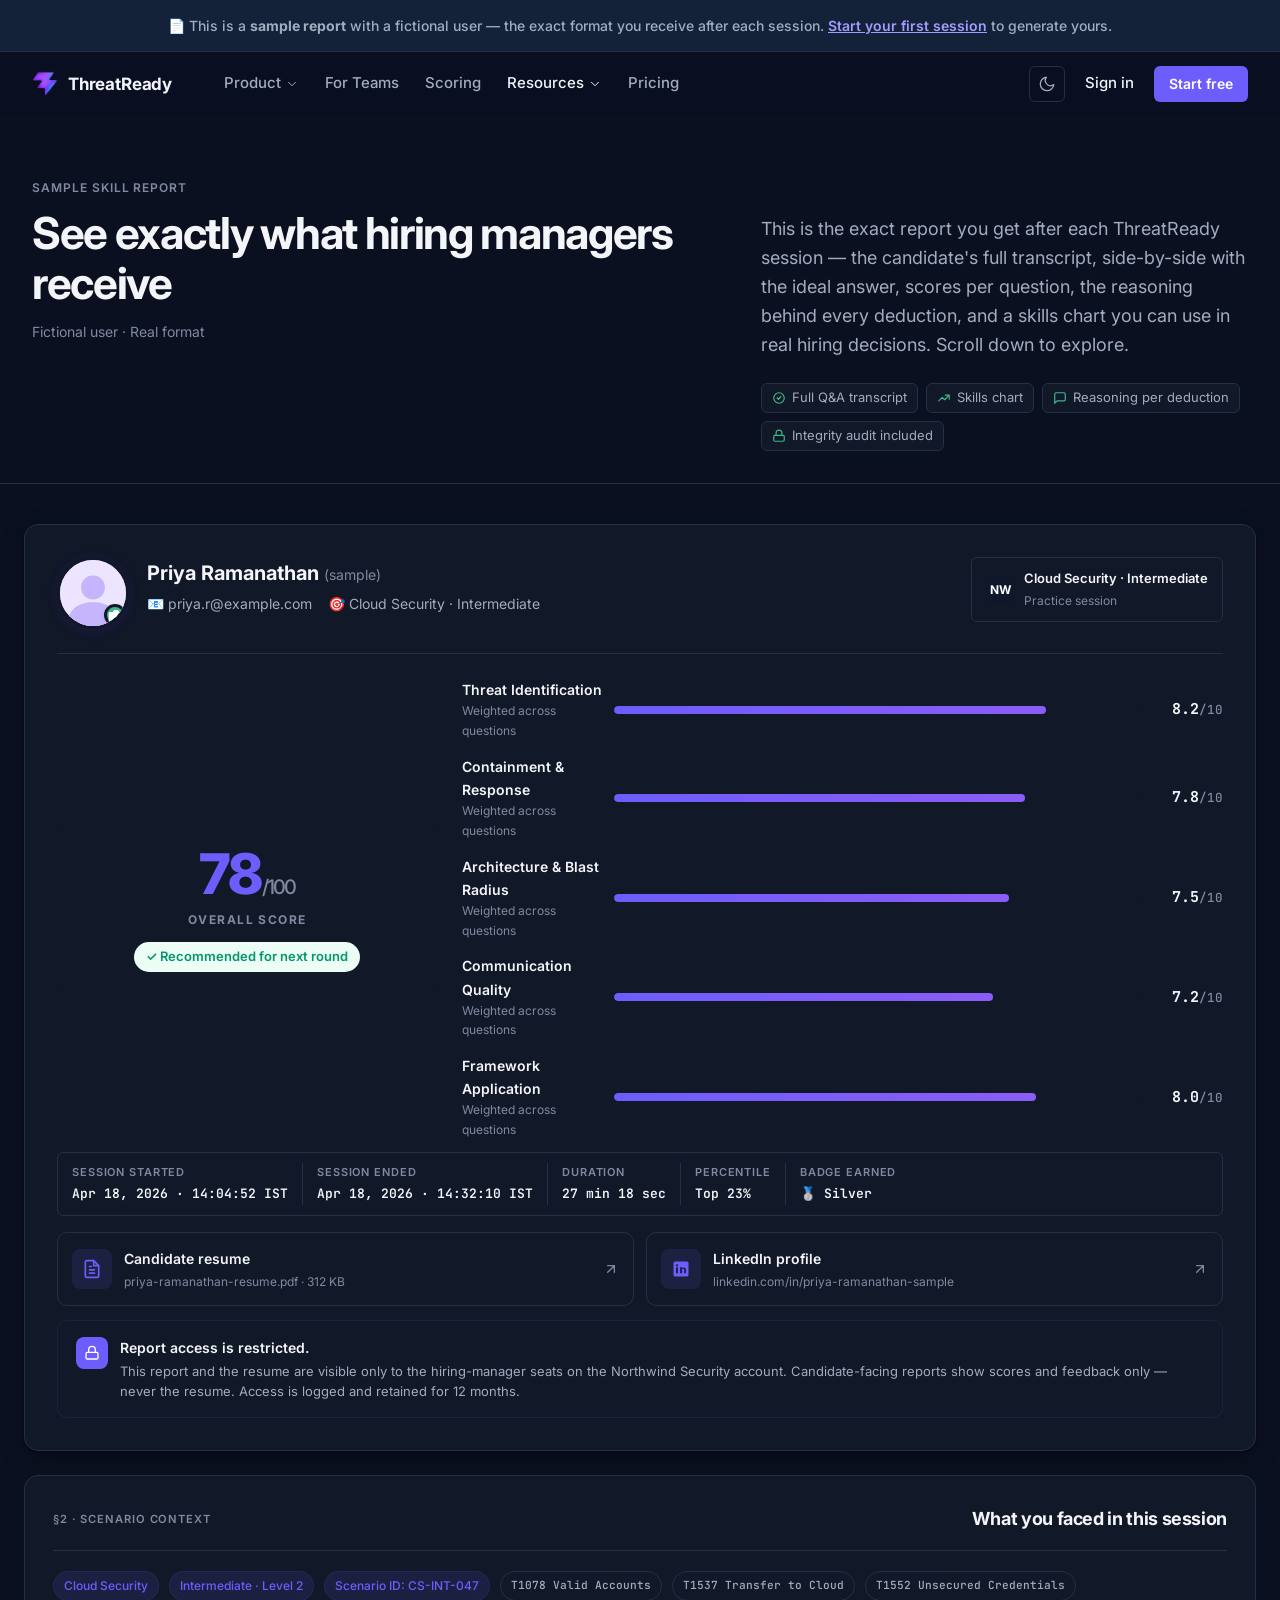
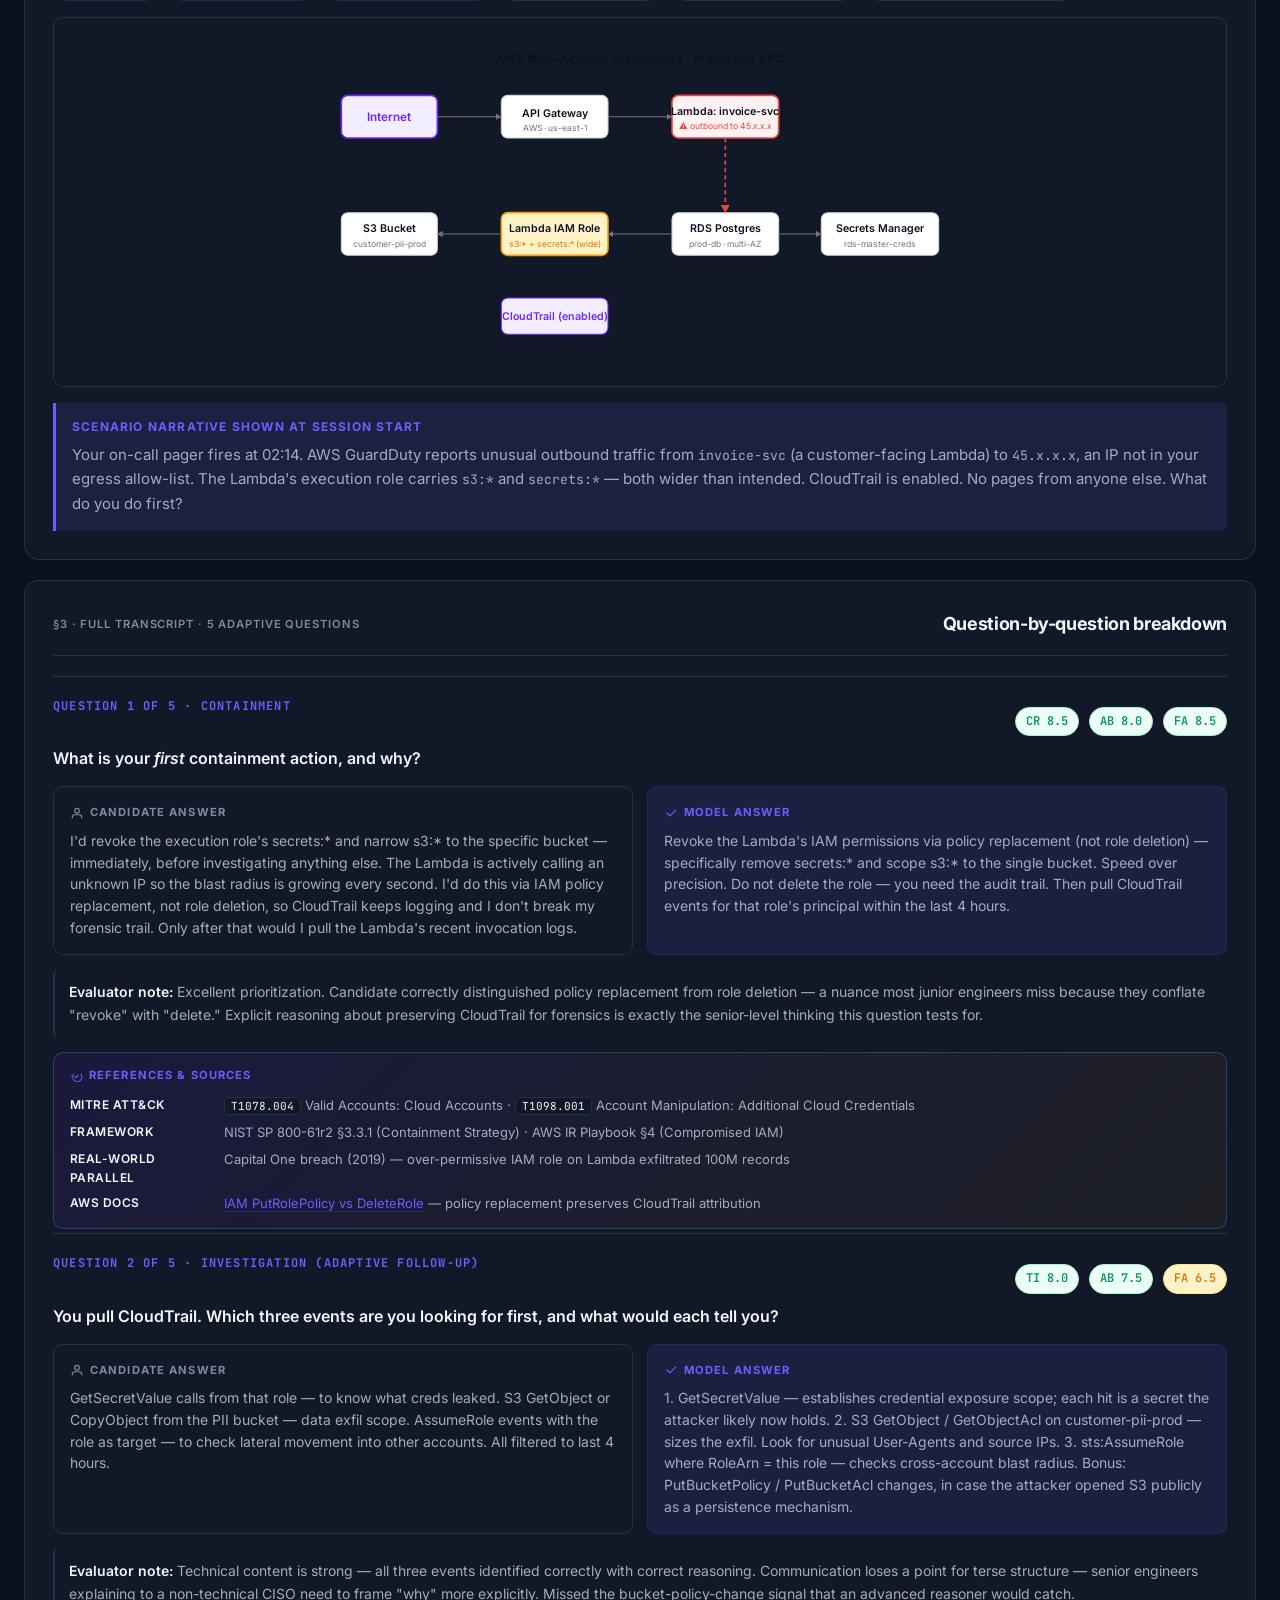
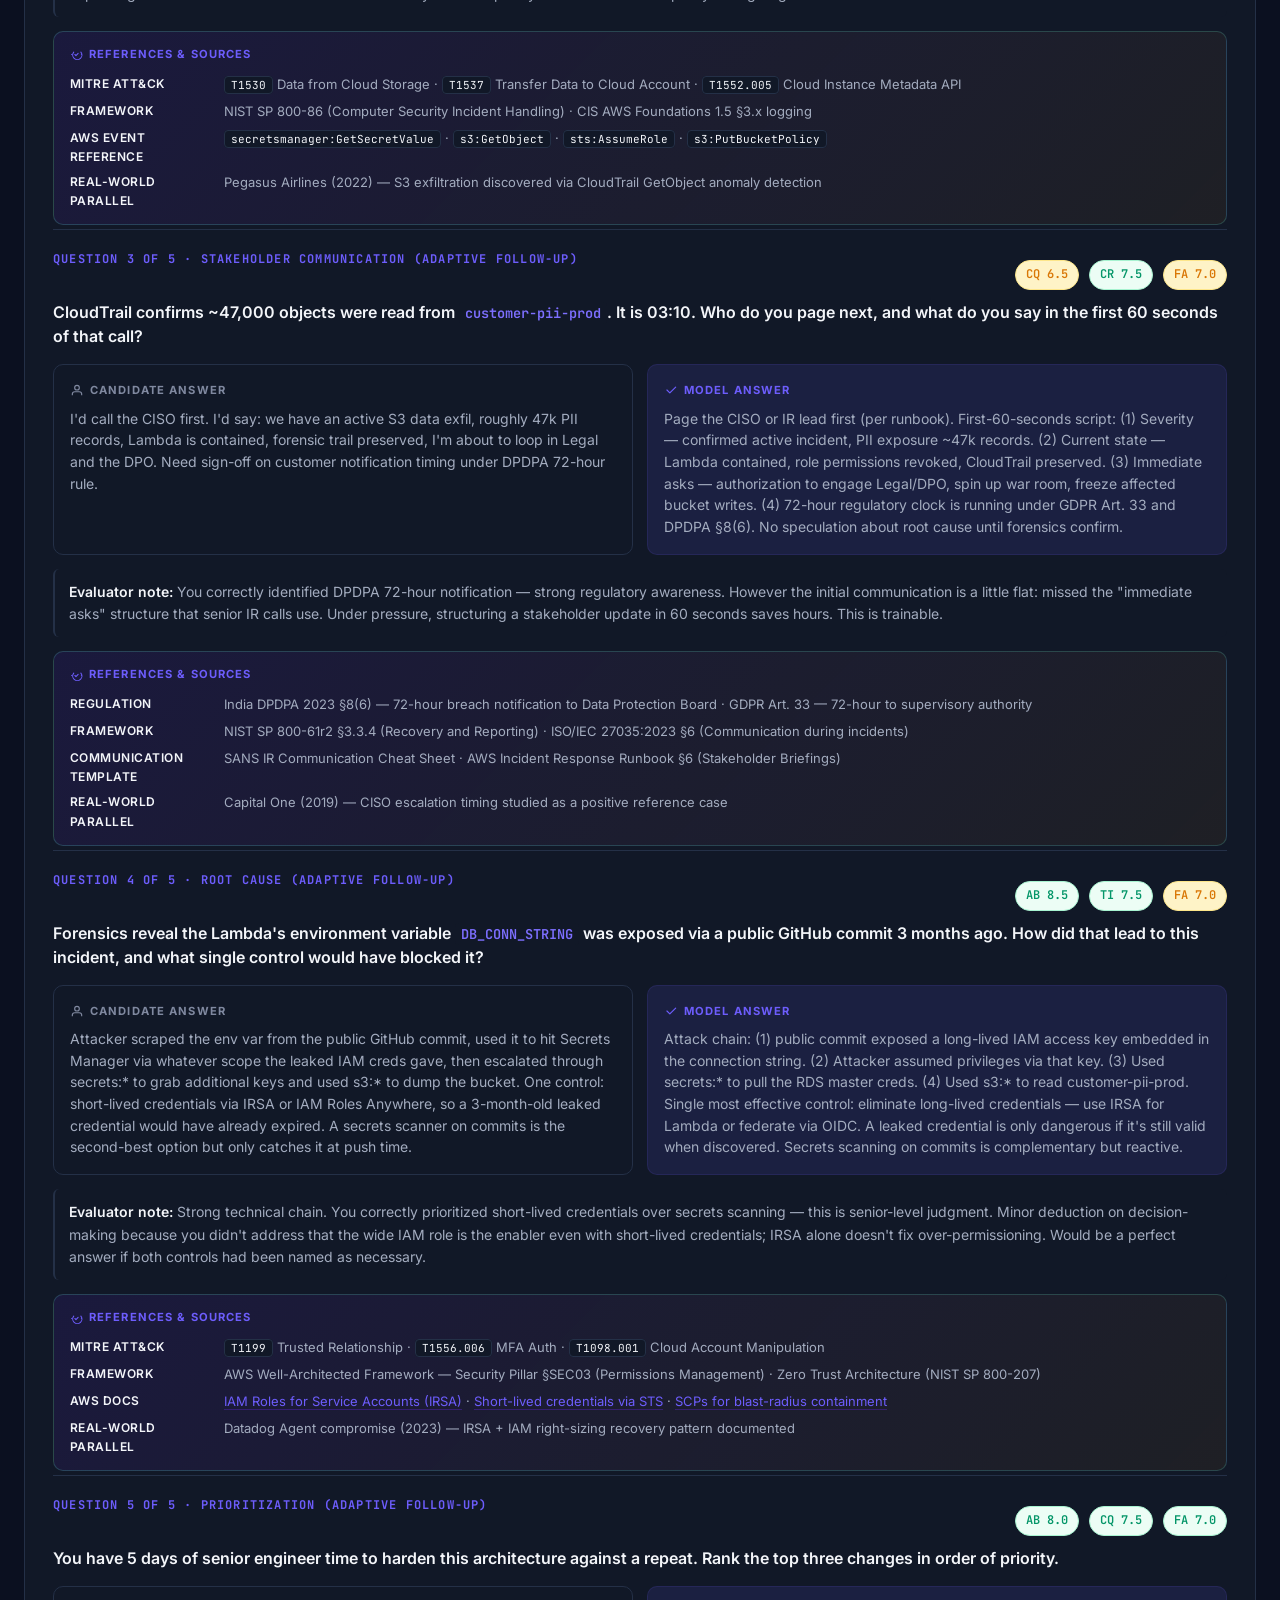
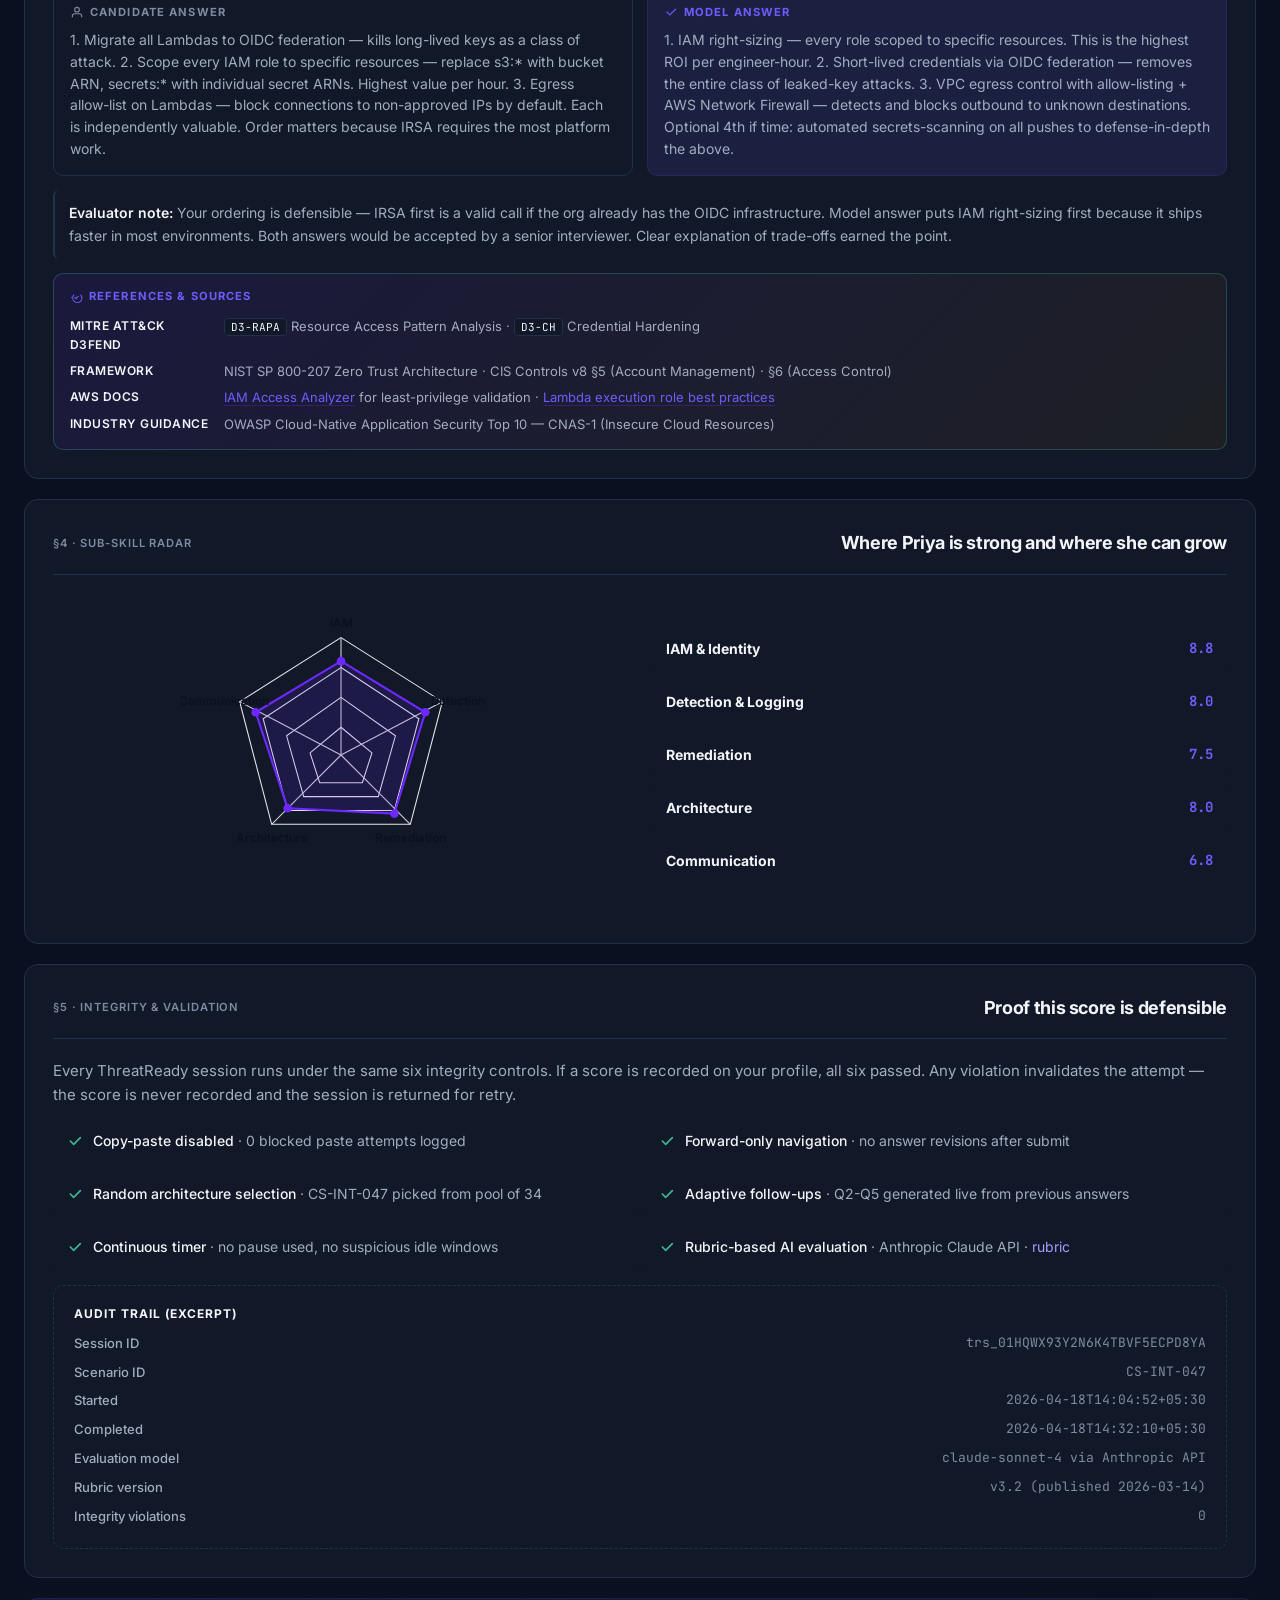
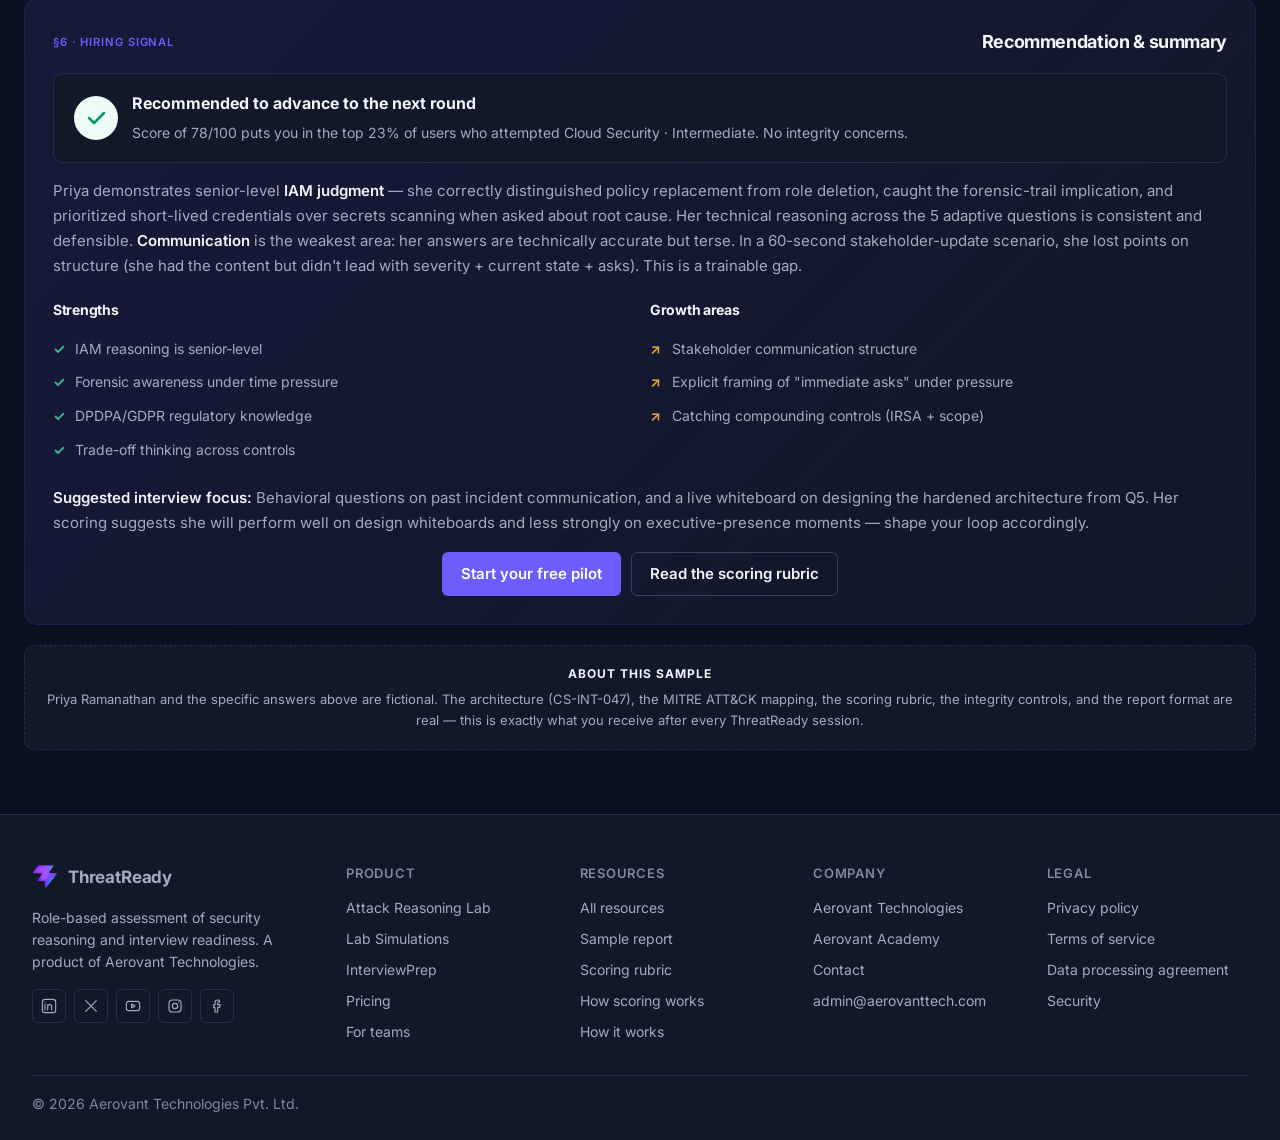
<file: sample-report.html>
<!DOCTYPE html>
<html lang="en">
<head>
<meta charset="UTF-8">
<meta name="viewport" content="width=device-width,initial-scale=1.0">
<meta name="description" content="Sample ThreatReady skill report — see exactly what your detailed report looks like after a session. Fictional user, real format.">
<meta name="robots" content="index, follow">
<title>Sample Skill Report · ThreatReady</title>
<link rel="icon" type="image/x-icon" href="favicon.ico">
<link rel="icon" type="image/png" sizes="32x32" href="favicon-32.png">
<link rel="icon" type="image/png" sizes="16x16" href="favicon-16.png">
<script>var t='dark';try{if(localStorage.getItem('tr-theme')==='light')t='light'}catch(e){}document.documentElement.setAttribute('data-theme',t)</script>
<link rel="preconnect" href="https://fonts.googleapis.com">
<link rel="preconnect" href="https://fonts.gstatic.com" crossorigin>
<link rel="stylesheet" href="https://fonts.googleapis.com/css2?family=Inter:wght@400;500;600;700&family=JetBrains+Mono:wght@400;600&display=swap">
<link rel="stylesheet" href="assets/css/site.css">
<link rel="stylesheet" href="assets/css/doc.css">
<style>
/* Report-specific styling */
.rbanner{background:linear-gradient(135deg,var(--primary) 0%,#8B5CF6 100%);color:#fff;padding:14px 0;text-align:center;font-size:.875rem;font-weight:500}
.rbanner a{color:#fff;text-decoration:underline;font-weight:600}
.rwrap{max-width:1400px;margin:0 auto;padding:40px 24px 64px}
.rhead{background:var(--surface);border:1px solid var(--border);border-radius:var(--r-lg);padding:32px;margin-bottom:24px;box-shadow:var(--shadow-md)}
.rhead-top{display:flex;justify-content:space-between;align-items:flex-start;gap:20px;flex-wrap:wrap;margin-bottom:24px;padding-bottom:24px;border-bottom:1px solid var(--border-2)}
.rcandid{display:flex;gap:16px;align-items:center}
.ravatar{width:56px;height:56px;border-radius:50%;background:linear-gradient(135deg,var(--primary) 0%,#8B5CF6 100%);color:#fff;display:flex;align-items:center;justify-content:center;font-weight:700;font-size:1.25rem;flex-shrink:0}
.rcname{font-size:1.25rem;font-weight:700;color:var(--text);margin-bottom:2px}
.rcmeta{font-size:.875rem;color:var(--text-2)}
.rcmeta span{margin-right:12px}
.rlogo-org{display:flex;align-items:center;gap:10px;padding:10px 14px;background:var(--bg-subtle);border-radius:var(--r-sm);border:1px solid var(--border-2)}
.rlogo-org-i{width:28px;height:28px;border-radius:6px;background:#0f172a;color:#fff;display:flex;align-items:center;justify-content:center;font-weight:700;font-size:.75rem}
.rlogo-org-t{font-size:.8125rem}
.rlogo-org-t strong{display:block;color:var(--text);font-weight:600}
.rlogo-org-t span{color:var(--text-3);font-size:.75rem}

/* Score summary */
.rsumm{display:grid;grid-template-columns:1fr 2fr;gap:24px;align-items:center}
@media (max-width:720px){.rsumm{grid-template-columns:1fr}}
.roverall{text-align:center;padding:20px;background:var(--bg-subtle);border-radius:var(--r-md)}
.rover-score{font-size:3.5rem;font-weight:800;line-height:1;color:var(--primary);letter-spacing:-.03em}
.rover-max{font-size:1.25rem;color:var(--text-3);font-weight:500}
.rover-label{font-size:.75rem;font-weight:700;letter-spacing:.12em;text-transform:uppercase;color:var(--text-3);margin-top:8px}
.rover-rec{display:inline-block;margin-top:12px;padding:4px 12px;border-radius:var(--r-full);font-size:.8125rem;font-weight:600}
.rover-rec.hire{background:#ecfdf5;color:#059669}
.rover-rec.maybe{background:#fef3c7;color:#d97706}
.rover-rec.pass{background:#fef2f2;color:#dc2626}
.rbars{display:flex;flex-direction:column;gap:14px}
.rbar{display:grid;grid-template-columns:140px 1fr 70px;align-items:center;gap:12px;font-size:.875rem}
@media (max-width:720px){.rbar{grid-template-columns:1fr;gap:4px}}
.rbar-l{font-weight:600;color:var(--text)}
.rbar-l small{display:block;font-weight:400;color:var(--text-3);font-size:.75rem}
.rbar-t{height:8px;background:var(--bg-alt);border-radius:999px;overflow:hidden;position:relative}
.rbar-f{height:100%;background:linear-gradient(90deg,var(--primary) 0%,#8B5CF6 100%);border-radius:999px;transition:width .6s ease}
.rbar-v{font-family:var(--mono);font-weight:700;color:var(--text);text-align:right;font-size:.9375rem}
.rbar-v small{color:var(--text-3);font-weight:500}

/* Meta grid */
.rmeta-grid{display:grid;grid-template-columns:repeat(4,1fr);gap:12px;margin-top:20px}
@media (max-width:720px){.rmeta-grid{grid-template-columns:repeat(2,1fr)}}
.rmeta-cell{padding:12px 14px;background:var(--bg-subtle);border-radius:var(--r-sm);font-size:.8125rem}
.rmeta-cell .l{color:var(--text-3);font-weight:500;font-size:.75rem;text-transform:uppercase;letter-spacing:.08em;margin-bottom:2px}
.rmeta-cell .v{color:var(--text);font-weight:600}

/* Section cards */
.rsec{background:var(--surface);border:1px solid var(--border);border-radius:var(--r-lg);padding:28px;margin-bottom:20px;box-shadow:var(--shadow-sm)}
.rsec-h{display:flex;justify-content:space-between;align-items:center;margin-bottom:20px;padding-bottom:16px;border-bottom:1px solid var(--border-2);flex-wrap:wrap;gap:10px}
.rsec-h h2{font-size:1.125rem;font-weight:700;color:var(--text);margin:0}
.rsec-h .eyebrow{margin:0;font-size:.7rem}

/* Scenario diagram */
.rscen-info{display:flex;gap:10px;flex-wrap:wrap;margin-bottom:16px}
.rscen-chip{display:inline-flex;align-items:center;gap:6px;padding:4px 10px;background:var(--primary-whisper);border:1px solid var(--primary-subtle);border-radius:var(--r-full);font-size:.75rem;font-weight:500;color:var(--primary)}
.rscen-chip.mitre{background:var(--bg-subtle);color:var(--text-2);border-color:var(--border);font-family:var(--mono);font-size:.7rem}
.rarch{background:var(--bg-subtle);border:1px solid var(--border);border-radius:var(--r-md);padding:24px;margin:16px 0}
.rarch svg{width:100%;height:auto;max-width:640px;margin:0 auto;display:block}
.rnar{font-size:.9375rem;line-height:1.65;color:var(--text-2);padding:14px 16px;background:var(--primary-whisper);border-left:3px solid var(--primary);border-radius:0 var(--r-sm) var(--r-sm) 0;margin-top:16px}
.rnar strong{color:var(--primary);display:block;font-size:.75rem;text-transform:uppercase;letter-spacing:.1em;margin-bottom:6px}

/* Q&A */
.rqa{border-top:1px solid var(--border-2);padding-top:20px;margin-top:4px}
.rqa:first-child{border-top:none;padding-top:0}
.rqa-h{display:flex;justify-content:space-between;align-items:flex-start;gap:12px;flex-wrap:wrap;margin-bottom:10px}
.rqn{font-size:.75rem;font-weight:700;color:var(--primary);text-transform:uppercase;letter-spacing:.1em;font-family:var(--mono)}
.rqt{font-size:1rem;font-weight:600;color:var(--text);line-height:1.5;margin-bottom:16px}
.rqt code{background:var(--bg-alt);padding:2px 6px;border-radius:4px;font-family:var(--mono);font-size:.85em;color:var(--primary-hover)}

.rans-wrap{display:grid;grid-template-columns:1fr 1fr;gap:14px;margin-bottom:14px}
@media (max-width:720px){.rans-wrap{grid-template-columns:1fr}}
.rans{border:1px solid var(--border);border-radius:var(--r-md);padding:16px;background:var(--bg-subtle)}
.rans.model{background:var(--primary-whisper);border-color:var(--primary-subtle)}
.rans-l{font-size:.7rem;font-weight:700;text-transform:uppercase;letter-spacing:.1em;color:var(--text-3);margin-bottom:8px;display:flex;align-items:center;gap:6px}
.rans.model .rans-l{color:var(--primary)}
.rans-l svg{width:14px;height:14px}
.rans-t{font-size:.875rem;line-height:1.55;color:var(--text-2);white-space:pre-wrap}

.rqscore{display:flex;gap:10px;flex-wrap:wrap;margin-top:10px}
.rqscore-chip{display:inline-flex;align-items:center;gap:6px;padding:4px 10px;border-radius:var(--r-full);font-size:.75rem;font-weight:600;border:1px solid var(--border);font-family:var(--mono)}
.rqscore-chip.good{background:#ecfdf5;color:#059669;border-color:#a7f3d0}
.rqscore-chip.mid{background:#fef3c7;color:#d97706;border-color:#fde68a}
.rqscore-chip.weak{background:#fef2f2;color:#dc2626;border-color:#fecaca}

.rfeedback{font-size:.875rem;line-height:1.6;color:var(--text-2);padding:12px 14px;background:var(--bg-subtle);border-radius:var(--r-sm);margin-top:12px;border-left:2px solid var(--border)}
.rfeedback strong{color:var(--text);font-weight:600}

/* Radar chart (simple CSS/SVG) */
.rradar-wrap{display:grid;grid-template-columns:1fr 1fr;gap:24px;align-items:center}
@media (max-width:720px){.rradar-wrap{grid-template-columns:1fr}}
.rradar-svg{max-width:320px;margin:0 auto;display:block}
.rradar-legend{display:flex;flex-direction:column;gap:10px}
.rradar-item{display:flex;justify-content:space-between;align-items:center;padding:10px 14px;background:var(--bg-subtle);border-radius:var(--r-sm);font-size:.875rem}
.rradar-item strong{color:var(--text)}
.rradar-item span{font-family:var(--mono);font-weight:700;color:var(--primary)}

/* Integrity */
.rintl{display:grid;grid-template-columns:repeat(2,1fr);gap:10px;margin-top:12px}
@media (max-width:720px){.rintl{grid-template-columns:1fr}}
.rintl-i{display:flex;align-items:center;gap:10px;font-size:.875rem;color:var(--text-2);padding:10px 14px;background:var(--bg-subtle);border-radius:var(--r-sm)}
.rintl-i svg{width:16px;height:16px;color:var(--success);flex-shrink:0}
.rintl-i strong{color:var(--text);font-weight:500}

/* Summary & recommendation */
.rfin{background:linear-gradient(135deg,var(--primary-whisper) 0%,var(--surface) 100%);border:1.5px solid var(--primary-subtle);border-radius:var(--r-lg);padding:28px;margin-bottom:20px}
.rfin h2{margin-top:0}
.rfin-rec{display:flex;align-items:center;gap:14px;padding:16px 20px;background:var(--surface);border:1px solid var(--border);border-radius:var(--r-md);margin:16px 0;box-shadow:var(--shadow-sm)}
.rfin-rec-i{width:44px;height:44px;border-radius:50%;background:#ecfdf5;color:#059669;display:flex;align-items:center;justify-content:center;flex-shrink:0}
.rfin-rec-i svg{width:24px;height:24px}
.rfin-rec-t strong{display:block;font-size:1rem;color:var(--text);font-weight:700;margin-bottom:2px}
.rfin-rec-t span{font-size:.875rem;color:var(--text-2)}
.rfin-s{font-size:.9375rem;line-height:1.65;color:var(--text-2)}
.rfin-s strong{color:var(--text);font-weight:600}
.rfin-split{display:grid;grid-template-columns:1fr 1fr;gap:20px;margin-top:20px}
@media (max-width:720px){.rfin-split{grid-template-columns:1fr}}
.rfin-col h4{font-size:.875rem;font-weight:700;color:var(--text);margin-bottom:10px;display:flex;align-items:center;gap:8px}
.rfin-col ul{list-style:none;padding:0;font-size:.875rem;line-height:1.55;color:var(--text-2)}
.rfin-col li{padding:6px 0 6px 22px;position:relative}
.rfin-col li::before{position:absolute;left:0;top:6px;font-weight:700}
.rfin-col.strong li::before{content:'✓';color:var(--success)}
.rfin-col.growth li::before{content:'↗';color:var(--warning)}

/* Actions */
.ractions{display:flex;gap:10px;justify-content:center;flex-wrap:wrap;margin-top:16px}

/* Audit footer */
.raudit{background:var(--bg-subtle);border:1px dashed var(--border);border-radius:var(--r-md);padding:18px 20px;font-size:.8125rem;color:var(--text-3);line-height:1.6;margin-top:16px}
.raudit strong{color:var(--text);display:block;margin-bottom:6px;font-size:.75rem;text-transform:uppercase;letter-spacing:.08em}
.raudit-row{display:flex;justify-content:space-between;gap:16px;flex-wrap:wrap;padding:4px 0}
.raudit-row span:first-child{color:var(--text-2);font-weight:500}
.raudit-row span:last-child{font-family:var(--mono);color:var(--text-3)}

/* Proctoring artifacts */
.rcandid-wrap{display:flex;gap:18px;align-items:flex-start}
.rcandid-photo{width:72px;height:72px;border-radius:50%;background:linear-gradient(135deg,#EDE4FF 0%,#c4b5fd 100%);flex-shrink:0;overflow:hidden;border:3px solid var(--surface);box-shadow:0 2px 12px rgba(109, 40, 255,.15);position:relative}
.rcandid-photo svg{width:100%;height:100%;display:block}
.rcandid-photo::after{content:'';position:absolute;bottom:0;right:0;width:22px;height:22px;border-radius:50%;background:var(--success);border:3px solid var(--surface);box-shadow:0 1px 4px rgba(0,0,0,.1)}
.rcandid-photo .cap{position:absolute;bottom:2px;right:2px;width:16px;height:16px;color:#fff;z-index:2}
.rcandid-ids{display:flex;gap:6px;flex-wrap:wrap;margin-top:8px}
.rcandid-id{display:inline-flex;align-items:center;gap:4px;padding:3px 8px;background:var(--bg-subtle);border:1px solid var(--border);border-radius:var(--r-full);font-size:.7rem;color:var(--text-3);font-family:var(--mono)}
.rcandid-id svg{width:11px;height:11px}

/* Expanded time/duration block */
.rtime{display:flex;gap:14px;margin-top:12px;padding:10px 14px;background:var(--bg-subtle);border:1px solid var(--border-2);border-radius:var(--r-sm);font-size:.8125rem;flex-wrap:wrap}
.rtime-item{display:flex;flex-direction:column;gap:2px}
.rtime-item .l{font-size:.6875rem;font-weight:600;color:var(--text-3);text-transform:uppercase;letter-spacing:.08em}
.rtime-item .v{color:var(--text);font-family:var(--mono);font-weight:600}
.rtime-sep{width:1px;background:var(--border);align-self:stretch}
@media (max-width:640px){.rtime-sep{display:none}}

/* Session recording */
.rrec{margin-top:14px}
.rrec-player{position:relative;background:#0a0612;border-radius:var(--r-md);overflow:hidden;aspect-ratio:16/9;max-width:520px;margin:0 auto;box-shadow:0 12px 40px -8px rgba(0,0,0,.35);border:1px solid #1e1a2c}
.rrec-player::before{content:'';position:absolute;inset:0;background:radial-gradient(ellipse at center,rgba(109, 40, 255,.12) 0%,transparent 70%);pointer-events:none}
.rrec-thumb{position:absolute;inset:0;display:flex;align-items:center;justify-content:center;flex-direction:column;gap:14px}
.rrec-play{width:64px;height:64px;border-radius:50%;background:rgba(109, 40, 255,.95);color:#fff;display:flex;align-items:center;justify-content:center;cursor:pointer;box-shadow:0 8px 24px rgba(109, 40, 255,.5),0 0 0 6px rgba(109, 40, 255,.15);transition:all .2s ease;border:none}
.rrec-play:hover{transform:scale(1.08);background:rgba(109, 40, 255,1);box-shadow:0 12px 32px rgba(109, 40, 255,.7),0 0 0 8px rgba(109, 40, 255,.2)}
.rrec-play svg{width:26px;height:26px;margin-left:3px}
.rrec-thumb-lbl{color:#ece9f4;font-size:.875rem;font-family:var(--mono);text-align:center;padding:0 20px}
.rrec-thumb-lbl small{display:block;color:#7a7688;font-size:.75rem;margin-top:4px}
.rrec-ctl{position:absolute;bottom:0;left:0;right:0;padding:10px 14px;display:flex;align-items:center;gap:10px;background:linear-gradient(180deg,transparent,rgba(0,0,0,.6));color:#ece9f4;font-size:.75rem;font-family:var(--mono)}
.rrec-ctl-bar{flex:1;height:3px;background:rgba(255,255,255,.2);border-radius:2px;overflow:hidden}
.rrec-ctl-bar::after{content:'';display:block;width:0%;height:100%;background:var(--primary);border-radius:2px}
.rrec-badge{position:absolute;top:12px;left:12px;padding:4px 10px;background:rgba(239,68,68,.95);color:#fff;border-radius:var(--r-full);font-size:.7rem;font-weight:700;font-family:var(--mono);display:flex;align-items:center;gap:6px;letter-spacing:.05em}
.rrec-badge::before{content:'';width:6px;height:6px;border-radius:50%;background:#fff;animation:pulse-rec 1.4s ease-in-out infinite}
@keyframes pulse-rec{0%,100%{opacity:1}50%{opacity:.4}}

.rrec-meta{display:grid;grid-template-columns:repeat(3,1fr);gap:10px;margin-top:14px;max-width:520px;margin-left:auto;margin-right:auto}
@media (max-width:640px){.rrec-meta{grid-template-columns:1fr}}
.rrec-mcell{padding:10px 12px;background:var(--bg-subtle);border:1px solid var(--border-2);border-radius:var(--r-sm);font-size:.75rem}
.rrec-mcell .l{color:var(--text-3);font-weight:500;font-size:.6875rem;text-transform:uppercase;letter-spacing:.08em;margin-bottom:2px}
.rrec-mcell .v{color:var(--text);font-weight:600;font-family:var(--mono)}

.rrec-access{margin-top:16px;padding:12px 16px;background:var(--primary-whisper);border:1px solid var(--primary-subtle);border-radius:var(--r-sm);font-size:.8125rem;color:var(--text-2);line-height:1.5;display:flex;gap:10px;align-items:flex-start}
.rrec-access svg{width:16px;height:16px;color:var(--primary);flex-shrink:0;margin-top:2px}
.rrec-access strong{color:var(--text)}

/* Resume block */
.rdocs{display:grid;grid-template-columns:1fr 1fr;gap:12px;margin-top:16px}
@media (max-width:640px){.rdocs{grid-template-columns:1fr}}
.rdoc{display:flex;gap:12px;align-items:center;padding:14px;background:var(--surface);border:1px solid var(--border);border-radius:var(--r-md);transition:all .15s ease;text-decoration:none}
.rdoc:hover{border-color:var(--primary);box-shadow:var(--shadow-sm);text-decoration:none;transform:translateY(-1px)}
.rdoc-ic{width:40px;height:40px;border-radius:8px;background:var(--primary-subtle);color:var(--primary);display:flex;align-items:center;justify-content:center;flex-shrink:0}
.rdoc-ic svg{width:20px;height:20px}
.rdoc-t{flex:1;min-width:0}
.rdoc-t strong{display:block;font-size:.875rem;color:var(--text);font-weight:600;margin-bottom:2px}
.rdoc-t span{font-size:.75rem;color:var(--text-3);display:block;overflow:hidden;text-overflow:ellipsis;white-space:nowrap}
.rdoc-go{color:var(--text-3);flex-shrink:0}
.rdoc-go svg{width:16px;height:16px}

/* Access control notice */
.raccess{background:var(--surface);border:1.5px solid var(--primary-subtle);border-radius:var(--r-md);padding:16px 18px;margin-top:14px;display:flex;gap:12px;align-items:flex-start;font-size:.8125rem;line-height:1.55;color:var(--text-2)}
.raccess-ic{width:32px;height:32px;border-radius:8px;background:var(--primary);color:#fff;display:flex;align-items:center;justify-content:center;flex-shrink:0}
.raccess-ic svg{width:16px;height:16px}
.raccess strong{color:var(--text);display:block;margin-bottom:2px;font-size:.875rem;font-weight:600}

/* Snapshot timeline in recording section */
.rsnaps{display:grid;grid-template-columns:repeat(5,1fr);gap:8px;margin-top:14px}
@media (max-width:640px){.rsnaps{grid-template-columns:repeat(3,1fr)}}
.rsnap{position:relative;aspect-ratio:4/3;background:linear-gradient(135deg,#1a1a2e 0%,#16213e 100%);border-radius:var(--r-sm);overflow:hidden;border:1px solid var(--border);display:flex;align-items:center;justify-content:center}
.rsnap svg{width:50%;height:50%;color:rgba(255,255,255,.25)}
.rsnap-t{position:absolute;bottom:4px;left:4px;right:4px;font-family:var(--mono);font-size:.625rem;color:#ece9f4;background:rgba(0,0,0,.7);padding:1px 4px;border-radius:3px;text-align:center}

/* Q&A references panel — added in round 16 */
.rrefs{margin-top:14px;padding:14px 16px;background:linear-gradient(135deg,rgba(109, 40, 255,.04) 0%,rgba(245,158,11,.06) 100%);border:1px solid rgba(109, 40, 255,.12);border-radius:var(--r-md);font-size:.8125rem;line-height:1.6}
:root[data-theme="dark"] .rrefs{background:linear-gradient(135deg,rgba(109, 40, 255,.1) 0%,rgba(245,158,11,.06) 100%);border-color:rgba(94,234,212,.2)}
.rrefs-h{display:flex;align-items:center;gap:6px;font-size:.7rem;font-weight:700;color:var(--primary);text-transform:uppercase;letter-spacing:.1em;margin-bottom:10px}
.rrefs-h svg{width:13px;height:13px}
.rrefs-grid{display:grid;grid-template-columns:140px 1fr;gap:6px 14px;color:var(--text-2)}
@media (max-width:520px){.rrefs-grid{grid-template-columns:1fr;gap:2px 0}.rrefs-grid > *:nth-child(odd){font-weight:700;color:var(--primary);margin-top:8px}.rrefs-grid > *:first-child{margin-top:0}}
.rrefs-grid > *:nth-child(odd){font-weight:600;color:var(--text);font-size:.75rem;text-transform:uppercase;letter-spacing:.04em}
.rrefs-grid code{font-family:var(--mono);font-size:.85em;background:var(--surface);padding:1px 6px;border-radius:4px;color:var(--text);border:1px solid var(--border-2)}
.rrefs-grid a{color:var(--primary);text-decoration:none;border-bottom:1px solid rgba(109, 40, 255,.3)}
.rrefs-grid a:hover{border-bottom-color:var(--primary)}
</style>
</head>
<body data-nav="resources">

<!-- Public-sample banner -->
<div class="rbanner">
📄 This is a <strong>sample report</strong> with a fictional user — the exact format you receive after each session. <a href="https://threatready.io/app/" target="_blank" rel="noopener">Start your first session</a> to generate yours.
</div>

<!-- @nav -->
<a class="skip" href="#main">Skip to content</a>
<header class="nav" id="top">
  <div class="wrap nav-in">
    <a class="brand" href="index.html" aria-label="ThreatReady home"><img src="logo-sm.png" width="26" height="25" alt="">ThreatReady</a>
    <nav aria-label="Primary">
      <ul class="nav-links">
        <li>
          <button class="nav-link" type="button" data-menu aria-expanded="false" aria-controls="menu-product">Product <svg viewBox="0 0 24 24" aria-hidden="true" class="icon"><path d="M6 9l6 6 6-6"/></svg></button>
          <ul class="menu" id="menu-product">
            <li><a href="attack-reasoning-lab.html"><span class="dot dot-lab"></span><span><span class="mi-t">Attack Reasoning Lab</span><span class="mi-d">Reason through a live attack chain</span></span></a></li>
            <li><a href="lab-simulations.html"><span class="dot dot-sim"></span><span><span class="mi-t">Lab Simulations</span><span class="mi-d">Role-based daily work · in development</span></span></a></li>
            <li><a href="interviewprep.html"><span class="dot dot-int"></span><span><span class="mi-t">InterviewPrep</span><span class="mi-d">An interview built from a real job description</span></span></a></li>
          </ul>
        </li>
        <li><a class="nav-link" href="pilot.html">For Teams</a></li>
        <li><a class="nav-link" href="transparent-scoring.html">Scoring</a></li>
        <li>
          <button class="nav-link" type="button" data-menu aria-expanded="false" aria-controls="menu-resources" aria-current="page">Resources <svg viewBox="0 0 24 24" aria-hidden="true" class="icon"><path d="M6 9l6 6 6-6"/></svg></button>
          <ul class="menu" id="menu-resources">
            <li><a href="resources.html"><span><span class="mi-t">All resources</span><span class="mi-d">Reports, rubric, workflow and trust documents</span></span></a></li>
            <li><a href="sample-report.html"><span><span class="mi-t">Sample report</span><span class="mi-d">A fictional candidate, the real format</span></span></a></li>
            <li><a href="rubric.html"><span><span class="mi-t">Scoring rubric</span><span class="mi-d">Five dimensions and score bands</span></span></a></li>
            <li><a href="how-it-works.html"><span><span class="mi-t">How it works</span><span class="mi-d">From role selection to report</span></span></a></li>
            <li><a href="security.html"><span><span class="mi-t">Security</span><span class="mi-d">How we protect your data</span></span></a></li>
            <li><a href="contact.html"><span><span class="mi-t">Contact</span><span class="mi-d">Sales, support, privacy and security</span></span></a></li>
          </ul>
        </li>
        <li><a class="nav-link" href="pricing.html">Pricing</a></li>
      </ul>
    </nav>
    <div class="nav-cta">
      <button class="theme-btn" type="button" data-theme-toggle aria-label="Switch to light theme">
        <svg class="icon i-moon" viewBox="0 0 24 24" aria-hidden="true"><path d="M21 12.8A9 9 0 1111.2 3a7 7 0 009.8 9.8z"/></svg>
        <svg class="icon i-sun" viewBox="0 0 24 24" aria-hidden="true"><circle cx="12" cy="12" r="4"/><path d="M12 2v2M12 20v2M4.9 4.9l1.4 1.4M17.7 17.7l1.4 1.4M2 12h2M20 12h2M4.9 19.1l1.4-1.4M17.7 6.3l1.4-1.4"/></svg>
      </button>
      <a class="nav-link nav-signin" href="https://threatready.io/app/">Sign in</a>
      <a class="btn btn-primary btn-sm" href="https://threatready.io/app/auth?mode=signup&plan=free">Start free</a>
      <button class="nav-toggle" type="button" aria-expanded="false" aria-controls="drawer" aria-label="Open menu">
        <svg class="icon i-open" viewBox="0 0 24 24" aria-hidden="true"><path d="M4 7h16M4 12h16M4 17h16"/></svg>
        <svg class="icon i-close" viewBox="0 0 24 24" aria-hidden="true" style="display:none"><path d="M6 6l12 12M18 6L6 18"/></svg>
      </button>
    </div>
  </div>
  <div class="drawer" id="drawer">
    <h3>Product</h3>
    <ul>
      <li><a href="attack-reasoning-lab.html">Attack Reasoning Lab</a></li>
      <li><a href="lab-simulations.html">Lab Simulations <span class="tag tag-soon" style="margin-left:8px">In development</span></a></li>
      <li><a href="interviewprep.html">InterviewPrep</a></li>
    </ul>
    <h3>Company</h3>
    <ul>
      <li><a href="pilot.html">For Teams</a></li>
      <li><a href="transparent-scoring.html">Scoring</a></li>
      <li><a href="pricing.html">Pricing</a></li>
      <li><a href="contact.html">Contact</a></li>
    </ul>
    <h3>Resources</h3>
    <ul>
      <li><a href="resources.html">All resources</a></li>
      <li><a href="sample-report.html">Sample report</a></li>
      <li><a href="rubric.html">Scoring rubric</a></li>
      <li><a href="how-it-works.html">How it works</a></li>
      <li><a href="security.html">Security</a></li>
    </ul>
    <div class="drawer-cta">
      <a class="btn btn-primary" href="https://threatready.io/app/auth?mode=signup&plan=free">Start free</a>
      <a class="btn btn-secondary" href="https://threatready.io/app/">Sign in</a>
    </div>
  </div>
</header>
<!-- /@nav -->

<header class="lhero" id="main">
<div class="lhero-c">
<div class="lhero-l">
<span class="lhero-eyebrow">
<svg viewBox="0 0 24 24" fill="none"><path d="M14 2H6a2 2 0 00-2 2v16a2 2 0 002 2h12a2 2 0 002-2V8z" stroke="currentColor" stroke-width="2" stroke-linejoin="round"/><path d="M14 2v6h6M9 13h6M9 17h6M9 9h2" stroke="currentColor" stroke-width="2" stroke-linecap="round"/></svg>
Sample skill report
</span>
<h1>See exactly what <span class="accent">hiring managers receive</span></h1>
<p class="meta">Fictional user · Real format</p>
<p class="intro">This is the exact report you get after each ThreatReady session — the candidate's full transcript, side-by-side with the ideal answer, scores per question, the reasoning behind every deduction, and a skills chart you can use in real hiring decisions. Scroll down to explore.</p>
<div class="lhero-badges">
<span class="lhero-badge"><svg viewBox="0 0 24 24" fill="none"><path d="M9 12l2 2 4-4" stroke="currentColor" stroke-width="2.5" stroke-linecap="round" stroke-linejoin="round"/><circle cx="12" cy="12" r="9" stroke="currentColor" stroke-width="2"/></svg>Full Q&amp;A transcript</span>
<span class="lhero-badge"><svg viewBox="0 0 24 24" fill="none"><path d="M3 17l6-6 4 4 8-8M14 7h7v7" stroke="currentColor" stroke-width="2" stroke-linecap="round" stroke-linejoin="round"/></svg>Skills chart</span>
<span class="lhero-badge"><svg viewBox="0 0 24 24" fill="none"><path d="M21 15a2 2 0 01-2 2H7l-4 4V5a2 2 0 012-2h14a2 2 0 012 2z" stroke="currentColor" stroke-width="2" stroke-linejoin="round"/></svg>Reasoning per deduction</span>
<span class="lhero-badge"><svg viewBox="0 0 24 24" fill="none"><rect x="3" y="11" width="18" height="10" rx="2" stroke="currentColor" stroke-width="2"/><path d="M7 11V7a5 5 0 0110 0v4" stroke="currentColor" stroke-width="2"/></svg>Integrity audit included</span>
</div>
</div>

</div>
</header>

<div class="rwrap">

<!-- ===== HEADER: Candidate + Overall Score ===== -->
<div class="rhead">
<div class="rhead-top">
<div class="rcandid-wrap">
<div class="rcandid-photo">

<svg viewBox="0 0 72 72" xmlns="http://www.w3.org/2000/svg">
<rect width="72" height="72" fill="#EDE4FF"/>
<circle cx="36" cy="30" r="13" fill="#C4B5FD"/>
<path d="M8 72 C8 54 20 46 36 46 C52 46 64 54 64 72 Z" fill="#C4B5FD"/>
</svg>
<svg class="cap" viewBox="0 0 24 24" fill="none"><path d="M23 19a2 2 0 01-2 2H3a2 2 0 01-2-2V8a2 2 0 012-2h4l2-3h6l2 3h4a2 2 0 012 2z" fill="currentColor"/><circle cx="12" cy="13" r="4" fill="#fff"/></svg>
</div>
<div style="flex:1">
<div class="rcname">Priya Ramanathan <span style="font-weight:400;color:var(--text-3);font-size:.875rem">(sample)</span></div>
<div class="rcmeta">
<span>📧 priya.r@example.com</span>
<span>🎯 Cloud Security · Intermediate</span>
</div>

</div>
</div>
<div class="rlogo-org">
<div class="rlogo-org-i">NW</div>
<div class="rlogo-org-t">
<strong>Cloud Security · Intermediate</strong>
<span>Practice session</span>
</div>
</div>
</div>

<div class="rsumm">
<div class="roverall">
<div class="rover-score">78<span class="rover-max">/100</span></div>
<div class="rover-label">Overall Score</div>
<span class="rover-rec hire">✓ Recommended for next round</span>
</div>
<div class="rbars">
<div class="rbar">
<div class="rbar-l">Threat Identification<small>Weighted across questions</small></div>
<div class="rbar-t"><div class="rbar-f" style="width:82%"></div></div>
<div class="rbar-v">8.2<small>/10</small></div>
</div>
<div class="rbar">
<div class="rbar-l">Containment &amp; Response<small>Weighted across questions</small></div>
<div class="rbar-t"><div class="rbar-f" style="width:78%"></div></div>
<div class="rbar-v">7.8<small>/10</small></div>
</div>
<div class="rbar">
<div class="rbar-l">Architecture &amp; Blast Radius<small>Weighted across questions</small></div>
<div class="rbar-t"><div class="rbar-f" style="width:75%"></div></div>
<div class="rbar-v">7.5<small>/10</small></div>
</div>
<div class="rbar">
<div class="rbar-l">Communication Quality<small>Weighted across questions</small></div>
<div class="rbar-t"><div class="rbar-f" style="width:72%"></div></div>
<div class="rbar-v">7.2<small>/10</small></div>
</div>
<div class="rbar">
<div class="rbar-l">Framework Application<small>Weighted across questions</small></div>
<div class="rbar-t"><div class="rbar-f" style="width:80%"></div></div>
<div class="rbar-v">8.0<small>/10</small></div>
</div>
</div>
</div>

<div class="rtime">
<div class="rtime-item"><span class="l">Session started</span><span class="v">Apr 18, 2026 · 14:04:52 IST</span></div>
<div class="rtime-sep"></div>
<div class="rtime-item"><span class="l">Session ended</span><span class="v">Apr 18, 2026 · 14:32:10 IST</span></div>
<div class="rtime-sep"></div>
<div class="rtime-item"><span class="l">Duration</span><span class="v">27 min 18 sec</span></div>
<div class="rtime-sep"></div>
<div class="rtime-item"><span class="l">Percentile</span><span class="v">Top 23%</span></div>
<div class="rtime-sep"></div>
<div class="rtime-item"><span class="l">Badge earned</span><span class="v">🥈 Silver</span></div>
</div>

<!-- Resume + LinkedIn -->
<div class="rdocs">
<div class="rdoc" aria-label="Candidate resume (requires authenticated access)">
<div class="rdoc-ic"><svg viewBox="0 0 24 24" fill="none"><path d="M14 2H6a2 2 0 00-2 2v16a2 2 0 002 2h12a2 2 0 002-2V8z" stroke="currentColor" stroke-width="2" stroke-linejoin="round"/><path d="M14 2v6h6M9 13h6M9 17h6M9 9h2" stroke="currentColor" stroke-width="2" stroke-linecap="round"/></svg></div>
<div class="rdoc-t"><strong>Candidate resume</strong><span>priya-ramanathan-resume.pdf · 312 KB</span></div>
<span class="rdoc-go"><svg viewBox="0 0 24 24" fill="none"><path d="M7 17L17 7M7 7h10v10" stroke="currentColor" stroke-width="2" stroke-linecap="round"/></svg></span>
</div>
<div class="rdoc" aria-label="Candidate LinkedIn profile">
<div class="rdoc-ic"><svg viewBox="0 0 24 24" fill="currentColor"><path d="M19 3a2 2 0 012 2v14a2 2 0 01-2 2H5a2 2 0 01-2-2V5a2 2 0 012-2h14zM8.34 17V10H6v7h2.34zM7.17 8.97a1.36 1.36 0 100-2.72 1.36 1.36 0 000 2.72zM18 17v-3.82c0-2.12-1.14-3.1-2.65-3.1-1.22 0-1.77.67-2.07 1.15V10H10.93c.03.66 0 7 0 7h2.35v-3.91c0-.21.01-.42.08-.57.17-.42.56-.86 1.22-.86.86 0 1.2.66 1.2 1.62V17H18z"/></svg></div>
<div class="rdoc-t"><strong>LinkedIn profile</strong><span>linkedin.com/in/priya-ramanathan-sample</span></div>
<span class="rdoc-go"><svg viewBox="0 0 24 24" fill="none"><path d="M7 17L17 7M7 7h10v10" stroke="currentColor" stroke-width="2" stroke-linecap="round"/></svg></span>
</div>
</div>

<!-- Access control notice -->
<div class="raccess">
<div class="raccess-ic"><svg viewBox="0 0 24 24" fill="none"><rect x="3" y="11" width="18" height="10" rx="2" stroke="currentColor" stroke-width="2"/><path d="M7 11V7a5 5 0 0110 0v4" stroke="currentColor" stroke-width="2"/></svg></div>
<div><strong>Report access is restricted.</strong> This report and the resume are visible only to the hiring-manager seats on the Northwind Security account. Candidate-facing reports show scores and feedback only — never the resume. Access is logged and retained for 12 months.</div>
</div>
</div>


<!-- ===== SECTION 2: SCENARIO ===== -->
<div class="rsec">
<div class="rsec-h">
<span class="eyebrow">§2 · Scenario context</span>
<h2>What you faced in this session</h2>
</div>
<div class="rscen-info">
<span class="rscen-chip">Cloud Security</span>
<span class="rscen-chip">Intermediate · Level 2</span>
<span class="rscen-chip">Scenario ID: CS-INT-047</span>
<span class="rscen-chip mitre">T1078 Valid Accounts</span>
<span class="rscen-chip mitre">T1537 Transfer to Cloud</span>
<span class="rscen-chip mitre">T1552 Unsecured Credentials</span>
</div>

<div class="rarch">
<svg viewBox="0 0 600 300" xmlns="http://www.w3.org/2000/svg">
<!-- title -->
<text x="300" y="20" text-anchor="middle" font-family="Inter" font-size="11" font-weight="600" fill="#0B1020">AWS Multi-Account Architecture · Production VPC</text>
<!-- internet -->
<rect x="20" y="50" width="90" height="40" rx="6" fill="#F3EEFF" stroke="#6D28FF" stroke-width="1.5"/>
<text x="65" y="74" text-anchor="middle" font-family="Inter" font-size="11" font-weight="600" fill="#6D28FF">Internet</text>
<!-- API GW -->
<rect x="170" y="50" width="100" height="40" rx="6" fill="#fff" stroke="#d4d1d9"/>
<text x="220" y="70" text-anchor="middle" font-family="Inter" font-size="10" font-weight="600" fill="#0B1020">API Gateway</text>
<text x="220" y="83" text-anchor="middle" font-family="Inter" font-size="8" fill="#737383">AWS · us-east-1</text>
<!-- Lambda -->
<rect x="330" y="50" width="100" height="40" rx="6" fill="#fef2f2" stroke="#ef4444" stroke-width="1.5"/>
<text x="380" y="68" text-anchor="middle" font-family="Inter" font-size="10" font-weight="600" fill="#0B1020">Lambda: invoice-svc</text>
<text x="380" y="82" text-anchor="middle" font-family="Inter" font-size="8" fill="#ef4444">⚠ outbound to 45.x.x.x</text>
<!-- S3 -->
<rect x="20" y="160" width="90" height="40" rx="6" fill="#fff" stroke="#d4d1d9"/>
<text x="65" y="178" text-anchor="middle" font-family="Inter" font-size="10" font-weight="600" fill="#0B1020">S3 Bucket</text>
<text x="65" y="192" text-anchor="middle" font-family="Inter" font-size="8" fill="#737383">customer-pii-prod</text>
<!-- IAM -->
<rect x="170" y="160" width="100" height="40" rx="6" fill="#fef3c7" stroke="#f59e0b" stroke-width="1.5"/>
<text x="220" y="178" text-anchor="middle" font-family="Inter" font-size="10" font-weight="600" fill="#0B1020">Lambda IAM Role</text>
<text x="220" y="192" text-anchor="middle" font-family="Inter" font-size="8" fill="#d97706">s3:* + secrets:* (wide)</text>
<!-- RDS -->
<rect x="330" y="160" width="100" height="40" rx="6" fill="#fff" stroke="#d4d1d9"/>
<text x="380" y="178" text-anchor="middle" font-family="Inter" font-size="10" font-weight="600" fill="#0B1020">RDS Postgres</text>
<text x="380" y="192" text-anchor="middle" font-family="Inter" font-size="8" fill="#737383">prod-db · multi-AZ</text>
<!-- SM -->
<rect x="470" y="160" width="110" height="40" rx="6" fill="#fff" stroke="#d4d1d9"/>
<text x="525" y="178" text-anchor="middle" font-family="Inter" font-size="10" font-weight="600" fill="#0B1020">Secrets Manager</text>
<text x="525" y="192" text-anchor="middle" font-family="Inter" font-size="8" fill="#737383">rds-master-creds</text>
<!-- CT -->
<rect x="170" y="240" width="100" height="34" rx="6" fill="#F3EEFF" stroke="#6D28FF"/>
<text x="220" y="261" text-anchor="middle" font-family="Inter" font-size="10" font-weight="600" fill="#6D28FF">CloudTrail (enabled)</text>
<!-- connections -->
<path d="M110 70 L170 70" stroke="#737383" stroke-width="1" fill="none" marker-end="url(#arr)"/>
<path d="M270 70 L330 70" stroke="#737383" stroke-width="1" fill="none" marker-end="url(#arr)"/>
<path d="M380 90 L380 160" stroke="#ef4444" stroke-width="1.5" stroke-dasharray="4,3" fill="none" marker-end="url(#arrR)"/>
<path d="M330 180 L270 180" stroke="#737383" stroke-width="1" fill="none" marker-end="url(#arr)"/>
<path d="M170 180 L110 180" stroke="#737383" stroke-width="1" fill="none" marker-end="url(#arr)"/>
<path d="M430 180 L470 180" stroke="#737383" stroke-width="1" fill="none" marker-end="url(#arr)"/>
<defs>
<marker id="arr" markerWidth="6" markerHeight="6" refX="5" refY="3" orient="auto"><path d="M0,0 L5,3 L0,6 z" fill="#737383"/></marker>
<marker id="arrR" markerWidth="6" markerHeight="6" refX="5" refY="3" orient="auto"><path d="M0,0 L5,3 L0,6 z" fill="#ef4444"/></marker>
</defs>
</svg>
</div>

<div class="rnar">
<strong>Scenario narrative shown at session start</strong>
Your on-call pager fires at 02:14. AWS GuardDuty reports unusual outbound traffic from <code style="font-family:var(--mono)">invoice-svc</code> (a customer-facing Lambda) to <code style="font-family:var(--mono)">45.x.x.x</code>, an IP not in your egress allow-list. The Lambda's execution role carries <code style="font-family:var(--mono)">s3:*</code> and <code style="font-family:var(--mono)">secrets:*</code> — both wider than intended. CloudTrail is enabled. No pages from anyone else. What do you do first?
</div>
</div>

<!-- ===== SECTION 3: Q&A TRANSCRIPT ===== -->
<div class="rsec">
<div class="rsec-h">
<span class="eyebrow">§3 · Full transcript · 5 Adaptive Questions</span>
<h2>Question-by-question breakdown</h2>
</div>

<!-- Q1 -->
<div class="rqa">
<div class="rqa-h">
<span class="rqn">Question 1 of 5 · Containment</span>
<div class="rqscore">
<span class="rqscore-chip good" title="Containment & Response (primary, 40%)">CR 8.5</span>
<span class="rqscore-chip good" title="Architecture & Blast Radius (20%)">AB 8.0</span>
<span class="rqscore-chip good" title="Framework Application (15%)">FA 8.5</span>
</div>
</div>
<div class="rqt">What is your <em>first</em> containment action, and why?</div>
<div class="rans-wrap">
<div class="rans">
<div class="rans-l"><svg viewBox="0 0 24 24" fill="none"><circle cx="12" cy="8" r="4" stroke="currentColor" stroke-width="2"/><path d="M4 21v-2a4 4 0 014-4h8a4 4 0 014 4v2" stroke="currentColor" stroke-width="2"/></svg>Candidate answer</div>
<div class="rans-t">I'd revoke the execution role's secrets:* and narrow s3:* to the specific bucket — immediately, before investigating anything else. The Lambda is actively calling an unknown IP so the blast radius is growing every second. I'd do this via IAM policy replacement, not role deletion, so CloudTrail keeps logging and I don't break my forensic trail. Only after that would I pull the Lambda's recent invocation logs.</div>
</div>
<div class="rans model">
<div class="rans-l"><svg viewBox="0 0 24 24" fill="none"><path d="M5 12l5 5L20 7" stroke="currentColor" stroke-width="2" stroke-linecap="round" stroke-linejoin="round"/></svg>Model answer</div>
<div class="rans-t">Revoke the Lambda's IAM permissions via policy replacement (not role deletion) — specifically remove secrets:* and scope s3:* to the single bucket. Speed over precision. Do not delete the role — you need the audit trail. Then pull CloudTrail events for that role's principal within the last 4 hours.</div>
</div>
</div>
<div class="rfeedback">
<strong>Evaluator note:</strong> Excellent prioritization. Candidate correctly distinguished policy replacement from role deletion — a nuance most junior engineers miss because they conflate "revoke" with "delete." Explicit reasoning about preserving CloudTrail for forensics is exactly the senior-level thinking this question tests for.
</div>
<div class="rrefs">
<div class="rrefs-h"><svg viewBox="0 0 24 24" fill="none"><path d="M9 12l2 2 4-4m5.09-2.5a8.5 8.5 0 11-13.18 0M3 12h.01M21 12h.01" stroke="currentColor" stroke-width="2" stroke-linecap="round" stroke-linejoin="round"/></svg>References &amp; Sources</div>
<div class="rrefs-grid">
<div>MITRE ATT&amp;CK</div><div><code>T1078.004</code> Valid Accounts: Cloud Accounts · <code>T1098.001</code> Account Manipulation: Additional Cloud Credentials</div>
<div>Framework</div><div>NIST SP 800-61r2 §3.3.1 (Containment Strategy) · AWS IR Playbook §4 (Compromised IAM)</div>
<div>Real-world parallel</div><div>Capital One breach (2019) — over-permissive IAM role on Lambda exfiltrated 100M records</div>
<div>AWS docs</div><div><a href="https://docs.aws.amazon.com/IAM/latest/APIReference/API_PutRolePolicy.html" target="_blank" rel="noopener noreferrer">IAM PutRolePolicy vs DeleteRole</a> — policy replacement preserves CloudTrail attribution</div>
</div>
</div>
</div>

<!-- Q2 -->
<div class="rqa">
<div class="rqa-h">
<span class="rqn">Question 2 of 5 · Investigation (adaptive follow-up)</span>
<div class="rqscore">
<span class="rqscore-chip good" title="Threat Identification (primary, 40%)">TI 8.0</span>
<span class="rqscore-chip good" title="Architecture & Blast Radius (15%)">AB 7.5</span>
<span class="rqscore-chip mid" title="Framework Application (25%)">FA 6.5</span>
</div>
</div>
<div class="rqt">You pull CloudTrail. Which three events are you looking for first, and what would each tell you?</div>
<div class="rans-wrap">
<div class="rans">
<div class="rans-l"><svg viewBox="0 0 24 24" fill="none"><circle cx="12" cy="8" r="4" stroke="currentColor" stroke-width="2"/><path d="M4 21v-2a4 4 0 014-4h8a4 4 0 014 4v2" stroke="currentColor" stroke-width="2"/></svg>Candidate answer</div>
<div class="rans-t">GetSecretValue calls from that role — to know what creds leaked. S3 GetObject or CopyObject from the PII bucket — data exfil scope. AssumeRole events with the role as target — to check lateral movement into other accounts. All filtered to last 4 hours.</div>
</div>
<div class="rans model">
<div class="rans-l"><svg viewBox="0 0 24 24" fill="none"><path d="M5 12l5 5L20 7" stroke="currentColor" stroke-width="2" stroke-linecap="round" stroke-linejoin="round"/></svg>Model answer</div>
<div class="rans-t">1. GetSecretValue — establishes credential exposure scope; each hit is a secret the attacker likely now holds. 2. S3 GetObject / GetObjectAcl on customer-pii-prod — sizes the exfil. Look for unusual User-Agents and source IPs. 3. sts:AssumeRole where RoleArn = this role — checks cross-account blast radius. Bonus: PutBucketPolicy / PutBucketAcl changes, in case the attacker opened S3 publicly as a persistence mechanism.</div>
</div>
</div>
<div class="rfeedback">
<strong>Evaluator note:</strong> Technical content is strong — all three events identified correctly with correct reasoning. Communication loses a point for terse structure — senior engineers explaining to a non-technical CISO need to frame "why" more explicitly. Missed the bucket-policy-change signal that an advanced reasoner would catch.
</div>
<div class="rrefs">
<div class="rrefs-h"><svg viewBox="0 0 24 24" fill="none"><path d="M9 12l2 2 4-4m5.09-2.5a8.5 8.5 0 11-13.18 0M3 12h.01M21 12h.01" stroke="currentColor" stroke-width="2" stroke-linecap="round" stroke-linejoin="round"/></svg>References &amp; Sources</div>
<div class="rrefs-grid">
<div>MITRE ATT&amp;CK</div><div><code>T1530</code> Data from Cloud Storage · <code>T1537</code> Transfer Data to Cloud Account · <code>T1552.005</code> Cloud Instance Metadata API</div>
<div>Framework</div><div>NIST SP 800-86 (Computer Security Incident Handling) · CIS AWS Foundations 1.5 §3.x logging</div>
<div>AWS event reference</div><div><code>secretsmanager:GetSecretValue</code> · <code>s3:GetObject</code> · <code>sts:AssumeRole</code> · <code>s3:PutBucketPolicy</code></div>
<div>Real-world parallel</div><div>Pegasus Airlines (2022) — S3 exfiltration discovered via CloudTrail GetObject anomaly detection</div>
</div>
</div>
</div>

<!-- Q3 -->
<div class="rqa">
<div class="rqa-h">
<span class="rqn">Question 3 of 5 · Stakeholder Communication (adaptive follow-up)</span>
<div class="rqscore">
<span class="rqscore-chip mid" title="Communication Quality (primary, 50%)">CQ 6.5</span>
<span class="rqscore-chip good" title="Containment & Response (10%)">CR 7.5</span>
<span class="rqscore-chip mid" title="Framework Application (25%)">FA 7.0</span>
</div>
</div>
<div class="rqt">CloudTrail confirms ~47,000 objects were read from <code>customer-pii-prod</code>. It is 03:10. Who do you page next, and what do you say in the first 60 seconds of that call?</div>
<div class="rans-wrap">
<div class="rans">
<div class="rans-l"><svg viewBox="0 0 24 24" fill="none"><circle cx="12" cy="8" r="4" stroke="currentColor" stroke-width="2"/><path d="M4 21v-2a4 4 0 014-4h8a4 4 0 014 4v2" stroke="currentColor" stroke-width="2"/></svg>Candidate answer</div>
<div class="rans-t">I'd call the CISO first. I'd say: we have an active S3 data exfil, roughly 47k PII records, Lambda is contained, forensic trail preserved, I'm about to loop in Legal and the DPO. Need sign-off on customer notification timing under DPDPA 72-hour rule.</div>
</div>
<div class="rans model">
<div class="rans-l"><svg viewBox="0 0 24 24" fill="none"><path d="M5 12l5 5L20 7" stroke="currentColor" stroke-width="2" stroke-linecap="round" stroke-linejoin="round"/></svg>Model answer</div>
<div class="rans-t">Page the CISO or IR lead first (per runbook). First-60-seconds script: (1) Severity — confirmed active incident, PII exposure ~47k records. (2) Current state — Lambda contained, role permissions revoked, CloudTrail preserved. (3) Immediate asks — authorization to engage Legal/DPO, spin up war room, freeze affected bucket writes. (4) 72-hour regulatory clock is running under GDPR Art. 33 and DPDPA §8(6). No speculation about root cause until forensics confirm.</div>
</div>
</div>
<div class="rfeedback">
<strong>Evaluator note:</strong> You correctly identified DPDPA 72-hour notification — strong regulatory awareness. However the initial communication is a little flat: missed the "immediate asks" structure that senior IR calls use. Under pressure, structuring a stakeholder update in 60 seconds saves hours. This is trainable.
</div>
<div class="rrefs">
<div class="rrefs-h"><svg viewBox="0 0 24 24" fill="none"><path d="M9 12l2 2 4-4m5.09-2.5a8.5 8.5 0 11-13.18 0M3 12h.01M21 12h.01" stroke="currentColor" stroke-width="2" stroke-linecap="round" stroke-linejoin="round"/></svg>References &amp; Sources</div>
<div class="rrefs-grid">
<div>Regulation</div><div>India DPDPA 2023 §8(6) — 72-hour breach notification to Data Protection Board · GDPR Art. 33 — 72-hour to supervisory authority</div>
<div>Framework</div><div>NIST SP 800-61r2 §3.3.4 (Recovery and Reporting) · ISO/IEC 27035:2023 §6 (Communication during incidents)</div>
<div>Communication template</div><div>SANS IR Communication Cheat Sheet · AWS Incident Response Runbook §6 (Stakeholder Briefings)</div>
<div>Real-world parallel</div><div>Capital One (2019) — CISO escalation timing studied as a positive reference case</div>
</div>
</div>
</div>

<!-- Q4 -->
<div class="rqa">
<div class="rqa-h">
<span class="rqn" title="Architecture & Blast Radius (primary, 40%)">Question 4 of 5 · Root Cause (adaptive follow-up)</span>
<div class="rqscore" title="Architecture & Blast Radius (primary, 40%)">
<span class="rqscore-chip good" title="Architecture & Blast Radius (primary, 40%)">AB 8.5</span>
<span class="rqscore-chip good" title="Threat Identification (15%)">TI 7.5</span>
<span class="rqscore-chip mid" title="Framework Application (25%)">FA 7.0</span>
</div>
</div>
<div class="rqt">Forensics reveal the Lambda's environment variable <code>DB_CONN_STRING</code> was exposed via a public GitHub commit 3 months ago. How did that lead to this incident, and what single control would have blocked it?</div>
<div class="rans-wrap">
<div class="rans">
<div class="rans-l"><svg viewBox="0 0 24 24" fill="none"><circle cx="12" cy="8" r="4" stroke="currentColor" stroke-width="2"/><path d="M4 21v-2a4 4 0 014-4h8a4 4 0 014 4v2" stroke="currentColor" stroke-width="2"/></svg>Candidate answer</div>
<div class="rans-t">Attacker scraped the env var from the public GitHub commit, used it to hit Secrets Manager via whatever scope the leaked IAM creds gave, then escalated through secrets:* to grab additional keys and used s3:* to dump the bucket. One control: short-lived credentials via IRSA or IAM Roles Anywhere, so a 3-month-old leaked credential would have already expired. A secrets scanner on commits is the second-best option but only catches it at push time.</div>
</div>
<div class="rans model">
<div class="rans-l"><svg viewBox="0 0 24 24" fill="none"><path d="M5 12l5 5L20 7" stroke="currentColor" stroke-width="2" stroke-linecap="round" stroke-linejoin="round"/></svg>Model answer</div>
<div class="rans-t">Attack chain: (1) public commit exposed a long-lived IAM access key embedded in the connection string. (2) Attacker assumed privileges via that key. (3) Used secrets:* to pull the RDS master creds. (4) Used s3:* to read customer-pii-prod. Single most effective control: eliminate long-lived credentials — use IRSA for Lambda or federate via OIDC. A leaked credential is only dangerous if it's still valid when discovered. Secrets scanning on commits is complementary but reactive.</div>
</div>
</div>
<div class="rfeedback">
<strong>Evaluator note:</strong> Strong technical chain. You correctly prioritized short-lived credentials over secrets scanning — this is senior-level judgment. Minor deduction on decision-making because you didn't address that the wide IAM role is the enabler even with short-lived credentials; IRSA alone doesn't fix over-permissioning. Would be a perfect answer if both controls had been named as necessary.
</div>
<div class="rrefs">
<div class="rrefs-h"><svg viewBox="0 0 24 24" fill="none"><path d="M9 12l2 2 4-4m5.09-2.5a8.5 8.5 0 11-13.18 0M3 12h.01M21 12h.01" stroke="currentColor" stroke-width="2" stroke-linecap="round" stroke-linejoin="round"/></svg>References &amp; Sources</div>
<div class="rrefs-grid">
<div>MITRE ATT&amp;CK</div><div><code>T1199</code> Trusted Relationship · <code>T1556.006</code> MFA Auth · <code>T1098.001</code> Cloud Account Manipulation</div>
<div>Framework</div><div>AWS Well-Architected Framework — Security Pillar §SEC03 (Permissions Management) · Zero Trust Architecture (NIST SP 800-207)</div>
<div>AWS docs</div><div><a href="https://docs.aws.amazon.com/eks/latest/userguide/iam-roles-for-service-accounts.html" target="_blank" rel="noopener noreferrer">IAM Roles for Service Accounts (IRSA)</a> · <a href="https://docs.aws.amazon.com/IAM/latest/UserGuide/id_credentials_temp.html" target="_blank" rel="noopener noreferrer">Short-lived credentials via STS</a> · <a href="https://docs.aws.amazon.com/organizations/latest/userguide/orgs_manage_policies_scps.html" target="_blank" rel="noopener noreferrer">SCPs for blast-radius containment</a></div>
<div>Real-world parallel</div><div>Datadog Agent compromise (2023) — IRSA + IAM right-sizing recovery pattern documented</div>
</div>
</div>
</div>

<!-- Q5 -->
<div class="rqa">
<div class="rqa-h">
<span class="rqn" title="Architecture & Blast Radius (primary, 40%)">Question 5 of 5 · Prioritization (adaptive follow-up)</span>
<div class="rqscore" title="Architecture & Blast Radius (primary, 40%)">
<span class="rqscore-chip good" title="Architecture & Blast Radius (primary, 40%)">AB 8.0</span>
<span class="rqscore-chip good" title="Communication Quality (10%)">CQ 7.5</span>
<span class="rqscore-chip good" title="Framework Application (25%)">FA 7.0</span>
</div>
</div>
<div class="rqt">You have 5 days of senior engineer time to harden this architecture against a repeat. Rank the top three changes in order of priority.</div>
<div class="rans-wrap">
<div class="rans">
<div class="rans-l"><svg viewBox="0 0 24 24" fill="none"><circle cx="12" cy="8" r="4" stroke="currentColor" stroke-width="2"/><path d="M4 21v-2a4 4 0 014-4h8a4 4 0 014 4v2" stroke="currentColor" stroke-width="2"/></svg>Candidate answer</div>
<div class="rans-t">1. Migrate all Lambdas to OIDC federation — kills long-lived keys as a class of attack. 2. Scope every IAM role to specific resources — replace s3:* with bucket ARN, secrets:* with individual secret ARNs. Highest value per hour. 3. Egress allow-list on Lambdas — block connections to non-approved IPs by default. Each is independently valuable. Order matters because IRSA requires the most platform work.</div>
</div>
<div class="rans model">
<div class="rans-l"><svg viewBox="0 0 24 24" fill="none"><path d="M5 12l5 5L20 7" stroke="currentColor" stroke-width="2" stroke-linecap="round" stroke-linejoin="round"/></svg>Model answer</div>
<div class="rans-t">1. IAM right-sizing — every role scoped to specific resources. This is the highest ROI per engineer-hour. 2. Short-lived credentials via OIDC federation — removes the entire class of leaked-key attacks. 3. VPC egress control with allow-listing + AWS Network Firewall — detects and blocks outbound to unknown destinations. Optional 4th if time: automated secrets-scanning on all pushes to defense-in-depth the above.</div>
</div>
</div>
<div class="rfeedback">
<strong>Evaluator note:</strong> Your ordering is defensible — IRSA first is a valid call if the org already has the OIDC infrastructure. Model answer puts IAM right-sizing first because it ships faster in most environments. Both answers would be accepted by a senior interviewer. Clear explanation of trade-offs earned the point.
</div>
<div class="rrefs">
<div class="rrefs-h"><svg viewBox="0 0 24 24" fill="none"><path d="M9 12l2 2 4-4m5.09-2.5a8.5 8.5 0 11-13.18 0M3 12h.01M21 12h.01" stroke="currentColor" stroke-width="2" stroke-linecap="round" stroke-linejoin="round"/></svg>References &amp; Sources</div>
<div class="rrefs-grid">
<div>MITRE ATT&amp;CK D3FEND</div><div><code>D3-RAPA</code> Resource Access Pattern Analysis · <code>D3-CH</code> Credential Hardening</div>
<div>Framework</div><div>NIST SP 800-207 Zero Trust Architecture · CIS Controls v8 §5 (Account Management) · §6 (Access Control)</div>
<div>AWS docs</div><div><a href="https://docs.aws.amazon.com/IAM/latest/UserGuide/what-is-access-analyzer.html" target="_blank" rel="noopener noreferrer">IAM Access Analyzer</a> for least-privilege validation · <a href="https://docs.aws.amazon.com/lambda/latest/dg/lambda-intro-execution-role.html" target="_blank" rel="noopener noreferrer">Lambda execution role best practices</a></div>
<div>Industry guidance</div><div>OWASP Cloud-Native Application Security Top 10 — CNAS-1 (Insecure Cloud Resources)</div>
</div>
</div>
</div>
</div>

<!-- ===== SECTION 4: RADAR ===== -->
<div class="rsec">
<div class="rsec-h">
<span class="eyebrow">§4 · Sub-skill radar</span>
<h2>Where Priya is strong and where she can grow</h2>
</div>
<div class="rradar-wrap">
<svg class="rradar-svg" viewBox="0 0 300 300" xmlns="http://www.w3.org/2000/svg">
<!-- grid -->
<g fill="none" stroke="#e7e5eb" stroke-width="1">
<polygon points="150,40 245,100 215,215 85,215 55,100"/>
<polygon points="150,68 223,116 200,202 100,202 77,116"/>
<polygon points="150,96 201,132 185,189 115,189 99,132"/>
<polygon points="150,124 179,148 170,176 130,176 121,148"/>
</g>
<!-- axes -->
<g stroke="#d4d1d9" stroke-width="1">
<line x1="150" y1="150" x2="150" y2="40"/>
<line x1="150" y1="150" x2="245" y2="100"/>
<line x1="150" y1="150" x2="215" y2="215"/>
<line x1="150" y1="150" x2="85" y2="215"/>
<line x1="150" y1="150" x2="55" y2="100"/>
</g>
<!-- candidate shape (values shown below) -->
<polygon points="150,62 229,110 200,205 100,200 70,110" fill="rgba(109, 40, 255,0.15)" stroke="#6D28FF" stroke-width="2"/>
<!-- value dots -->
<circle cx="150" cy="62" r="4" fill="#6D28FF"/>
<circle cx="229" cy="110" r="4" fill="#6D28FF"/>
<circle cx="200" cy="205" r="4" fill="#6D28FF"/>
<circle cx="100" cy="200" r="4" fill="#6D28FF"/>
<circle cx="70" cy="110" r="4" fill="#6D28FF"/>
<!-- labels -->
<text x="150" y="30" text-anchor="middle" font-family="Inter" font-size="11" font-weight="600" fill="#0B1020">IAM</text>
<text x="260" y="103" text-anchor="middle" font-family="Inter" font-size="11" font-weight="600" fill="#0B1020">Detection</text>
<text x="215" y="232" text-anchor="middle" font-family="Inter" font-size="11" font-weight="600" fill="#0B1020">Remediation</text>
<text x="85" y="232" text-anchor="middle" font-family="Inter" font-size="11" font-weight="600" fill="#0B1020">Architecture</text>
<text x="40" y="103" text-anchor="middle" font-family="Inter" font-size="11" font-weight="600" fill="#0B1020">Communication</text>
</svg>
<div class="rradar-legend">
<div class="rradar-item"><strong>IAM &amp; Identity</strong><span>8.8</span></div>
<div class="rradar-item"><strong>Detection &amp; Logging</strong><span>8.0</span></div>
<div class="rradar-item"><strong>Remediation</strong><span>7.5</span></div>
<div class="rradar-item"><strong>Architecture</strong><span>8.0</span></div>
<div class="rradar-item"><strong>Communication</strong><span>6.8</span></div>
</div>
</div>
</div>

<!-- ===== SECTION 5: INTEGRITY ===== -->
<div class="rsec" id="integrity">
<div class="rsec-h">
<span class="eyebrow">§5 · Integrity &amp; validation</span>
<h2>Proof this score is defensible</h2>
</div>
<p style="font-size:.9375rem;color:var(--text-2);line-height:1.6;margin-bottom:12px">Every ThreatReady session runs under the same six integrity controls. If a score is recorded on your profile, all six passed. Any violation invalidates the attempt — the score is never recorded and the session is returned for retry.</p>
<div class="rintl">
<div class="rintl-i">
<svg viewBox="0 0 24 24" fill="none"><path d="M5 12l5 5L20 7" stroke="currentColor" stroke-width="2.5" stroke-linecap="round" stroke-linejoin="round"/></svg>
<div><strong>Copy-paste disabled</strong> · 0 blocked paste attempts logged</div>
</div>
<div class="rintl-i">
<svg viewBox="0 0 24 24" fill="none"><path d="M5 12l5 5L20 7" stroke="currentColor" stroke-width="2.5" stroke-linecap="round" stroke-linejoin="round"/></svg>
<div><strong>Forward-only navigation</strong> · no answer revisions after submit</div>
</div>
<div class="rintl-i">
<svg viewBox="0 0 24 24" fill="none"><path d="M5 12l5 5L20 7" stroke="currentColor" stroke-width="2.5" stroke-linecap="round" stroke-linejoin="round"/></svg>
<div><strong>Random architecture selection</strong> · CS-INT-047 picked from pool of 34</div>
</div>
<div class="rintl-i">
<svg viewBox="0 0 24 24" fill="none"><path d="M5 12l5 5L20 7" stroke="currentColor" stroke-width="2.5" stroke-linecap="round" stroke-linejoin="round"/></svg>
<div><strong>Adaptive follow-ups</strong> · Q2-Q5 generated live from previous answers</div>
</div>
<div class="rintl-i">
<svg viewBox="0 0 24 24" fill="none"><path d="M5 12l5 5L20 7" stroke="currentColor" stroke-width="2.5" stroke-linecap="round" stroke-linejoin="round"/></svg>
<div><strong>Continuous timer</strong> · no pause used, no suspicious idle windows</div>
</div>
<div class="rintl-i">
<svg viewBox="0 0 24 24" fill="none"><path d="M5 12l5 5L20 7" stroke="currentColor" stroke-width="2.5" stroke-linecap="round" stroke-linejoin="round"/></svg>
<div><strong>Rubric-based AI evaluation</strong> · Anthropic Claude API · <a href="rubric.html">rubric</a></div>
</div>
</div>
<div class="raudit">
<strong>Audit trail (excerpt)</strong>
<div class="raudit-row"><span>Session ID</span><span>trs_01HQWX93Y2N6K4TBVF5ECPD8YA</span></div>
<div class="raudit-row"><span>Scenario ID</span><span>CS-INT-047</span></div>
<div class="raudit-row"><span>Started</span><span>2026-04-18T14:04:52+05:30</span></div>
<div class="raudit-row"><span>Completed</span><span>2026-04-18T14:32:10+05:30</span></div>
<div class="raudit-row"><span>Evaluation model</span><span>claude-sonnet-4 via Anthropic API</span></div>
<div class="raudit-row"><span>Rubric version</span><span>v3.2 (published 2026-03-14)</span></div>
<div class="raudit-row"><span>Integrity violations</span><span>0</span></div>
</div>
</div>

<!-- ===== SECTION 6: RECOMMENDATION ===== -->
<div class="rfin">
<div class="rsec-h" style="padding-bottom:0;border:none;margin-bottom:12px">
<span class="eyebrow" style="color:var(--primary)">§6 · Hiring signal</span>
<h2>Recommendation &amp; summary</h2>
</div>

<div class="rfin-rec">
<div class="rfin-rec-i">
<svg viewBox="0 0 24 24" fill="none"><path d="M5 12l5 5L20 7" stroke="currentColor" stroke-width="2.5" stroke-linecap="round" stroke-linejoin="round"/></svg>
</div>
<div class="rfin-rec-t">
<strong>Recommended to advance to the next round</strong>
<span>Score of 78/100 puts you in the top 23% of users who attempted Cloud Security · Intermediate. No integrity concerns.</span>
</div>
</div>

<p class="rfin-s">Priya demonstrates senior-level <strong>IAM judgment</strong> — she correctly distinguished policy replacement from role deletion, caught the forensic-trail implication, and prioritized short-lived credentials over secrets scanning when asked about root cause. Her technical reasoning across the 5 adaptive questions is consistent and defensible. <strong>Communication</strong> is the weakest area: her answers are technically accurate but terse. In a 60-second stakeholder-update scenario, she lost points on structure (she had the content but didn't lead with severity + current state + asks). This is a trainable gap.</p>

<div class="rfin-split">
<div class="rfin-col strong">
<h4>Strengths</h4>
<ul>
<li>IAM reasoning is senior-level</li>
<li>Forensic awareness under time pressure</li>
<li>DPDPA/GDPR regulatory knowledge</li>
<li>Trade-off thinking across controls</li>
</ul>
</div>
<div class="rfin-col growth">
<h4>Growth areas</h4>
<ul>
<li>Stakeholder communication structure</li>
<li>Explicit framing of "immediate asks" under pressure</li>
<li>Catching compounding controls (IRSA + scope)</li>
</ul>
</div>
</div>

<p class="rfin-s" style="margin-top:20px"><strong>Suggested interview focus:</strong> Behavioral questions on past incident communication, and a live whiteboard on designing the hardened architecture from Q5. Her scoring suggests she will perform well on design whiteboards and less strongly on executive-presence moments — shape your loop accordingly.</p>

<div class="ractions">
<a href="pilot.html" class="btn btn-primary">Start your free pilot</a>
<a href="rubric.html" class="btn btn-secondary">Read the scoring rubric</a>
</div>
</div>

<!-- footer note -->
<div class="raudit" style="text-align:center">
<strong>About this sample</strong>
<p style="color:var(--text-2);font-size:.8125rem;line-height:1.6;margin:0">Priya Ramanathan and the specific answers above are fictional. The architecture (CS-INT-047), the MITRE ATT&amp;CK mapping, the scoring rubric, the integrity controls, and the report format are real — this is exactly what you receive after every ThreatReady session.</p>
</div>

</div>

<!-- @footer -->
<footer class="footer">
  <div class="wrap">
    <div class="footer-grid">
      <div class="footer-about">
        <a class="brand" href="index.html"><img src="logo-sm.png" width="26" height="25" alt="">ThreatReady</a>
        <p>Role-based assessment of security reasoning and interview readiness. A product of Aerovant Technologies.</p>
        <div class="social"><a href="https://www.linkedin.com/in/aerovant-technologies/" target="_blank" rel="noopener noreferrer" aria-label="Aerovant Technologies on LinkedIn (opens in a new tab)"><svg class="icon" viewBox="0 0 24 24" aria-hidden="true"><path d="M6 9v9M6 6v.01M10 18v-5a3 3 0 016 0v5M10 10v8"/><rect x="2" y="2" width="20" height="20" rx="4"/></svg></a><a href="https://x.com/aerovant_tech" target="_blank" rel="noopener noreferrer" aria-label="Aerovant Technologies on X (opens in a new tab)"><svg class="icon" viewBox="0 0 24 24" aria-hidden="true"><path d="M4 4l16 16M20 4L4 20"/></svg></a><a href="https://www.youtube.com/@aerovanttechnologies" target="_blank" rel="noopener noreferrer" aria-label="Aerovant Technologies on YouTube (opens in a new tab)"><svg class="icon" viewBox="0 0 24 24" aria-hidden="true"><rect x="2" y="5" width="20" height="14" rx="4"/><path d="M10 9l5 3-5 3z"/></svg></a><a href="https://www.instagram.com/aerovant_technologies" target="_blank" rel="noopener noreferrer" aria-label="Aerovant Technologies on Instagram (opens in a new tab)"><svg class="icon" viewBox="0 0 24 24" aria-hidden="true"><rect x="3" y="3" width="18" height="18" rx="5"/><circle cx="12" cy="12" r="4"/><path d="M17.5 6.5v.01"/></svg></a><a href="https://www.facebook.com/people/Aerovant-Technologies/61587139213075/" target="_blank" rel="noopener noreferrer" aria-label="Aerovant Technologies on Facebook (opens in a new tab)"><svg class="icon" viewBox="0 0 24 24" aria-hidden="true"><path d="M15 3h-2a4 4 0 00-4 4v3H7v4h2v7h4v-7h3l1-4h-4V7a1 1 0 011-1h2z"/></svg></a></div>
      </div>
      <nav aria-labelledby="f-product"><h2 id="f-product">Product</h2><ul><li><a href="attack-reasoning-lab.html">Attack Reasoning Lab</a></li><li><a href="lab-simulations.html">Lab Simulations</a></li><li><a href="interviewprep.html">InterviewPrep</a></li><li><a href="pricing.html">Pricing</a></li><li><a href="pilot.html">For teams</a></li></ul></nav>
      <nav aria-labelledby="f-resources"><h2 id="f-resources">Resources</h2><ul><li><a href="resources.html" target="_blank" rel="noopener noreferrer">All resources<span class="sr-only"> (opens in a new tab)</span></a></li><li><a href="sample-report.html" target="_blank" rel="noopener noreferrer">Sample report<span class="sr-only"> (opens in a new tab)</span></a></li><li><a href="rubric.html" target="_blank" rel="noopener noreferrer">Scoring rubric<span class="sr-only"> (opens in a new tab)</span></a></li><li><a href="transparent-scoring.html" target="_blank" rel="noopener noreferrer">How scoring works<span class="sr-only"> (opens in a new tab)</span></a></li><li><a href="how-it-works.html" target="_blank" rel="noopener noreferrer">How it works<span class="sr-only"> (opens in a new tab)</span></a></li></ul></nav>
      <nav aria-labelledby="f-company"><h2 id="f-company">Company</h2><ul><li><a href="https://aerovanttech.com/" target="_blank" rel="noopener noreferrer">Aerovant Technologies<span class="sr-only"> (opens in a new tab)</span></a></li><li><a href="https://aerovantacademy.com/" target="_blank" rel="noopener noreferrer">Aerovant Academy<span class="sr-only"> (opens in a new tab)</span></a></li><li><a href="contact.html" target="_blank" rel="noopener noreferrer">Contact<span class="sr-only"> (opens in a new tab)</span></a></li><li><a href="mailto:admin@aerovanttech.com" target="_blank" rel="noopener noreferrer">admin@aerovanttech.com<span class="sr-only"> (opens in a new tab)</span></a></li></ul></nav>
      <nav aria-labelledby="f-legal"><h2 id="f-legal">Legal</h2><ul><li><a href="privacy.html" target="_blank" rel="noopener noreferrer">Privacy policy<span class="sr-only"> (opens in a new tab)</span></a></li><li><a href="terms.html" target="_blank" rel="noopener noreferrer">Terms of service<span class="sr-only"> (opens in a new tab)</span></a></li><li><a href="dpa.html" target="_blank" rel="noopener noreferrer">Data processing agreement<span class="sr-only"> (opens in a new tab)</span></a></li><li><a href="security.html" target="_blank" rel="noopener noreferrer">Security<span class="sr-only"> (opens in a new tab)</span></a></li></ul></nav>
    </div>
    <div class="footer-bottom">
      <span>&copy; <span data-year>2026</span> Aerovant Technologies Pvt. Ltd.</span>
    </div>
  </div>
</footer>
<!-- /@footer -->


<script src="assets/js/site.js" defer></script>
<script src="back-to-top.js" defer></script>
</body>
</html>
</file>
<file: assets/css/site.css>
/* ==========================================================================
   ThreatReady — shared design system
   Dark is the default theme. Light applies via <html data-theme="light">.
   Theme key in localStorage: "tr-theme" (unchanged from the previous site).
   ========================================================================== */

/* ---------- Tokens ---------- */
:root,:root[data-theme="dark"]{
  color-scheme: dark;
  --bg:#0B1020;
  --surface:#111827;
  --raised:#1A2234;
  --border:#243047;
  --border-strong:#33415C;
  --text:#F3F5F9;
  --text-2:#A3ACBF;
  --text-3:#8089A0;           /* muted; lifted from #6B7489 to pass 4.5:1 on --bg */
  --accent:#6D5DFC;
  --accent-hover:#7D6FFF;
  --accent-text:#A59BFF;      /* accent used as text on dark surfaces */
  --accent-soft:rgba(109,93,252,.12);
  --on-accent:#FFFFFF;
  --ok:#3FB68B;  --ok-soft:rgba(63,182,139,.12);
  --warn:#E0A43B; --warn-soft:rgba(224,164,59,.12);
  --bad:#E5665F;  --bad-soft:rgba(229,102,95,.12);
  --info:#4DA3E0; --info-soft:rgba(77,163,224,.12);
  /* product markers — used only as small dots/rules, never as card themes */
  --m-lab:#8B80FF; --m-sim:#3FB6A8; --m-int:#E0A43B;
  --shadow:0 1px 2px rgba(0,0,0,.3), 0 8px 24px rgba(0,0,0,.25);
  --nav-bg:rgba(11,16,32,.72);
  --nav-solid:#0B1020;

  --font:'Inter',ui-sans-serif,system-ui,-apple-system,'Segoe UI',Roboto,sans-serif;
  --mono:'JetBrains Mono',ui-monospace,SFMono-Regular,Menlo,Consolas,monospace;

  --s1:4px; --s2:8px; --s3:12px; --s4:16px; --s5:24px; --s6:32px; --s7:48px; --s8:64px; --s9:80px;
  --r1:6px; --r2:10px; --r3:14px;
  --wrap:1400px;
  --gutter:32px;
  --nav-h:64px;
}
:root[data-theme="light"]{
  color-scheme: light;
  --bg:#FFFFFF;
  --surface:#F7F8FB;
  --raised:#FFFFFF;
  --border:#E3E6EE;
  --border-strong:#CDD2DE;
  --text:#0E1424;
  --text-2:#475069;
  --text-3:#5F6880;
  --accent:#5545E8;
  --accent-hover:#4636D6;
  --accent-text:#4A3BD9;
  --accent-soft:rgba(85,69,232,.08);
  --ok:#17734F;  --ok-soft:rgba(31,138,99,.09);
  --warn:#875306; --warn-soft:rgba(169,105,11,.09);
  --bad:#C2403A;  --bad-soft:rgba(194,64,58,.08);
  --info:#1F6FAE; --info-soft:rgba(31,111,174,.08);
  --m-lab:#5545E8; --m-sim:#1E8C80; --m-int:#B7790F;
  --shadow:0 1px 2px rgba(14,20,36,.05), 0 8px 24px rgba(14,20,36,.06);
  --nav-bg:rgba(255,255,255,.8);
  --nav-solid:#FFFFFF;
}

/* ---------- Base ---------- */
*,*::before,*::after{box-sizing:border-box}
html{-webkit-text-size-adjust:100%;scroll-padding-top:calc(var(--nav-h) + 16px)}
body{margin:0;background:var(--bg);color:var(--text);font:400 17px/1.65 var(--font);
  -webkit-font-smoothing:antialiased;text-rendering:optimizeLegibility;overflow-x:hidden}
img,svg{display:block;max-width:100%}
a{color:var(--accent-text);text-decoration:none}
a:hover{text-decoration:underline;text-underline-offset:3px}
h1,h2,h3,h4{margin:0;color:var(--text);font-weight:700;letter-spacing:-.02em}
p{margin:0}
ul,ol{margin:0;padding:0}
button{font:inherit;color:inherit}
code,kbd,.mono{font-family:var(--mono);font-size:.875em}
:focus-visible{outline:2px solid var(--accent);outline-offset:2px;border-radius:4px}
::selection{background:var(--accent);color:#fff}
[hidden]{display:none!important}
.sr-only{position:absolute;width:1px;height:1px;padding:0;margin:-1px;overflow:hidden;clip:rect(0 0 0 0);white-space:nowrap;border:0}
.skip{position:absolute;left:16px;top:-48px;z-index:100;background:var(--accent);color:#fff;padding:8px 14px;border-radius:var(--r1)}
.skip:focus{top:12px}

.wrap{max-width:var(--wrap);margin:0 auto;padding:0 var(--gutter)}
@media (max-width:1000px){:root{--gutter:24px}}
@media (max-width:640px){:root{--gutter:16px}}

/* Type scale */
.h1{font-size:56px;line-height:60px;letter-spacing:-.03em}
.h2{font-size:36px;line-height:42px}
.h3{font-size:20px;line-height:28px;letter-spacing:-.01em}
.eyebrow{display:block;font-size:12px;line-height:16px;font-weight:600;letter-spacing:.08em;text-transform:uppercase;color:var(--text-3);margin-bottom:var(--s3)}
.lead{font-size:19px;line-height:30px;color:var(--text-2)}
.muted{color:var(--text-2)}
.small{font-size:14px;line-height:22px}
.xsmall{font-size:13px;line-height:20px}
@media (max-width:900px){.h1{font-size:42px;line-height:48px}.h2{font-size:30px;line-height:36px}}
@media (max-width:520px){.h1{font-size:34px;line-height:40px}.h2{font-size:26px;line-height:32px}.lead{font-size:17px;line-height:27px}body{font-size:16px}}

/* ---------- Buttons & links ---------- */
.btn{display:inline-flex;align-items:center;justify-content:center;gap:8px;height:44px;padding:0 18px;border-radius:var(--r1);
  font-size:15px;font-weight:600;line-height:1;border:1px solid transparent;cursor:pointer;white-space:nowrap;
  transition:background-color .15s,border-color .15s,color .15s}
.btn:hover{text-decoration:none}
.btn-primary{background:var(--accent);color:var(--on-accent)}
.btn-primary:hover{background:var(--accent-hover)}
.btn-secondary{background:transparent;color:var(--text);border-color:var(--border-strong)}
.btn-secondary:hover{border-color:var(--text-3);background:var(--surface)}
.btn-sm{height:36px;padding:0 14px;font-size:14px}
.btn[disabled]{opacity:.55;cursor:not-allowed}
.btn svg{width:16px;height:16px}
.link{display:inline-flex;align-items:center;gap:6px;font-weight:600;font-size:15px;color:var(--accent-text)}
.link svg{width:16px;height:16px;transition:transform .15s}
.link:hover svg{transform:translateX(2px)}
.icon{width:20px;height:20px;stroke:currentColor;fill:none;stroke-width:1.7;stroke-linecap:round;stroke-linejoin:round}

/* Status labels — keep claims honest */
.tag{display:inline-flex;align-items:center;gap:6px;height:22px;padding:0 8px;border-radius:4px;font-size:12px;font-weight:600;line-height:1;white-space:nowrap;border:1px solid var(--border);color:var(--text-2);background:var(--surface)}
.tag::before{content:"";width:6px;height:6px;border-radius:50%;background:currentColor}
.tag-live{color:var(--ok);background:var(--ok-soft);border-color:transparent}
.tag-soon{color:var(--warn);background:var(--warn-soft);border-color:transparent}
.tag-sample{color:var(--info);background:var(--info-soft);border-color:transparent}
.tag-plain::before{display:none}
.mitre{font-family:var(--mono);font-size:12px;line-height:1;padding:4px 6px;border-radius:4px;border:1px solid var(--border);color:var(--text-2);background:var(--surface);white-space:nowrap}

/* ---------- Navigation ---------- */
.nav{position:sticky;top:0;z-index:50;height:var(--nav-h);background:var(--nav-bg);
  backdrop-filter:saturate(1.4) blur(10px);-webkit-backdrop-filter:saturate(1.4) blur(10px);border-bottom:1px solid transparent;transition:background-color .2s,border-color .2s}
.nav.is-solid{background:var(--nav-solid);border-bottom-color:var(--border)}
.nav-in{height:100%;display:flex;align-items:center;gap:var(--s5)}
.brand{display:inline-flex;align-items:center;gap:10px;color:var(--text);font-weight:700;font-size:17px;letter-spacing:-.01em;flex-shrink:0}
.brand:hover{text-decoration:none}
.brand img{width:26px;height:auto}
.nav-links{display:flex;align-items:center;gap:2px;list-style:none;margin-left:var(--s4)}
.nav-links > li{position:relative}
.nav-link{display:inline-flex;align-items:center;gap:4px;height:36px;padding:0 12px;border-radius:var(--r1);font-size:15px;font-weight:500;color:var(--text-2);background:none;border:0;cursor:pointer}
.nav-link:hover,.nav-link[aria-expanded="true"]{color:var(--text);background:var(--surface);text-decoration:none}
.nav-link[aria-current="page"]{color:var(--text)}
.nav-link svg{width:14px;height:14px;transition:transform .15s}
.nav-link[aria-expanded="true"] svg{transform:rotate(180deg)}
.menu{position:absolute;top:calc(100% + 8px);left:0;min-width:280px;padding:6px;list-style:none;background:var(--raised);border:1px solid var(--border);border-radius:var(--r2);box-shadow:var(--shadow);display:none}
.menu.is-open{display:block}
.menu a{display:flex;gap:12px;padding:10px 12px;border-radius:var(--r1);color:var(--text)}
.menu a:hover,.menu a:focus-visible{background:var(--surface);text-decoration:none}
.menu .mi-t{display:block;font-size:14px;font-weight:600;line-height:20px}
.menu .mi-d{display:block;font-size:13px;line-height:18px;color:var(--text-2)}
.menu .dot{margin-top:6px}
.nav-cta{margin-left:auto;display:flex;align-items:center;gap:var(--s2)}
.nav-cta .nav-link{color:var(--text)}
.nav-toggle{display:none;width:40px;height:40px;align-items:center;justify-content:center;border:1px solid var(--border);border-radius:var(--r1);background:none;cursor:pointer}
.nav-toggle svg{width:20px;height:20px}
.drawer{display:none}
@media (max-width:1000px){
  .nav-links,.nav-cta .nav-signin{display:none}
  .nav-toggle{display:inline-flex}
  .nav-cta{gap:var(--s2)}
  .drawer{position:fixed;inset:var(--nav-h) 0 0 0;z-index:49;background:var(--bg);overflow-y:auto;padding:var(--s4) var(--gutter) var(--s7);border-top:1px solid var(--border)}
  .drawer.is-open{display:block}
  .drawer h3{font-size:12px;letter-spacing:.08em;text-transform:uppercase;color:var(--text-3);margin:var(--s5) 0 var(--s2);font-weight:600}
  .drawer ul{list-style:none}
  .drawer li a{display:flex;align-items:center;min-height:44px;color:var(--text);font-size:16px;font-weight:500;border-bottom:1px solid var(--border)}
  .drawer .drawer-cta{display:grid;gap:var(--s2);margin-top:var(--s5)}
  .drawer .drawer-cta .btn{width:100%}
  body.drawer-open{overflow:hidden}
}
@media (max-width:420px){.nav-cta .btn-primary{display:none}}
.dot{display:inline-block;width:8px;height:8px;border-radius:50%;flex-shrink:0}
.dot-lab{background:var(--m-lab)}.dot-sim{background:var(--m-sim)}.dot-int{background:var(--m-int)}

/* ---------- Sections ---------- */
.section{padding:48px 0}
.section-tight{padding:var(--s7) 0}
.section-alt{background:var(--surface);border-top:1px solid var(--border);border-bottom:1px solid var(--border)}
.section-head{margin-bottom:var(--s4);display:grid;grid-template-columns:minmax(0,7fr) minmax(0,5fr);column-gap:var(--s7);align-items:end}
.section-head > *{grid-column:1}
.section-head > .lead{grid-column:2;grid-row:1 / span 2;margin:0;max-width:56ch}
.section-head.center{display:block;max-width:760px}
@media (max-width:900px){.section-head{display:block}.section-head > .lead{margin-top:var(--s3)}}
.section-head.center{margin-left:auto;margin-right:auto;text-align:center}
.section-head .lead{margin-top:var(--s3)}
@media (max-width:720px){.section{padding:40px 0}.section-tight{padding:32px 0}}

.grid{display:grid;gap:var(--s4)}
.g2{grid-template-columns:repeat(2,minmax(0,1fr))}
.g3{grid-template-columns:repeat(3,minmax(0,1fr))}
.g4{grid-template-columns:repeat(4,minmax(0,1fr))}
@media (max-width:1000px){.g4{grid-template-columns:repeat(2,minmax(0,1fr))}}
@media (max-width:900px){.g3{grid-template-columns:minmax(0,1fr)}.g2{grid-template-columns:minmax(0,1fr)}}
@media (max-width:560px){.g4{grid-template-columns:minmax(0,1fr)}}

.card{background:var(--surface);border:1px solid var(--border);border-radius:var(--r2);padding:var(--s5)}
.section-alt .card{background:var(--bg)}
.card h3{font-size:18px;line-height:26px}
.card p{color:var(--text-2);font-size:15px;line-height:24px}

/* ---------- Hero ---------- */
.hero{padding:40px 0 48px}
.hero-grid{display:grid;grid-template-columns:minmax(0,5fr) minmax(0,7fr);gap:56px;align-items:center}
.hero h1{margin-bottom:var(--s4)}
.hero .lead{max-width:600px}
.hero-ctas{display:flex;flex-wrap:wrap;gap:var(--s3);margin-top:var(--s6)}
.trust-line{display:flex;flex-wrap:wrap;gap:6px 14px;margin-top:var(--s5);font-size:14px;line-height:20px;color:var(--text-2)}
.trust-line span{display:inline-flex;align-items:center;gap:6px}
.trust-line svg{width:16px;height:16px;color:var(--ok)}
@media (max-width:1000px){.hero-grid{grid-template-columns:minmax(0,1fr);gap:var(--s6)}.hero{padding:40px 0 48px}}

/* Browser-style frame */
.frame{background:var(--raised);border:1px solid var(--border);border-radius:var(--r3);box-shadow:var(--shadow);overflow:hidden}
.frame-bar{display:flex;align-items:center;gap:10px;height:40px;padding:0 14px;border-bottom:1px solid var(--border);background:var(--surface)}
.frame-dots{display:flex;gap:6px}
.frame-dots i{width:10px;height:10px;border-radius:50%;background:var(--border-strong)}
.frame-url{flex:1;min-width:0;height:24px;display:flex;align-items:center;padding:0 10px;border-radius:5px;background:var(--bg);border:1px solid var(--border);font:12px/1 var(--mono);color:var(--text-3);overflow:hidden;white-space:nowrap;text-overflow:ellipsis}
.frame-note{display:flex;justify-content:space-between;gap:var(--s3);align-items:center;padding:8px 14px;border-top:1px solid var(--border);background:var(--surface);font-size:12px;line-height:18px;color:var(--text-3)}

/* Tabs */
.tabs{display:grid;grid-template-columns:repeat(3,1fr);border-bottom:1px solid var(--border)}
.tab{display:flex;align-items:center;justify-content:center;gap:8px;height:44px;border:0;background:none;cursor:pointer;font-size:14px;font-weight:600;color:var(--text-2);border-bottom:2px solid transparent;margin-bottom:-1px}
.tab:hover{color:var(--text)}
.tab[aria-selected="true"]{color:var(--text);border-bottom-color:var(--accent);background:var(--accent-soft)}
.tab{transition:color .15s,background-color .15s,border-color .15s}
.tab:focus-visible{outline-offset:-2px}
.tabpanel{padding:var(--s5)}
.tabpanel[hidden]{display:none}

/* Product UI bits inside frames */
.ui-meta{display:flex;flex-wrap:wrap;align-items:center;gap:8px;margin-bottom:var(--s3)}
.ui-label{font-size:12px;font-weight:600;letter-spacing:.06em;text-transform:uppercase;color:var(--text-3)}
.ui-q{font-size:16px;line-height:25px;font-weight:600;color:var(--text);margin-top:var(--s3)}
.ui-box{border:1px solid var(--border);border-radius:var(--r2);background:var(--bg);padding:var(--s3) var(--s4)}
.ui-input{margin-top:var(--s3);height:64px;border:1px dashed var(--border-strong);border-radius:var(--r1);display:flex;align-items:center;padding:0 var(--s3);font-size:14px;color:var(--text-3)}
.ui-row{display:flex;justify-content:space-between;align-items:center;gap:var(--s3);padding:10px 0;border-top:1px solid var(--border);font-size:14px}
.ui-row:first-child{border-top:0}
.ui-steps{list-style:none;display:grid;gap:8px;margin-top:var(--s3)}
.ui-steps li{display:flex;gap:10px;align-items:flex-start;font-size:14px;line-height:22px;color:var(--text-2)}
.ui-steps li b{font:600 12px/22px var(--mono);color:var(--text-3);min-width:22px}
.ui-steps li.cur{color:var(--text)}
.ui-steps li.cur b{color:var(--accent-text)}
.ui-jd{font-size:14px;line-height:22px;color:var(--text-2)}
.ui-jd dt{font-weight:600;color:var(--text);margin-top:8px}
.ui-jd dt:first-child{margin-top:0}
.ui-jd dd{margin:0}

/* Architecture diagram — recolour the legacy SVG fills for both themes */
.diagram{border:1px solid var(--border);border-radius:var(--r2);background:var(--bg);padding:var(--s3)}
.diagram svg{width:100%;height:auto}
.diagram svg rect[fill="#f0f1f4"],.diagram svg rect[fill="#f5f3ff"]{fill:var(--surface);stroke:var(--border-strong)}
.diagram svg text[fill="#1c1e24"]{fill:var(--text)}
.diagram svg text[fill="#5a5d66"]{fill:var(--text-2)}
.diagram svg text{font-family:var(--font)}
.diagram svg text[fill="#7c3aed"]{fill:var(--accent-text)}

/* ---------- Capability gap ---------- */
.gap-col{padding:var(--s5);border:1px solid var(--border);border-radius:var(--r2);background:var(--surface)}
.gap-col h3{font-size:20px;line-height:28px;margin-bottom:var(--s4)}
.gap-row{display:grid;grid-template-columns:118px 1fr;gap:var(--s3);padding:var(--s3) 0;border-top:1px solid var(--border);font-size:15px;line-height:23px}
.gap-row dt{font-size:12px;font-weight:600;letter-spacing:.06em;text-transform:uppercase;color:var(--text-3);padding-top:2px}
.gap-row dd{margin:0;color:var(--text-2)}
.gap-row.need dd{color:var(--text)}

/* ---------- Product cards ---------- */
.pcard{display:flex;flex-direction:column;height:100%;background:var(--surface);border:1px solid var(--border);border-radius:var(--r2);overflow:hidden}
.pcard-body{padding:var(--s5);display:flex;flex-direction:column;gap:var(--s3);flex:1}
.pcard-top{display:flex;align-items:center;justify-content:space-between;gap:var(--s2)}
.pcard-ic{width:36px;height:36px;border-radius:var(--r1);border:1px solid var(--border);display:flex;align-items:center;justify-content:center;color:var(--text);background:var(--bg)}
.pcard-ic svg{width:18px;height:18px}
.pcard h3{display:flex;align-items:center;gap:8px;font-size:20px;line-height:28px}
.pcard .promise{color:var(--text);font-weight:500;font-size:16px;line-height:24px}
.ticks{list-style:none;display:grid;gap:8px}
.ticks li{display:flex;gap:10px;font-size:15px;line-height:23px;color:var(--text-2)}
.ticks li::before{content:"";flex-shrink:0;width:5px;height:10px;margin:5px 5px 0 4px;border:solid var(--ok);border-width:0 2px 2px 0;transform:rotate(45deg)}
.pcard-vis{border-top:1px solid var(--border);background:var(--bg);padding:var(--s4);min-height:132px}
.pcard-foot{padding:var(--s4) var(--s5);border-top:1px solid var(--border)}

/* Rubric strip */
.rubric{margin-top:var(--s5);border:1px solid var(--border);border-radius:var(--r2);background:var(--surface);display:grid;grid-template-columns:220px repeat(5,minmax(0,1fr))}
.rubric > div{padding:var(--s4);border-left:1px solid var(--border)}
.rubric > div:first-child{border-left:0}
.rubric b{display:block;font-size:14px;line-height:20px}
.rubric span{display:block;font:12px/18px var(--mono);color:var(--text-3);margin-bottom:4px}
.rubric .rubric-h{font-size:14px;line-height:21px;color:var(--text-2)}
.rubric .rubric-h b{color:var(--text);font-size:15px;margin-bottom:4px}
@media (max-width:1000px){.rubric{grid-template-columns:repeat(2,minmax(0,1fr))}.rubric > div{border-left:0;border-top:1px solid var(--border)}.rubric > div:first-child{grid-column:1/-1;border-top:0}}
@media (max-width:520px){.rubric{grid-template-columns:minmax(0,1fr)}}

/* ---------- Steps ---------- */
.steps{list-style:none;display:grid;grid-template-columns:repeat(4,minmax(0,1fr));gap:0;border:1px solid var(--border);border-radius:var(--r2);background:var(--surface)}
.steps-3{grid-template-columns:repeat(3,minmax(0,1fr))}
.step{padding:var(--s5);border-left:1px solid var(--border);position:relative}
.step:first-child{border-left:0}
.step-n{font:600 13px/1 var(--mono);color:var(--accent-text);margin-bottom:var(--s3);display:block}
.step h3{font-size:17px;line-height:25px;margin-bottom:6px}
.step p{font-size:15px;line-height:23px;color:var(--text-2)}
.step .tag{margin-top:var(--s3)}
@media (max-width:900px){
  .steps,.steps-3{grid-template-columns:minmax(0,1fr)}
  .step{border-left:0;border-top:1px solid var(--border);padding-left:56px}
  .step:first-child{border-top:0}
  .step-n{position:absolute;left:var(--s5);top:calc(var(--s5) + 4px)}
}

/* ---------- Demo & report ---------- */
.panel{background:var(--surface);border:1px solid var(--border);border-radius:var(--r2);display:flex;flex-direction:column;min-width:0}
.panel-h{padding:var(--s4) var(--s5);border-bottom:1px solid var(--border);display:flex;align-items:center;justify-content:space-between;gap:var(--s3);flex-wrap:wrap}
.panel-h h3{font-size:18px;line-height:26px}
.panel-b{padding:var(--s5);display:flex;flex-direction:column;gap:var(--s4);flex:1}
.ctx{font-size:15px;line-height:24px;color:var(--text-2)}
.ctx b{color:var(--text)}
.field label{display:block;font-size:14px;font-weight:600;margin-bottom:6px}
.textarea,.input,.select{width:100%;border:1px solid var(--border-strong);background:var(--bg);color:var(--text);border-radius:var(--r1);font:15px/1.55 var(--font);padding:10px 12px}
.textarea{min-height:140px;resize:vertical}
.input,.select{height:44px}
.textarea:focus,.input:focus,.select:focus{outline:2px solid var(--accent);outline-offset:0;border-color:var(--accent)}
.field-help{display:flex;justify-content:space-between;gap:var(--s3);margin-top:6px;font-size:13px;color:var(--text-3)}
.field-err{color:var(--bad);font-size:14px;line-height:20px}
.demo-actions{display:flex;flex-wrap:wrap;gap:var(--s2);align-items:center;justify-content:space-between}
.voice{display:inline-flex;align-items:center;gap:8px;height:36px;padding:0 12px;border-radius:var(--r1);border:1px solid var(--border-strong);background:transparent;cursor:pointer;font-size:14px;font-weight:500;color:var(--text-2)}
.voice:hover{color:var(--text)}
.voice svg{width:16px;height:16px}
.voice .dvoice-ic-on,.voice .dvoice-pulse{display:none}
.voice.recording{border-color:var(--bad);color:var(--bad)}
.voice.recording .dvoice-ic-on{display:block}
.voice.recording .dvoice-ic-off{display:none}
.voice.dvoice-unsup{opacity:.6;cursor:not-allowed}
.dvoice-status{font-size:13px;color:var(--text-3);min-height:0}
.dvoice-status:empty{display:none}
.state{display:flex;align-items:center;gap:var(--s3);padding:var(--s4);border-radius:var(--r1);border:1px solid var(--border);background:var(--bg);font-size:15px;color:var(--text-2)}
.state-err{border-color:transparent;background:var(--bad-soft);color:var(--text)}
.spinner{width:18px;height:18px;border-radius:50%;border:2px solid var(--border-strong);border-top-color:var(--accent);animation:spin .8s linear infinite;flex-shrink:0}
@keyframes spin{to{transform:rotate(360deg)}}
.score-h{display:flex;align-items:baseline;justify-content:space-between;gap:var(--s3)}
.score-big{font:700 32px/1 var(--font);letter-spacing:-.02em}
.score-big small{font-size:15px;color:var(--text-3);font-weight:500}
.dims{display:grid;gap:10px}
.dim{display:grid;grid-template-columns:minmax(0,190px) minmax(0,1fr) 40px;gap:var(--s3);align-items:center;font-size:14px}
.dim-l{color:var(--text-2)}
.dim-bar{height:6px;border-radius:3px;background:var(--border);overflow:hidden}
.dim-bar i{display:block;height:100%;width:0;background:var(--accent);border-radius:3px;transition:width .5s ease}
.dim-v{font:600 13px/1 var(--mono);text-align:right}
@media (max-width:520px){.dim{grid-template-columns:minmax(0,1fr) 40px}.dim-bar{grid-column:1/-1;grid-row:2}}
.note{border-left:2px solid var(--accent);padding:var(--s3) var(--s4);background:var(--bg);border-radius:0 var(--r1) var(--r1) 0;font-size:15px;line-height:24px;color:var(--text-2)}
.note b{display:block;color:var(--text);font-size:13px;letter-spacing:.04em;text-transform:uppercase;margin-bottom:4px}
.sample-banner{display:flex;align-items:center;gap:8px;font-size:13px;color:var(--text-2)}
.report-id{display:flex;flex-wrap:wrap;justify-content:space-between;gap:var(--s3);align-items:flex-start}
.report-id .who{font-weight:600}
.report-id .meta{font-size:14px;color:var(--text-2)}
.band{display:inline-flex;align-items:center;height:24px;padding:0 8px;border-radius:4px;font-size:12px;font-weight:600;color:var(--accent-text);background:var(--accent-soft)}
.below-panels{display:flex;flex-wrap:wrap;gap:var(--s3) var(--s6);justify-content:center;margin-top:var(--s5);font-size:15px}

/* ---------- Trust items ---------- */
.trust{padding:var(--s5);border:1px solid var(--border);border-radius:var(--r2);background:var(--surface)}
.trust .pcard-ic{margin-bottom:var(--s4)}
.trust h3{font-size:17px;line-height:25px;margin-bottom:6px}
.trust p{font-size:15px;line-height:23px;color:var(--text-2)}
.section-foot{margin-top:var(--s5);display:flex;flex-wrap:wrap;gap:var(--s3);align-items:center}

/* ---------- Organisations ---------- */
.org{display:flex;flex-direction:column;gap:var(--s3)}
.org .pcard-foot{margin:auto calc(-1 * var(--s5)) calc(-1 * var(--s5));}
.service-line{margin-top:var(--s5);padding:var(--s4) var(--s5);border:1px dashed var(--border-strong);border-radius:var(--r2);display:flex;flex-wrap:wrap;gap:var(--s3);justify-content:space-between;align-items:center;font-size:15px;color:var(--text-2)}

/* ---------- Roles & plans ---------- */
.chips{display:flex;flex-wrap:wrap;gap:8px;list-style:none}
.chips li{height:34px;display:inline-flex;align-items:center;padding:0 12px;border:1px solid var(--border);border-radius:var(--r1);background:var(--surface);font-size:14px;font-weight:500;color:var(--text)}
.levels{display:flex;flex-wrap:wrap;align-items:center;gap:8px;margin-top:var(--s4);font-size:14px;color:var(--text-2)}
.levels .mono{color:var(--text)}
.plan{display:flex;flex-direction:column;gap:var(--s2)}
.plan h3{font-size:18px;line-height:26px}
.plan .plan-for{font-size:15px;color:var(--text-2)}
.split{display:grid;grid-template-columns:minmax(0,7fr) minmax(0,5fr);gap:var(--s7);align-items:start}
@media (max-width:1000px){.split{grid-template-columns:minmax(0,1fr);gap:var(--s6)}}

/* ---------- FAQ ---------- */
.faq{border-top:1px solid var(--border)}
.faq details{border-bottom:1px solid var(--border)}
.faq summary{list-style:none;cursor:pointer;display:flex;justify-content:space-between;align-items:center;gap:var(--s4);padding:var(--s4) 0;font-weight:600;font-size:17px;line-height:26px}
.faq summary::-webkit-details-marker{display:none}
.faq summary svg{width:18px;height:18px;flex-shrink:0;color:var(--text-3);transition:transform .2s}
.faq details[open] summary svg{transform:rotate(45deg)}
.faq .faq-a{padding:0 0 var(--s4);color:var(--text-2);font-size:16px;line-height:26px;max-width:720px}
.faq .faq-a p + p{margin-top:var(--s2)}

/* ---------- Closing CTA ---------- */
.closing{padding:40px 0;border-top:1px solid var(--border)}
.closing-in{display:flex;flex-wrap:wrap;gap:var(--s5);align-items:center;justify-content:space-between}
.closing p{margin-top:var(--s2);color:var(--text-2)}

/* ---------- Footer ---------- */
.footer{border-top:1px solid var(--border);background:var(--surface);padding:var(--s7) 0 var(--s5);font-size:14px}
.footer-grid{display:grid;grid-template-columns:minmax(0,1.4fr) repeat(4,minmax(0,1fr));gap:var(--s6)}
.footer h2{font-size:13px;letter-spacing:.06em;text-transform:uppercase;color:var(--text-3);font-weight:600;margin-bottom:var(--s3)}
.footer ul{list-style:none;display:grid;gap:8px}
.footer a{color:var(--text-2)}
.footer a:hover{color:var(--text)}
.footer-about p{color:var(--text-2);margin-top:var(--s3);max-width:280px;line-height:22px}
.social{display:flex;gap:8px;margin-top:var(--s4)}
.social a{width:34px;height:34px;display:inline-flex;align-items:center;justify-content:center;border:1px solid var(--border);border-radius:var(--r1)}
.social svg{width:16px;height:16px}
.footer-bottom{margin-top:var(--s6);padding-top:var(--s4);border-top:1px solid var(--border);display:flex;flex-wrap:wrap;gap:var(--s3);align-items:center;justify-content:space-between;color:var(--text-3)}
.theme-switch{display:inline-flex;border:1px solid var(--border);border-radius:var(--r1);padding:2px;background:var(--bg)}
.theme-switch button{height:30px;padding:0 10px;display:inline-flex;align-items:center;gap:6px;border:0;border-radius:4px;background:none;cursor:pointer;font-size:13px;color:var(--text-2)}
.theme-switch button svg{width:14px;height:14px}
.theme-switch button[aria-pressed="true"]{background:var(--raised);color:var(--text);box-shadow:0 0 0 1px var(--border)}
@media (max-width:900px){.footer-grid{grid-template-columns:repeat(2,minmax(0,1fr))}.footer-about{grid-column:1/-1}}

/* ---------- Generic page header & prose (new pages) ---------- */
.page-head{padding:40px 0 32px;border-bottom:1px solid var(--border)}
.page-head .wrap{display:grid;grid-template-columns:minmax(0,7fr) minmax(0,5fr);column-gap:var(--s7);align-items:end}
.page-head .wrap > *{grid-column:1}
.page-head .crumbs{grid-column:1 / -1}
.page-head .wrap > .lead{grid-column:2;grid-row:2;margin:0;max-width:56ch}
@media (max-width:900px){.page-head .wrap{display:block}.page-head .wrap > .lead{margin-top:var(--s3)}}
.crumbs{font-size:14px;color:var(--text-3);margin-bottom:var(--s4)}
.crumbs a{color:var(--text-2)}
.prod{display:grid;grid-template-columns:minmax(0,5fr) minmax(0,7fr);gap:var(--s7);align-items:start;padding:var(--s8) 0;border-bottom:1px solid var(--border)}
.prod:last-of-type{border-bottom:0}
.prod h2{display:flex;align-items:center;gap:10px;flex-wrap:wrap}
.prod .lead{margin:var(--s3) 0 var(--s5)}
.prod .ticks{margin-bottom:var(--s5)}
.prod-ctas{display:flex;flex-wrap:wrap;gap:var(--s3)}
@media (max-width:1000px){.prod{grid-template-columns:minmax(0,1fr);gap:var(--s5);padding:var(--s7) 0}}
.kv{display:grid;gap:0;border:1px solid var(--border);border-radius:var(--r2);overflow:hidden}
.kv > div{display:grid;grid-template-columns:200px 1fr;gap:var(--s4);padding:var(--s3) var(--s4);border-top:1px solid var(--border);font-size:15px;line-height:23px}
.kv > div:first-child{border-top:0}
.kv dt{color:var(--text-3);font-weight:500}
.kv dd{margin:0;color:var(--text)}
@media (max-width:560px){.kv > div{grid-template-columns:minmax(0,1fr);gap:2px}}
.callout{padding:var(--s4) var(--s5);border:1px solid var(--border);border-left:3px solid var(--warn);border-radius:var(--r1);background:var(--surface);color:var(--text-2);font-size:15px;line-height:24px}
.callout b{color:var(--text)}

@media (prefers-reduced-motion:reduce){
  *,*::before,*::after{animation-duration:.001ms!important;animation-iteration-count:1!important;transition-duration:.001ms!important;scroll-behavior:auto!important}
}
@media print{.nav,.drawer,.footer .theme-switch{display:none}}

/* ==========================================================================
   v2 components — multi-page, enterprise layer
   ========================================================================== */

/* Header theme toggle */
.theme-btn{width:36px;height:36px;display:inline-flex;align-items:center;justify-content:center;border:1px solid var(--border);border-radius:var(--r1);background:transparent;color:var(--text-2);cursor:pointer}
.theme-btn:hover{color:var(--text);border-color:var(--border-strong)}
.theme-btn svg{width:18px;height:18px}
.theme-btn .i-sun{display:none}
:root[data-theme="light"] .theme-btn .i-sun{display:block}
:root[data-theme="light"] .theme-btn .i-moon{display:none}
.ext::after{content:"↗";font-size:.8em;margin-left:4px;color:var(--text-3)}

/* Page backdrop: static fine grid, hero only */
.backdrop{position:relative;isolation:isolate}
.backdrop::before{content:"";position:absolute;inset:0;z-index:-1;pointer-events:none;
  background-image:linear-gradient(var(--border) 1px,transparent 1px),linear-gradient(90deg,var(--border) 1px,transparent 1px);
  background-size:48px 48px;opacity:.35;-webkit-mask-image:linear-gradient(180deg,#000 0%,transparent 85%);mask-image:linear-gradient(180deg,#000 0%,transparent 85%)}

/* Real screenshots, theme-matched */
.shot{display:block;width:100%;height:auto;background:var(--bg)}
:root[data-theme="light"] .shot-d{display:none}
:root:not([data-theme="light"]) .shot-l{display:none}
.caption{display:flex;justify-content:space-between;gap:var(--s3);flex-wrap:wrap;padding:8px 14px;border-top:1px solid var(--border);background:var(--surface);font-size:12px;line-height:18px;color:var(--text-3)}
.caption b{color:var(--text-2);font-weight:600}

/* Status banner (page-level) */
.status-bar{display:flex;gap:var(--s3);align-items:flex-start;padding:var(--s3) var(--s4);border:1px solid var(--border);border-left:3px solid var(--warn);border-radius:var(--r1);background:var(--surface);font-size:15px;line-height:23px;color:var(--text-2)}
.status-bar b{color:var(--text)}

/* Pipeline (workflow diagram in HTML) */
.pipeline{list-style:none;display:grid;grid-template-columns:repeat(5,minmax(0,1fr));gap:0;position:relative}
.pipeline li{position:relative;padding:var(--s4);border:1px solid var(--border);background:var(--surface);margin-left:-1px}
.pipeline li:first-child{border-radius:var(--r2) 0 0 var(--r2);margin-left:0}
.pipeline li:last-child{border-radius:0 var(--r2) var(--r2) 0}
.pipeline li:not(:last-child)::after{content:"";position:absolute;right:-7px;top:50%;width:12px;height:12px;background:var(--surface);border-top:1px solid var(--border);border-right:1px solid var(--border);transform:translateY(-50%) rotate(45deg);z-index:1}
.pipeline .p-k{font:600 11px/1 var(--mono);letter-spacing:.06em;text-transform:uppercase;color:var(--accent-text);display:block;margin-bottom:8px}
.pipeline h3{font-size:15px;line-height:21px;margin-bottom:4px}
.pipeline p{font-size:13px;line-height:19px;color:var(--text-2)}
.pipeline .p-tags{display:flex;flex-wrap:wrap;gap:4px;margin-top:8px}
@media (max-width:1000px){.pipeline{grid-template-columns:minmax(0,1fr)}
  .pipeline li{margin-left:0;margin-top:-1px;border-radius:0!important;padding-left:var(--s5)}
  .pipeline li:first-child{border-radius:var(--r2) var(--r2) 0 0!important;margin-top:0}
  .pipeline li:last-child{border-radius:0 0 var(--r2) var(--r2)!important}
  .pipeline li:not(:last-child)::after{right:auto;left:24px;top:auto;bottom:-7px;transform:rotate(135deg)}}

/* Heatmap table — published weighting matrix (sequential: one hue, alpha = weight) */
.heat{width:100%;border-collapse:separate;border-spacing:2px;font-size:13px}
.heat th{font-weight:600;color:var(--text-3);text-align:left;padding:6px 8px;font-size:12px}
.heat thead th{text-align:center;font-family:var(--mono)}
.heat td{text-align:center;font:600 13px/1 var(--mono);padding:10px 6px;border-radius:4px;color:var(--text);
  background:color-mix(in srgb,var(--accent) calc(var(--w,0) * 1.6%),var(--surface))}
.heat td.hi{color:#fff}
.heat-wrap{overflow-x:auto}
.legend{display:flex;align-items:center;gap:8px;font-size:12px;color:var(--text-3);margin-top:10px}
.legend i{display:inline-block;width:120px;height:8px;border-radius:2px;background:linear-gradient(90deg,var(--surface),var(--accent))}

/* Score band scale */
.bands{display:grid;grid-template-columns:39fr 20fr 15fr 15fr 11fr;gap:2px;border-radius:var(--r1);overflow:hidden}
.bands > div{padding:10px 12px;background:color-mix(in srgb,var(--accent) var(--a),var(--surface));min-width:0}
.bands b{display:block;font-size:13px;color:var(--text)}
.bands span{font:12px/18px var(--mono);color:var(--text-2)}
.bands-axis{display:flex;justify-content:space-between;font:11px/1 var(--mono);color:var(--text-3);margin-top:6px}
@media (max-width:640px){.bands{grid-template-columns:minmax(0,1fr)}}

/* Session timeline (Q1→Q5) */
.qline{list-style:none;display:grid;grid-template-columns:repeat(5,minmax(0,1fr));gap:var(--s2);counter-reset:q}
.qline li{position:relative;padding:var(--s3);border:1px solid var(--border);border-radius:var(--r1);background:var(--surface);font-size:13px;line-height:19px;color:var(--text-2)}
.qline li b{display:block;font:600 12px/1 var(--mono);color:var(--accent-text);margin-bottom:6px}
.qline li:not(:last-child)::after{content:"";position:absolute;top:50%;right:calc(-1 * var(--s2));width:var(--s2);height:1px;background:var(--border-strong)}
@media (max-width:760px){.qline{grid-template-columns:minmax(0,1fr)}.qline li::after{display:none}}

/* Planned track × level matrix */
.matrix{width:100%;border-collapse:collapse;font-size:13px}
.matrix th,.matrix td{border:1px solid var(--border);padding:7px 10px;text-align:left}
.matrix thead th{background:var(--surface);font-size:12px;letter-spacing:.04em;color:var(--text-3);font-weight:600}
.matrix td.cell{text-align:center;color:var(--text-3)}
.matrix td.cell::before{content:"";display:inline-block;width:10px;height:10px;border-radius:2px;border:1px dashed var(--border-strong)}
.matrix tbody th{font-weight:500;color:var(--text)}

/* Two-column product layout helpers */
.duo{display:grid;grid-template-columns:minmax(0,5fr) minmax(0,7fr);gap:var(--s6);align-items:center}
.duo.rev{grid-template-columns:minmax(0,7fr) minmax(0,5fr)}
@media (max-width:1000px){.duo,.duo.rev{grid-template-columns:minmax(0,1fr);gap:var(--s5)}}
.spec{display:grid;grid-template-columns:repeat(4,minmax(0,1fr));border:1px solid var(--border);border-radius:var(--r2);overflow:hidden;background:var(--surface)}
.spec > div{padding:var(--s4);border-left:1px solid var(--border)}
.spec > div:first-child{border-left:0}
.spec dt{font-size:12px;letter-spacing:.06em;text-transform:uppercase;color:var(--text-3);font-weight:600;margin-bottom:6px}
.spec dd{margin:0;font-size:15px;line-height:22px;color:var(--text)}
@media (max-width:900px){.spec{grid-template-columns:repeat(2,minmax(0,1fr))}.spec > div:nth-child(odd){border-left:0}.spec > div:nth-child(n+3){border-top:1px solid var(--border)}}
.chips-sm{display:flex;flex-wrap:wrap;gap:6px}
.tech{display:inline-flex;align-items:center;gap:6px;height:28px;padding:0 10px;border:1px solid var(--border);border-radius:var(--r1);background:var(--surface);font-size:13px;color:var(--text-2)}
.tech code{font:600 12px/1 var(--mono);color:var(--text);background:none;border:0;padding:0}
.h-sub{font-size:13px;letter-spacing:.06em;text-transform:uppercase;color:var(--text-3);font-weight:600;margin:0 0 var(--s3)}

/* Resource and contact cards */
.res{display:flex;flex-direction:column;border:1px solid var(--border);border-radius:var(--r2);overflow:hidden;background:var(--surface);color:var(--text)}
.res:hover{border-color:var(--border-strong);text-decoration:none}
.res-thumb{height:140px;border-bottom:1px solid var(--border);background:var(--bg);padding:var(--s4);overflow:hidden}
.res-body{padding:var(--s4) var(--s5);display:flex;flex-direction:column;gap:6px;flex:1}
.res-body h2{font-size:17px;line-height:24px}
.res-body p{font-size:14px;line-height:21px;color:var(--text-2)}
.res-body .link{margin-top:auto;padding-top:6px}
.ctable{width:100%;border-collapse:collapse;font-size:15px}
.ctable th,.ctable td{padding:14px 16px;border-bottom:1px solid var(--border);text-align:left;vertical-align:top}
.ctable thead th{font-size:12px;letter-spacing:.06em;text-transform:uppercase;color:var(--text-3);font-weight:600;background:var(--surface)}
.ctable td:first-child{font-weight:600;color:var(--text)}
.ctable td{color:var(--text-2)}
@media (max-width:640px){.ctable thead{display:none}.ctable tr{display:block;border-bottom:1px solid var(--border);padding:8px 0}.ctable td{display:block;border:0;padding:4px 0}}

/* Comparison table (pricing) */
.cmp{width:100%;border-collapse:collapse;font-size:14px}
.cmp th,.cmp td{padding:12px 14px;border-bottom:1px solid var(--border);text-align:left}
.cmp thead th{font-size:15px;color:var(--text)}
.cmp tbody th{font-weight:500;color:var(--text-2)}
.cmp td{color:var(--text)}
.cmp .y::before{content:"";display:inline-block;width:5px;height:10px;margin:0 8px 0 2px;border:solid var(--ok);border-width:0 2px 2px 0;transform:rotate(45deg) translateY(-2px)}
.cmp .n{color:var(--text-3)}
.cmp-wrap{overflow-x:auto;border:1px solid var(--border);border-radius:var(--r2)}
.hero-shot .shot{aspect-ratio:1600/829;width:100%;height:auto;object-fit:cover;object-position:top center}
.hero-shot .tabpanel{aspect-ratio:1600/829;overflow:auto}
.hero-shot{animation:fadein .18s ease}
@keyframes fadein{from{opacity:.4}to{opacity:1}}
.shot-fallback{aspect-ratio:1600/829;display:flex;align-items:center;justify-content:center;margin:0;padding:var(--s5);background:var(--bg);color:var(--text-3);font-size:14px;text-align:center}
.shot-fallback[hidden]{display:none}
.pipeline.p4{grid-template-columns:repeat(4,minmax(0,1fr))}
@media (max-width:1000px){.pipeline.p4{grid-template-columns:minmax(0,1fr)}}
.pcard-thumb{position:relative;height:150px;border-top:1px solid var(--border);overflow:hidden;background:var(--bg)}
.pcard-thumb .shot{height:100%;object-fit:cover;object-position:top left}
.thumb-tag{position:absolute;right:8px;bottom:8px;font-size:11px;line-height:1;padding:5px 7px;border-radius:4px;background:var(--raised);border:1px solid var(--border);color:var(--text-2)}
.pcard-thumb-plan{display:flex;align-items:center;padding:var(--s4)}
.mini-steps{display:grid;grid-template-columns:repeat(4,1fr);gap:4px;width:100%}
.mini-steps span{font:600 11px/1.3 var(--mono);padding:10px 6px;border:1px dashed var(--border-strong);border-radius:4px;color:var(--text-3);text-align:center}
.mini-steps span.on{border-style:solid;border-color:var(--m-sim);color:var(--text)}
/* Product cards: explicit links only (title, screenshot, footer link). No stretched overlays. */
.pcard:hover{border-color:var(--border-strong)}
.pcard h3 a{color:inherit}
.pcard h3 a:hover{color:var(--accent-text);text-decoration:none}
a.pcard-thumb{display:block}
a.pcard-thumb:hover .shot{opacity:.92}
/* Density tuning */
#demo .diagram svg{max-height:210px;margin:0 auto}
.gap-col{padding:var(--s4) var(--s5)}
.gap-col h3{margin-bottom:var(--s2)}
.gap-row{padding:10px 0}
.trust{padding:var(--s4) var(--s5)}
.trust .pcard-ic{margin-bottom:var(--s3)}
.matrix-wrap{overflow-x:auto}
.lv-short{display:none}
@media (max-width:640px){.lv-full{display:none}.lv-short{display:inline}.matrix th,.matrix td{padding:6px}}

/* ==========================================================================
   v4 hero showcase — composed product overview (not an app screenshot)
   ========================================================================== */
.showcase{background:var(--raised);border:1px solid var(--border);border-radius:var(--r3);box-shadow:var(--shadow);overflow:hidden}
.sc-bar{display:flex;align-items:center;justify-content:space-between;gap:var(--s3);padding:10px 12px;border-bottom:1px solid var(--border);background:var(--surface)}
.sc-tabs{display:inline-flex;gap:2px;padding:3px;border:1px solid var(--border);border-radius:var(--r2);background:var(--bg)}
.sc-tab{display:inline-flex;align-items:center;gap:8px;height:32px;padding:0 14px;border:0;border-radius:7px;background:transparent;color:var(--text-2);font-size:14px;font-weight:600;cursor:pointer;transition:background-color .15s,color .15s}
.sc-tab:hover{color:var(--text)}
.sc-tab[aria-selected="true"]{background:var(--raised);color:var(--text);box-shadow:0 0 0 1px var(--border-strong)}
.sc-tab:focus-visible{outline:2px solid var(--accent);outline-offset:1px}
.sc-note{font-size:12px;color:var(--text-3)}
.sc-panels{display:grid}
.sc-panel{grid-area:1/1;padding:18px 20px 16px;display:flex;flex-direction:column;gap:14px;min-width:0}
/* keep every panel in the same cell so switching never changes the card height */
.sc-panel[hidden]{display:flex!important;visibility:hidden}
.sc-panel:not([hidden]){animation:fadein .18s ease}
.sc-head{display:flex;justify-content:space-between;align-items:flex-start;gap:var(--s3);flex-wrap:wrap}
.sc-kicker{font-size:12px;font-weight:600;letter-spacing:.06em;text-transform:uppercase;color:var(--text-3)}
.sc-title{font-size:17px;font-weight:600;color:var(--text);margin-top:2px}
.sc-tags{display:flex;flex-wrap:wrap;gap:6px}
.sc-grid{display:grid;grid-template-columns:minmax(0,1.2fr) minmax(0,1fr);gap:16px;align-items:stretch}
.sc-arch{display:flex;flex-direction:column;justify-content:center}
.sc-arch{margin:0;border:1px solid var(--border);border-radius:var(--r2);background:var(--bg);padding:10px 10px 6px}
.sc-arch svg{width:100%;height:auto}
.sc-arch figcaption{font-size:11px;color:var(--text-3);padding:4px 2px 0}
.a-node rect{fill:var(--surface);stroke:var(--border-strong);stroke-width:1}
.a-node text{fill:var(--text);font:600 12px var(--font);text-anchor:middle}
.a-node .a-sub{fill:var(--text-3);font-weight:500;font-size:10px}
.a-hot rect{stroke:var(--bad);stroke-width:1.5;fill:var(--bad-soft)}
.a-data rect{stroke:var(--warn)}
.a-mon rect{stroke:var(--accent-text);stroke-dasharray:3 3}
.a-edge path{stroke:var(--text-3);stroke-width:1.3;fill:none}
.a-edge-dash path{stroke-dasharray:3 4}
.a-arrowhead{fill:var(--text-3)}
.sc-side{display:flex;flex-direction:column;min-width:0}
.sc-label{font-size:12px;font-weight:600;color:var(--text-2);margin-bottom:6px}
.sc-meta{font-size:12.5px;line-height:18px;color:var(--text-3)}
.sc-progress{list-style:none;display:grid;grid-template-columns:repeat(5,1fr);gap:4px;margin-bottom:6px}
.sc-progress li{height:6px;border-radius:3px;background:var(--border)}
.sc-progress li.done{background:var(--accent)}
.sc-progress li.cur{background:linear-gradient(90deg,var(--accent) 45%,var(--border) 45%)}
.sc-weights{list-style:none;display:grid;gap:6px}
.sc-weights li{display:grid;grid-template-columns:minmax(0,1fr) 64px 32px;gap:8px;align-items:center;font-size:12px;color:var(--text-2)}
.sc-weights span{white-space:nowrap;overflow:hidden;text-overflow:ellipsis}
.sc-weights i{height:6px;border-radius:3px;background:linear-gradient(90deg,var(--accent) calc(var(--v) * 2.5%),var(--border) 0)}
.sc-weights b{font:600 11px/1 var(--mono);color:var(--text);text-align:right}
.sc-src{font-size:11px;color:var(--text-3);margin-top:6px}
.sc-foot{display:flex;flex-wrap:wrap;align-items:center;gap:6px;padding-top:12px;border-top:1px solid var(--border);font-size:12px;color:var(--text-3);margin-top:auto}
.sc-foot > span:first-child{margin-right:4px}
.sc-pill{padding:3px 8px;border:1px solid var(--border);border-radius:999px;color:var(--text-2);background:var(--surface)}
.sc-steps{display:grid;grid-template-columns:repeat(4,minmax(0,1fr));gap:8px}
.sc-step{border:1px dashed var(--border-strong);border-radius:var(--r1);padding:10px;font-size:12.5px;line-height:18px;color:var(--text-3);min-height:84px}
.sc-step b{display:block;font:600 11px/1 var(--mono);margin-bottom:6px}
.sc-step.done{border-style:solid;border-color:var(--border-strong);color:var(--text-2)}
.sc-step.cur{border-style:solid;border-color:var(--m-sim);color:var(--text);background:color-mix(in srgb,var(--m-sim) 8%,transparent)}
.sc-step.cur b{color:var(--m-sim)}
.sc-cols{display:grid;grid-template-columns:1fr 1fr;gap:8px}
.sc-box{border:1px solid var(--border);border-radius:var(--r1);background:var(--surface);padding:10px 12px;min-width:0}
.sc-box .sc-label{margin-bottom:2px;color:var(--text)}
.sc-flow{display:grid;grid-template-columns:minmax(0,1fr) auto minmax(0,1fr) auto minmax(0,1fr);gap:8px;align-items:center}
.sc-plus,.sc-arrow{color:var(--text-3);font-weight:600}
.sc-mods{list-style:none;display:grid;grid-template-columns:repeat(5,minmax(0,1fr));gap:6px}
.sc-mods li{border:1px solid var(--border);border-radius:var(--r1);padding:8px;background:var(--surface);min-width:0}
.sc-mods b{display:block;font-size:12px;color:var(--text);line-height:16px}
.sc-mods span{display:block;font-size:11px;color:var(--text-3);margin-top:2px}
@media (max-width:640px){
  .sc-grid,.sc-cols{grid-template-columns:minmax(0,1fr)}
  .sc-steps{grid-template-columns:repeat(2,minmax(0,1fr))}
  .sc-flow{grid-template-columns:minmax(0,1fr)}
  .sc-plus,.sc-arrow{display:none}
  .sc-mods{grid-template-columns:repeat(2,minmax(0,1fr))}
  .sc-note{display:none}
  .sc-tab{padding:0 10px}
  .sc-panel{padding:14px}
  .sc-panel[hidden]{display:none!important}
  .sc-weights li{grid-template-columns:minmax(0,1fr) 48px 30px}
}

/* Hero: tighter, vertically centred, fits a 1366×768 laptop */
.hero{padding:32px 0 40px}
@media (min-width:1001px){.hero-grid{grid-template-columns:minmax(0,5fr) minmax(0,7fr);gap:48px;align-items:center}}
@media (max-width:1000px){.hero-grid{grid-template-columns:minmax(0,1fr);gap:28px}}
.hero h1{margin-bottom:var(--s3)}
.hero-ctas{margin-top:var(--s5)}
.trust-line{margin-top:var(--s4)}
@media (max-width:1100px) and (min-width:1001px){.h1{font-size:48px;line-height:52px}}

/* Roles & plans: role grid + compact plan list, balanced heights */
.rp-head{display:flex;flex-wrap:wrap;justify-content:space-between;align-items:flex-end;gap:var(--s3) var(--s6);margin-bottom:var(--s5)}
.rp-head .levels{margin:0}
.levels .lv{font:500 13px/1 var(--mono);color:var(--text);padding:5px 8px;border:1px solid var(--border);border-radius:var(--r1);background:var(--bg)}
.rp-grid{display:grid;grid-template-columns:minmax(0,7fr) minmax(0,5fr);gap:var(--s5);align-items:stretch}
.role-grid{list-style:none;display:grid;grid-template-columns:repeat(3,minmax(0,1fr));gap:8px;align-content:start}
.role-grid li{display:flex;align-items:center;min-height:42px;padding:8px 12px;border:1px solid var(--border);border-radius:var(--r1);background:var(--bg);font-size:14px;font-weight:500;color:var(--text);line-height:18px}
.plan-list{display:flex;flex-direction:column;border:1px solid var(--border);border-radius:var(--r2);background:var(--bg);overflow:hidden}
.plan-row{display:grid;grid-template-columns:140px minmax(0,1fr);gap:var(--s3);align-items:baseline;padding:14px 18px;border-bottom:1px solid var(--border)}
.plan-row h3{font-size:16px;line-height:22px}
.plan-row p{font-size:14px;line-height:21px;color:var(--text-2)}
.plan-cta{padding:12px 18px;margin-top:auto;background:var(--surface)}
@media (max-width:1000px){.rp-grid{grid-template-columns:minmax(0,1fr)}}
@media (max-width:640px){.role-grid{grid-template-columns:repeat(2,minmax(0,1fr))}.plan-row{grid-template-columns:minmax(0,1fr);gap:2px}}
.sc-row{display:flex;flex-wrap:wrap;align-items:center;gap:6px;font-size:12px;color:var(--text-3)}
.sc-row .sc-label{margin-right:4px}
.sc-row .lv,.levels .lv{font:500 12px/1 var(--mono);color:var(--text);padding:5px 8px;border:1px solid var(--border);border-radius:var(--r1);background:var(--bg)}
.plan-row{flex:1 1 auto;align-content:center}
</file>
<file: assets/css/doc.css>
/* ThreatReady — long-form document pages (rubric, sample report, security, privacy, terms, DPA).
   Load after site.css. Replaces the retired legal.css. Body text in these pages is unchanged. */

/* Legacy variable names still referenced by page-level <style> blocks */
:root,:root[data-theme]{
  --primary:var(--accent);
  --primary-hover:var(--accent-hover);
  --primary-light:var(--accent-text);
  --primary-lighter:var(--accent-text);
  --primary-subtle:var(--accent-soft);
  --primary-whisper:var(--accent-soft);
  --bg-subtle:var(--surface);
  --bg-alt:var(--surface);
  --bg-dark:var(--bg);
  --surface-2:var(--raised);
  --border-2:var(--border);
  --success:var(--ok);
  --warning:var(--warn);
  --danger:var(--bad);
  --shadow-sm:none;
  --shadow-md:var(--shadow);
  --shadow-lg:var(--shadow);
  --glow:0 0 0 3px var(--accent-soft);
  --r-sm:6px; --r-md:10px; --r-lg:14px; --r-full:999px;
}

/* ---------- Page header ---------- */
.lhero{padding:var(--s8) 0 var(--s6);border-bottom:1px solid var(--border)}
.lhero-c{max-width:var(--wrap);margin:0 auto;padding:0 var(--gutter)}
.lhero-l{display:grid;grid-template-columns:minmax(0,7fr) minmax(0,5fr);column-gap:var(--s7);align-items:end}
.lhero-l > *{grid-column:1}
.lhero-l > .intro,.lhero-l > .lhero-badges{grid-column:2}
.lhero-l > .intro{grid-row:1 / span 3;align-self:end;max-width:56ch}
.lhero-l > .lhero-badges{grid-row:4}
@media (max-width:900px){.lhero-l{display:block}}
.lhero-eyebrow{display:block;font-size:12px;line-height:16px;font-weight:600;letter-spacing:.08em;text-transform:uppercase;color:var(--text-3);margin-bottom:var(--s3)}
.lhero-eyebrow svg{display:none}
.lhero h1{font-size:44px;line-height:50px;letter-spacing:-.03em;margin-bottom:var(--s3)}
.lhero h1 .accent{color:inherit}
.lhero .meta{font-size:14px;color:var(--text-3);margin-bottom:var(--s4)}
.lhero .intro{font-size:18px;line-height:29px;color:var(--text-2);max-width:720px}
.lhero-badges{display:flex;flex-wrap:wrap;gap:8px;margin-top:var(--s5)}
.lhero-badge{display:inline-flex;align-items:center;gap:6px;height:30px;padding:0 10px;border:1px solid var(--border);border-radius:var(--r1);background:var(--surface);font-size:13px;color:var(--text-2)}
.lhero-badge svg{width:14px;height:14px;color:var(--ok);flex-shrink:0}
@media (max-width:640px){.lhero{padding:var(--s7) 0 var(--s5)}.lhero h1{font-size:32px;line-height:38px}.lhero .intro{font-size:16px;line-height:26px}}

/* ---------- Body ---------- */
.lbody{max-width:var(--wrap);margin:0 auto;padding:var(--s7) var(--gutter) var(--s8);font-size:16px;line-height:1.7;color:var(--text-2)}
/* Pages with an "On this page" block: TOC becomes a sticky left rail, content fills the remaining width.
   Prose keeps a readable measure; tables, callouts and examples use the full column. */
.lbody:has(> .ltoc){display:grid;grid-template-columns:240px minmax(0,1fr);column-gap:56px;align-items:start}
.lbody:has(> .ltoc) > *{grid-column:2}
.lbody:has(> .ltoc) > .ltoc{grid-column:1;grid-row:1 / span 400;position:sticky;top:calc(var(--nav-h) + 16px);margin:0;max-height:calc(100vh - var(--nav-h) - 32px);overflow:auto}
.lbody:has(> .ltoc) > .ltoc ol{columns:1}
.lbody:has(> .ltoc) > h2:first-of-type{margin-top:0}
.lbody p,.lbody li{max-width:88ch}
@media (max-width:900px){.lbody:has(> .ltoc){display:block}.lbody:has(> .ltoc) > .ltoc{position:static;max-height:none}}
.lbody h2{font-size:24px;line-height:32px;color:var(--text);margin:var(--s7) 0 var(--s3);scroll-margin-top:calc(var(--nav-h) + 16px)}
.lbody h3{font-size:18px;line-height:26px;color:var(--text);margin:var(--s5) 0 var(--s2)}
.lbody h4{font-size:15px;color:var(--text);margin:var(--s4) 0 var(--s2)}
.lbody p{margin:0 0 var(--s3)}
.lbody ul,.lbody ol{margin:0 0 var(--s4);padding-left:22px}
.lbody li{margin:6px 0}
.lbody li::marker{color:var(--text-3)}
.lbody strong{color:var(--text);font-weight:600}
.lbody a{color:var(--accent-text);text-decoration:underline;text-underline-offset:3px;text-decoration-thickness:1px}
.lbody code{font-family:var(--mono);font-size:.875em;background:var(--surface);border:1px solid var(--border);padding:1px 5px;border-radius:4px;color:var(--text)}
.lbody hr{border:0;border-top:1px solid var(--border);margin:var(--s6) 0}
.lbody table{width:100%;border-collapse:collapse;margin:var(--s3) 0 var(--s5);font-size:14px;line-height:1.55;display:block;overflow-x:auto}
.lbody th,.lbody td{text-align:left;padding:10px 12px;border-bottom:1px solid var(--border);vertical-align:top}
.lbody thead th{font-size:12px;letter-spacing:.06em;text-transform:uppercase;color:var(--text-3);font-weight:600;background:var(--surface)}
.lbody td{color:var(--text-2)}
.muted{color:var(--text-3)}

.callout{margin:var(--s4) 0;padding:var(--s4) var(--s5);border:1px solid var(--border);border-left:3px solid var(--accent);border-radius:var(--r1);background:var(--surface);color:var(--text-2)}
.callout > strong:first-child{display:block;color:var(--text);margin-bottom:4px}
.callout p:last-child{margin-bottom:0}
.callout-success{border-left-color:var(--ok)}
.callout-warning{border-left-color:var(--warn)}

/* Table of contents */
.ltoc,.ltoc-sticky{border:1px solid var(--border);border-radius:var(--r2);background:var(--surface);padding:var(--s4) var(--s5);margin-bottom:var(--s5)}
.ltoc h4,.ltoc-sticky h4{margin:0 0 var(--s2);font-size:12px;letter-spacing:.08em;text-transform:uppercase;color:var(--text-3);font-weight:600}
.ltoc ol{columns:2;column-gap:var(--s6);margin:0;padding-left:20px;font-size:15px}
.ltoc li{break-inside:avoid;margin:4px 0}
.ltoc a,.ltoc-sticky a{text-decoration:none;color:var(--text-2)}
.ltoc a:hover,.ltoc-sticky a:hover{color:var(--text)}
@media (max-width:640px){.ltoc ol{columns:1}}

/* Two-column legal layout (privacy) */
.lbody-grid{display:grid;grid-template-columns:240px minmax(0,1fr);gap:56px;align-items:start}
.lbody-content p,.lbody-content li{max-width:88ch}
.lbody-side{position:sticky;top:calc(var(--nav-h) + 16px)}
.ltoc-sticky{padding:var(--s3)}
.toc-list{list-style:none;margin:0;padding:0!important;font-size:14px}
.toc-list li{margin:0}
.toc-list a{display:flex;gap:8px;padding:6px 8px;border-radius:var(--r1);line-height:20px}
.toc-list a.is-active{background:var(--accent-soft);color:var(--text)}
.toc-num{font:600 12px/20px var(--mono);color:var(--text-3);min-width:18px}
.num-h2{display:flex;align-items:center;gap:12px}
.num-badge{display:inline-flex;align-items:center;justify-content:center;width:28px;height:28px;border-radius:var(--r1);border:1px solid var(--border);background:var(--surface);font:600 13px/1 var(--mono);color:var(--text-2);flex-shrink:0}
@media (max-width:900px){.lbody-grid{grid-template-columns:minmax(0,1fr);gap:0}.lbody-side{position:static}}

.company-card{display:flex;gap:var(--s4);align-items:flex-start;padding:var(--s4) var(--s5);border:1px solid var(--border);border-radius:var(--r2);background:var(--surface);margin:var(--s4) 0}
.company-avatar{width:40px;height:40px;border-radius:var(--r1);border:1px solid var(--border);display:flex;align-items:center;justify-content:center;color:var(--text-2);flex-shrink:0}
.company-avatar svg{width:20px;height:20px}
.company-name{color:var(--text);font-weight:600}
.company-meta,.company-contact{font-size:14px;color:var(--text-2)}

/* Definition lists (terms, DPA) */
.deflist{display:grid;grid-template-columns:200px minmax(0,1fr);border:1px solid var(--border);border-radius:var(--r2);overflow:hidden;margin:var(--s3) 0 var(--s5)}
.deflist dt,.deflist dd{margin:0;padding:10px 14px;border-top:1px solid var(--border);font-size:15px;line-height:1.55}
.deflist dt{color:var(--text);font-weight:600;background:var(--surface)}
.deflist dd{color:var(--text-2)}
.deflist dt:first-of-type,.deflist dt:first-of-type + dd{border-top:0}
@media (max-width:560px){.deflist{grid-template-columns:minmax(0,1fr)}.deflist dd{border-top:0;padding-top:0}}

/* Rubric worked examples */
.example{border:1px solid var(--border);border-radius:var(--r2);background:var(--surface);padding:var(--s4) var(--s5);margin:var(--s3) 0}
.example-label{display:flex;justify-content:space-between;align-items:center;gap:var(--s3);font-weight:600;color:var(--text);margin-bottom:var(--s2)}
.example-score{font:600 13px/1 var(--mono);padding:5px 8px;border-radius:4px}
.example-score.weak{color:var(--bad);background:var(--bad-soft)}
.example-score.mid{color:var(--warn);background:var(--warn-soft)}
.example-score.strong{color:var(--ok);background:var(--ok-soft)}
.example p:last-child{margin-bottom:0}

/* Back-to-top button injected by back-to-top.js */
.b2t{position:fixed;right:20px;bottom:20px;z-index:40;width:40px;height:40px;border-radius:var(--r1);border:1px solid var(--border);background:var(--raised);color:var(--text);box-shadow:var(--shadow);display:flex;align-items:center;justify-content:center;cursor:pointer;opacity:0;transform:translateY(8px);pointer-events:none;transition:opacity .2s,transform .2s}
.b2t svg{width:18px;height:18px}
.b2t.is-visible,.b2t.show,.b2t.visible{opacity:1;transform:none;pointer-events:auto}

/* Sample-report notice strip (overrides the page's own purple banner) */
html body .rbanner{background:var(--info-soft);color:var(--text-2);border-bottom:1px solid var(--border);background-image:none;box-shadow:none}
html body .rbanner a{color:var(--accent-text)}
</file>
